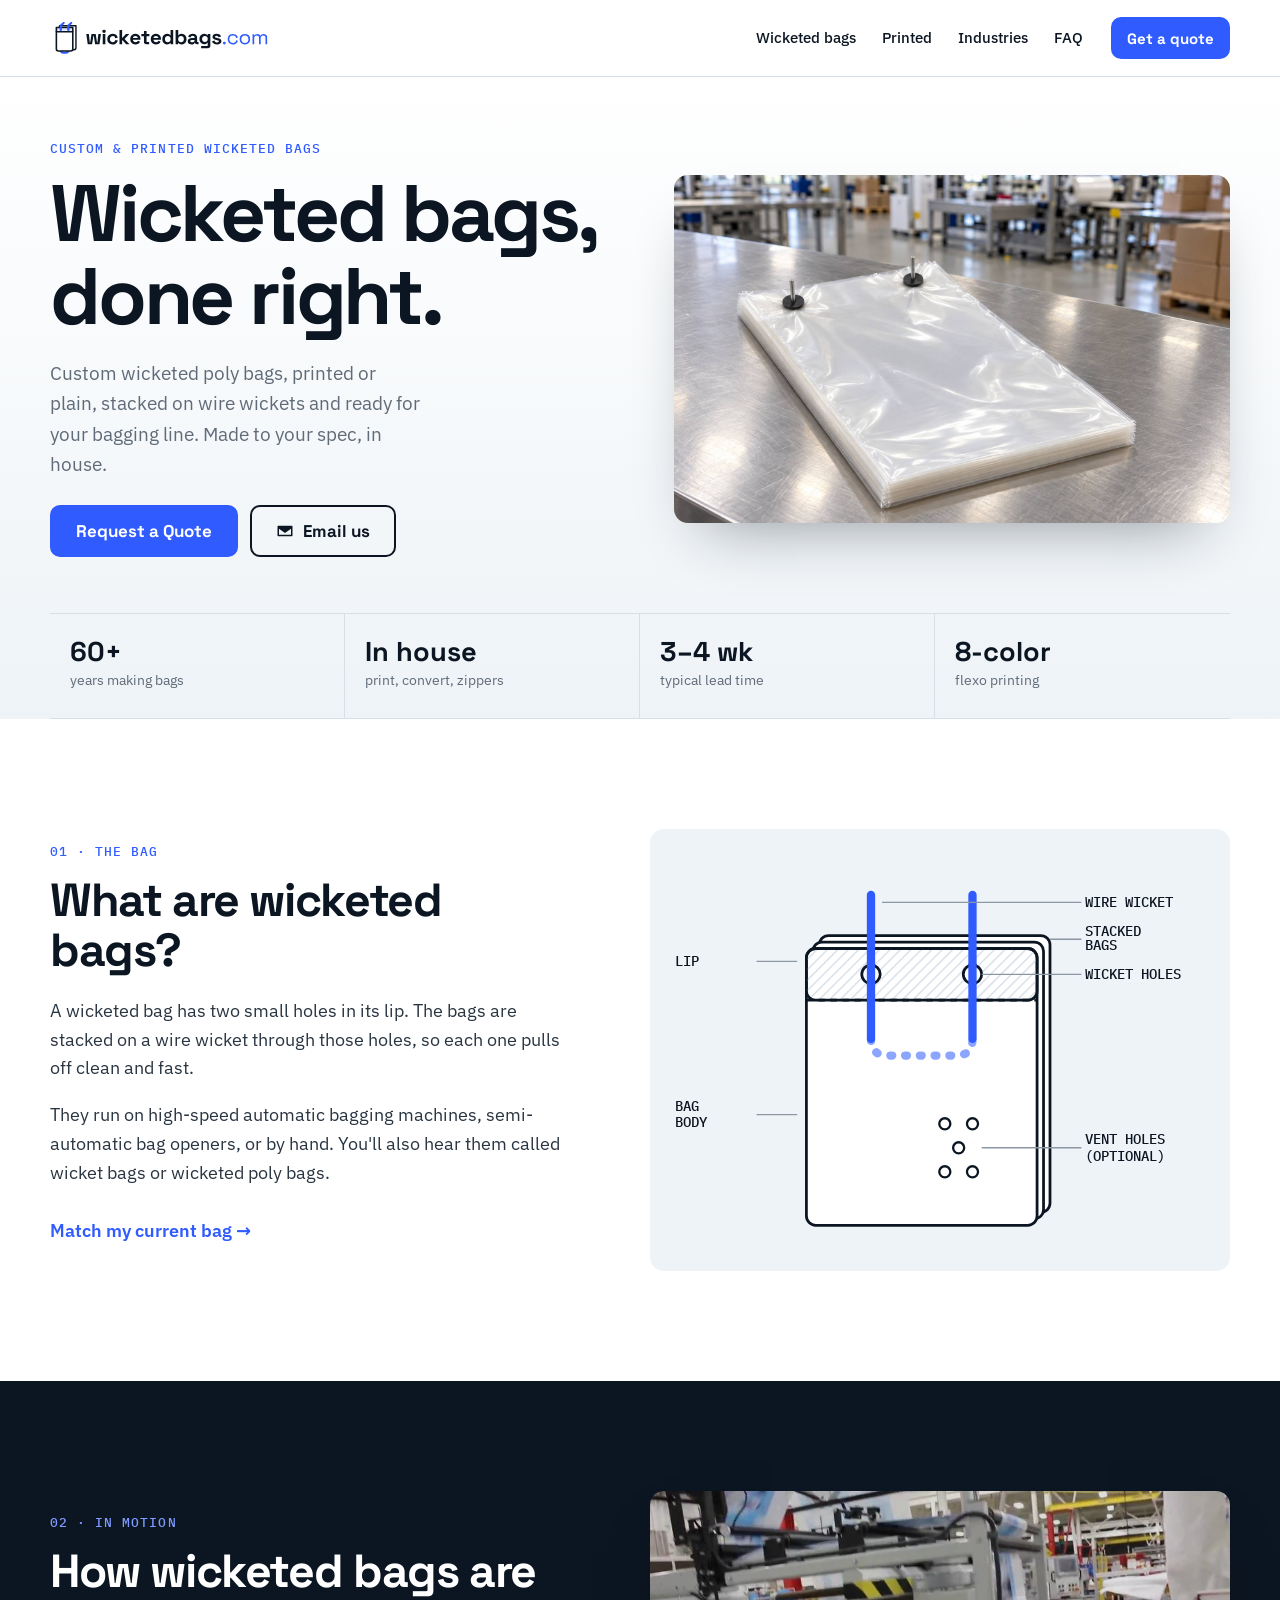
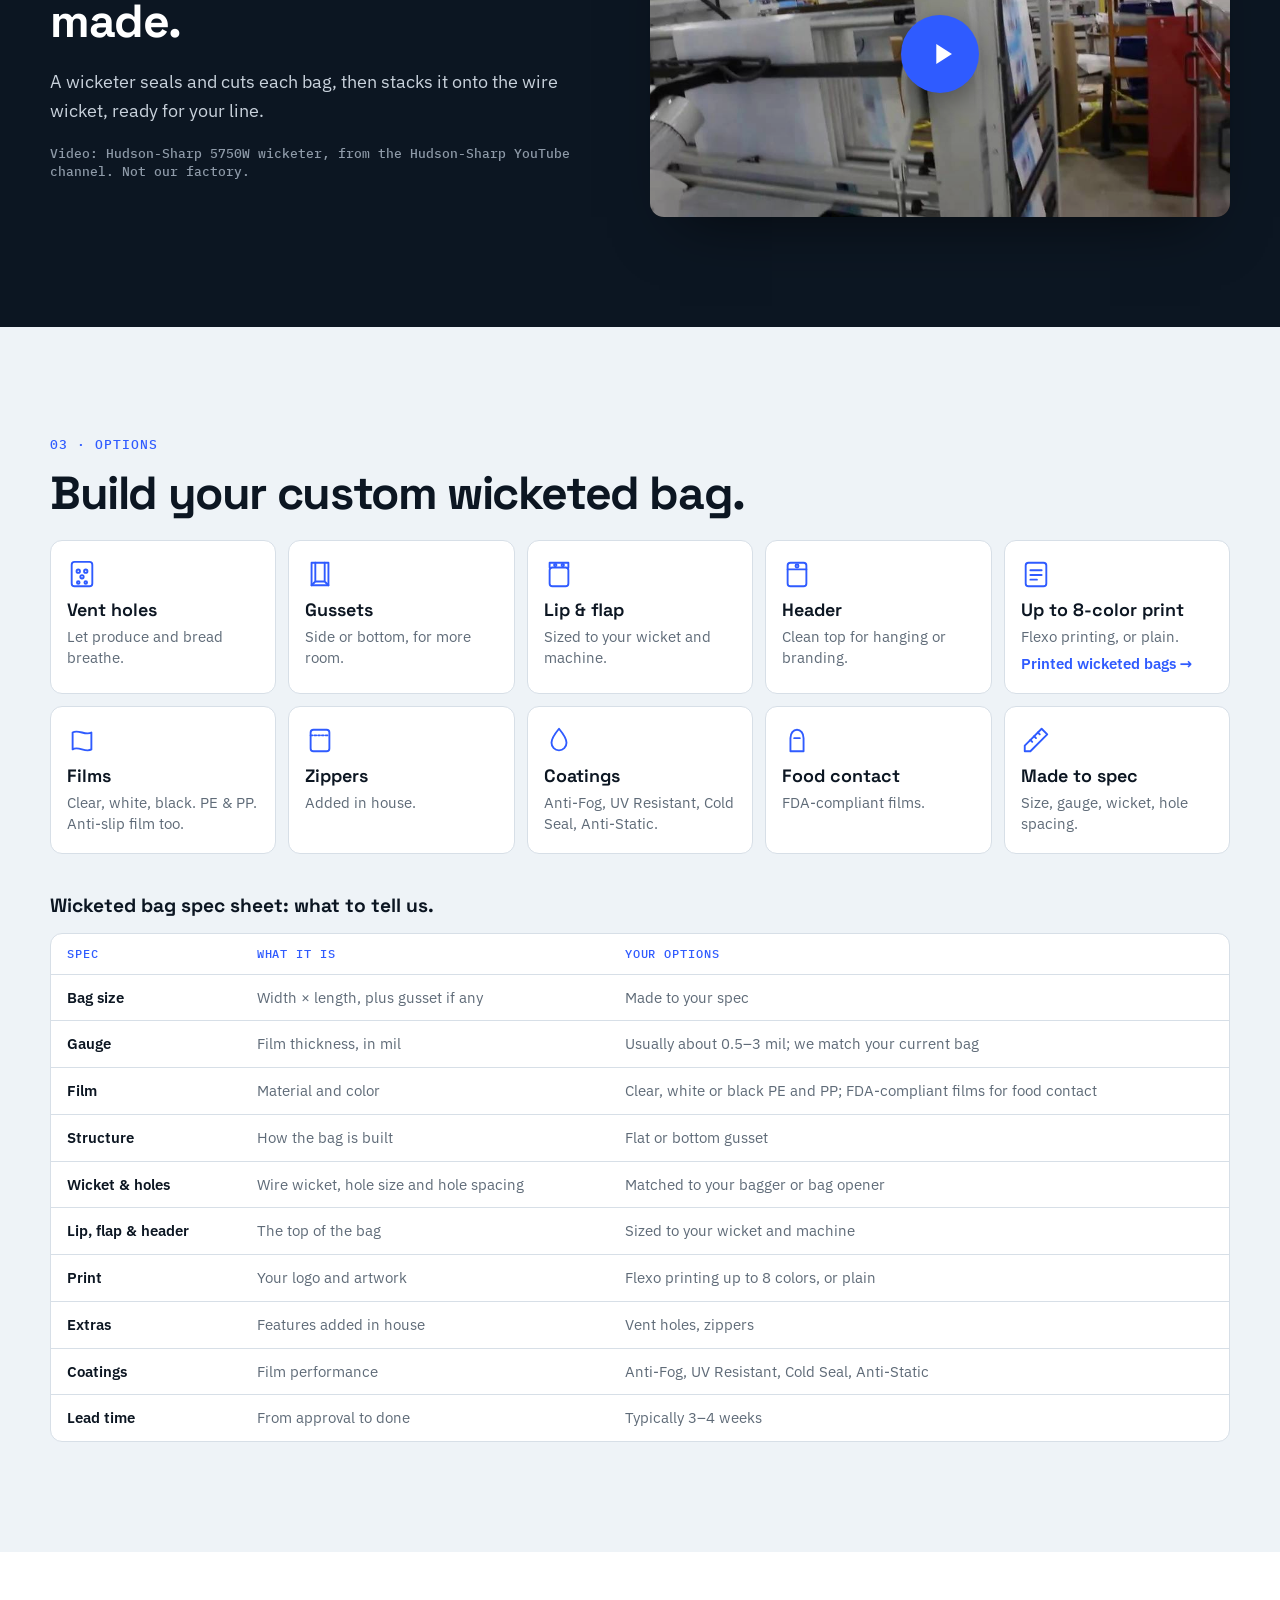
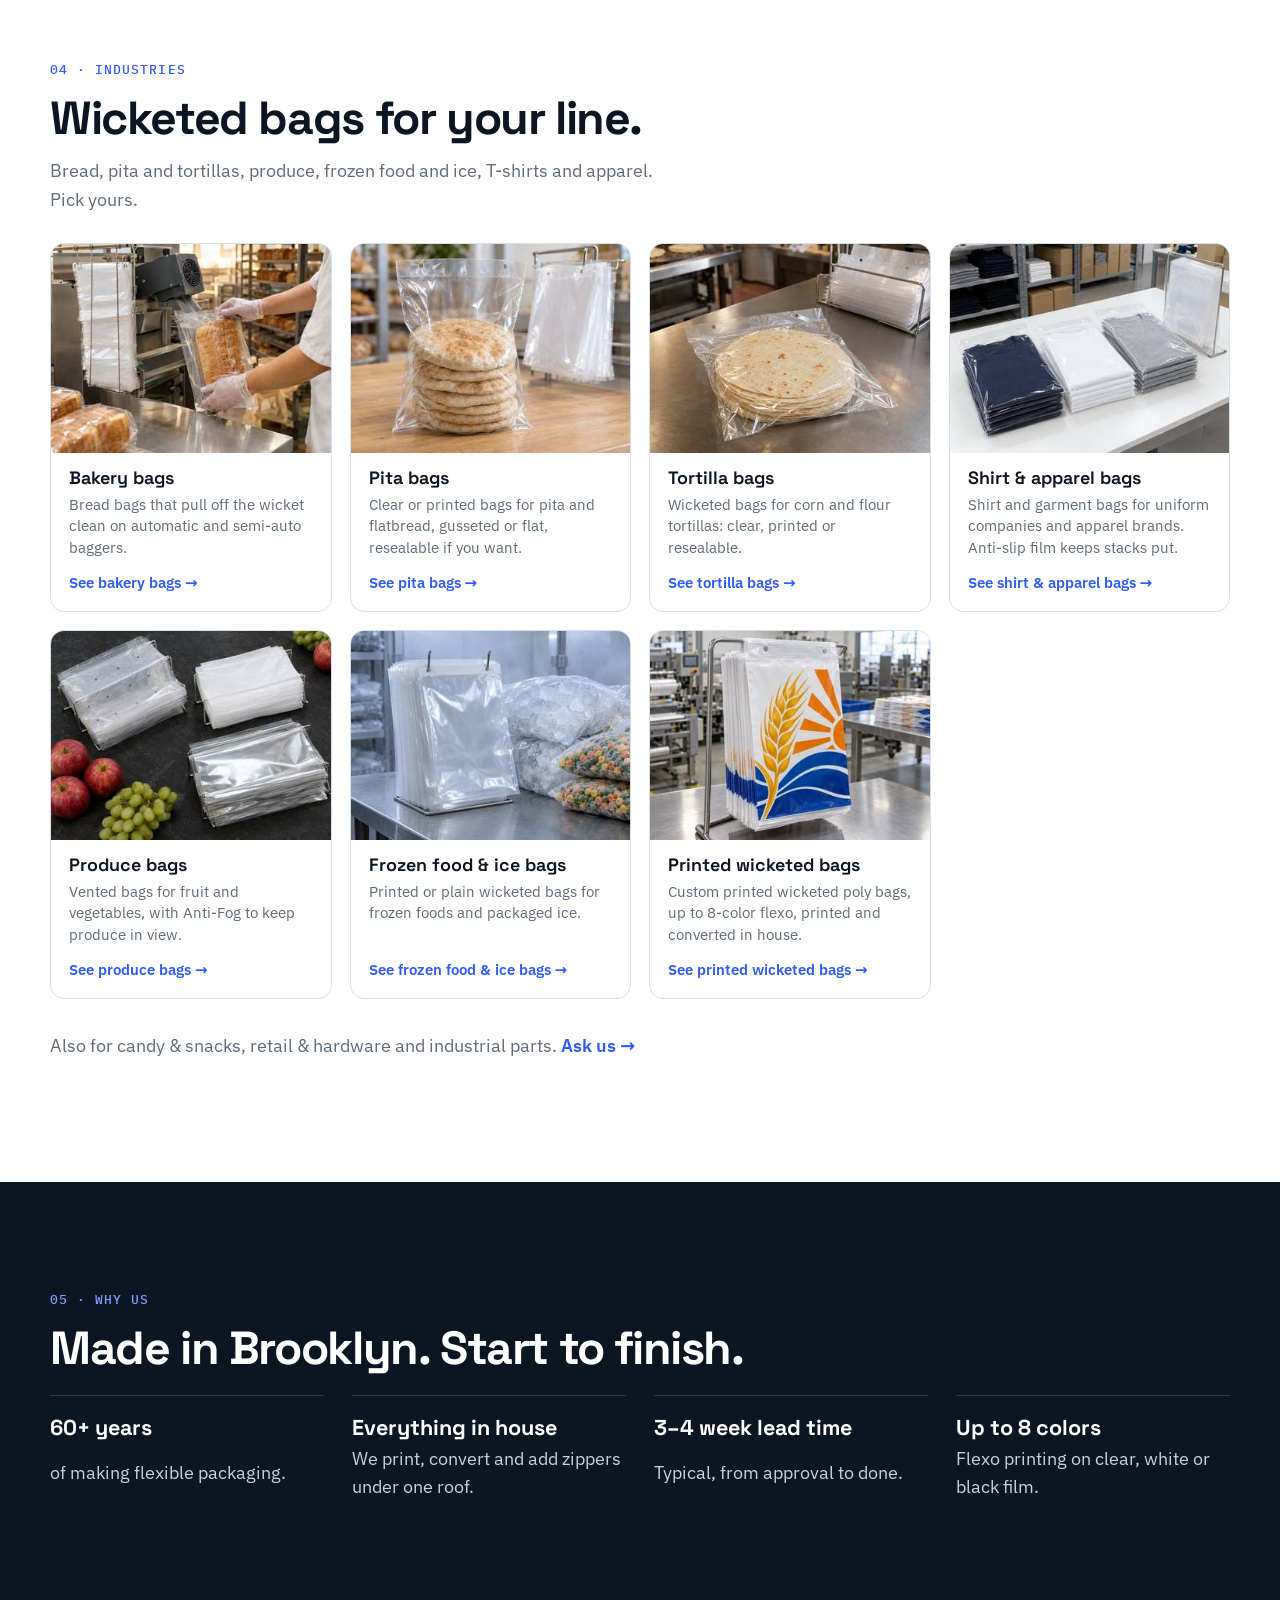
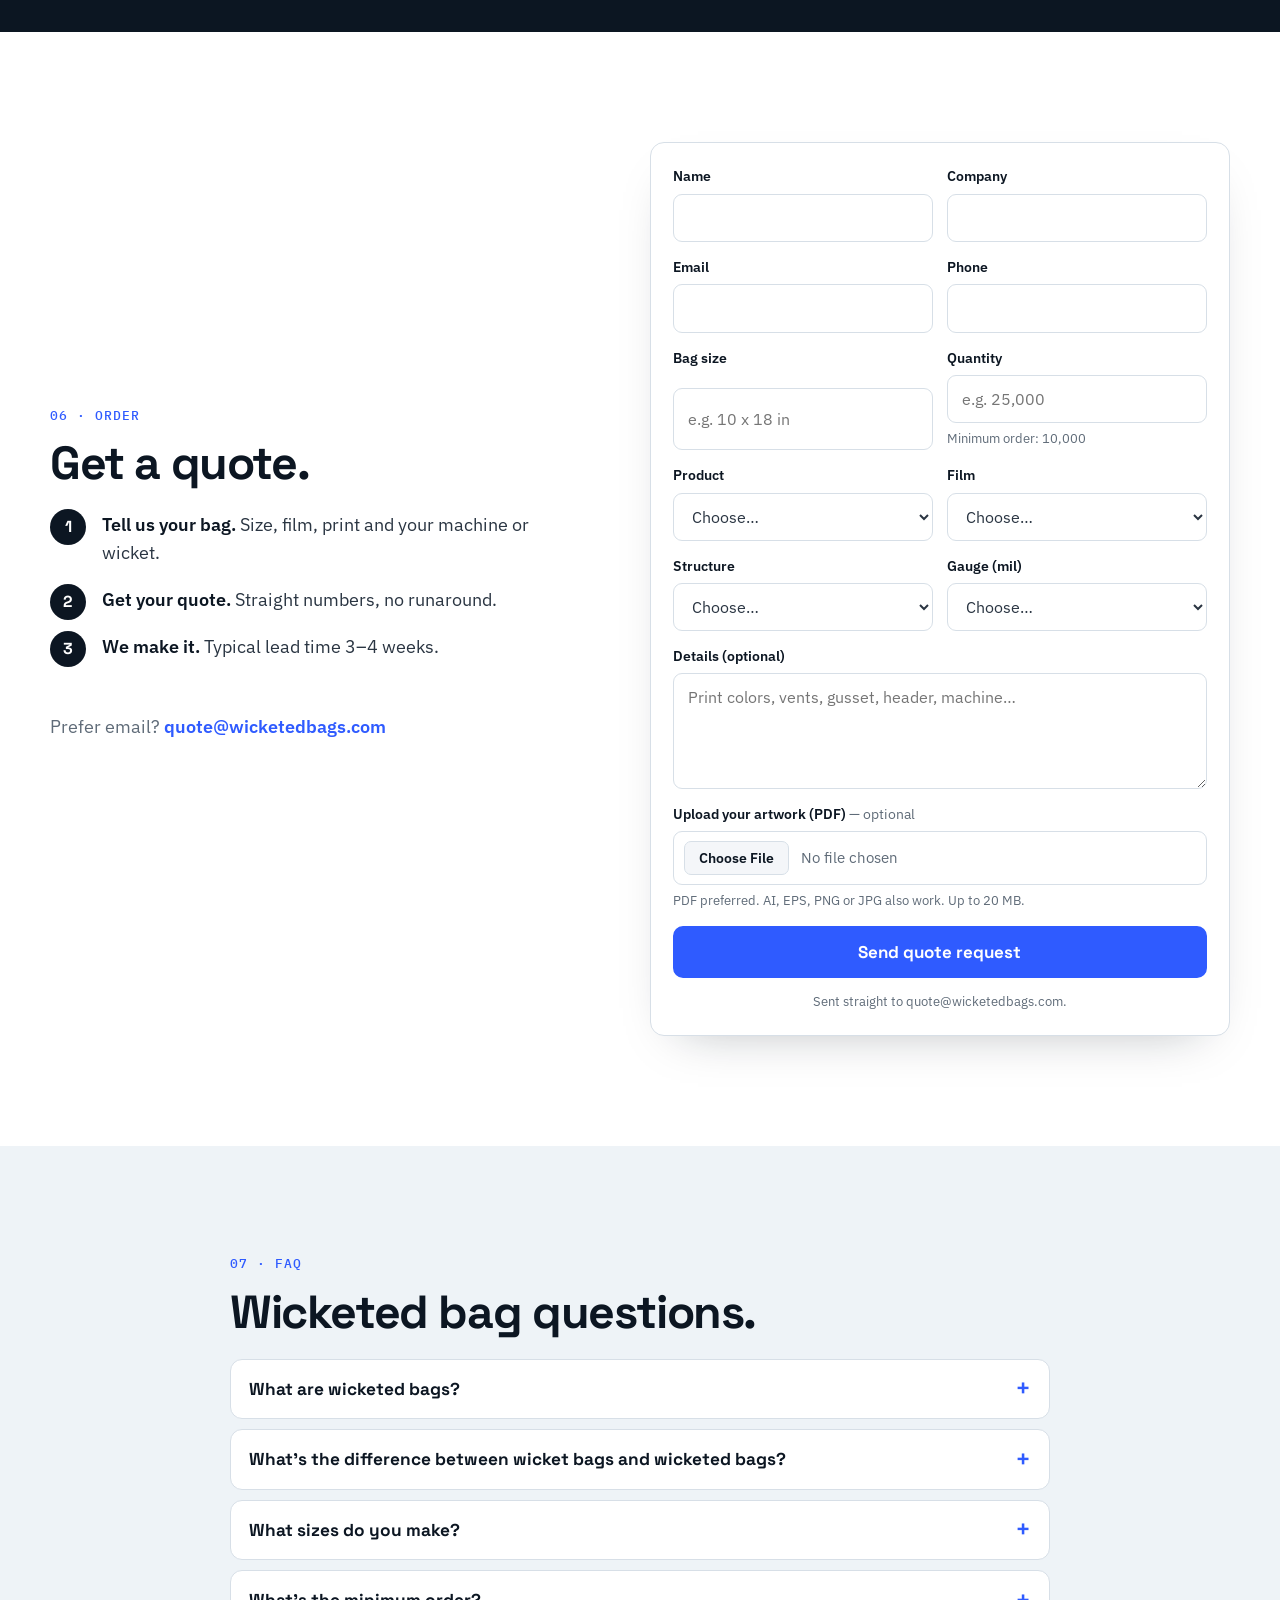
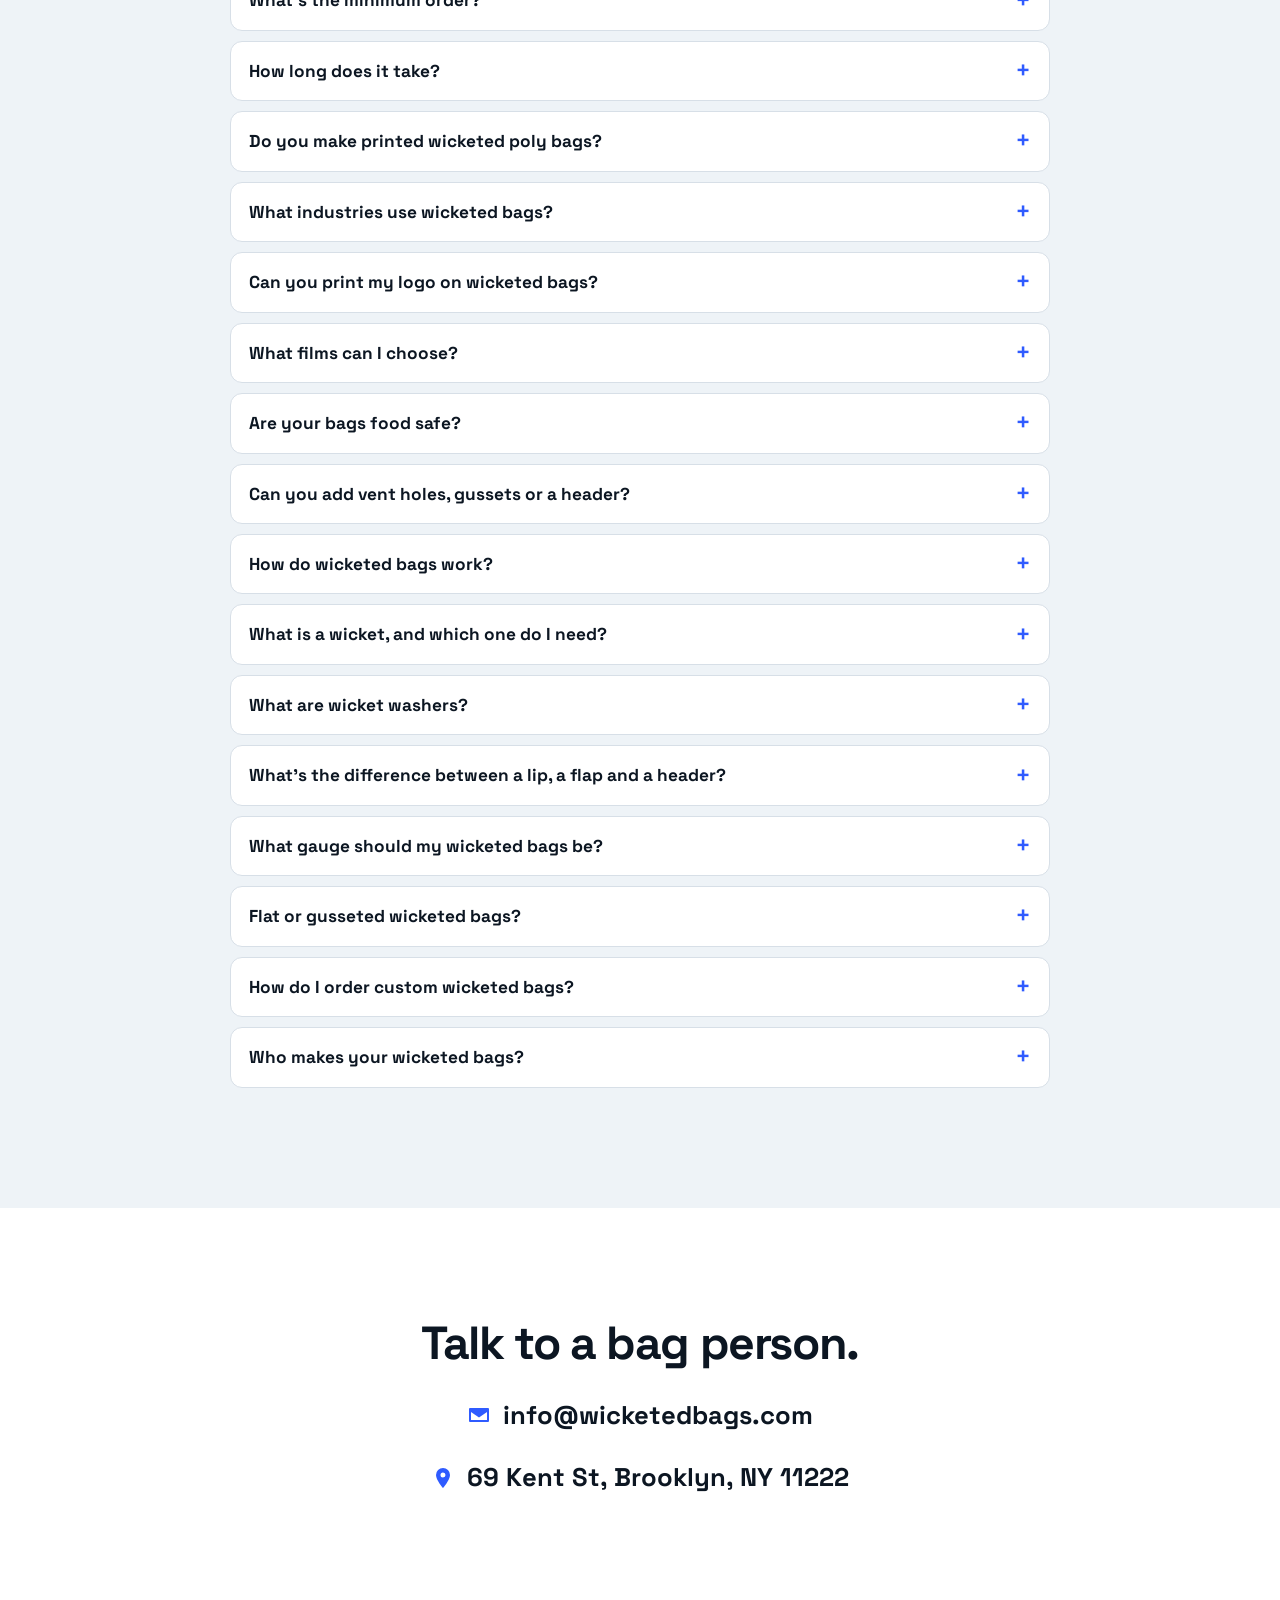
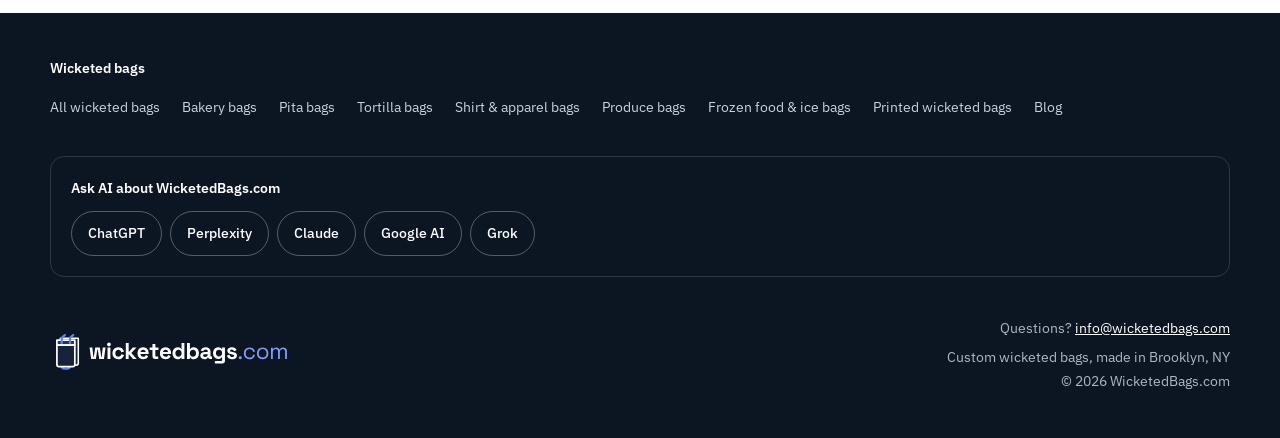
<file: index.html>
<!doctype html>
<html lang="en">
<head>
<meta charset="utf-8">
<meta name="viewport" content="width=device-width, initial-scale=1">
<title>Wicketed Bags | Custom &amp; Printed Wicketed Poly Bag Manufacturer</title>
<meta name="description" content="Wicketed bags made to spec in Brooklyn, NY. Custom and printed wicketed poly bags for bakery, pita, tortilla, produce, frozen food, ice and apparel. Up to 8-color print, 3–4 week lead time.">
<link rel="canonical" href="https://wicketedbags.com/">
<meta name="theme-color" content="#0C1622">
<meta property="og:type" content="website">
<meta property="og:site_name" content="WicketedBags.com">
<meta property="og:title" content="Wicketed Bags · Custom &amp; Printed Wicketed Poly Bags | WicketedBags.com">
<meta property="og:description" content="Custom and printed wicketed poly bags, made to spec in house in Brooklyn, NY. Up to 8-color print, 3–4 week lead time.">
<meta property="og:locale" content="en_US">
<meta name="twitter:card" content="summary_large_image">
<meta property="og:url" content="https://wicketedbags.com/">
<meta property="og:image" content="https://wicketedbags.com/og.png">
<link rel="icon" href="favicon.svg" type="image/svg+xml">
<link rel="icon" href="favicon.ico" sizes="32x32">
<link rel="apple-touch-icon" href="apple-touch-icon.png">
<link rel="preload" href="fonts/SpaceGrotesk-var.woff2" as="font" type="font/woff2" crossorigin>
<link rel="stylesheet" href="styles.css">
<script type="application/ld+json">
{
  "@context": "https://schema.org",
  "@graph": [
    {
      "@type": "Organization",
      "@id": "https://wicketedbags.com/#org",
      "name": "WicketedBags.com",
      "url": "https://wicketedbags.com/",
      "logo": "https://wicketedbags.com/assets/logo.png",
      "slogan": "Wicketed bags, done right.",
      "email": "info@wicketedbags.com",
      "address": {
        "@type": "PostalAddress",
        "streetAddress": "69 Kent St",
        "addressLocality": "Brooklyn",
        "addressRegion": "NY",
        "postalCode": "11222",
        "addressCountry": "US"
      },
      "contactPoint": {
        "@type": "ContactPoint",
        "email": "quote@wicketedbags.com",
        "contactType": "sales"
      },
      "description": "Custom and printed wicketed poly bags, made to spec in house in Brooklyn, NY.",
      "areaServed": {
        "@type": "Country",
        "name": "United States"
      },
      "knowsAbout": [
        "Wicketed bags",
        "Wicket bags",
        "Printed wicketed poly bags",
        "Bakery bags",
        "Produce bags",
        "Ice bags",
        "Flexographic printing"
      ]
    },
    {
      "@type": "WebSite",
      "@id": "https://wicketedbags.com/#site",
      "name": "WicketedBags.com",
      "url": "https://wicketedbags.com/",
      "publisher": {
        "@id": "https://wicketedbags.com/#org"
      }
    },
    {
      "@type": "WebPage",
      "@id": "https://wicketedbags.com/#page",
      "url": "https://wicketedbags.com/",
      "name": "Wicketed Bags | Custom & Printed Wicketed Poly Bag Manufacturer",
      "description": "Wicketed bags made to spec in Brooklyn, NY. Custom and printed wicketed poly bags for bakery, pita, tortilla, produce, frozen food, ice and apparel. Up to 8-color print, 3–4 week lead time.",
      "isPartOf": {
        "@id": "https://wicketedbags.com/#site"
      },
      "about": {
        "@id": "https://wicketedbags.com/#org"
      },
      "primaryImageOfPage": "https://wicketedbags.com/assets/hero.jpg",
      "inLanguage": "en-US"
    },
    {
      "@type": "FAQPage",
      "mainEntity": [
        {
          "@type": "Question",
          "name": "What are wicketed bags?",
          "acceptedAnswer": {
            "@type": "Answer",
            "text": "Poly bags with two small holes in the lip, stacked on a wire wicket. Each bag pulls off clean, so they load fast on automatic bagging machines, semi-automatic bag openers, or by hand."
          }
        },
        {
          "@type": "Question",
          "name": "What's the difference between wicket bags and wicketed bags?",
          "acceptedAnswer": {
            "@type": "Answer",
            "text": "Nothing. Wicket bags, wicketed bags and wicketed poly bags are names for the same thing: bags stacked on a wire wicket for fast loading."
          }
        },
        {
          "@type": "Question",
          "name": "What sizes do you make?",
          "acceptedAnswer": {
            "@type": "Answer",
            "text": "Made to your spec: bag size, gauge, wicket size and hole spacing. Send us your current bag or your machine's specs and we'll match it."
          }
        },
        {
          "@type": "Question",
          "name": "What's the minimum order?",
          "acceptedAnswer": {
            "@type": "Answer",
            "text": "Our minimum order is 10,000 bags."
          }
        },
        {
          "@type": "Question",
          "name": "How long does it take?",
          "acceptedAnswer": {
            "@type": "Answer",
            "text": "Typical lead time is 3–4 weeks. Everything is made in house in Brooklyn, NY."
          }
        },
        {
          "@type": "Question",
          "name": "Do you make printed wicketed poly bags?",
          "acceptedAnswer": {
            "@type": "Answer",
            "text": "Yes. Custom printed wicketed poly bags, flexo printed up to 8 colors on clear, white or black PE and PP film, then converted in house."
          }
        },
        {
          "@type": "Question",
          "name": "What industries use wicketed bags?",
          "acceptedAnswer": {
            "@type": "Answer",
            "text": "Bakeries, pita and tortilla makers, produce packers, frozen food and ice, apparel and T-shirt companies, candy and snacks, retail, hardware and industrial parts."
          }
        },
        {
          "@type": "Question",
          "name": "Can you print my logo on wicketed bags?",
          "acceptedAnswer": {
            "@type": "Answer",
            "text": "Yes. Flexo printing up to 8 colors, or plain bags with no print."
          }
        },
        {
          "@type": "Question",
          "name": "What films can I choose?",
          "acceptedAnswer": {
            "@type": "Answer",
            "text": "Clear, white and black films, in PE and PP. Add coatings like Anti-Fog, UV Resistant, Cold Seal or Anti-Static."
          }
        },
        {
          "@type": "Question",
          "name": "Are your bags food safe?",
          "acceptedAnswer": {
            "@type": "Answer",
            "text": "We use FDA-compliant films for food contact: bread, produce, frozen food, ice, candy and snacks."
          }
        },
        {
          "@type": "Question",
          "name": "Can you add vent holes, gussets or a header?",
          "acceptedAnswer": {
            "@type": "Answer",
            "text": "Yes: vent holes, gussets, a lip or flap, a header, and zippers added in house."
          }
        },
        {
          "@type": "Question",
          "name": "How do wicketed bags work?",
          "acceptedAnswer": {
            "@type": "Answer",
            "text": "The bags are stacked on a bent wire wicket that runs through two holes in each bag's lip. On a bagger, air blows the top bag open, the product goes in, and the filled bag tears off the wicket along a perforation, leaving the lip on the wire. The next bag is ready right behind it."
          }
        },
        {
          "@type": "Question",
          "name": "What is a wicket, and which one do I need?",
          "acceptedAnswer": {
            "@type": "Answer",
            "text": "A wicket is the bent wire, usually U-shaped, that holds the stack together through the wicket holes. The wire, the hole size and the spacing between the holes have to match your bagging machine or bag opener. Send us your current bag or your machine's specs and we'll match them."
          }
        },
        {
          "@type": "Question",
          "name": "What are wicket washers?",
          "acceptedAnswer": {
            "@type": "Answer",
            "text": "Washers slide onto the wicket wire in front of and behind the stack. They hold the bags snug so they don't slip or tear off the wire before they're used. Tell us what your line runs and we'll match the stack to it."
          }
        },
        {
          "@type": "Question",
          "name": "What's the difference between a lip, a flap and a header?",
          "acceptedAnswer": {
            "@type": "Answer",
            "text": "The lip is the strip above the bag opening that carries the wicket holes, and it stays on the wicket when the bag tears off. A flap folds over the opening to close the bag. A header is a clean strip at the top of the bag for hanging or for branding."
          }
        },
        {
          "@type": "Question",
          "name": "What gauge should my wicketed bags be?",
          "acceptedAnswer": {
            "@type": "Answer",
            "text": "Gauge is film thickness, measured in mil. Most wicketed bags run between about 0.5 and 3 mil: thinner for bread and produce, heavier for ice, frozen food and heavier products. Send your current bag and we'll match it, or ask and we'll suggest one."
          }
        },
        {
          "@type": "Question",
          "name": "Flat or gusseted wicketed bags?",
          "acceptedAnswer": {
            "@type": "Answer",
            "text": "Flat bags work for most products. A bottom gusset adds depth, so loaves, rolls and boxed or bulky items fit and stand better. We make all three."
          }
        },
        {
          "@type": "Question",
          "name": "How do I order custom wicketed bags?",
          "acceptedAnswer": {
            "@type": "Answer",
            "text": "Fill in the quote form above, or email quote@wicketedbags.com with your bag size, quantity, product, film, structure and gauge. A sample of your current bag helps us match it exactly. We send your quote, you approve, and typical lead time is 3–4 weeks."
          }
        },
        {
          "@type": "Question",
          "name": "Who makes your wicketed bags?",
          "acceptedAnswer": {
            "@type": "Answer",
            "text": "We do, in Brooklyn, NY, with 60+ years of making flexible packaging. Printing, bag making and wicketing all happen in house under one roof."
          }
        }
      ],
      "@id": "https://wicketedbags.com/#faq"
    }
  ]
}
</script>
<script src="https://wicketedbags-visits.sites.tab.bot/v.js" defer></script>
</head>
<body>
<a class="skip" href="#main">Skip to content</a>
<header class="top">
 <div class="wrap bar">
  <a class="brand" href="./" aria-label="WicketedBags.com home"><img src="assets/logo.svg" alt="wicketedbags.com" width="207" height="31"></a>
  <nav aria-label="Main"><a href="#what">Wicketed bags</a><a href="printed-wicketed-bags/">Printed</a><a href="#industries">Industries</a><a href="#faq">FAQ</a></nav>
  <!--@hdr-btn--><a class="btn btn-sm btn-quote" href="#quote">Get a quote</a><!--/@hdr-btn-->
 </div>
</header>
<main id="main">
<section class="hero">
 <div class="wrap hero-grid">
  <div class="hero-copy">
   <p class="eyebrow">Custom &amp; printed wicketed bags</p>
   <h1>Wicketed bags, done&nbsp;right.</h1>
   <p class="lede">Custom wicketed poly bags, printed or plain, stacked on wire wickets and ready for your bagging line. Made to your spec, in house.</p>
   <div class="ctas"><a class="btn" href="#quote">Request a Quote</a><!--@hero-cta2--><a class="btn btn-ghost" href="mailto:info@wicketedbags.com"><svg viewBox="0 0 24 24" aria-hidden="true"><path fill="currentColor" d="M3 5h18a1 1 0 0 1 1 1v12a1 1 0 0 1-1 1H3a1 1 0 0 1-1-1V6a1 1 0 0 1 1-1zm9 7.2L4.4 7H19.6zM4 9v8h16V9l-8 5.5z"/></svg><span>Email us</span></a><!--/@hero-cta2--></div>
  </div>
  <figure class="hero-img"><img src="assets/hero.jpg" alt="Stack of clear custom wicketed poly bags on a wire wicket" width="1088" height="608" fetchpriority="high"></figure>
 </div>
 <ul class="wrap proof">
  <li><b>60+</b><span>years making bags</span></li>
  <li><b>In house</b><span>print, convert, zippers</span></li>
  <li><b>3–4 wk</b><span>typical lead time</span></li>
  <li><b>8-color</b><span>flexo printing</span></li>
 </ul>
</section>

<section id="what" class="sec">
 <div class="wrap two">
  <div>
   <p class="kicker">01 · The bag</p>
   <h2>What are wicketed bags?</h2>
   <p>A wicketed bag has two small holes in its lip. The bags are stacked on a wire wicket through those holes, so each one pulls off clean and fast.</p>
   <p>They run on high-speed automatic bagging machines, semi-automatic bag openers, or by hand. You'll also hear them called wicket bags or wicketed poly bags.</p>
   <a class="link" href="#quote">Match my current bag →</a>
  </div>
  <figure class="diagram-wrap"><svg class="diagram" viewBox="0 0 590 440" role="img" aria-labelledby="dgt"><title id="dgt">Diagram of a wicketed bag stack on a wire wicket</title>
<defs><pattern id="hatch" width="8" height="8" patternUnits="userSpaceOnUse" patternTransform="rotate(45)"><line x1="0" y1="0" x2="0" y2="8" stroke="#D5DEE7" stroke-width="3"/></pattern></defs>
<g fill="#fff" stroke="#0C1622" stroke-width="3">
<rect x="164" y="96" width="250" height="300" rx="10"/><rect x="157" y="103" width="250" height="300" rx="10"/><rect x="150" y="110" width="250" height="300" rx="10"/></g>
<rect x="150" y="110" width="250" height="56" rx="10" fill="url(#hatch)" stroke="#0C1622" stroke-width="3"/>
<line x1="150" y1="166" x2="400" y2="166" stroke="#0C1622" stroke-width="3" stroke-dasharray="7 6"/>
<g fill="#fff" stroke="#0C1622" stroke-width="2.5"><circle cx="300" cy="300" r="6"/><circle cx="330" cy="300" r="6"/><circle cx="315" cy="326" r="6"/><circle cx="300" cy="352" r="6"/><circle cx="330" cy="352" r="6"/></g>
<path d="M220 52 V208" stroke="#2F5BFF" stroke-width="9" stroke-linecap="round"/><path d="M330 52 V208" stroke="#2F5BFF" stroke-width="9" stroke-linecap="round"/>
<path d="M220 208 Q220 226 238 226 H312 Q330 226 330 208" fill="none" stroke="#2F5BFF" stroke-width="9" stroke-dasharray="2 14" stroke-linecap="round" opacity=".55"/>
<circle cx="220" cy="138" r="10" fill="#fff" stroke="#0C1622" stroke-width="3"/><circle cx="330" cy="138" r="10" fill="#fff" stroke="#0C1622" stroke-width="3"/>
<path d="M220 128 V148 M330 128 V148" stroke="#2F5BFF" stroke-width="9" stroke-linecap="round"/>
<g font-family="IBM Plex Mono, monospace" font-size="15" fill="#0C1622" font-weight="500">
<line x1="232" y1="60" x2="448" y2="60" stroke="#8B97A4" stroke-width="1.5"/><text x="452" y="65">WIRE WICKET</text>
<line x1="340" y1="138" x2="448" y2="138" stroke="#8B97A4" stroke-width="1.5"/><text x="452" y="143">WICKET HOLES</text>
<line x1="140" y1="124" x2="96" y2="124" stroke="#8B97A4" stroke-width="1.5"/><text x="8" y="129">LIP</text>
<line x1="340" y1="326" x2="448" y2="326" stroke="#8B97A4" stroke-width="1.5"/><text x="452" y="322">VENT HOLES</text><text x="452" y="340">(OPTIONAL)</text>
<line x1="140" y1="290" x2="96" y2="290" stroke="#8B97A4" stroke-width="1.5"/><text x="8" y="286">BAG</text><text x="8" y="304">BODY</text>
<line x1="414" y1="100" x2="448" y2="100" stroke="#8B97A4" stroke-width="1.5"/><text x="452" y="96">STACKED</text><text x="452" y="112">BAGS</text>
</g></svg></figure>
 </div>
</section>

<section id="video" class="sec sec-ink">
 <div class="wrap two">
  <div>
   <p class="kicker">02 · In motion</p>
   <h2>How wicketed bags are made.</h2>
   <p>A wicketer seals and cuts each bag, then stacks it onto the wire wicket, ready for your line.</p>
   <p class="vcap">Video: Hudson-Sharp 5750W wicketer, from the Hudson-Sharp YouTube channel. Not our factory.</p>
  </div>
  <div class="yt" data-id="YD0H01mKFPo">
   <a class="yt-btn" href="https://www.youtube.com/watch?v=YD0H01mKFPo" target="_blank" rel="noopener" aria-label="Play video: Hudson-Sharp 5750W high speed wicketer">
    <img src="assets/video-poster.jpg" alt="Wicketer machine stacking printed bags onto wickets" width="1280" height="720" loading="lazy">
    <span class="play" aria-hidden="true"><svg viewBox="0 0 24 24"><path fill="currentColor" d="M8 5v14l11-7z"/></svg></span>
   </a>
  </div>
 </div>
</section>

<section id="options" class="sec sec-frost">
 <div class="wrap">
  <p class="kicker">03 · Options</p>
  <h2>Build your custom wicketed bag.</h2>
  <ul class="opts"><li><svg viewBox="0 0 32 32" aria-hidden="true" fill="none" stroke="currentColor" stroke-width="2" stroke-linecap="round" stroke-linejoin="round"><rect x="5" y="3" width="22" height="26" rx="3"/><circle cx="12" cy="13" r="1.8"/><circle cx="20" cy="13" r="1.8"/><circle cx="16" cy="19" r="1.8"/><circle cx="12" cy="25" r="1.4"/><circle cx="20" cy="25" r="1.4"/></svg><h3>Vent holes</h3><p>Let produce and bread breathe.</p></li><li><svg viewBox="0 0 32 32" aria-hidden="true" fill="none" stroke="currentColor" stroke-width="2" stroke-linecap="round" stroke-linejoin="round"><path d="M7 4h18v24H7z"/><path d="M7 28l4-4h10l4 4M11 24V4M21 24V4"/></svg><h3>Gussets</h3><p>Side or bottom, for more room.</p></li><li><svg viewBox="0 0 32 32" aria-hidden="true" fill="none" stroke="currentColor" stroke-width="2" stroke-linecap="round" stroke-linejoin="round"><rect x="6" y="9" width="20" height="20" rx="3"/><path d="M6 9V4h20v5"/><circle cx="12" cy="6.5" r="1.3"/><circle cx="20" cy="6.5" r="1.3"/></svg><h3>Lip &amp; flap</h3><p>Sized to your wicket and machine.</p></li><li><svg viewBox="0 0 32 32" aria-hidden="true" fill="none" stroke="currentColor" stroke-width="2" stroke-linecap="round" stroke-linejoin="round"><rect x="6" y="4" width="20" height="25" rx="3"/><path d="M6 11h20"/><circle cx="16" cy="7.5" r="1.6"/></svg><h3>Header</h3><p>Clean top for hanging or branding.</p></li><li><svg viewBox="0 0 32 32" aria-hidden="true" fill="none" stroke="currentColor" stroke-width="2" stroke-linecap="round" stroke-linejoin="round"><rect x="5" y="4" width="22" height="25" rx="3"/><path d="M10 12h12M10 17h12M10 22h7"/></svg><h3>Up to 8-color print</h3><p>Flexo printing, or plain. <a href="printed-wicketed-bags/">Printed wicketed bags →</a></p></li><li><svg viewBox="0 0 32 32" aria-hidden="true" fill="none" stroke="currentColor" stroke-width="2" stroke-linecap="round" stroke-linejoin="round"><path d="M6 8c6-4 14 4 20 0v18c-6 4-14-4-20 0z"/></svg><h3>Films</h3><p>Clear, white, black. PE &amp; PP. Anti-slip film too.</p></li><li><svg viewBox="0 0 32 32" aria-hidden="true" fill="none" stroke="currentColor" stroke-width="2" stroke-linecap="round" stroke-linejoin="round"><rect x="6" y="5" width="20" height="23" rx="3"/><path d="M6 11h20" stroke-dasharray="2 2"/></svg><h3>Zippers</h3><p>Added in house.</p></li><li><svg viewBox="0 0 32 32" aria-hidden="true" fill="none" stroke="currentColor" stroke-width="2" stroke-linecap="round" stroke-linejoin="round"><path d="M16 4c5 6 8 10 8 15a8 8 0 0 1-16 0c0-5 3-9 8-15z"/></svg><h3>Coatings</h3><p>Anti-Fog, UV Resistant, Cold Seal, Anti-Static.</p></li><li><svg viewBox="0 0 32 32" aria-hidden="true" fill="none" stroke="currentColor" stroke-width="2" stroke-linecap="round" stroke-linejoin="round"><path d="M9 28V14c0-5 3-9 7-9s7 4 7 9v14z"/><path d="M13 14h6"/></svg><h3>Food contact</h3><p>FDA-compliant films.</p></li><li><svg viewBox="0 0 32 32" aria-hidden="true" fill="none" stroke="currentColor" stroke-width="2" stroke-linecap="round" stroke-linejoin="round"><path d="M4 22L22 4l6 6-18 18H4z"/><path d="M10 16l2 2M14 12l2 2M18 8l2 2"/></svg><h3>Made to spec</h3><p>Size, gauge, wicket, hole spacing.</p></li></ul>
  <h3 class="spec-h">Wicketed bag spec sheet: what to tell us.</h3>
  <div class="spec-wrap"><table class="spec"><thead><tr><th scope="col">Spec</th><th scope="col">What it is</th><th scope="col">Your options</th></tr></thead><tbody><tr><th scope="row">Bag size</th><td>Width × length, plus gusset if any</td><td>Made to your spec</td></tr><tr><th scope="row">Gauge</th><td>Film thickness, in mil</td><td>Usually about 0.5–3 mil; we match your current bag</td></tr><tr><th scope="row">Film</th><td>Material and color</td><td>Clear, white or black PE and PP; FDA-compliant films for food contact</td></tr><tr><th scope="row">Structure</th><td>How the bag is built</td><td>Flat or bottom gusset</td></tr><tr><th scope="row">Wicket &amp; holes</th><td>Wire wicket, hole size and hole spacing</td><td>Matched to your bagger or bag opener</td></tr><tr><th scope="row">Lip, flap &amp; header</th><td>The top of the bag</td><td>Sized to your wicket and machine</td></tr><tr><th scope="row">Print</th><td>Your logo and artwork</td><td>Flexo printing up to 8 colors, or plain</td></tr><tr><th scope="row">Extras</th><td>Features added in house</td><td>Vent holes, zippers</td></tr><tr><th scope="row">Coatings</th><td>Film performance</td><td>Anti-Fog, UV Resistant, Cold Seal, Anti-Static</td></tr><tr><th scope="row">Lead time</th><td>From approval to done</td><td>Typically 3–4 weeks</td></tr></tbody></table></div>
 </div>
</section>

<section id="industries" class="sec">
 <div class="wrap">
  <p class="kicker">04 · Industries</p>
  <h2>Wicketed bags for your line.</h2>
  <p class="sec-lede">Bread, pita and tortillas, produce, frozen food and ice, T-shirts and apparel. Pick yours.</p>
  <ul class="ind-cards"><li><a href="bakery-bags/"><img src="assets/thumb-bakery.jpg" alt="Clear wicketed bread bags for bakeries" width="560" height="420" loading="lazy"><h3>Bakery bags</h3><p>Bread bags that pull off the wicket clean on automatic and semi-auto baggers.</p><span class="more" aria-hidden="true">See bakery bags →</span></a></li><li><a href="pita-bags/"><img src="assets/thumb-pita.jpg" alt="Wicketed pita bread bags" width="560" height="420" loading="lazy"><h3>Pita bags</h3><p>Clear or printed bags for pita and flatbread, gusseted or flat, resealable if you want.</p><span class="more" aria-hidden="true">See pita bags →</span></a></li><li><a href="tortilla-bags/"><img src="assets/thumb-tortilla.jpg" alt="Wicketed tortilla bags" width="560" height="420" loading="lazy"><h3>Tortilla bags</h3><p>Wicketed bags for corn and flour tortillas: clear, printed or resealable.</p><span class="more" aria-hidden="true">See tortilla bags →</span></a></li><li><a href="apparel-bags/"><img src="assets/thumb-apparel.jpg" alt="Wicketed shirt and apparel poly bags" width="560" height="420" loading="lazy"><h3>Shirt &amp; apparel bags</h3><p>Shirt and garment bags for uniform companies and apparel brands. Anti-slip film keeps stacks put.</p><span class="more" aria-hidden="true">See shirt &amp; apparel bags →</span></a></li><li><a href="produce-bags/"><img src="assets/thumb-produce.jpg" alt="Vented wicketed produce bags" width="560" height="420" loading="lazy"><h3>Produce bags</h3><p>Vented bags for fruit and vegetables, with Anti-Fog to keep produce in view.</p><span class="more" aria-hidden="true">See produce bags →</span></a></li><li><a href="frozen-food-bags/"><img src="assets/thumb-frozen.jpg" alt="Wicketed frozen food and ice bags" width="560" height="420" loading="lazy"><h3>Frozen food &amp; ice bags</h3><p>Printed or plain wicketed bags for frozen foods and packaged ice.</p><span class="more" aria-hidden="true">See frozen food &amp; ice bags →</span></a></li><li><a href="printed-wicketed-bags/"><img src="assets/thumb-printed.jpg" alt="Custom printed wicketed poly bags on a wire wicket" width="560" height="420" loading="lazy"><h3>Printed wicketed bags</h3><p>Custom printed wicketed poly bags, up to 8-color flexo, printed and converted in house.</p><span class="more" aria-hidden="true">See printed wicketed bags →</span></a></li></ul>
  <p class="ind-also">Also for candy &amp; snacks, retail &amp; hardware and industrial parts. <a href="#quote">Ask us →</a></p>
 </div>
</section>

<section id="why" class="sec sec-ink">
 <div class="wrap">
  <p class="kicker">05 · Why us</p>
  <h2>Made in Brooklyn. Start to finish.</h2>
  <ul class="why">
   <li><b>60+ years</b><span>of making flexible packaging.</span></li>
   <li><b>Everything in house</b><span>We print, convert and add zippers under one roof.</span></li>
   <li><b>3–4 week lead time</b><span>Typical, from approval to done.</span></li>
   <li><b>Up to 8 colors</b><span>Flexo printing on clear, white or black film.</span></li>
  </ul>
 </div>
</section>

<section id="quote" class="sec">
 <div class="wrap two">
  <div>
   <p class="kicker">06 · Order</p>
   <h2>Get a quote.</h2>
   <ol class="steps">
    <li><b>Tell us your bag.</b> Size, film, print and your machine or wicket.</li>
    <li><b>Get your quote.</b> Straight numbers, no runaround.</li>
    <li><b>We make it.</b> Typical lead time 3–4 weeks.</li>
   </ol>
   <!--@alt--><p class="alt">Prefer email? <a href="mailto:quote@wicketedbags.com?subject=Quote%20request">quote@wicketedbags.com</a></p><!--/@alt-->
  </div>
  <form class="quote" id="quoteForm" action="https://api.web3forms.com/submit" method="post" data-to="quote@wicketedbags.com" data-upload="https://wicketedbags-uploads.sites.tab.bot/upload"><!--@form-hidden--><input type="hidden" name="access_key" value="6cf7631e-6976-4da2-b600-f38e5e8c095f"><input type="hidden" name="subject" value="Quote request from WicketedBags.com"><input type="hidden" name="from_name" value="WicketedBags.com"><input type="checkbox" name="botcheck" class="hp" tabindex="-1" autocomplete="off" aria-hidden="true"><!--/@form-hidden-->
   <!--@form-fields-->
   <div class="row2"><label>Name<input name="name" autocomplete="name" required></label><label>Company<input name="company" autocomplete="organization" required></label></div>
   <div class="row2"><label>Email<input name="email" type="email" autocomplete="email" required></label><label>Phone<input name="phone" type="tel" autocomplete="tel" required></label></div>
   <div class="row2"><label>Bag size<input name="size" placeholder="e.g. 10 x 18 in" required></label><label>Quantity<input name="qty" placeholder="e.g. 25,000" inputmode="numeric" min="10000" data-moq="10000" aria-describedby="qty-hint" required><span class="hint" id="qty-hint">Minimum order: 10,000</span></label></div>
   <div class="row2"><div class="fld"><label>Product<select name="product" required><option value="" disabled selected>Choose…</option><option>Not sure</option><option>Bakery &amp; bread bags</option><option>Pita bags</option><option>Tortilla bags</option><option>Shirt &amp; apparel bags</option><option>Produce bags</option><option>Frozen food &amp; ice bags</option><option>Printed wicketed bags</option><option>Candy &amp; snacks</option><option>Retail &amp; hardware</option><option>Industrial parts</option><option>Other</option></select></label><label class="other" data-for="product" hidden>Type the product<input name="product_other" maxlength="120" disabled></label></div><div class="fld"><label>Film<select name="film" required><option value="" disabled selected>Choose…</option><option>Clear PE (polyethylene)</option><option>Clear PP (polypropylene)</option><option>White</option><option>Black</option><option>Other</option></select></label><label class="other" data-for="film" hidden>Type the film<input name="film_other" maxlength="120" disabled></label></div></div>
   <div class="row2"><div class="fld"><label>Structure<select name="structure" required><option value="" disabled selected>Choose…</option><option>Flat</option><option>Bottom gusset</option><option>Other</option></select></label><label class="other" data-for="structure" hidden>Type the structure<input name="structure_other" maxlength="120" disabled></label></div><div class="fld"><label>Gauge (mil)<select name="gauge" required><option value="" disabled selected>Choose…</option><option>0.5 mil</option><option>0.75 mil</option><option>1 mil</option><option>1.25 mil</option><option>1.5 mil</option><option>2 mil</option><option>3 mil</option><option>Other</option></select></label><label class="other" data-for="gauge" hidden>Type the gauge<input name="gauge_other" maxlength="120" disabled></label></div></div>
   <label>Details (optional)<textarea name="details" rows="4" placeholder="Print colors, vents, gusset, header, machine…"></textarea></label>
   <label class="file"><span>Upload your artwork (PDF) <span class="opt">— optional</span></span><input type="file" name="artwork" accept=".pdf,.ai,.eps,.png,.jpg,.jpeg,application/pdf,application/postscript,image/png,image/jpeg"><span class="hint">PDF preferred. AI, EPS, PNG or JPG also work. Up to 20 MB.</span></label>
   <!--/@form-fields-->
   <button class="btn" type="submit">Send quote request</button>
   <p class="note">Sent straight to quote@wicketedbags.com.</p>
  </form>
 </div>
</section>

<section id="faq" class="sec sec-frost">
 <div class="wrap narrow">
  <p class="kicker">07 · FAQ</p>
  <h2>Wicketed bag questions.</h2>
  <div class="faq"><details><summary>What are wicketed bags?</summary><p>Poly bags with two small holes in the lip, stacked on a wire wicket. Each bag pulls off clean, so they load fast on automatic bagging machines, semi-automatic bag openers, or by hand.</p></details><details><summary>What's the difference between wicket bags and wicketed bags?</summary><p>Nothing. Wicket bags, wicketed bags and wicketed poly bags are names for the same thing: bags stacked on a wire wicket for fast loading.</p></details><details><summary>What sizes do you make?</summary><p>Made to your spec: bag size, gauge, wicket size and hole spacing. Send us your current bag or your machine's specs and we'll match it.</p></details><details><summary>What's the minimum order?</summary><p>Our minimum order is 10,000 bags.</p></details><details><summary>How long does it take?</summary><p>Typical lead time is 3–4 weeks. Everything is made in house in Brooklyn, NY.</p></details><details><summary>Do you make printed wicketed poly bags?</summary><p>Yes. <a href="printed-wicketed-bags/">Custom printed wicketed poly bags</a>, flexo printed up to 8 colors on clear, white or black PE and PP film, then converted in house.</p></details><details><summary>What industries use wicketed bags?</summary><p><a href="bakery-bags/">Bakeries</a>, <a href="pita-bags/">pita</a> and <a href="tortilla-bags/">tortilla</a> makers, <a href="produce-bags/">produce packers</a>, <a href="frozen-food-bags/">frozen food and ice</a>, <a href="apparel-bags/">apparel and T-shirt companies</a>, candy and snacks, retail, hardware and industrial parts.</p></details><details><summary>Can you print my logo on wicketed bags?</summary><p>Yes. Flexo printing up to 8 colors, or plain bags with no print.</p></details><details><summary>What films can I choose?</summary><p>Clear, white and black films, in PE and PP. Add coatings like Anti-Fog, UV Resistant, Cold Seal or Anti-Static.</p></details><details><summary>Are your bags food safe?</summary><p>We use FDA-compliant films for food contact: bread, produce, frozen food, ice, candy and snacks.</p></details><details><summary>Can you add vent holes, gussets or a header?</summary><p>Yes: vent holes, gussets, a lip or flap, a header, and zippers added in house.</p></details><details><summary>How do wicketed bags work?</summary><p>The bags are stacked on a bent wire wicket that runs through two holes in each bag's lip. On a bagger, air blows the top bag open, the product goes in, and the filled bag tears off the wicket along a perforation, leaving the lip on the wire. The next bag is ready right behind it.</p></details><details><summary>What is a wicket, and which one do I need?</summary><p>A wicket is the bent wire, usually U-shaped, that holds the stack together through the wicket holes. The wire, the hole size and the spacing between the holes have to match your bagging machine or bag opener. Send us your current bag or your machine's specs and we'll match them.</p></details><details><summary>What are wicket washers?</summary><p>Washers slide onto the wicket wire in front of and behind the stack. They hold the bags snug so they don't slip or tear off the wire before they're used. Tell us what your line runs and we'll match the stack to it.</p></details><details><summary>What's the difference between a lip, a flap and a header?</summary><p>The lip is the strip above the bag opening that carries the wicket holes, and it stays on the wicket when the bag tears off. A flap folds over the opening to close the bag. A header is a clean strip at the top of the bag for hanging or for branding.</p></details><details><summary>What gauge should my wicketed bags be?</summary><p>Gauge is film thickness, measured in mil. Most wicketed bags run between about 0.5 and 3 mil: thinner for bread and produce, heavier for ice, frozen food and heavier products. Send your current bag and we'll match it, or ask and we'll suggest one.</p></details><details><summary>Flat or gusseted wicketed bags?</summary><p>Flat bags work for most products. A bottom gusset adds depth, so loaves, rolls and boxed or bulky items fit and stand better. We make all three.</p></details><details><summary>How do I order custom wicketed bags?</summary><p>Fill in the quote form above, or email quote@wicketedbags.com with your bag size, quantity, product, film, structure and gauge. A sample of your current bag helps us match it exactly. We send your quote, you approve, and typical lead time is 3–4 weeks.</p></details><details><summary>Who makes your wicketed bags?</summary><p>We do, in Brooklyn, NY, with 60+ years of making flexible packaging. Printing, bag making and wicketing all happen in house under one roof.</p></details></div>
 </div>
</section>

<section id="contact" class="sec">
 <div class="wrap contact">
  <h2>Talk to a bag person.</h2>
  <ul>
   <!--@contact-phone--><!--/@contact-phone-->
   <li><a href="mailto:info@wicketedbags.com"><svg viewBox="0 0 24 24" aria-hidden="true"><path fill="currentColor" d="M3 5h18a1 1 0 0 1 1 1v12a1 1 0 0 1-1 1H3a1 1 0 0 1-1-1V6a1 1 0 0 1 1-1zm9 7.2L4.4 7H19.6zM4 9v8h16V9l-8 5.5z"/></svg><span>info@wicketedbags.com</span></a></li>
   <li><a href="https://www.google.com/maps/search/?api=1&amp;query=69%20Kent%20St%2C%20Brooklyn%2C%20NY%2011222" target="_blank" rel="noopener"><svg viewBox="0 0 24 24" aria-hidden="true"><path fill="currentColor" d="M12 2a7 7 0 0 1 7 7c0 5-7 13-7 13S5 14 5 9a7 7 0 0 1 7-7zm0 4.5a2.5 2.5 0 1 0 0 5 2.5 2.5 0 0 0 0-5z"/></svg><span>69 Kent St, Brooklyn, NY 11222</span></a></li>
  </ul>
 </div>
</section>
</main>

<footer class="foot">
 <div class="wrap">
  <nav class="foot-links" aria-label="Wicketed bags by industry"><p><b>Wicketed bags</b></p><ul><li><a href="./">All wicketed bags</a></li><li><a href="bakery-bags/">Bakery bags</a></li><li><a href="pita-bags/">Pita bags</a></li><li><a href="tortilla-bags/">Tortilla bags</a></li><li><a href="apparel-bags/">Shirt &amp; apparel bags</a></li><li><a href="produce-bags/">Produce bags</a></li><li><a href="frozen-food-bags/">Frozen food &amp; ice bags</a></li><li><a href="printed-wicketed-bags/">Printed wicketed bags</a></li><li><a href="blog/">Blog</a></li></ul></nav>
  <div class="ai">
   <p><b>Ask AI about WicketedBags.com</b></p>
   <div class="ai-links"><a href="https://chatgpt.com/?q=Tell%20me%20about%20WicketedBags.com%2C%20the%20custom%20wicketed%20poly%20bag%20specialist%20in%20Brooklyn%2C%20NY.%20What%20kinds%20of%20wicketed%20bags%20do%20they%20make%2C%20what%20options%20and%20printing%20do%20they%20offer%2C%20and%20how%20do%20I%20get%20a%20quote%3F" target="_blank" rel="noopener">ChatGPT</a><a href="https://www.perplexity.ai/search?q=Tell%20me%20about%20WicketedBags.com%2C%20the%20custom%20wicketed%20poly%20bag%20specialist%20in%20Brooklyn%2C%20NY.%20What%20kinds%20of%20wicketed%20bags%20do%20they%20make%2C%20what%20options%20and%20printing%20do%20they%20offer%2C%20and%20how%20do%20I%20get%20a%20quote%3F" target="_blank" rel="noopener">Perplexity</a><a href="https://claude.ai/new?q=Tell%20me%20about%20WicketedBags.com%2C%20the%20custom%20wicketed%20poly%20bag%20specialist%20in%20Brooklyn%2C%20NY.%20What%20kinds%20of%20wicketed%20bags%20do%20they%20make%2C%20what%20options%20and%20printing%20do%20they%20offer%2C%20and%20how%20do%20I%20get%20a%20quote%3F" target="_blank" rel="noopener">Claude</a><a href="https://www.google.com/search?udm=50&amp;q=Tell%20me%20about%20WicketedBags.com%2C%20the%20custom%20wicketed%20poly%20bag%20specialist%20in%20Brooklyn%2C%20NY.%20What%20kinds%20of%20wicketed%20bags%20do%20they%20make%2C%20what%20options%20and%20printing%20do%20they%20offer%2C%20and%20how%20do%20I%20get%20a%20quote%3F" target="_blank" rel="noopener">Google AI</a><a href="https://grok.com/?q=Tell%20me%20about%20WicketedBags.com%2C%20the%20custom%20wicketed%20poly%20bag%20specialist%20in%20Brooklyn%2C%20NY.%20What%20kinds%20of%20wicketed%20bags%20do%20they%20make%2C%20what%20options%20and%20printing%20do%20they%20offer%2C%20and%20how%20do%20I%20get%20a%20quote%3F" target="_blank" rel="noopener">Grok</a></div>
  </div>
  <div class="foot-row">
   <img src="assets/logo-dark.svg" alt="wicketedbags.com" width="220" height="33">
   <p><!--@foot-email-->Questions? <a href="mailto:info@wicketedbags.com">info@wicketedbags.com</a><br><!--/@foot-email-->Custom wicketed bags, made in Brooklyn, NY<br>© 2026 WicketedBags.com</p>
  </div>
 </div>
</footer>
<a class="mcta" href="#quote">Request a Quote</a>
<script src="script.js" defer></script>
</body>
</html>
</file>
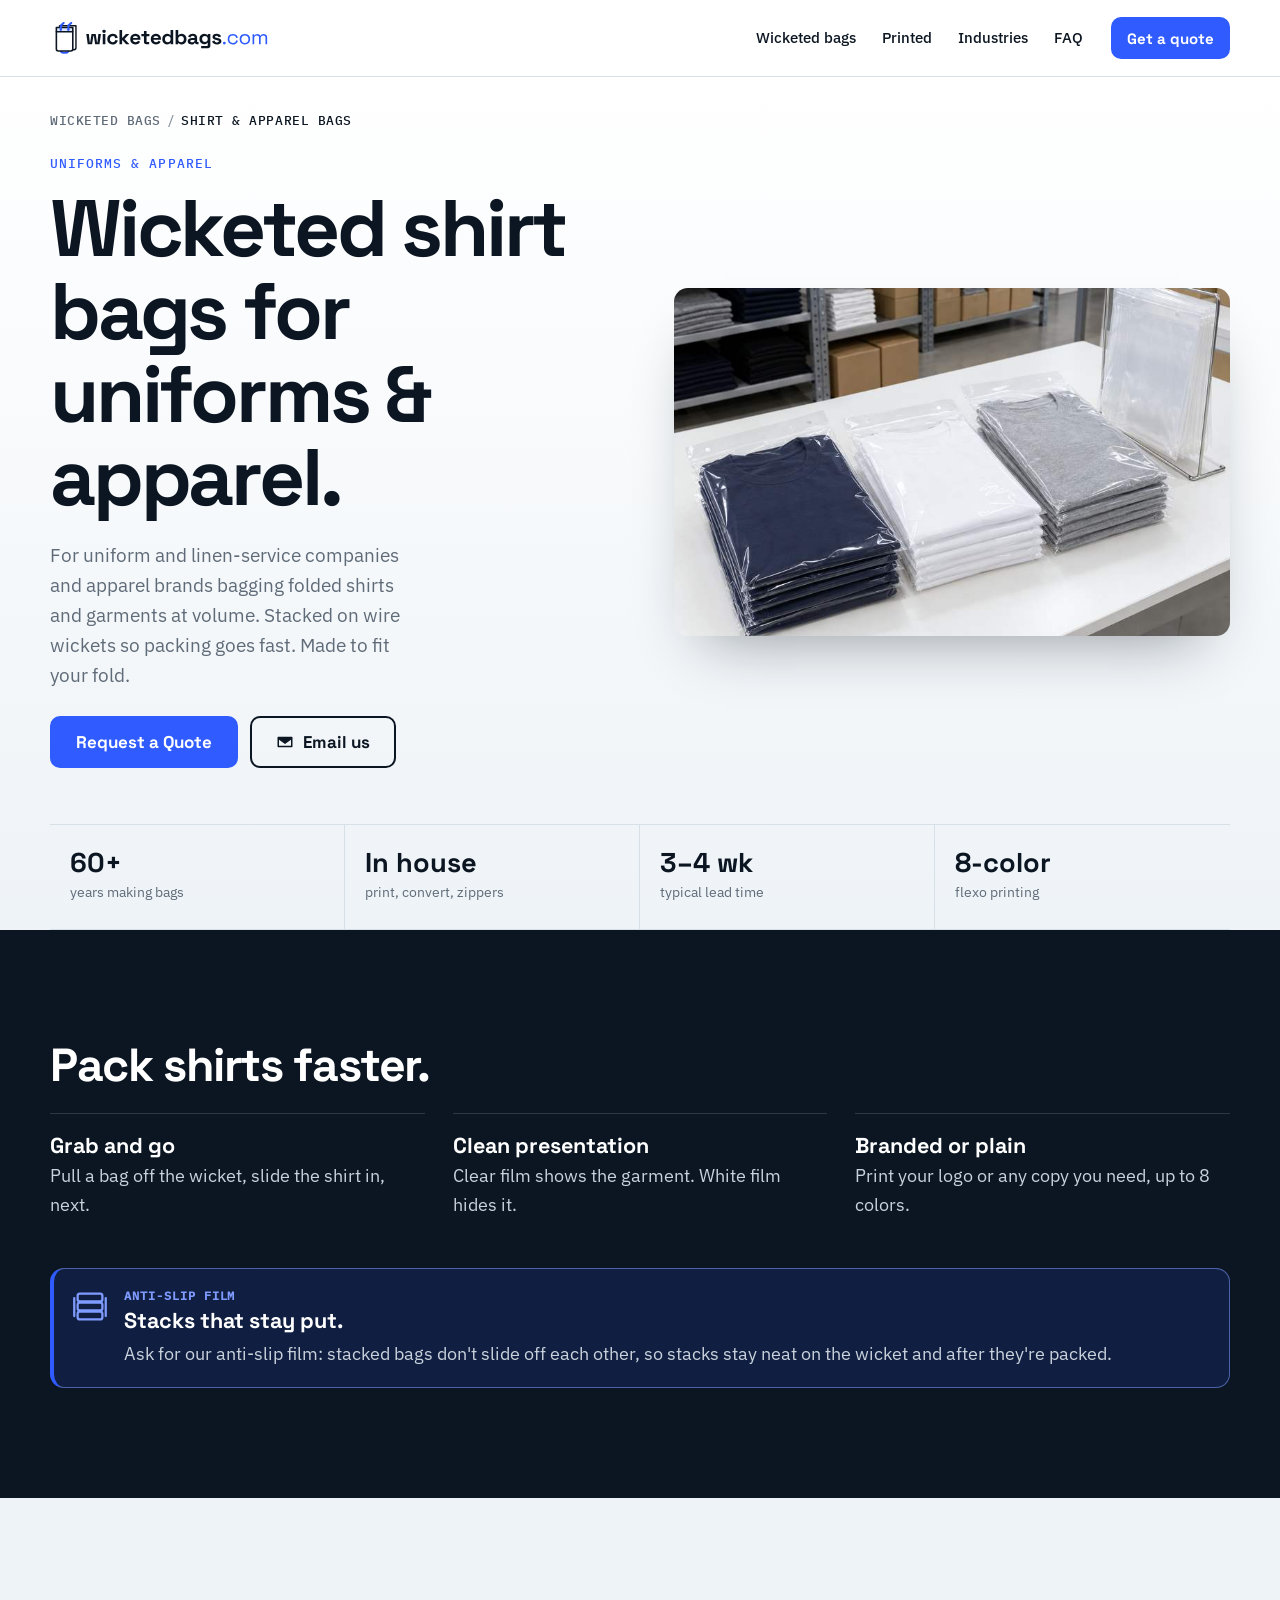
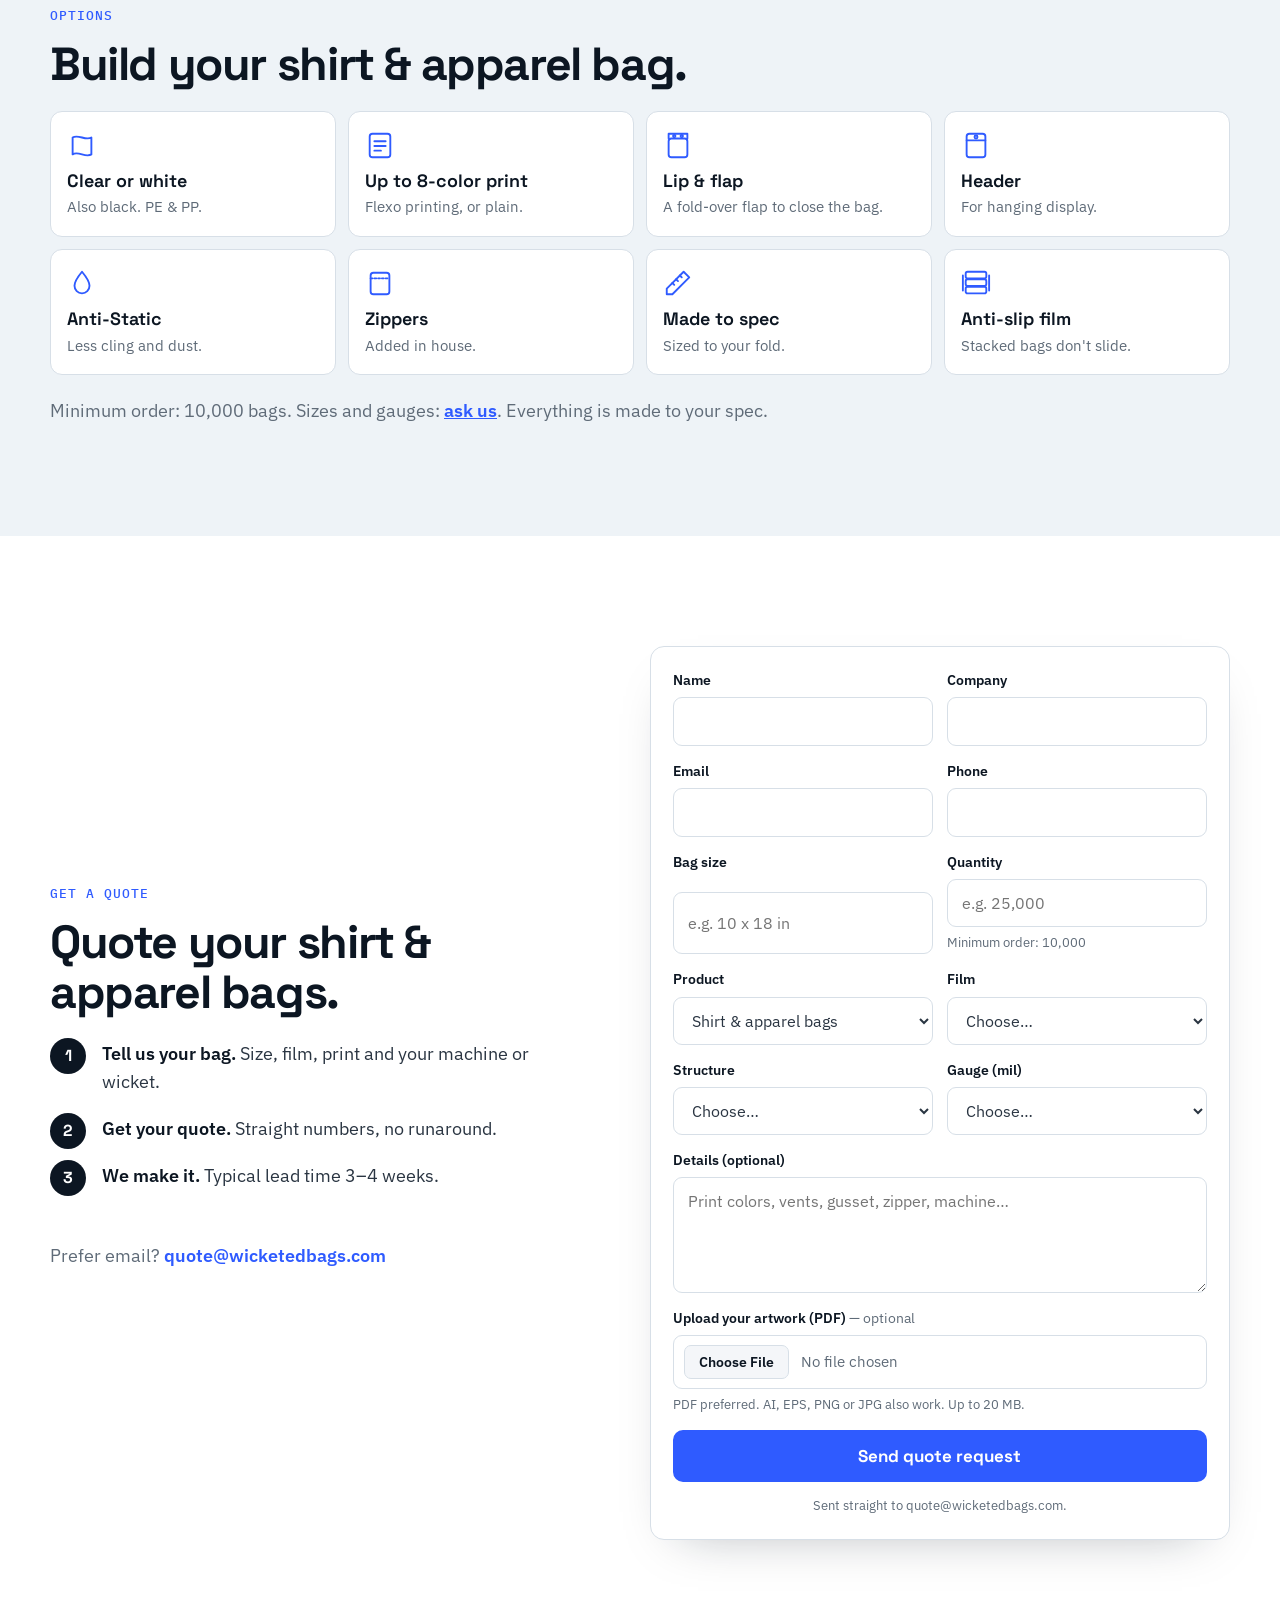
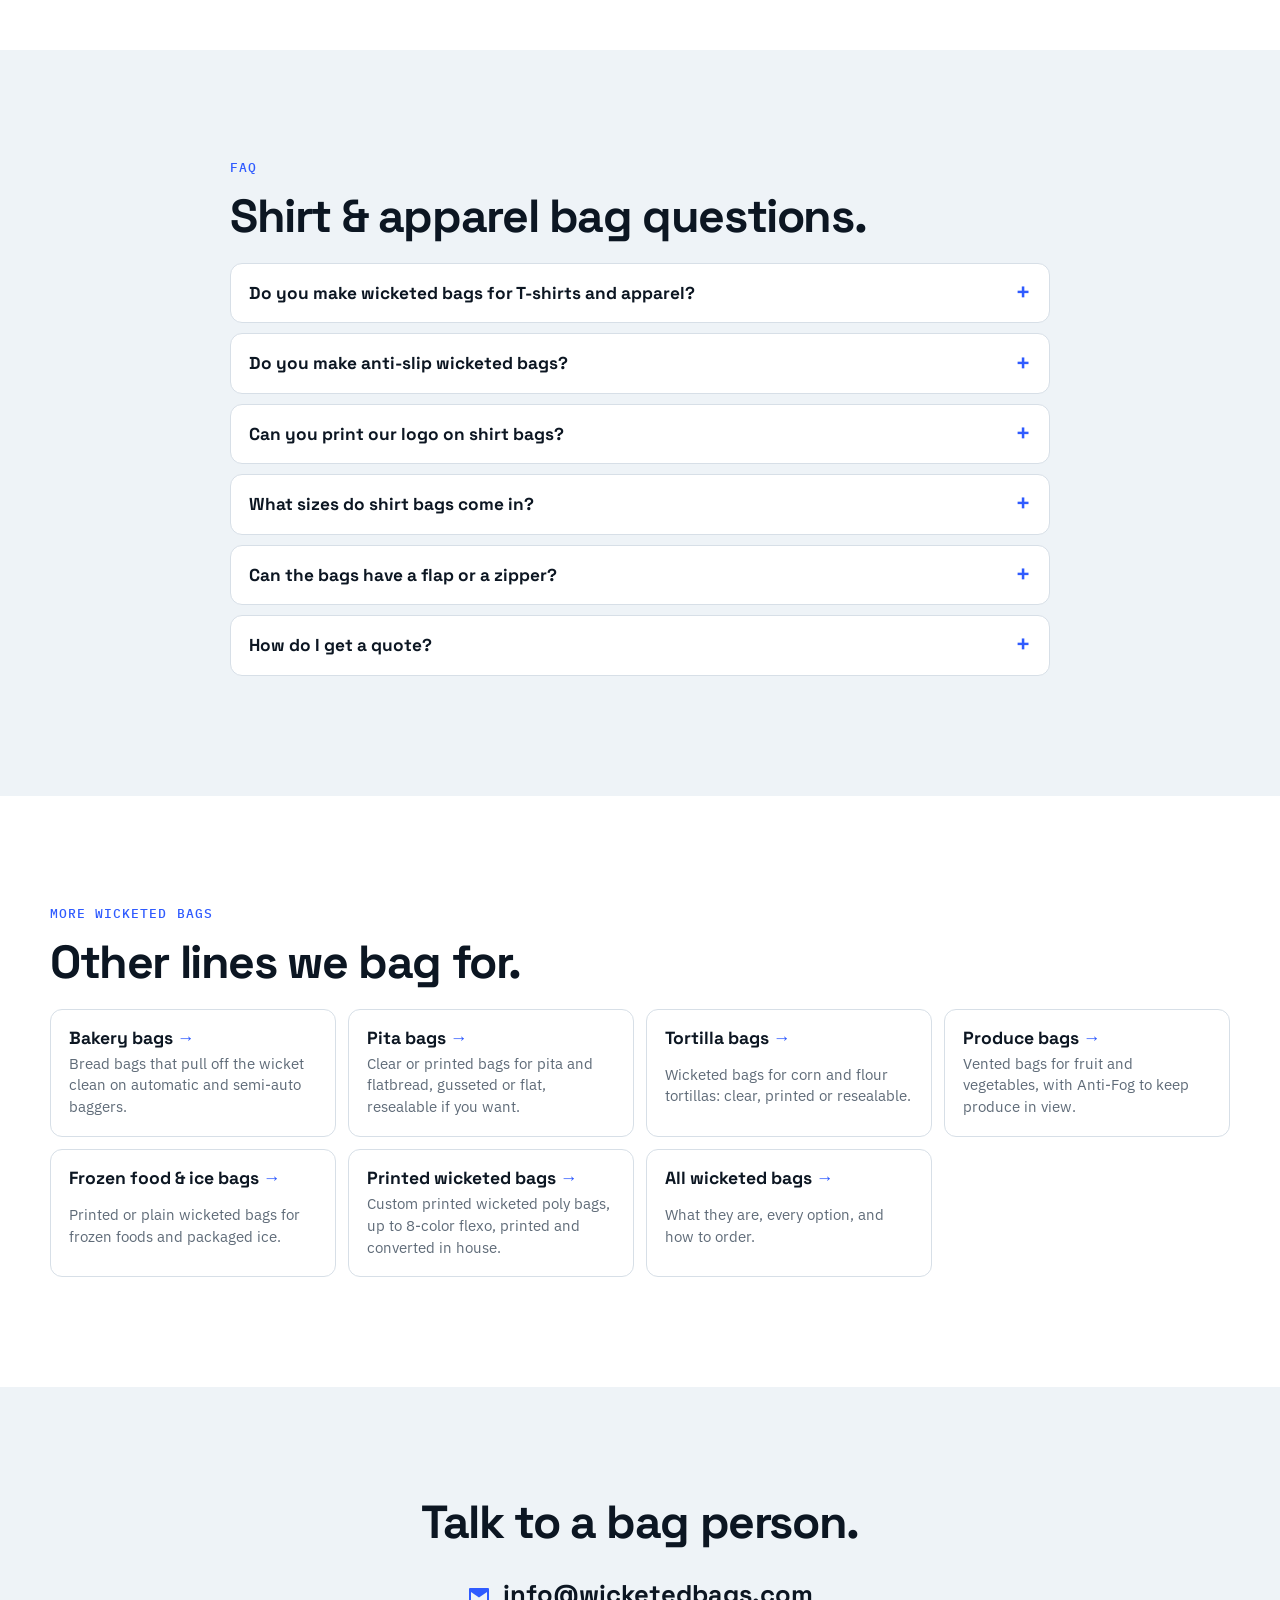
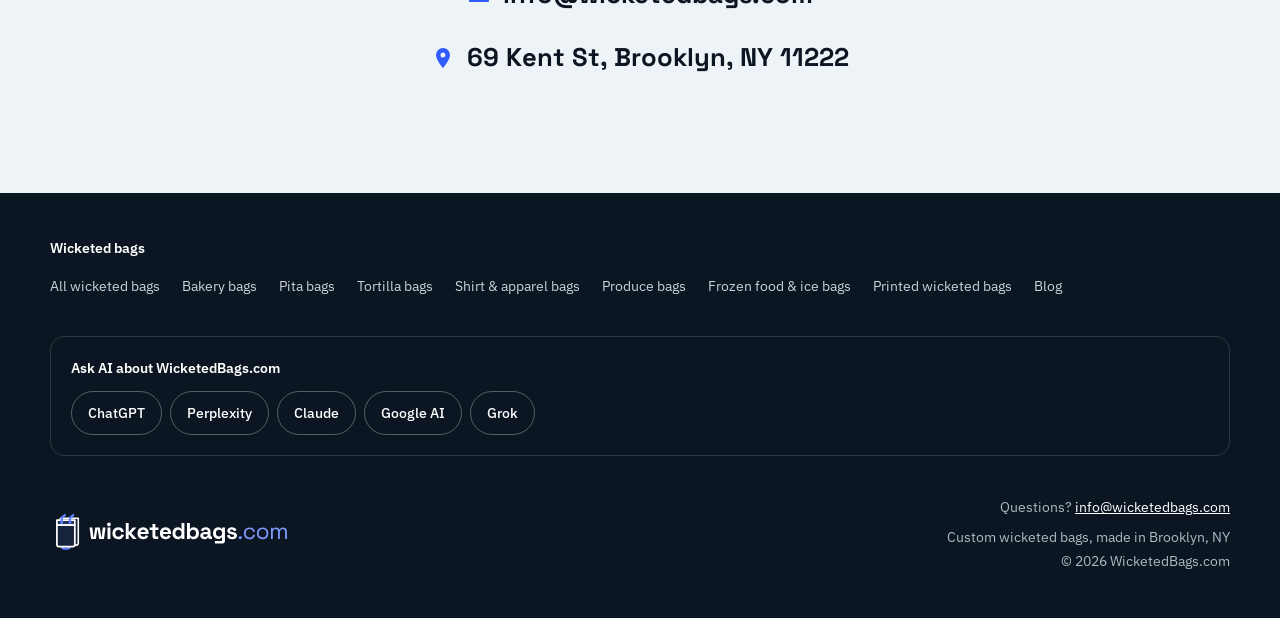
<file: apparel-bags/index.html>
<!doctype html>
<html lang="en">
<head>
<meta charset="utf-8">
<meta name="viewport" content="width=device-width, initial-scale=1">
<title>Wicketed Shirt Bags &amp; Apparel Poly Bags | WicketedBags.com</title>
<meta name="description" content="Wicketed shirt bags for uniform and linen services and apparel brands. Anti-slip film option so stacks stay put. Clear or white, printed up to 8 colors. Made in Brooklyn.">
<link rel="canonical" href="https://wicketedbags.com/apparel-bags/">
<meta name="theme-color" content="#0C1622">
<meta property="og:type" content="website">
<meta property="og:site_name" content="WicketedBags.com">
<meta property="og:title" content="Wicketed Shirt Bags &amp; Apparel Poly Bags | WicketedBags.com">
<meta property="og:description" content="Wicketed shirt bags for uniform and linen services and apparel brands. Anti-slip film option so stacks stay put. Clear or white, printed up to 8 colors. Made in Brooklyn.">
<meta property="og:url" content="https://wicketedbags.com/apparel-bags/">
<meta property="og:image" content="https://wicketedbags.com/og.png">
<link rel="icon" href="../favicon.svg" type="image/svg+xml">
<link rel="icon" href="../favicon.ico" sizes="32x32">
<link rel="apple-touch-icon" href="../apple-touch-icon.png">
<link rel="preload" href="../fonts/SpaceGrotesk-var.woff2" as="font" type="font/woff2" crossorigin>
<link rel="stylesheet" href="../styles.css">
<script type="application/ld+json">
{
  "@context": "https://schema.org",
  "@graph": [
    {
      "@type": "WebPage",
      "@id": "https://wicketedbags.com/apparel-bags/#page",
      "url": "https://wicketedbags.com/apparel-bags/",
      "name": "Wicketed Shirt Bags & Apparel Poly Bags | WicketedBags.com",
      "description": "Wicketed shirt bags for uniform and linen services and apparel brands. Anti-slip film option so stacks stay put. Clear or white, printed up to 8 colors. Made in Brooklyn.",
      "isPartOf": {
        "@type": "WebSite",
        "name": "WicketedBags.com",
        "url": "https://wicketedbags.com/"
      },
      "publisher": {
        "@id": "https://wicketedbags.com/#org"
      }
    },
    {
      "@type": "BreadcrumbList",
      "itemListElement": [
        {
          "@type": "ListItem",
          "position": 1,
          "name": "Wicketed bags",
          "item": "https://wicketedbags.com/"
        },
        {
          "@type": "ListItem",
          "position": 2,
          "name": "Shirt & apparel bags",
          "item": "https://wicketedbags.com/apparel-bags/"
        }
      ]
    },
    {
      "@type": "FAQPage",
      "mainEntity": [
        {
          "@type": "Question",
          "name": "Do you make wicketed bags for T-shirts and apparel?",
          "acceptedAnswer": {
            "@type": "Answer",
            "text": "Yes. Clear or white poly bags for uniform and linen-service companies and apparel brands bagging T-shirts, shirts and other garments, stacked on wire wickets for fast packing."
          }
        },
        {
          "@type": "Question",
          "name": "Do you make anti-slip wicketed bags?",
          "acceptedAnswer": {
            "@type": "Answer",
            "text": "Yes. We offer an anti-slip film, so stacked bags don't slide off each other and stacks stay neat on the wicket. Ask us for your application."
          }
        },
        {
          "@type": "Question",
          "name": "Can you print our logo on shirt bags?",
          "acceptedAnswer": {
            "@type": "Answer",
            "text": "Yes. Flexo printing up to 8 colors: your logo, care info or any copy you need."
          }
        },
        {
          "@type": "Question",
          "name": "What sizes do shirt bags come in?",
          "acceptedAnswer": {
            "@type": "Answer",
            "text": "We make them to your spec, sized to your fold. Send us a sample or your dimensions. Our minimum order is 10,000 bags."
          }
        },
        {
          "@type": "Question",
          "name": "Can the bags have a flap or a zipper?",
          "acceptedAnswer": {
            "@type": "Answer",
            "text": "Yes. A lip or fold-over flap, a header, or zippers added in house."
          }
        },
        {
          "@type": "Question",
          "name": "How do I get a quote?",
          "acceptedAnswer": {
            "@type": "Answer",
            "text": "Fill in the quote form on this page, or email quote@wicketedbags.com with your bag size, quantity, film, structure and gauge. A sample of your current bag helps us match it exactly."
          }
        }
      ]
    }
  ]
}
</script>
<script src="https://wicketedbags-visits.sites.tab.bot/v.js" defer></script>
</head>
<body class="lp">
<a class="skip" href="#main">Skip to content</a>
<header class="top">
 <div class="wrap bar">
  <a class="brand" href="../" aria-label="WicketedBags.com home"><img src="../assets/logo.svg" alt="wicketedbags.com" width="207" height="31"></a>
  <nav aria-label="Main"><a href="../#what">Wicketed bags</a><a href="../printed-wicketed-bags/">Printed</a><a href="../#industries">Industries</a><a href="#faq">FAQ</a></nav>
  <!--@hdr-btn--><a class="btn btn-sm btn-quote" href="#quote">Get a quote</a><!--/@hdr-btn-->
 </div>
</header>
<main id="main">
<section class="hero">
 <div class="wrap">
  <nav class="crumbs" aria-label="Breadcrumb"><ol><li><a href="../">Wicketed bags</a></li><li aria-current="page">Shirt &amp; apparel bags</li></ol></nav>
 </div>
 <div class="wrap hero-grid">
  <div class="hero-copy">
   <p class="eyebrow">Uniforms &amp; apparel</p>
   <h1>Wicketed shirt bags for uniforms &amp; apparel.</h1>
   <p class="lede">For uniform and linen-service companies and apparel brands bagging folded shirts and garments at volume. Stacked on wire wickets so packing goes fast. Made to fit your fold.</p>
   <div class="ctas"><a class="btn" href="#quote">Request a Quote</a><!--@hero-cta2--><a class="btn btn-ghost" href="mailto:info@wicketedbags.com"><svg viewBox="0 0 24 24" aria-hidden="true"><path fill="currentColor" d="M3 5h18a1 1 0 0 1 1 1v12a1 1 0 0 1-1 1H3a1 1 0 0 1-1-1V6a1 1 0 0 1 1-1zm9 7.2L4.4 7H19.6zM4 9v8h16V9l-8 5.5z"/></svg><span>Email us</span></a><!--/@hero-cta2--></div>
  </div>
  <figure class="hero-img"><img src="../assets/apparel.jpg" alt="Folded T-shirts packed in clear wicketed poly bags on a packing table" width="1024" height="768" fetchpriority="high"></figure>
 </div>
 <ul class="wrap proof">
  <li><b>60+</b><span>years making bags</span></li>
  <li><b>In house</b><span>print, convert, zippers</span></li>
  <li><b>3–4 wk</b><span>typical lead time</span></li>
  <li><b>8-color</b><span>flexo printing</span></li>
 </ul>
</section>

<section class="sec sec-ink">
 <div class="wrap">
  <h2>Pack shirts faster.</h2>
  <ul class="why why3"><li><b>Grab and go</b><span>Pull a bag off the wicket, slide the shirt in, next.</span></li><li><b>Clean presentation</b><span>Clear film shows the garment. White film hides it.</span></li><li><b>Branded or plain</b><span>Print your logo or any copy you need, up to 8 colors.</span></li></ul>
  <div class="hl"><svg viewBox="0 0 32 32" aria-hidden="true" fill="none" stroke="currentColor" stroke-width="2" stroke-linecap="round" stroke-linejoin="round"><rect x="5" y="20" width="22" height="7" rx="2"/><rect x="5" y="12" width="22" height="7" rx="2"/><rect x="5" y="4" width="22" height="7" rx="2"/><path d="M2 8v16M30 8v16"/></svg><div><p class="hl-tag">Anti-slip film</p><p class="hl-head">Stacks that stay put.</p><p>Ask for our anti-slip film: stacked bags don't slide off each other, so stacks stay neat on the wicket and after they're packed.</p></div></div>
 </div>
</section>

<section id="options" class="sec sec-frost">
 <div class="wrap">
  <p class="kicker">Options</p>
  <h2>Build your shirt &amp; apparel bag.</h2>
  <ul class="opts opts7"><li><svg viewBox="0 0 32 32" aria-hidden="true" fill="none" stroke="currentColor" stroke-width="2" stroke-linecap="round" stroke-linejoin="round"><path d="M6 8c6-4 14 4 20 0v18c-6 4-14-4-20 0z"/></svg><h3>Clear or white</h3><p>Also black. PE &amp; PP.</p></li><li><svg viewBox="0 0 32 32" aria-hidden="true" fill="none" stroke="currentColor" stroke-width="2" stroke-linecap="round" stroke-linejoin="round"><rect x="5" y="4" width="22" height="25" rx="3"/><path d="M10 12h12M10 17h12M10 22h7"/></svg><h3>Up to 8-color print</h3><p>Flexo printing, or plain.</p></li><li><svg viewBox="0 0 32 32" aria-hidden="true" fill="none" stroke="currentColor" stroke-width="2" stroke-linecap="round" stroke-linejoin="round"><rect x="6" y="9" width="20" height="20" rx="3"/><path d="M6 9V4h20v5"/><circle cx="12" cy="6.5" r="1.3"/><circle cx="20" cy="6.5" r="1.3"/></svg><h3>Lip &amp; flap</h3><p>A fold-over flap to close the bag.</p></li><li><svg viewBox="0 0 32 32" aria-hidden="true" fill="none" stroke="currentColor" stroke-width="2" stroke-linecap="round" stroke-linejoin="round"><rect x="6" y="4" width="20" height="25" rx="3"/><path d="M6 11h20"/><circle cx="16" cy="7.5" r="1.6"/></svg><h3>Header</h3><p>For hanging display.</p></li><li><svg viewBox="0 0 32 32" aria-hidden="true" fill="none" stroke="currentColor" stroke-width="2" stroke-linecap="round" stroke-linejoin="round"><path d="M16 4c5 6 8 10 8 15a8 8 0 0 1-16 0c0-5 3-9 8-15z"/></svg><h3>Anti-Static</h3><p>Less cling and dust.</p></li><li><svg viewBox="0 0 32 32" aria-hidden="true" fill="none" stroke="currentColor" stroke-width="2" stroke-linecap="round" stroke-linejoin="round"><rect x="6" y="5" width="20" height="23" rx="3"/><path d="M6 11h20" stroke-dasharray="2 2"/></svg><h3>Zippers</h3><p>Added in house.</p></li><li><svg viewBox="0 0 32 32" aria-hidden="true" fill="none" stroke="currentColor" stroke-width="2" stroke-linecap="round" stroke-linejoin="round"><path d="M4 22L22 4l6 6-18 18H4z"/><path d="M10 16l2 2M14 12l2 2M18 8l2 2"/></svg><h3>Made to spec</h3><p>Sized to your fold.</p></li><li><svg viewBox="0 0 32 32" aria-hidden="true" fill="none" stroke="currentColor" stroke-width="2" stroke-linecap="round" stroke-linejoin="round"><rect x="5" y="20" width="22" height="7" rx="2"/><rect x="5" y="12" width="22" height="7" rx="2"/><rect x="5" y="4" width="22" height="7" rx="2"/><path d="M2 8v16M30 8v16"/></svg><h3>Anti-slip film</h3><p>Stacked bags don't slide.</p></li></ul>
  <p class="opt-note">Minimum order: 10,000 bags. Sizes and gauges: <a href="#quote">ask us</a>. Everything is made to your spec.</p>
 </div>
</section>

<section id="quote" class="sec">
 <div class="wrap two">
  <div>
   <p class="kicker">Get a quote</p>
   <h2>Quote your shirt &amp; apparel bags.</h2>
   <ol class="steps">
    <li><b>Tell us your bag.</b> Size, film, print and your machine or wicket.</li>
    <li><b>Get your quote.</b> Straight numbers, no runaround.</li>
    <li><b>We make it.</b> Typical lead time 3–4 weeks.</li>
   </ol>
   <!--@alt--><p class="alt">Prefer email? <a href="mailto:quote@wicketedbags.com?subject=Quote%20request">quote@wicketedbags.com</a></p><!--/@alt-->
  </div>
  <form class="quote" id="quoteForm" action="https://api.web3forms.com/submit" method="post" data-to="quote@wicketedbags.com" data-upload="https://wicketedbags-uploads.sites.tab.bot/upload"><!--@form-hidden--><input type="hidden" name="access_key" value="6cf7631e-6976-4da2-b600-f38e5e8c095f"><input type="hidden" name="subject" value="Quote request from WicketedBags.com"><input type="hidden" name="from_name" value="WicketedBags.com"><input type="checkbox" name="botcheck" class="hp" tabindex="-1" autocomplete="off" aria-hidden="true"><!--/@form-hidden-->
   <!--@form-fields-->
   <div class="row2"><label>Name<input name="name" autocomplete="name" required></label><label>Company<input name="company" autocomplete="organization" required></label></div>
   <div class="row2"><label>Email<input name="email" type="email" autocomplete="email" required></label><label>Phone<input name="phone" type="tel" autocomplete="tel" required></label></div>
   <div class="row2"><label>Bag size<input name="size" placeholder="e.g. 10 x 18 in" required></label><label>Quantity<input name="qty" placeholder="e.g. 25,000" inputmode="numeric" min="10000" data-moq="10000" aria-describedby="qty-hint" required><span class="hint" id="qty-hint">Minimum order: 10,000</span></label></div>
   <div class="row2"><div class="fld"><label>Product<select name="product" required><option value="" disabled>Choose…</option><option>Not sure</option><option>Bakery &amp; bread bags</option><option>Pita bags</option><option>Tortilla bags</option><option selected>Shirt &amp; apparel bags</option><option>Produce bags</option><option>Frozen food &amp; ice bags</option><option>Printed wicketed bags</option><option>Candy &amp; snacks</option><option>Retail &amp; hardware</option><option>Industrial parts</option><option>Other</option></select></label><label class="other" data-for="product" hidden>Type the product<input name="product_other" maxlength="120" disabled></label></div><div class="fld"><label>Film<select name="film" required><option value="" disabled selected>Choose…</option><option>Clear PE (polyethylene)</option><option>Clear PP (polypropylene)</option><option>White</option><option>Black</option><option>Other</option></select></label><label class="other" data-for="film" hidden>Type the film<input name="film_other" maxlength="120" disabled></label></div></div>
   <div class="row2"><div class="fld"><label>Structure<select name="structure" required><option value="" disabled selected>Choose…</option><option>Flat</option><option>Bottom gusset</option><option>Other</option></select></label><label class="other" data-for="structure" hidden>Type the structure<input name="structure_other" maxlength="120" disabled></label></div><div class="fld"><label>Gauge (mil)<select name="gauge" required><option value="" disabled selected>Choose…</option><option>0.5 mil</option><option>0.75 mil</option><option>1 mil</option><option>1.25 mil</option><option>1.5 mil</option><option>2 mil</option><option>3 mil</option><option>Other</option></select></label><label class="other" data-for="gauge" hidden>Type the gauge<input name="gauge_other" maxlength="120" disabled></label></div></div>
   <label>Details (optional)<textarea name="details" rows="4" placeholder="Print colors, vents, gusset, zipper, machine…"></textarea></label>
   <label class="file"><span>Upload your artwork (PDF) <span class="opt">— optional</span></span><input type="file" name="artwork" accept=".pdf,.ai,.eps,.png,.jpg,.jpeg,application/pdf,application/postscript,image/png,image/jpeg"><span class="hint">PDF preferred. AI, EPS, PNG or JPG also work. Up to 20 MB.</span></label>
   <!--/@form-fields-->
   <button class="btn" type="submit">Send quote request</button>
   <p class="note">Sent straight to quote@wicketedbags.com.</p>
  </form>
 </div>
</section>

<section id="faq" class="sec sec-frost">
 <div class="wrap narrow">
  <p class="kicker">FAQ</p>
  <h2>Shirt &amp; apparel bag questions.</h2>
  <div class="faq"><details><summary>Do you make wicketed bags for T-shirts and apparel?</summary><p>Yes. Clear or white poly bags for uniform and linen-service companies and apparel brands bagging T-shirts, shirts and other garments, stacked on wire wickets for fast packing.</p></details><details><summary>Do you make anti-slip wicketed bags?</summary><p>Yes. We offer an anti-slip film, so stacked bags don&#x27;t slide off each other and stacks stay neat on the wicket. Ask us for your application.</p></details><details><summary>Can you print our logo on shirt bags?</summary><p>Yes. Flexo printing up to 8 colors: your logo, care info or any copy you need.</p></details><details><summary>What sizes do shirt bags come in?</summary><p>We make them to your spec, sized to your fold. Send us a sample or your dimensions. Our minimum order is 10,000 bags.</p></details><details><summary>Can the bags have a flap or a zipper?</summary><p>Yes. A lip or fold-over flap, a header, or zippers added in house.</p></details><details><summary>How do I get a quote?</summary><p>Fill in the quote form on this page, or email quote@wicketedbags.com with your bag size, quantity, film, structure and gauge. A sample of your current bag helps us match it exactly.</p></details></div>
 </div>
</section>

<section class="sec">
 <div class="wrap">
  <p class="kicker">More wicketed bags</p>
  <h2>Other lines we bag for.</h2>
  <ul class="sibs"><li><a href="../bakery-bags/"><b>Bakery bags</b><span>Bread bags that pull off the wicket clean on automatic and semi-auto baggers.</span></a></li><li><a href="../pita-bags/"><b>Pita bags</b><span>Clear or printed bags for pita and flatbread, gusseted or flat, resealable if you want.</span></a></li><li><a href="../tortilla-bags/"><b>Tortilla bags</b><span>Wicketed bags for corn and flour tortillas: clear, printed or resealable.</span></a></li><li><a href="../produce-bags/"><b>Produce bags</b><span>Vented bags for fruit and vegetables, with Anti-Fog to keep produce in view.</span></a></li><li><a href="../frozen-food-bags/"><b>Frozen food &amp; ice bags</b><span>Printed or plain wicketed bags for frozen foods and packaged ice.</span></a></li><li><a href="../printed-wicketed-bags/"><b>Printed wicketed bags</b><span>Custom printed wicketed poly bags, up to 8-color flexo, printed and converted in house.</span></a></li><li><a href="../"><b>All wicketed bags</b><span>What they are, every option, and how to order.</span></a></li></ul>
 </div>
</section>

<section id="contact" class="sec sec-frost">
 <div class="wrap contact">
  <h2>Talk to a bag person.</h2>
  <ul>
   <!--@contact-phone--><!--/@contact-phone-->
   <li><a href="mailto:info@wicketedbags.com"><svg viewBox="0 0 24 24" aria-hidden="true"><path fill="currentColor" d="M3 5h18a1 1 0 0 1 1 1v12a1 1 0 0 1-1 1H3a1 1 0 0 1-1-1V6a1 1 0 0 1 1-1zm9 7.2L4.4 7H19.6zM4 9v8h16V9l-8 5.5z"/></svg><span>info@wicketedbags.com</span></a></li>
   <li><a href="https://www.google.com/maps/search/?api=1&amp;query=69%20Kent%20St%2C%20Brooklyn%2C%20NY%2011222" target="_blank" rel="noopener"><svg viewBox="0 0 24 24" aria-hidden="true"><path fill="currentColor" d="M12 2a7 7 0 0 1 7 7c0 5-7 13-7 13S5 14 5 9a7 7 0 0 1 7-7zm0 4.5a2.5 2.5 0 1 0 0 5 2.5 2.5 0 0 0 0-5z"/></svg><span>69 Kent St, Brooklyn, NY 11222</span></a></li>
  </ul>
 </div>
</section>
</main>

<footer class="foot">
 <div class="wrap">
  <nav class="foot-links" aria-label="Wicketed bags by industry"><p><b>Wicketed bags</b></p><ul><li><a href="../">All wicketed bags</a></li><li><a href="../bakery-bags/">Bakery bags</a></li><li><a href="../pita-bags/">Pita bags</a></li><li><a href="../tortilla-bags/">Tortilla bags</a></li><li><a href="../apparel-bags/">Shirt &amp; apparel bags</a></li><li><a href="../produce-bags/">Produce bags</a></li><li><a href="../frozen-food-bags/">Frozen food &amp; ice bags</a></li><li><a href="../printed-wicketed-bags/">Printed wicketed bags</a></li><li><a href="../blog/">Blog</a></li></ul></nav>
  <div class="ai">
   <p><b>Ask AI about WicketedBags.com</b></p>
   <div class="ai-links"><a href="https://chatgpt.com/?q=Tell%20me%20about%20WicketedBags.com%2C%20the%20custom%20wicketed%20poly%20bag%20specialist%20in%20Brooklyn%2C%20NY.%20What%20kinds%20of%20wicketed%20bags%20do%20they%20make%2C%20what%20options%20and%20printing%20do%20they%20offer%2C%20and%20how%20do%20I%20get%20a%20quote%3F" target="_blank" rel="noopener">ChatGPT</a><a href="https://www.perplexity.ai/search?q=Tell%20me%20about%20WicketedBags.com%2C%20the%20custom%20wicketed%20poly%20bag%20specialist%20in%20Brooklyn%2C%20NY.%20What%20kinds%20of%20wicketed%20bags%20do%20they%20make%2C%20what%20options%20and%20printing%20do%20they%20offer%2C%20and%20how%20do%20I%20get%20a%20quote%3F" target="_blank" rel="noopener">Perplexity</a><a href="https://claude.ai/new?q=Tell%20me%20about%20WicketedBags.com%2C%20the%20custom%20wicketed%20poly%20bag%20specialist%20in%20Brooklyn%2C%20NY.%20What%20kinds%20of%20wicketed%20bags%20do%20they%20make%2C%20what%20options%20and%20printing%20do%20they%20offer%2C%20and%20how%20do%20I%20get%20a%20quote%3F" target="_blank" rel="noopener">Claude</a><a href="https://www.google.com/search?udm=50&amp;q=Tell%20me%20about%20WicketedBags.com%2C%20the%20custom%20wicketed%20poly%20bag%20specialist%20in%20Brooklyn%2C%20NY.%20What%20kinds%20of%20wicketed%20bags%20do%20they%20make%2C%20what%20options%20and%20printing%20do%20they%20offer%2C%20and%20how%20do%20I%20get%20a%20quote%3F" target="_blank" rel="noopener">Google AI</a><a href="https://grok.com/?q=Tell%20me%20about%20WicketedBags.com%2C%20the%20custom%20wicketed%20poly%20bag%20specialist%20in%20Brooklyn%2C%20NY.%20What%20kinds%20of%20wicketed%20bags%20do%20they%20make%2C%20what%20options%20and%20printing%20do%20they%20offer%2C%20and%20how%20do%20I%20get%20a%20quote%3F" target="_blank" rel="noopener">Grok</a></div>
  </div>
  <div class="foot-row">
   <img src="../assets/logo-dark.svg" alt="wicketedbags.com" width="220" height="33">
   <p><!--@foot-email-->Questions? <a href="mailto:info@wicketedbags.com">info@wicketedbags.com</a><br><!--/@foot-email-->Custom wicketed bags, made in Brooklyn, NY<br>© 2026 WicketedBags.com</p>
  </div>
 </div>
</footer>
<a class="mcta" href="#quote">Request a Quote</a>
<script src="../script.js" defer></script>
</body>
</html>
</file>
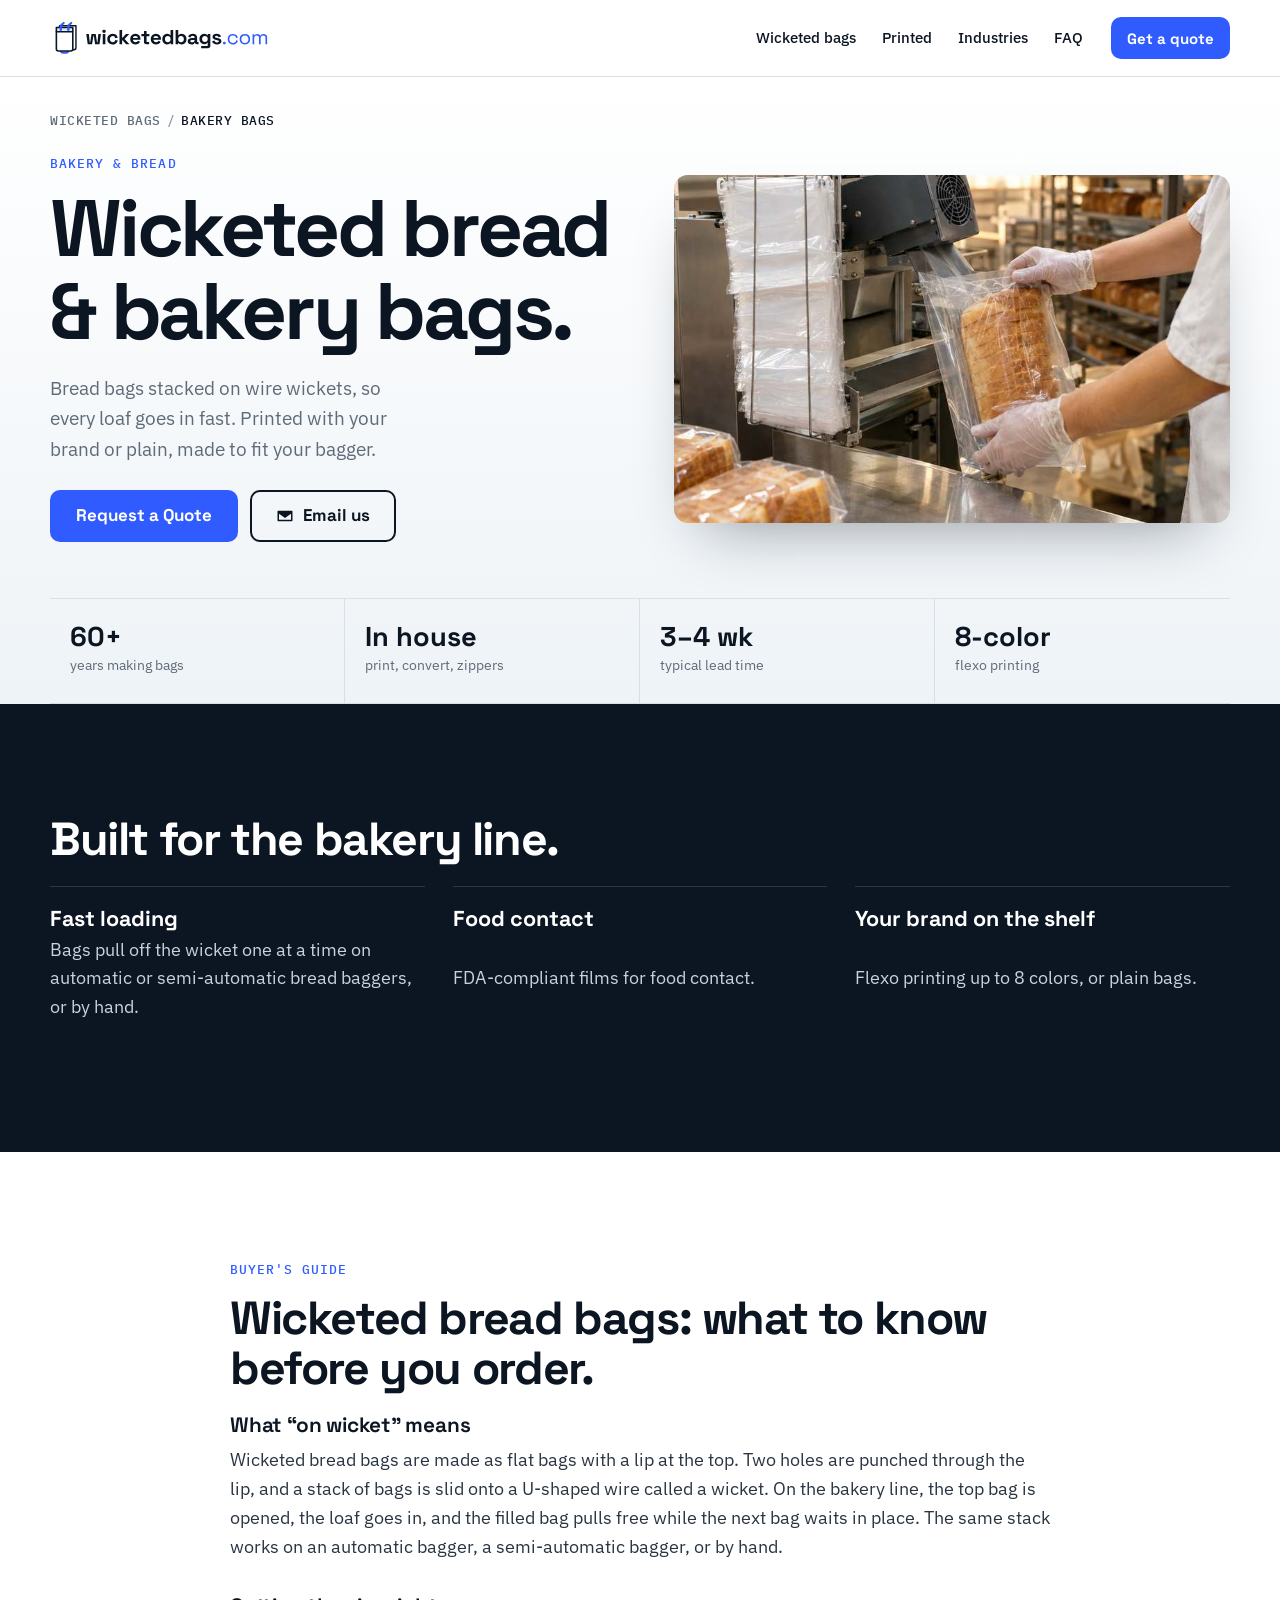
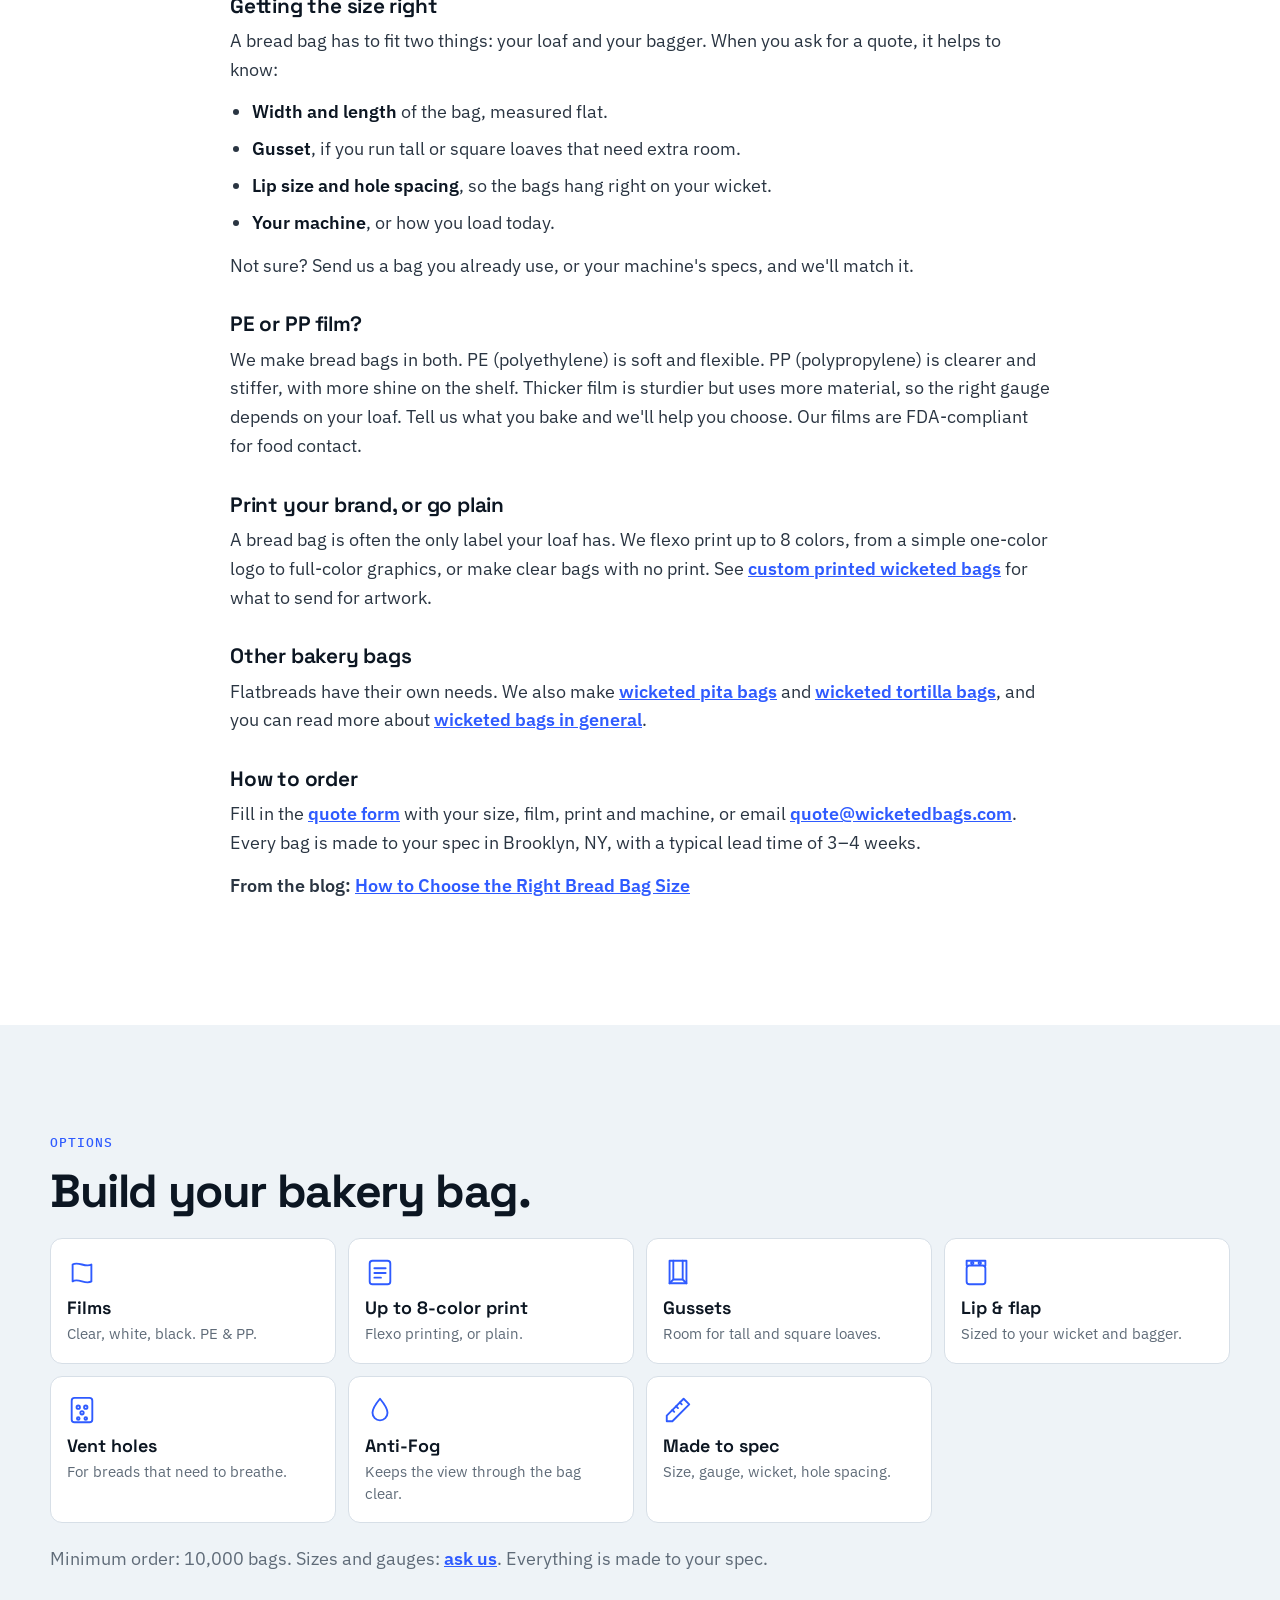
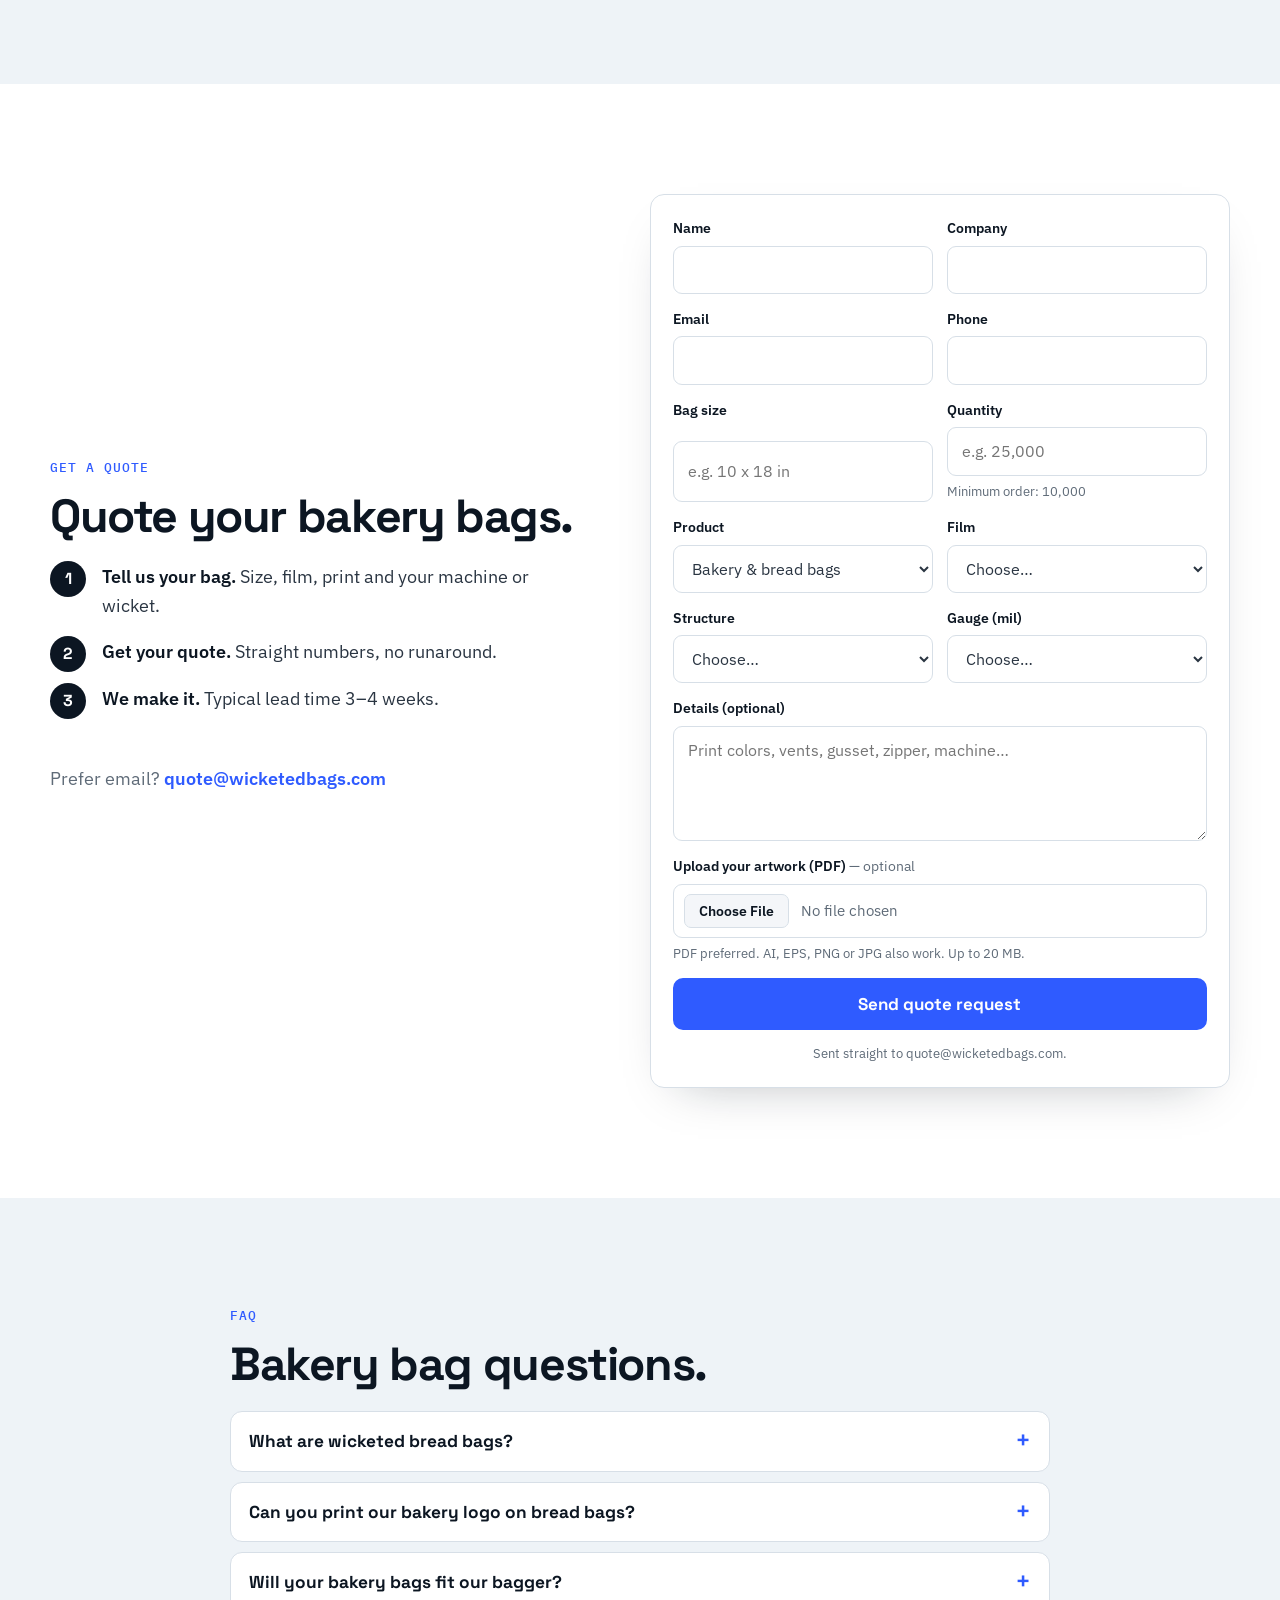
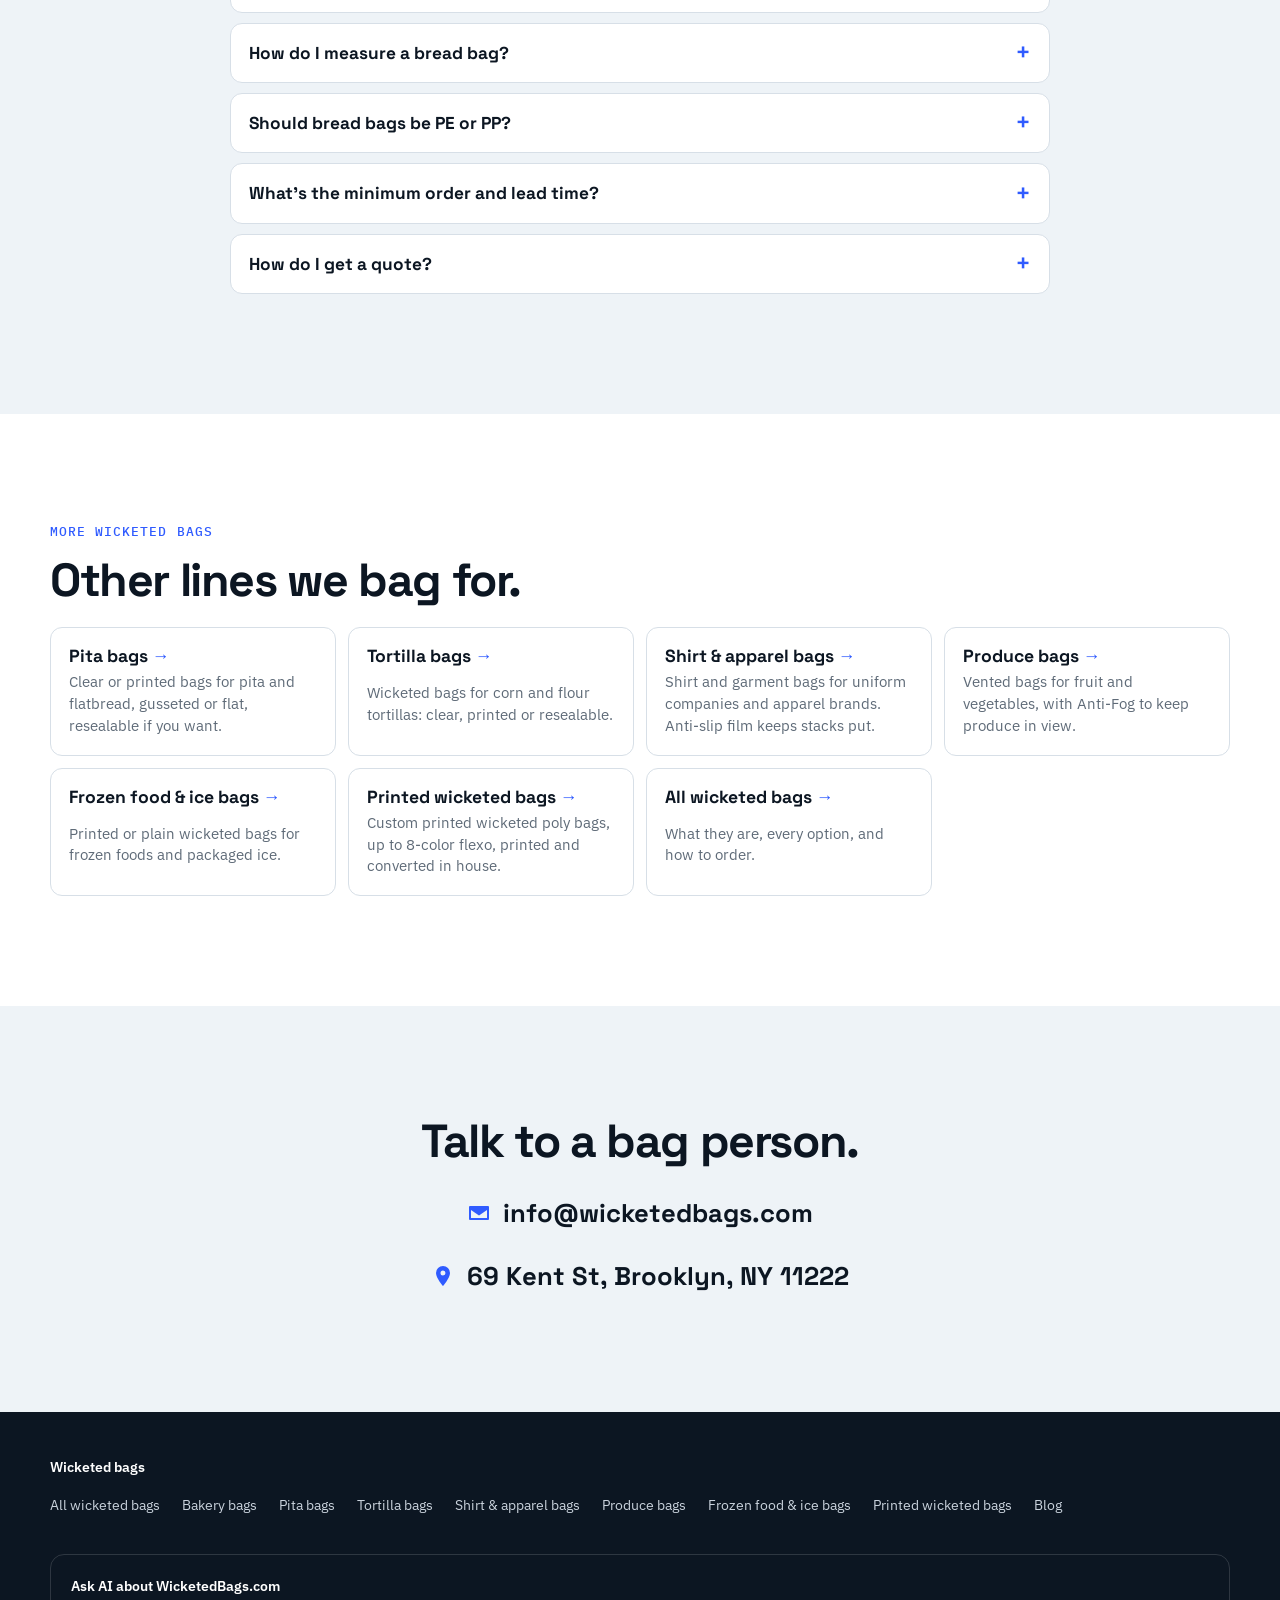
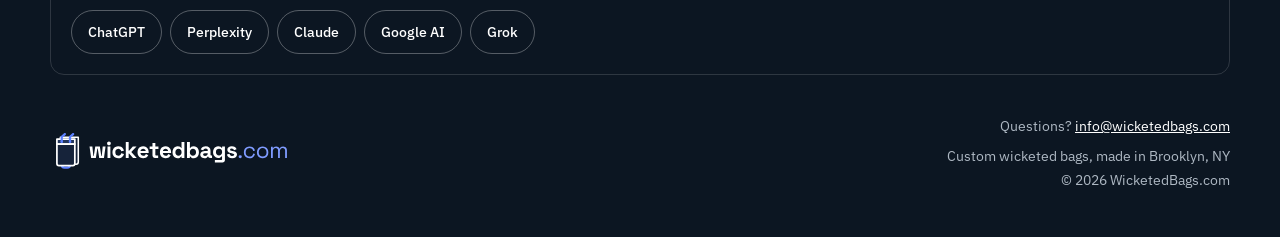
<file: bakery-bags/index.html>
<!doctype html>
<html lang="en">
<head>
<meta charset="utf-8">
<meta name="viewport" content="width=device-width, initial-scale=1">
<title>Wicketed Bread Bags &amp; Bakery Bags on Wicket | WicketedBags.com</title>
<meta name="description" content="Wicketed bread bags and bakery bags on wicket, made to fit your bagger. PE or PP film, FDA-compliant, flexo printed up to 8 colors. Made in Brooklyn, NY.">
<link rel="canonical" href="https://wicketedbags.com/bakery-bags/">
<meta name="theme-color" content="#0C1622">
<meta property="og:type" content="website">
<meta property="og:site_name" content="WicketedBags.com">
<meta property="og:title" content="Wicketed Bread Bags &amp; Bakery Bags on Wicket | WicketedBags.com">
<meta property="og:description" content="Wicketed bread bags and bakery bags on wicket, made to fit your bagger. PE or PP film, FDA-compliant, flexo printed up to 8 colors. Made in Brooklyn, NY.">
<meta property="og:url" content="https://wicketedbags.com/bakery-bags/">
<meta property="og:image" content="https://wicketedbags.com/og.png">
<link rel="icon" href="../favicon.svg" type="image/svg+xml">
<link rel="icon" href="../favicon.ico" sizes="32x32">
<link rel="apple-touch-icon" href="../apple-touch-icon.png">
<link rel="preload" href="../fonts/SpaceGrotesk-var.woff2" as="font" type="font/woff2" crossorigin>
<link rel="stylesheet" href="../styles.css">
<script type="application/ld+json">
{
  "@context": "https://schema.org",
  "@graph": [
    {
      "@type": "WebPage",
      "@id": "https://wicketedbags.com/bakery-bags/#page",
      "url": "https://wicketedbags.com/bakery-bags/",
      "name": "Wicketed Bread Bags & Bakery Bags on Wicket | WicketedBags.com",
      "description": "Wicketed bread bags and bakery bags on wicket, made to fit your bagger. PE or PP film, FDA-compliant, flexo printed up to 8 colors. Made in Brooklyn, NY.",
      "isPartOf": {
        "@type": "WebSite",
        "name": "WicketedBags.com",
        "url": "https://wicketedbags.com/"
      },
      "publisher": {
        "@id": "https://wicketedbags.com/#org"
      }
    },
    {
      "@type": "BreadcrumbList",
      "itemListElement": [
        {
          "@type": "ListItem",
          "position": 1,
          "name": "Wicketed bags",
          "item": "https://wicketedbags.com/"
        },
        {
          "@type": "ListItem",
          "position": 2,
          "name": "Bakery bags",
          "item": "https://wicketedbags.com/bakery-bags/"
        }
      ]
    },
    {
      "@type": "FAQPage",
      "mainEntity": [
        {
          "@type": "Question",
          "name": "What are wicketed bread bags?",
          "acceptedAnswer": {
            "@type": "Answer",
            "text": "Poly bread bags with two holes in the lip, stacked on a wire wicket. They load fast on automatic and semi-automatic bread baggers, or by hand."
          }
        },
        {
          "@type": "Question",
          "name": "Can you print our bakery logo on bread bags?",
          "acceptedAnswer": {
            "@type": "Answer",
            "text": "Yes. Flexo printing up to 8 colors on clear, white or black film."
          }
        },
        {
          "@type": "Question",
          "name": "Will your bakery bags fit our bagger?",
          "acceptedAnswer": {
            "@type": "Answer",
            "text": "We make them to your spec: bag size, gauge, wicket and hole spacing. Send us a sample bag or your machine's specs and we'll match it."
          }
        },
        {
          "@type": "Question",
          "name": "How do I measure a bread bag?",
          "acceptedAnswer": {
            "@type": "Answer",
            "text": "Measure it flat: width, length, any gusset, and the lip with its wicket hole spacing. Or just send us a bag you use now and we'll match it."
          }
        },
        {
          "@type": "Question",
          "name": "Should bread bags be PE or PP?",
          "acceptedAnswer": {
            "@type": "Answer",
            "text": "Both work. PE is soft and flexible. PP is clearer and stiffer, with more shine. Tell us what you bake and we'll help you choose."
          }
        },
        {
          "@type": "Question",
          "name": "What's the minimum order and lead time?",
          "acceptedAnswer": {
            "@type": "Answer",
            "text": "Our minimum order is 10,000 bags. Typical lead time is 3–4 weeks."
          }
        },
        {
          "@type": "Question",
          "name": "How do I get a quote?",
          "acceptedAnswer": {
            "@type": "Answer",
            "text": "Fill in the quote form on this page, or email quote@wicketedbags.com with your bag size, quantity, film, structure and gauge. A sample of your current bag helps us match it exactly."
          }
        }
      ]
    }
  ]
}
</script>
<script src="https://wicketedbags-visits.sites.tab.bot/v.js" defer></script>
</head>
<body class="lp">
<a class="skip" href="#main">Skip to content</a>
<header class="top">
 <div class="wrap bar">
  <a class="brand" href="../" aria-label="WicketedBags.com home"><img src="../assets/logo.svg" alt="wicketedbags.com" width="207" height="31"></a>
  <nav aria-label="Main"><a href="../#what">Wicketed bags</a><a href="../printed-wicketed-bags/">Printed</a><a href="../#industries">Industries</a><a href="#faq">FAQ</a></nav>
  <!--@hdr-btn--><a class="btn btn-sm btn-quote" href="#quote">Get a quote</a><!--/@hdr-btn-->
 </div>
</header>
<main id="main">
<section class="hero">
 <div class="wrap">
  <nav class="crumbs" aria-label="Breadcrumb"><ol><li><a href="../">Wicketed bags</a></li><li aria-current="page">Bakery bags</li></ol></nav>
 </div>
 <div class="wrap hero-grid">
  <div class="hero-copy">
   <p class="eyebrow">Bakery &amp; bread</p>
   <h1>Wicketed bread &amp; bakery bags.</h1>
   <p class="lede">Bread bags stacked on wire wickets, so every loaf goes in fast. Printed with your brand or plain, made to fit your bagger.</p>
   <div class="ctas"><a class="btn" href="#quote">Request a Quote</a><!--@hero-cta2--><a class="btn btn-ghost" href="mailto:info@wicketedbags.com"><svg viewBox="0 0 24 24" aria-hidden="true"><path fill="currentColor" d="M3 5h18a1 1 0 0 1 1 1v12a1 1 0 0 1-1 1H3a1 1 0 0 1-1-1V6a1 1 0 0 1 1-1zm9 7.2L4.4 7H19.6zM4 9v8h16V9l-8 5.5z"/></svg><span>Email us</span></a><!--/@hero-cta2--></div>
  </div>
  <figure class="hero-img"><img src="../assets/bakery.jpg" alt="Loaf of bread going into a clear wicketed bread bag on a semi-automatic bagger" width="1024" height="768" fetchpriority="high"></figure>
 </div>
 <ul class="wrap proof">
  <li><b>60+</b><span>years making bags</span></li>
  <li><b>In house</b><span>print, convert, zippers</span></li>
  <li><b>3–4 wk</b><span>typical lead time</span></li>
  <li><b>8-color</b><span>flexo printing</span></li>
 </ul>
</section>

<section class="sec sec-ink">
 <div class="wrap">
  <h2>Built for the bakery line.</h2>
  <ul class="why why3"><li><b>Fast loading</b><span>Bags pull off the wicket one at a time on automatic or semi-automatic bread baggers, or by hand.</span></li><li><b>Food contact</b><span>FDA-compliant films for food contact.</span></li><li><b>Your brand on the shelf</b><span>Flexo printing up to 8 colors, or plain bags.</span></li></ul>
  
 </div>
</section>

<section id="guide" class="sec">
 <div class="wrap narrow guide">
  <p class="kicker">Buyer's guide</p>
  <h2>Wicketed bread bags: what to know before you order.</h2>
  <h3>What “on wicket” means</h3>
<p>Wicketed bread bags are made as flat bags with a lip at the top. Two holes are punched through the lip, and a stack of bags is slid onto a U-shaped wire called a wicket. On the bakery line, the top bag is opened, the loaf goes in, and the filled bag pulls free while the next bag waits in place. The same stack works on an automatic bagger, a semi-automatic bagger, or by hand.</p>
<h3>Getting the size right</h3>
<p>A bread bag has to fit two things: your loaf and your bagger. When you ask for a quote, it helps to know:</p>
<ul>
<li><b>Width and length</b> of the bag, measured flat.</li>
<li><b>Gusset</b>, if you run tall or square loaves that need extra room.</li>
<li><b>Lip size and hole spacing</b>, so the bags hang right on your wicket.</li>
<li><b>Your machine</b>, or how you load today.</li>
</ul>
<p>Not sure? Send us a bag you already use, or your machine's specs, and we'll match it.</p>
<h3>PE or PP film?</h3>
<p>We make bread bags in both. PE (polyethylene) is soft and flexible. PP (polypropylene) is clearer and stiffer, with more shine on the shelf. Thicker film is sturdier but uses more material, so the right gauge depends on your loaf. Tell us what you bake and we'll help you choose. Our films are FDA-compliant for food contact.</p>
<h3>Print your brand, or go plain</h3>
<p>A bread bag is often the only label your loaf has. We flexo print up to 8 colors, from a simple one-color logo to full-color graphics, or make clear bags with no print. See <a href="../printed-wicketed-bags/">custom printed wicketed bags</a> for what to send for artwork.</p>
<h3>Other bakery bags</h3>
<p>Flatbreads have their own needs. We also make <a href="../pita-bags/">wicketed pita bags</a> and <a href="../tortilla-bags/">wicketed tortilla bags</a>, and you can read more about <a href="../">wicketed bags in general</a>.</p>
<h3>How to order</h3>
<p>Fill in the <a href="#quote">quote form</a> with your size, film, print and machine, or email <a href="mailto:quote@wicketedbags.com">quote@wicketedbags.com</a>. Every bag is made to your spec in Brooklyn, NY, with a typical lead time of 3–4 weeks.</p>
<p><b>From the blog:</b> <a href="../blog/how-to-choose-bread-bag-size/">How to Choose the Right Bread Bag Size</a></p>
 </div>
</section>

<section id="options" class="sec sec-frost">
 <div class="wrap">
  <p class="kicker">Options</p>
  <h2>Build your bakery bag.</h2>
  <ul class="opts opts7"><li><svg viewBox="0 0 32 32" aria-hidden="true" fill="none" stroke="currentColor" stroke-width="2" stroke-linecap="round" stroke-linejoin="round"><path d="M6 8c6-4 14 4 20 0v18c-6 4-14-4-20 0z"/></svg><h3>Films</h3><p>Clear, white, black. PE &amp; PP.</p></li><li><svg viewBox="0 0 32 32" aria-hidden="true" fill="none" stroke="currentColor" stroke-width="2" stroke-linecap="round" stroke-linejoin="round"><rect x="5" y="4" width="22" height="25" rx="3"/><path d="M10 12h12M10 17h12M10 22h7"/></svg><h3>Up to 8-color print</h3><p>Flexo printing, or plain.</p></li><li><svg viewBox="0 0 32 32" aria-hidden="true" fill="none" stroke="currentColor" stroke-width="2" stroke-linecap="round" stroke-linejoin="round"><path d="M7 4h18v24H7z"/><path d="M7 28l4-4h10l4 4M11 24V4M21 24V4"/></svg><h3>Gussets</h3><p>Room for tall and square loaves.</p></li><li><svg viewBox="0 0 32 32" aria-hidden="true" fill="none" stroke="currentColor" stroke-width="2" stroke-linecap="round" stroke-linejoin="round"><rect x="6" y="9" width="20" height="20" rx="3"/><path d="M6 9V4h20v5"/><circle cx="12" cy="6.5" r="1.3"/><circle cx="20" cy="6.5" r="1.3"/></svg><h3>Lip &amp; flap</h3><p>Sized to your wicket and bagger.</p></li><li><svg viewBox="0 0 32 32" aria-hidden="true" fill="none" stroke="currentColor" stroke-width="2" stroke-linecap="round" stroke-linejoin="round"><rect x="5" y="3" width="22" height="26" rx="3"/><circle cx="12" cy="13" r="1.8"/><circle cx="20" cy="13" r="1.8"/><circle cx="16" cy="19" r="1.8"/><circle cx="12" cy="25" r="1.4"/><circle cx="20" cy="25" r="1.4"/></svg><h3>Vent holes</h3><p>For breads that need to breathe.</p></li><li><svg viewBox="0 0 32 32" aria-hidden="true" fill="none" stroke="currentColor" stroke-width="2" stroke-linecap="round" stroke-linejoin="round"><path d="M16 4c5 6 8 10 8 15a8 8 0 0 1-16 0c0-5 3-9 8-15z"/></svg><h3>Anti-Fog</h3><p>Keeps the view through the bag clear.</p></li><li><svg viewBox="0 0 32 32" aria-hidden="true" fill="none" stroke="currentColor" stroke-width="2" stroke-linecap="round" stroke-linejoin="round"><path d="M4 22L22 4l6 6-18 18H4z"/><path d="M10 16l2 2M14 12l2 2M18 8l2 2"/></svg><h3>Made to spec</h3><p>Size, gauge, wicket, hole spacing.</p></li></ul>
  <p class="opt-note">Minimum order: 10,000 bags. Sizes and gauges: <a href="#quote">ask us</a>. Everything is made to your spec.</p>
 </div>
</section>

<section id="quote" class="sec">
 <div class="wrap two">
  <div>
   <p class="kicker">Get a quote</p>
   <h2>Quote your bakery bags.</h2>
   <ol class="steps">
    <li><b>Tell us your bag.</b> Size, film, print and your machine or wicket.</li>
    <li><b>Get your quote.</b> Straight numbers, no runaround.</li>
    <li><b>We make it.</b> Typical lead time 3–4 weeks.</li>
   </ol>
   <!--@alt--><p class="alt">Prefer email? <a href="mailto:quote@wicketedbags.com?subject=Quote%20request">quote@wicketedbags.com</a></p><!--/@alt-->
  </div>
  <form class="quote" id="quoteForm" action="https://api.web3forms.com/submit" method="post" data-to="quote@wicketedbags.com" data-upload="https://wicketedbags-uploads.sites.tab.bot/upload"><!--@form-hidden--><input type="hidden" name="access_key" value="6cf7631e-6976-4da2-b600-f38e5e8c095f"><input type="hidden" name="subject" value="Quote request from WicketedBags.com"><input type="hidden" name="from_name" value="WicketedBags.com"><input type="checkbox" name="botcheck" class="hp" tabindex="-1" autocomplete="off" aria-hidden="true"><!--/@form-hidden-->
   <!--@form-fields-->
   <div class="row2"><label>Name<input name="name" autocomplete="name" required></label><label>Company<input name="company" autocomplete="organization" required></label></div>
   <div class="row2"><label>Email<input name="email" type="email" autocomplete="email" required></label><label>Phone<input name="phone" type="tel" autocomplete="tel" required></label></div>
   <div class="row2"><label>Bag size<input name="size" placeholder="e.g. 10 x 18 in" required></label><label>Quantity<input name="qty" placeholder="e.g. 25,000" inputmode="numeric" min="10000" data-moq="10000" aria-describedby="qty-hint" required><span class="hint" id="qty-hint">Minimum order: 10,000</span></label></div>
   <div class="row2"><div class="fld"><label>Product<select name="product" required><option value="" disabled>Choose…</option><option>Not sure</option><option selected>Bakery &amp; bread bags</option><option>Pita bags</option><option>Tortilla bags</option><option>Shirt &amp; apparel bags</option><option>Produce bags</option><option>Frozen food &amp; ice bags</option><option>Printed wicketed bags</option><option>Candy &amp; snacks</option><option>Retail &amp; hardware</option><option>Industrial parts</option><option>Other</option></select></label><label class="other" data-for="product" hidden>Type the product<input name="product_other" maxlength="120" disabled></label></div><div class="fld"><label>Film<select name="film" required><option value="" disabled selected>Choose…</option><option>Clear PE (polyethylene)</option><option>Clear PP (polypropylene)</option><option>White</option><option>Black</option><option>Other</option></select></label><label class="other" data-for="film" hidden>Type the film<input name="film_other" maxlength="120" disabled></label></div></div>
   <div class="row2"><div class="fld"><label>Structure<select name="structure" required><option value="" disabled selected>Choose…</option><option>Flat</option><option>Bottom gusset</option><option>Other</option></select></label><label class="other" data-for="structure" hidden>Type the structure<input name="structure_other" maxlength="120" disabled></label></div><div class="fld"><label>Gauge (mil)<select name="gauge" required><option value="" disabled selected>Choose…</option><option>0.5 mil</option><option>0.75 mil</option><option>1 mil</option><option>1.25 mil</option><option>1.5 mil</option><option>2 mil</option><option>3 mil</option><option>Other</option></select></label><label class="other" data-for="gauge" hidden>Type the gauge<input name="gauge_other" maxlength="120" disabled></label></div></div>
   <label>Details (optional)<textarea name="details" rows="4" placeholder="Print colors, vents, gusset, zipper, machine…"></textarea></label>
   <label class="file"><span>Upload your artwork (PDF) <span class="opt">— optional</span></span><input type="file" name="artwork" accept=".pdf,.ai,.eps,.png,.jpg,.jpeg,application/pdf,application/postscript,image/png,image/jpeg"><span class="hint">PDF preferred. AI, EPS, PNG or JPG also work. Up to 20 MB.</span></label>
   <!--/@form-fields-->
   <button class="btn" type="submit">Send quote request</button>
   <p class="note">Sent straight to quote@wicketedbags.com.</p>
  </form>
 </div>
</section>

<section id="faq" class="sec sec-frost">
 <div class="wrap narrow">
  <p class="kicker">FAQ</p>
  <h2>Bakery bag questions.</h2>
  <div class="faq"><details><summary>What are wicketed bread bags?</summary><p>Poly bread bags with two holes in the lip, stacked on a wire wicket. They load fast on automatic and semi-automatic bread baggers, or by hand.</p></details><details><summary>Can you print our bakery logo on bread bags?</summary><p>Yes. Flexo printing up to 8 colors on clear, white or black film.</p></details><details><summary>Will your bakery bags fit our bagger?</summary><p>We make them to your spec: bag size, gauge, wicket and hole spacing. Send us a sample bag or your machine&#x27;s specs and we&#x27;ll match it.</p></details><details><summary>How do I measure a bread bag?</summary><p>Measure it flat: width, length, any gusset, and the lip with its wicket hole spacing. Or just send us a bag you use now and we&#x27;ll match it.</p></details><details><summary>Should bread bags be PE or PP?</summary><p>Both work. PE is soft and flexible. PP is clearer and stiffer, with more shine. Tell us what you bake and we&#x27;ll help you choose.</p></details><details><summary>What&#x27;s the minimum order and lead time?</summary><p>Our minimum order is 10,000 bags. Typical lead time is 3–4 weeks.</p></details><details><summary>How do I get a quote?</summary><p>Fill in the quote form on this page, or email quote@wicketedbags.com with your bag size, quantity, film, structure and gauge. A sample of your current bag helps us match it exactly.</p></details></div>
 </div>
</section>

<section class="sec">
 <div class="wrap">
  <p class="kicker">More wicketed bags</p>
  <h2>Other lines we bag for.</h2>
  <ul class="sibs"><li><a href="../pita-bags/"><b>Pita bags</b><span>Clear or printed bags for pita and flatbread, gusseted or flat, resealable if you want.</span></a></li><li><a href="../tortilla-bags/"><b>Tortilla bags</b><span>Wicketed bags for corn and flour tortillas: clear, printed or resealable.</span></a></li><li><a href="../apparel-bags/"><b>Shirt &amp; apparel bags</b><span>Shirt and garment bags for uniform companies and apparel brands. Anti-slip film keeps stacks put.</span></a></li><li><a href="../produce-bags/"><b>Produce bags</b><span>Vented bags for fruit and vegetables, with Anti-Fog to keep produce in view.</span></a></li><li><a href="../frozen-food-bags/"><b>Frozen food &amp; ice bags</b><span>Printed or plain wicketed bags for frozen foods and packaged ice.</span></a></li><li><a href="../printed-wicketed-bags/"><b>Printed wicketed bags</b><span>Custom printed wicketed poly bags, up to 8-color flexo, printed and converted in house.</span></a></li><li><a href="../"><b>All wicketed bags</b><span>What they are, every option, and how to order.</span></a></li></ul>
 </div>
</section>

<section id="contact" class="sec sec-frost">
 <div class="wrap contact">
  <h2>Talk to a bag person.</h2>
  <ul>
   <!--@contact-phone--><!--/@contact-phone-->
   <li><a href="mailto:info@wicketedbags.com"><svg viewBox="0 0 24 24" aria-hidden="true"><path fill="currentColor" d="M3 5h18a1 1 0 0 1 1 1v12a1 1 0 0 1-1 1H3a1 1 0 0 1-1-1V6a1 1 0 0 1 1-1zm9 7.2L4.4 7H19.6zM4 9v8h16V9l-8 5.5z"/></svg><span>info@wicketedbags.com</span></a></li>
   <li><a href="https://www.google.com/maps/search/?api=1&amp;query=69%20Kent%20St%2C%20Brooklyn%2C%20NY%2011222" target="_blank" rel="noopener"><svg viewBox="0 0 24 24" aria-hidden="true"><path fill="currentColor" d="M12 2a7 7 0 0 1 7 7c0 5-7 13-7 13S5 14 5 9a7 7 0 0 1 7-7zm0 4.5a2.5 2.5 0 1 0 0 5 2.5 2.5 0 0 0 0-5z"/></svg><span>69 Kent St, Brooklyn, NY 11222</span></a></li>
  </ul>
 </div>
</section>
</main>

<footer class="foot">
 <div class="wrap">
  <nav class="foot-links" aria-label="Wicketed bags by industry"><p><b>Wicketed bags</b></p><ul><li><a href="../">All wicketed bags</a></li><li><a href="../bakery-bags/">Bakery bags</a></li><li><a href="../pita-bags/">Pita bags</a></li><li><a href="../tortilla-bags/">Tortilla bags</a></li><li><a href="../apparel-bags/">Shirt &amp; apparel bags</a></li><li><a href="../produce-bags/">Produce bags</a></li><li><a href="../frozen-food-bags/">Frozen food &amp; ice bags</a></li><li><a href="../printed-wicketed-bags/">Printed wicketed bags</a></li><li><a href="../blog/">Blog</a></li></ul></nav>
  <div class="ai">
   <p><b>Ask AI about WicketedBags.com</b></p>
   <div class="ai-links"><a href="https://chatgpt.com/?q=Tell%20me%20about%20WicketedBags.com%2C%20the%20custom%20wicketed%20poly%20bag%20specialist%20in%20Brooklyn%2C%20NY.%20What%20kinds%20of%20wicketed%20bags%20do%20they%20make%2C%20what%20options%20and%20printing%20do%20they%20offer%2C%20and%20how%20do%20I%20get%20a%20quote%3F" target="_blank" rel="noopener">ChatGPT</a><a href="https://www.perplexity.ai/search?q=Tell%20me%20about%20WicketedBags.com%2C%20the%20custom%20wicketed%20poly%20bag%20specialist%20in%20Brooklyn%2C%20NY.%20What%20kinds%20of%20wicketed%20bags%20do%20they%20make%2C%20what%20options%20and%20printing%20do%20they%20offer%2C%20and%20how%20do%20I%20get%20a%20quote%3F" target="_blank" rel="noopener">Perplexity</a><a href="https://claude.ai/new?q=Tell%20me%20about%20WicketedBags.com%2C%20the%20custom%20wicketed%20poly%20bag%20specialist%20in%20Brooklyn%2C%20NY.%20What%20kinds%20of%20wicketed%20bags%20do%20they%20make%2C%20what%20options%20and%20printing%20do%20they%20offer%2C%20and%20how%20do%20I%20get%20a%20quote%3F" target="_blank" rel="noopener">Claude</a><a href="https://www.google.com/search?udm=50&amp;q=Tell%20me%20about%20WicketedBags.com%2C%20the%20custom%20wicketed%20poly%20bag%20specialist%20in%20Brooklyn%2C%20NY.%20What%20kinds%20of%20wicketed%20bags%20do%20they%20make%2C%20what%20options%20and%20printing%20do%20they%20offer%2C%20and%20how%20do%20I%20get%20a%20quote%3F" target="_blank" rel="noopener">Google AI</a><a href="https://grok.com/?q=Tell%20me%20about%20WicketedBags.com%2C%20the%20custom%20wicketed%20poly%20bag%20specialist%20in%20Brooklyn%2C%20NY.%20What%20kinds%20of%20wicketed%20bags%20do%20they%20make%2C%20what%20options%20and%20printing%20do%20they%20offer%2C%20and%20how%20do%20I%20get%20a%20quote%3F" target="_blank" rel="noopener">Grok</a></div>
  </div>
  <div class="foot-row">
   <img src="../assets/logo-dark.svg" alt="wicketedbags.com" width="220" height="33">
   <p><!--@foot-email-->Questions? <a href="mailto:info@wicketedbags.com">info@wicketedbags.com</a><br><!--/@foot-email-->Custom wicketed bags, made in Brooklyn, NY<br>© 2026 WicketedBags.com</p>
  </div>
 </div>
</footer>
<a class="mcta" href="#quote">Request a Quote</a>
<script src="../script.js" defer></script>
</body>
</html>
</file>
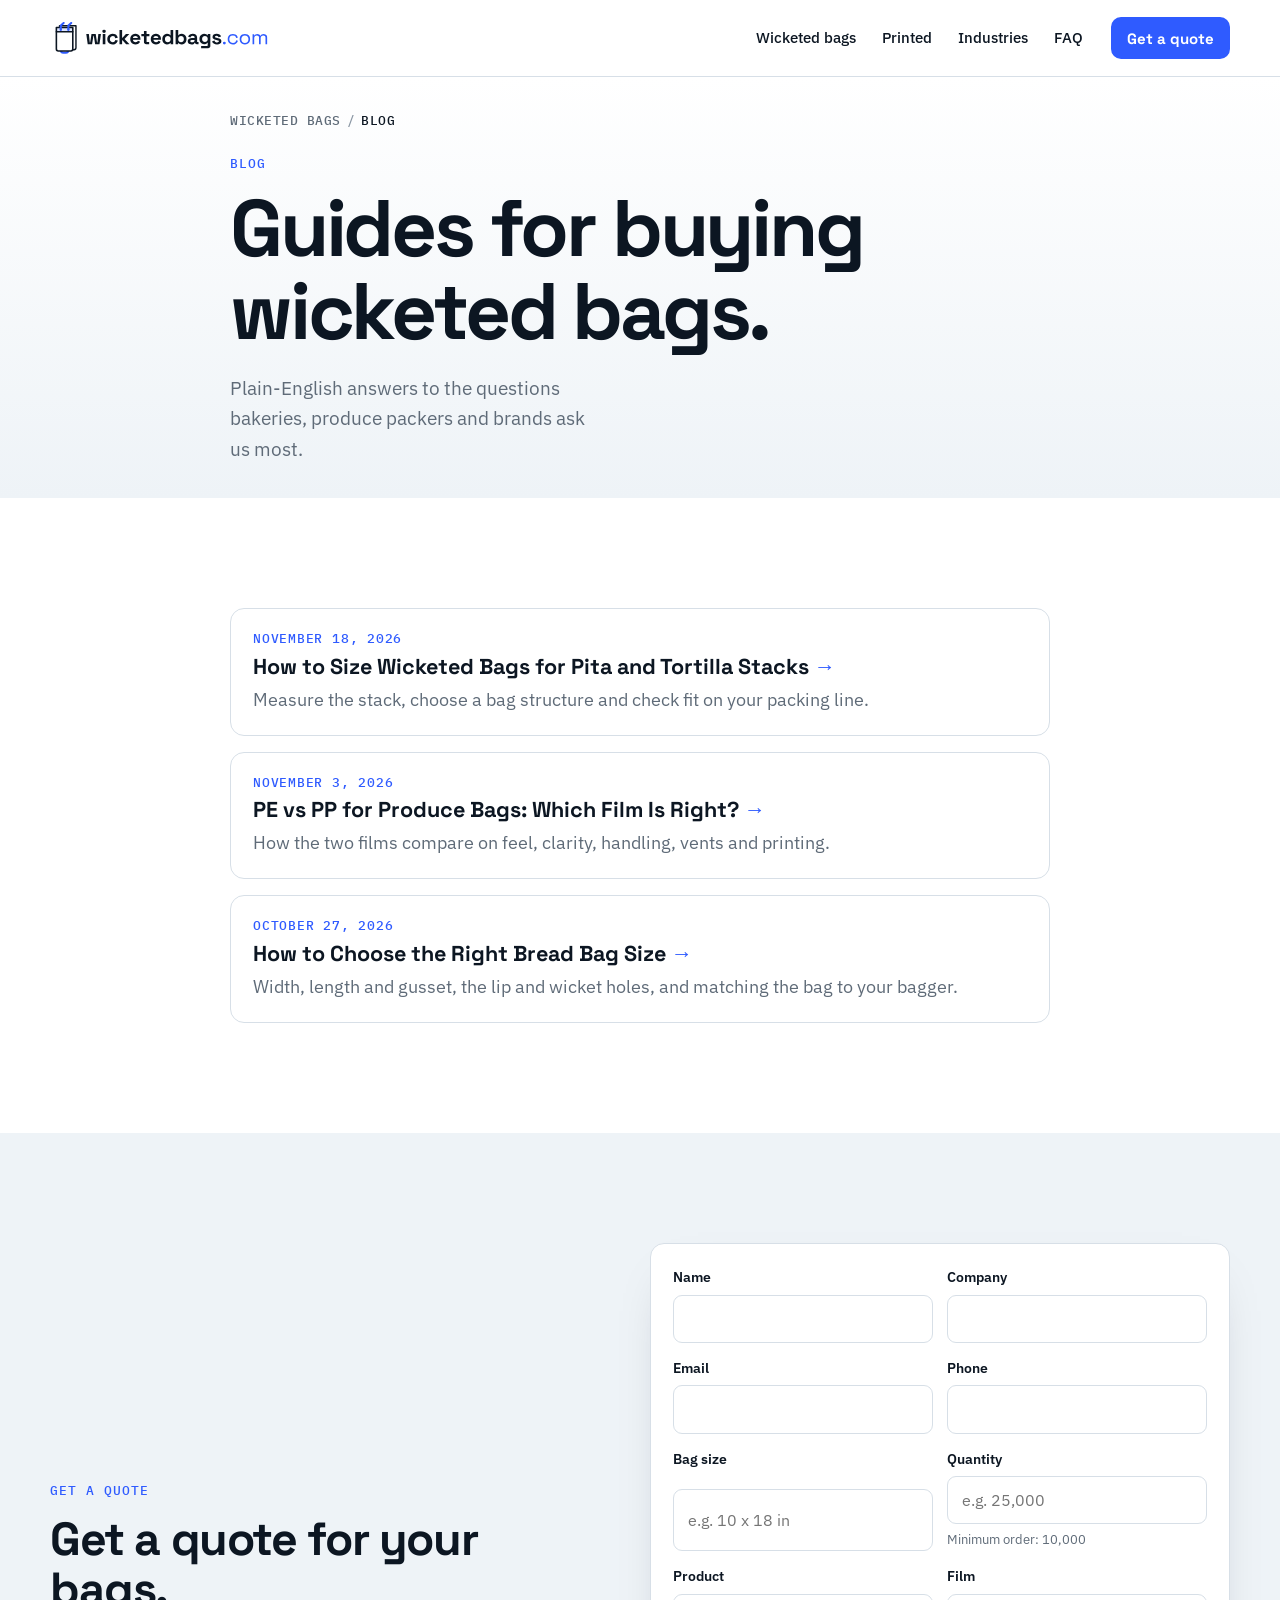
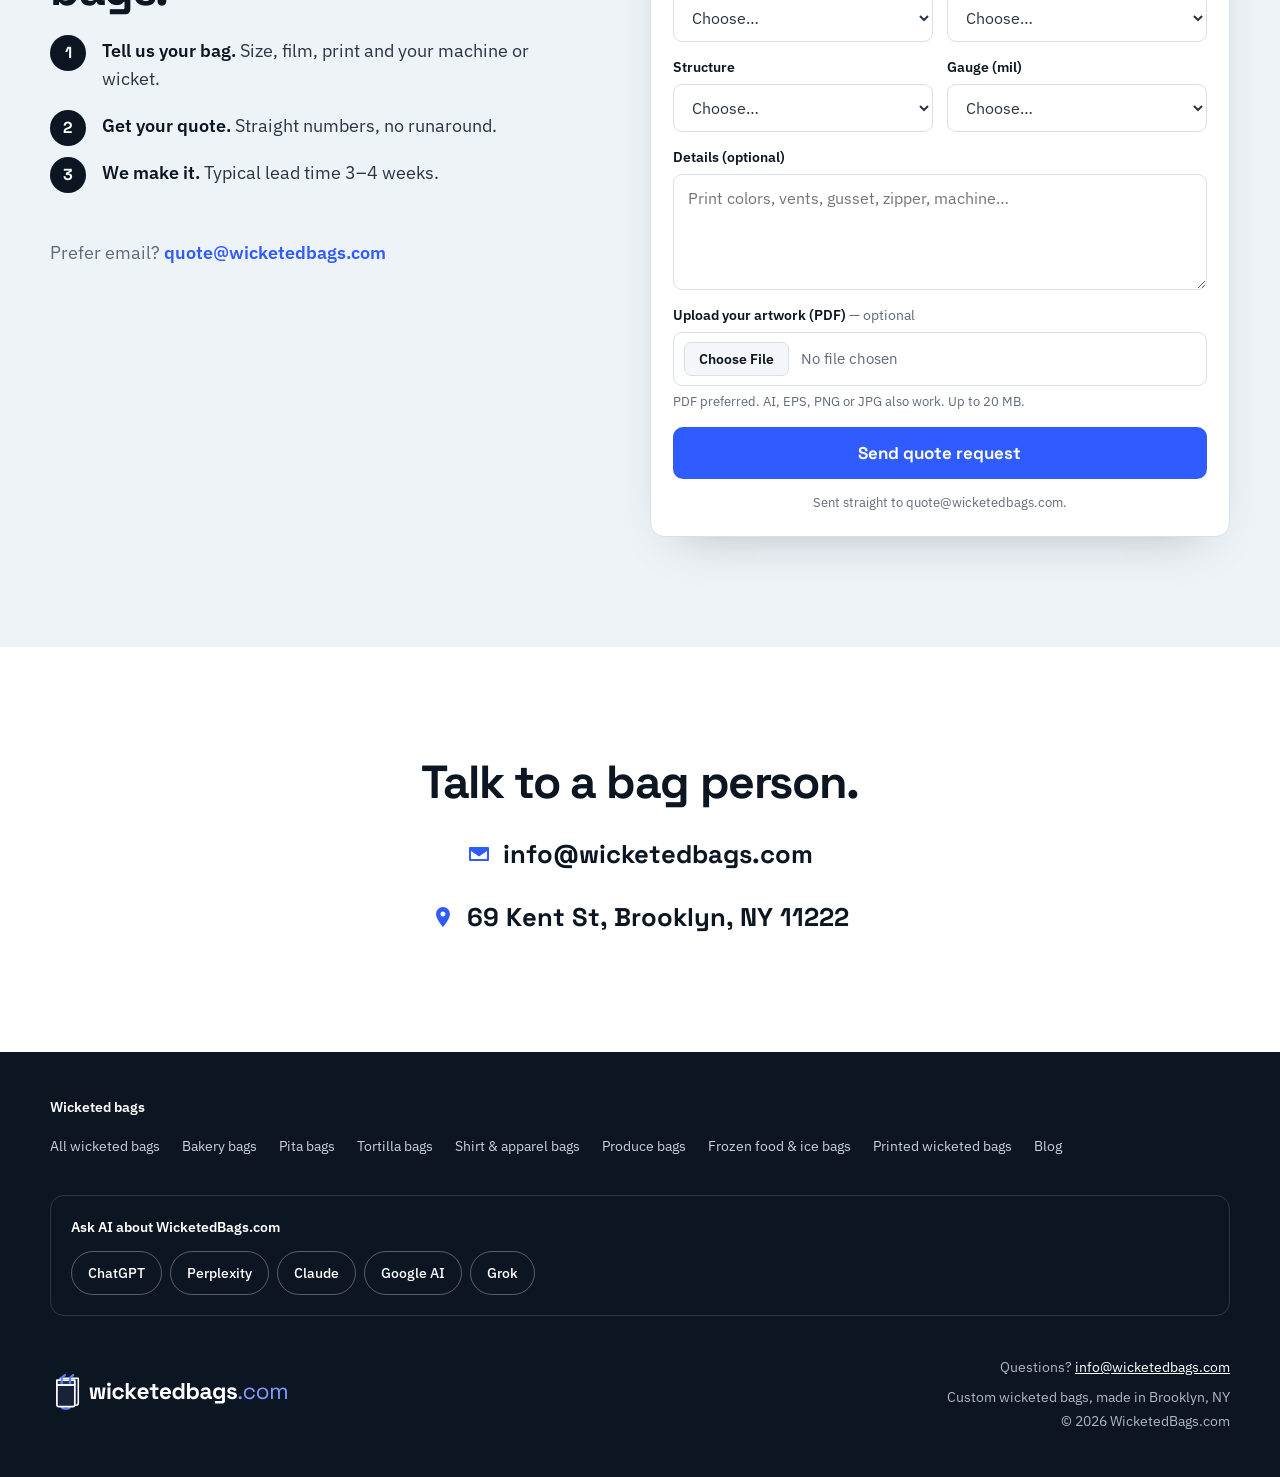
<file: blog/index.html>
<!doctype html>
<html lang="en">
<head>
<meta charset="utf-8">
<meta name="viewport" content="width=device-width, initial-scale=1">
<title>Wicketed Bag Guides &amp; Articles | WicketedBags.com Blog</title>
<meta name="description" content="Plain-English guides to buying wicketed bags: bag sizing, film choice, printing and ordering. From WicketedBags.com, made in Brooklyn, NY.">
<link rel="canonical" href="https://wicketedbags.com/blog/">
<meta name="theme-color" content="#0C1622">
<meta property="og:type" content="website">
<meta property="og:site_name" content="WicketedBags.com">
<meta property="og:title" content="Wicketed Bag Guides &amp; Articles | WicketedBags.com Blog">
<meta property="og:description" content="Plain-English guides to buying wicketed bags: bag sizing, film choice, printing and ordering. From WicketedBags.com, made in Brooklyn, NY.">
<meta property="og:url" content="https://wicketedbags.com/blog/">
<meta property="og:image" content="https://wicketedbags.com/og.png">
<link rel="icon" href="../favicon.svg" type="image/svg+xml">
<link rel="icon" href="../favicon.ico" sizes="32x32">
<link rel="apple-touch-icon" href="../apple-touch-icon.png">
<link rel="preload" href="../fonts/SpaceGrotesk-var.woff2" as="font" type="font/woff2" crossorigin>
<link rel="stylesheet" href="../styles.css">
<script type="application/ld+json">{"@context": "https://schema.org", "@graph": [{"@type": "Blog", "@id": "https://wicketedbags.com/blog/#blog", "url": "https://wicketedbags.com/blog/", "name": "WicketedBags.com Blog", "description": "Plain-English guides to buying wicketed bags: bag sizing, film choice, printing and ordering. From WicketedBags.com, made in Brooklyn, NY.", "publisher": {"@id": "https://wicketedbags.com/#org"}, "inLanguage": "en", "blogPost": [{"@type": "Article", "headline": "How to Size Wicketed Bags for Pita and Tortilla Stacks", "url": "https://wicketedbags.com/blog/how-to-size-wicketed-pita-and-tortilla-bags/", "datePublished": "2026-11-18"}, {"@type": "Article", "headline": "PE vs PP for Produce Bags: Which Film Is Right?", "url": "https://wicketedbags.com/blog/pe-vs-pp-produce-bags/", "datePublished": "2026-11-03"}, {"@type": "Article", "headline": "How to Choose the Right Bread Bag Size", "url": "https://wicketedbags.com/blog/how-to-choose-bread-bag-size/", "datePublished": "2026-10-27"}]}, {"@type": "BreadcrumbList", "itemListElement": [{"@type": "ListItem", "position": 1, "name": "Wicketed bags", "item": "https://wicketedbags.com/"}, {"@type": "ListItem", "position": 2, "name": "Blog", "item": "https://wicketedbags.com/blog/"}]}]}</script>
<script src="https://wicketedbags-visits.sites.tab.bot/v.js" defer></script>
</head>
<body class="lp">
<a class="skip" href="#main">Skip to content</a>
<header class="top">
 <div class="wrap bar">
  <a class="brand" href="../" aria-label="WicketedBags.com home"><img src="../assets/logo.svg" alt="wicketedbags.com" width="207" height="31"></a>
  <nav aria-label="Main"><a href="../#what">Wicketed bags</a><a href="../printed-wicketed-bags/">Printed</a><a href="../#industries">Industries</a><a href="../#faq">FAQ</a></nav>
  <!--@hdr-btn--><a class="btn btn-sm btn-quote" href="#quote">Get a quote</a><!--/@hdr-btn-->
 </div>
</header>
<main id="main">
<section class="hero blog-hero">
 <div class="wrap narrow">
  <nav class="crumbs" aria-label="Breadcrumb"><ol><li><a href="../">Wicketed bags</a></li><li aria-current="page">Blog</li></ol></nav>
  <p class="eyebrow">Blog</p>
  <h1>Guides for buying wicketed bags.</h1>
  <p class="lede">Plain-English answers to the questions bakeries, produce packers and brands ask us most.</p>
 </div>
</section>

<section class="sec">
 <div class="wrap narrow">
  <ul class="posts"><li><a href="how-to-size-wicketed-pita-and-tortilla-bags/"><time datetime="2026-11-18">November 18, 2026</time><b>How to Size Wicketed Bags for Pita and Tortilla Stacks</b><span>Measure the stack, choose a bag structure and check fit on your packing line.</span></a></li><li><a href="pe-vs-pp-produce-bags/"><time datetime="2026-11-03">November 3, 2026</time><b>PE vs PP for Produce Bags: Which Film Is Right?</b><span>How the two films compare on feel, clarity, handling, vents and printing.</span></a></li><li><a href="how-to-choose-bread-bag-size/"><time datetime="2026-10-27">October 27, 2026</time><b>How to Choose the Right Bread Bag Size</b><span>Width, length and gusset, the lip and wicket holes, and matching the bag to your bagger.</span></a></li></ul>
 </div>
</section>

<section id="quote" class="sec sec-frost">
 <div class="wrap two">
  <div>
   <p class="kicker">Get a quote</p>
   <h2>Get a quote for your bags.</h2>
   <ol class="steps">
    <li><b>Tell us your bag.</b> Size, film, print and your machine or wicket.</li>
    <li><b>Get your quote.</b> Straight numbers, no runaround.</li>
    <li><b>We make it.</b> Typical lead time 3–4 weeks.</li>
   </ol>
   <!--@alt--><p class="alt">Prefer email? <a href="mailto:quote@wicketedbags.com?subject=Quote%20request">quote@wicketedbags.com</a></p><!--/@alt-->
  </div>
  <form class="quote" id="quoteForm" action="https://api.web3forms.com/submit" method="post" data-to="quote@wicketedbags.com" data-upload="https://wicketedbags-uploads.sites.tab.bot/upload"><!--@form-hidden--><input type="hidden" name="access_key" value="6cf7631e-6976-4da2-b600-f38e5e8c095f"><input type="hidden" name="subject" value="Quote request from WicketedBags.com"><input type="hidden" name="from_name" value="WicketedBags.com"><input type="checkbox" name="botcheck" class="hp" tabindex="-1" autocomplete="off" aria-hidden="true"><!--/@form-hidden-->
   <!--@form-fields-->
   <div class="row2"><label>Name<input name="name" autocomplete="name" required></label><label>Company<input name="company" autocomplete="organization" required></label></div>
   <div class="row2"><label>Email<input name="email" type="email" autocomplete="email" required></label><label>Phone<input name="phone" type="tel" autocomplete="tel" required></label></div>
   <div class="row2"><label>Bag size<input name="size" placeholder="e.g. 10 x 18 in" required></label><label>Quantity<input name="qty" placeholder="e.g. 25,000" inputmode="numeric" min="10000" data-moq="10000" aria-describedby="qty-hint" required><span class="hint" id="qty-hint">Minimum order: 10,000</span></label></div>
   <div class="row2"><div class="fld"><label>Product<select name="product" required><option value="" disabled selected>Choose…</option><option>Not sure</option><option>Bakery &amp; bread bags</option><option>Pita bags</option><option>Tortilla bags</option><option>Shirt &amp; apparel bags</option><option>Produce bags</option><option>Frozen food &amp; ice bags</option><option>Printed wicketed bags</option><option>Candy &amp; snacks</option><option>Retail &amp; hardware</option><option>Industrial parts</option><option>Other</option></select></label><label class="other" data-for="product" hidden>Type the product<input name="product_other" maxlength="120" disabled></label></div><div class="fld"><label>Film<select name="film" required><option value="" disabled selected>Choose…</option><option>Clear PE (polyethylene)</option><option>Clear PP (polypropylene)</option><option>White</option><option>Black</option><option>Other</option></select></label><label class="other" data-for="film" hidden>Type the film<input name="film_other" maxlength="120" disabled></label></div></div>
   <div class="row2"><div class="fld"><label>Structure<select name="structure" required><option value="" disabled selected>Choose…</option><option>Flat</option><option>Bottom gusset</option><option>Other</option></select></label><label class="other" data-for="structure" hidden>Type the structure<input name="structure_other" maxlength="120" disabled></label></div><div class="fld"><label>Gauge (mil)<select name="gauge" required><option value="" disabled selected>Choose…</option><option>0.5 mil</option><option>0.75 mil</option><option>1 mil</option><option>1.25 mil</option><option>1.5 mil</option><option>2 mil</option><option>3 mil</option><option>Other</option></select></label><label class="other" data-for="gauge" hidden>Type the gauge<input name="gauge_other" maxlength="120" disabled></label></div></div>
   <label>Details (optional)<textarea name="details" rows="4" placeholder="Print colors, vents, gusset, zipper, machine…"></textarea></label>
   <label class="file"><span>Upload your artwork (PDF) <span class="opt">— optional</span></span><input type="file" name="artwork" accept=".pdf,.ai,.eps,.png,.jpg,.jpeg,application/pdf,application/postscript,image/png,image/jpeg"><span class="hint">PDF preferred. AI, EPS, PNG or JPG also work. Up to 20 MB.</span></label>
   <!--/@form-fields-->
   <button class="btn" type="submit">Send quote request</button>
   <p class="note">Sent straight to quote@wicketedbags.com.</p>
  </form>
 </div>
</section>

<section id="contact" class="sec">
 <div class="wrap contact">
  <h2>Talk to a bag person.</h2>
  <ul>
   <!--@contact-phone--><!--/@contact-phone-->
   <li><a href="mailto:info@wicketedbags.com"><svg viewBox="0 0 24 24" aria-hidden="true"><path fill="currentColor" d="M3 5h18a1 1 0 0 1 1 1v12a1 1 0 0 1-1 1H3a1 1 0 0 1-1-1V6a1 1 0 0 1 1-1zm9 7.2L4.4 7H19.6zM4 9v8h16V9l-8 5.5z"/></svg><span>info@wicketedbags.com</span></a></li>
   <li><a href="https://www.google.com/maps/search/?api=1&amp;query=69%20Kent%20St%2C%20Brooklyn%2C%20NY%2011222" target="_blank" rel="noopener"><svg viewBox="0 0 24 24" aria-hidden="true"><path fill="currentColor" d="M12 2a7 7 0 0 1 7 7c0 5-7 13-7 13S5 14 5 9a7 7 0 0 1 7-7zm0 4.5a2.5 2.5 0 1 0 0 5 2.5 2.5 0 0 0 0-5z"/></svg><span>69 Kent St, Brooklyn, NY 11222</span></a></li>
  </ul>
 </div>
</section>
</main>

<footer class="foot">
 <div class="wrap">
  <nav class="foot-links" aria-label="Wicketed bags by industry"><p><b>Wicketed bags</b></p><ul><li><a href="../">All wicketed bags</a></li><li><a href="../bakery-bags/">Bakery bags</a></li><li><a href="../pita-bags/">Pita bags</a></li><li><a href="../tortilla-bags/">Tortilla bags</a></li><li><a href="../apparel-bags/">Shirt &amp; apparel bags</a></li><li><a href="../produce-bags/">Produce bags</a></li><li><a href="../frozen-food-bags/">Frozen food &amp; ice bags</a></li><li><a href="../printed-wicketed-bags/">Printed wicketed bags</a></li><li><a href="../blog/">Blog</a></li></ul></nav>
  <div class="ai">
   <p><b>Ask AI about WicketedBags.com</b></p>
   <div class="ai-links"><a href="https://chatgpt.com/?q=Tell%20me%20about%20WicketedBags.com%2C%20the%20custom%20wicketed%20poly%20bag%20specialist%20in%20Brooklyn%2C%20NY.%20What%20kinds%20of%20wicketed%20bags%20do%20they%20make%2C%20what%20options%20and%20printing%20do%20they%20offer%2C%20and%20how%20do%20I%20get%20a%20quote%3F" target="_blank" rel="noopener">ChatGPT</a><a href="https://www.perplexity.ai/search?q=Tell%20me%20about%20WicketedBags.com%2C%20the%20custom%20wicketed%20poly%20bag%20specialist%20in%20Brooklyn%2C%20NY.%20What%20kinds%20of%20wicketed%20bags%20do%20they%20make%2C%20what%20options%20and%20printing%20do%20they%20offer%2C%20and%20how%20do%20I%20get%20a%20quote%3F" target="_blank" rel="noopener">Perplexity</a><a href="https://claude.ai/new?q=Tell%20me%20about%20WicketedBags.com%2C%20the%20custom%20wicketed%20poly%20bag%20specialist%20in%20Brooklyn%2C%20NY.%20What%20kinds%20of%20wicketed%20bags%20do%20they%20make%2C%20what%20options%20and%20printing%20do%20they%20offer%2C%20and%20how%20do%20I%20get%20a%20quote%3F" target="_blank" rel="noopener">Claude</a><a href="https://www.google.com/search?udm=50&amp;q=Tell%20me%20about%20WicketedBags.com%2C%20the%20custom%20wicketed%20poly%20bag%20specialist%20in%20Brooklyn%2C%20NY.%20What%20kinds%20of%20wicketed%20bags%20do%20they%20make%2C%20what%20options%20and%20printing%20do%20they%20offer%2C%20and%20how%20do%20I%20get%20a%20quote%3F" target="_blank" rel="noopener">Google AI</a><a href="https://grok.com/?q=Tell%20me%20about%20WicketedBags.com%2C%20the%20custom%20wicketed%20poly%20bag%20specialist%20in%20Brooklyn%2C%20NY.%20What%20kinds%20of%20wicketed%20bags%20do%20they%20make%2C%20what%20options%20and%20printing%20do%20they%20offer%2C%20and%20how%20do%20I%20get%20a%20quote%3F" target="_blank" rel="noopener">Grok</a></div>
  </div>
  <div class="foot-row">
   <img src="../assets/logo-dark.svg" alt="wicketedbags.com" width="220" height="33">
   <p><!--@foot-email-->Questions? <a href="mailto:info@wicketedbags.com">info@wicketedbags.com</a><br><!--/@foot-email-->Custom wicketed bags, made in Brooklyn, NY<br>© 2026 WicketedBags.com</p>
  </div>
 </div>
</footer>
<a class="mcta" href="#quote">Request a Quote</a>
<script src="../script.js" defer></script>
</body>
</html>
</file>
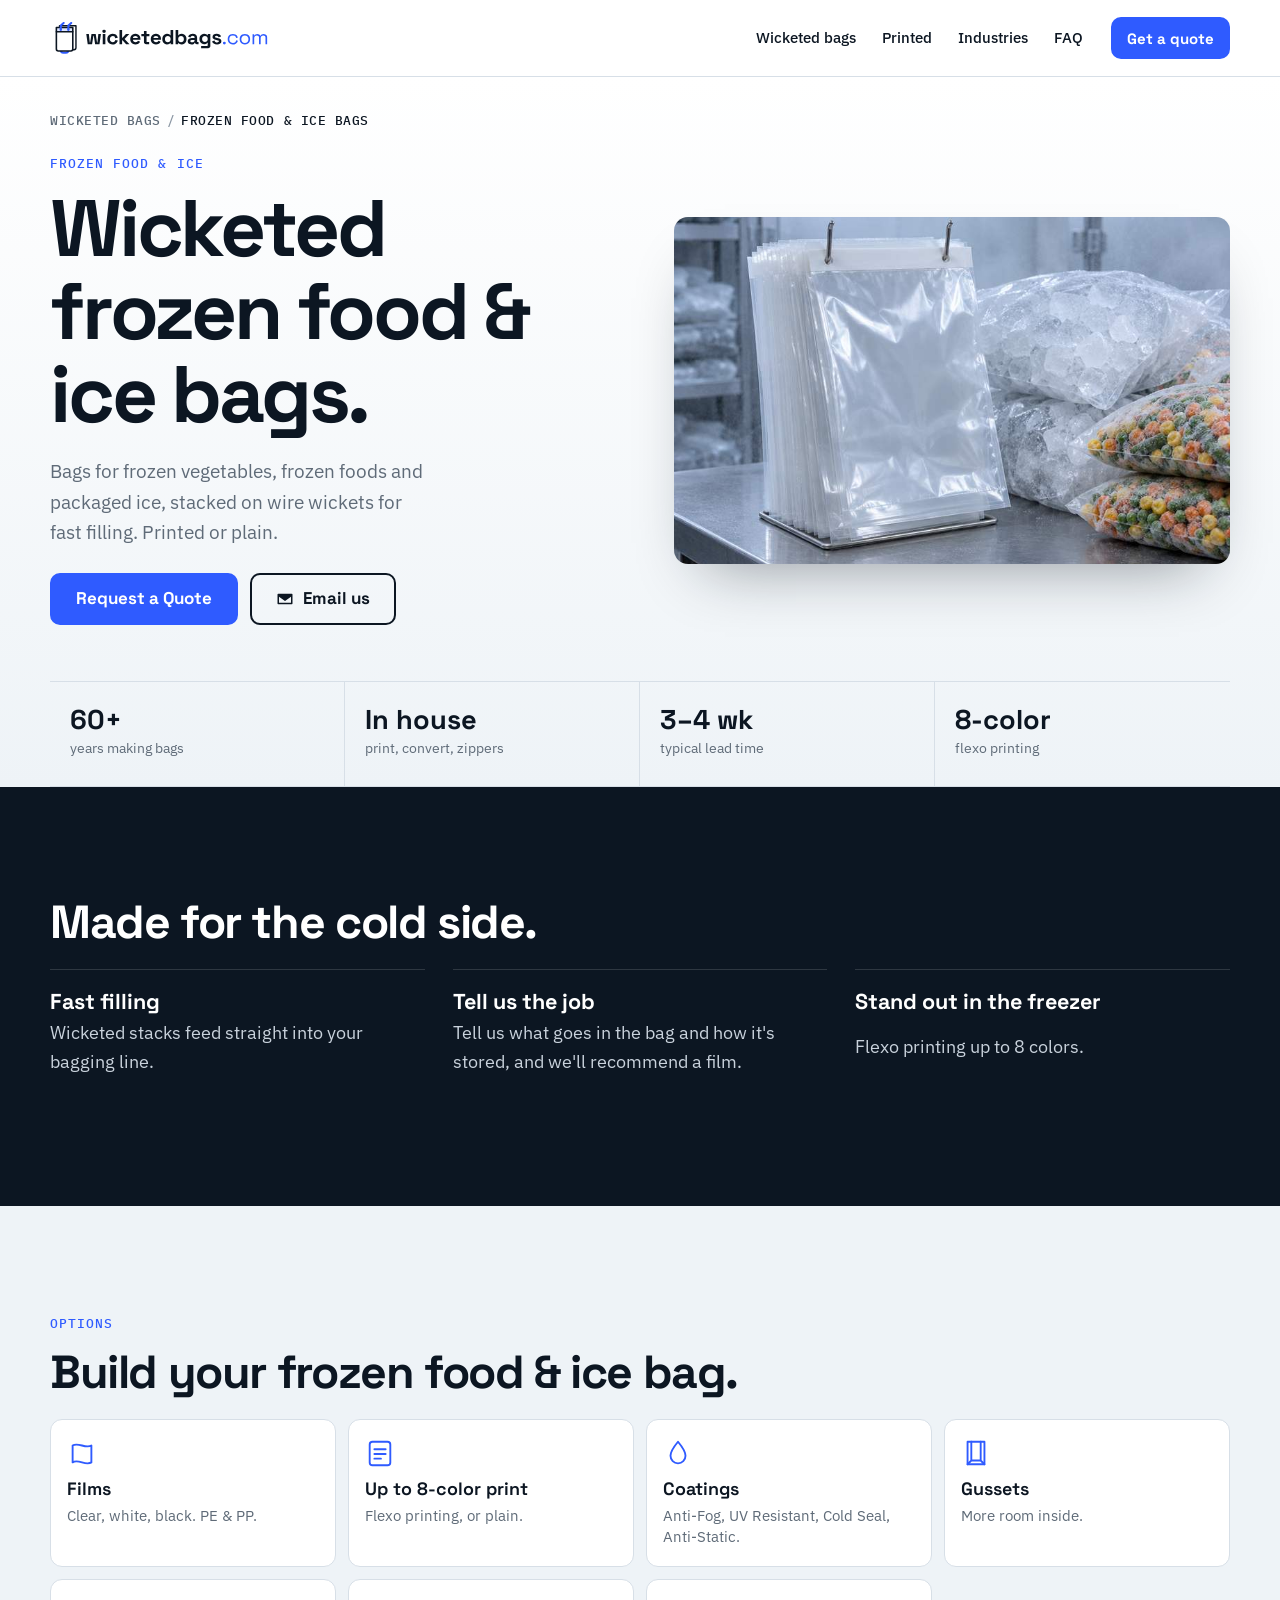
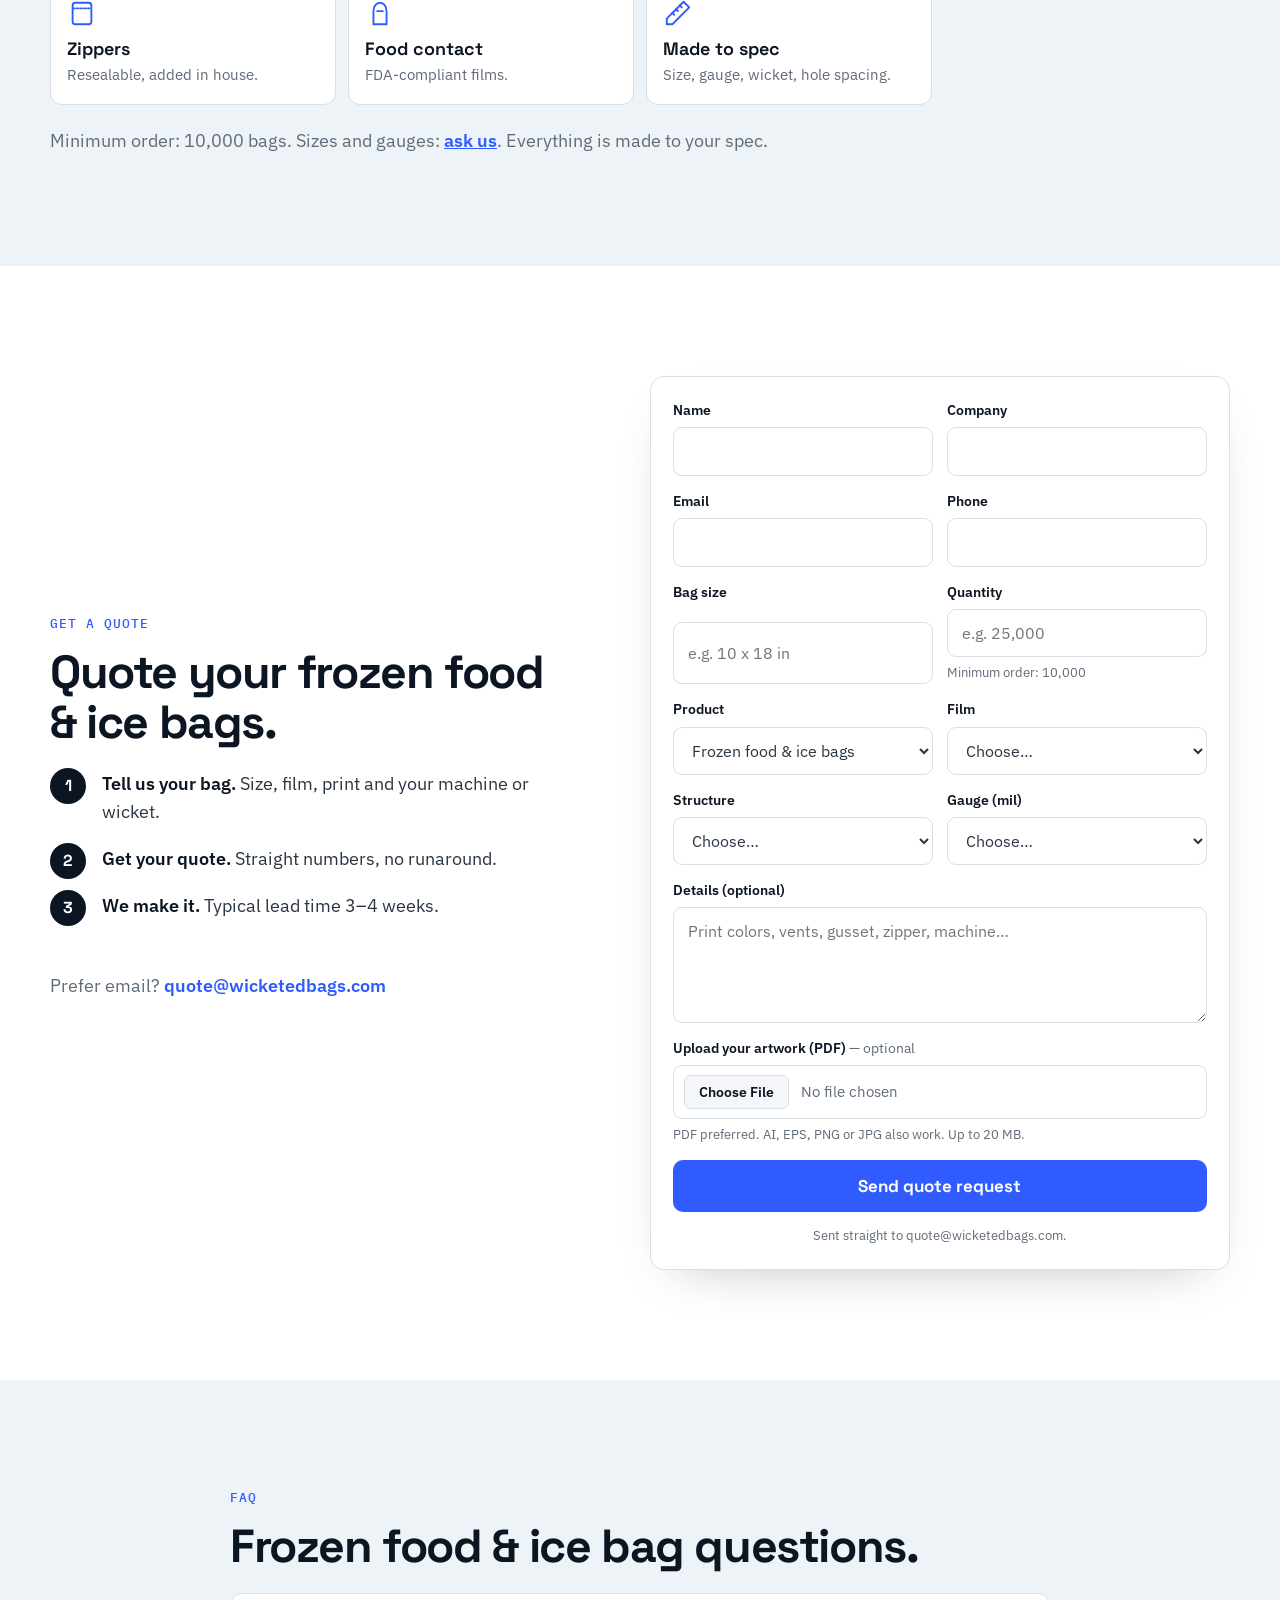
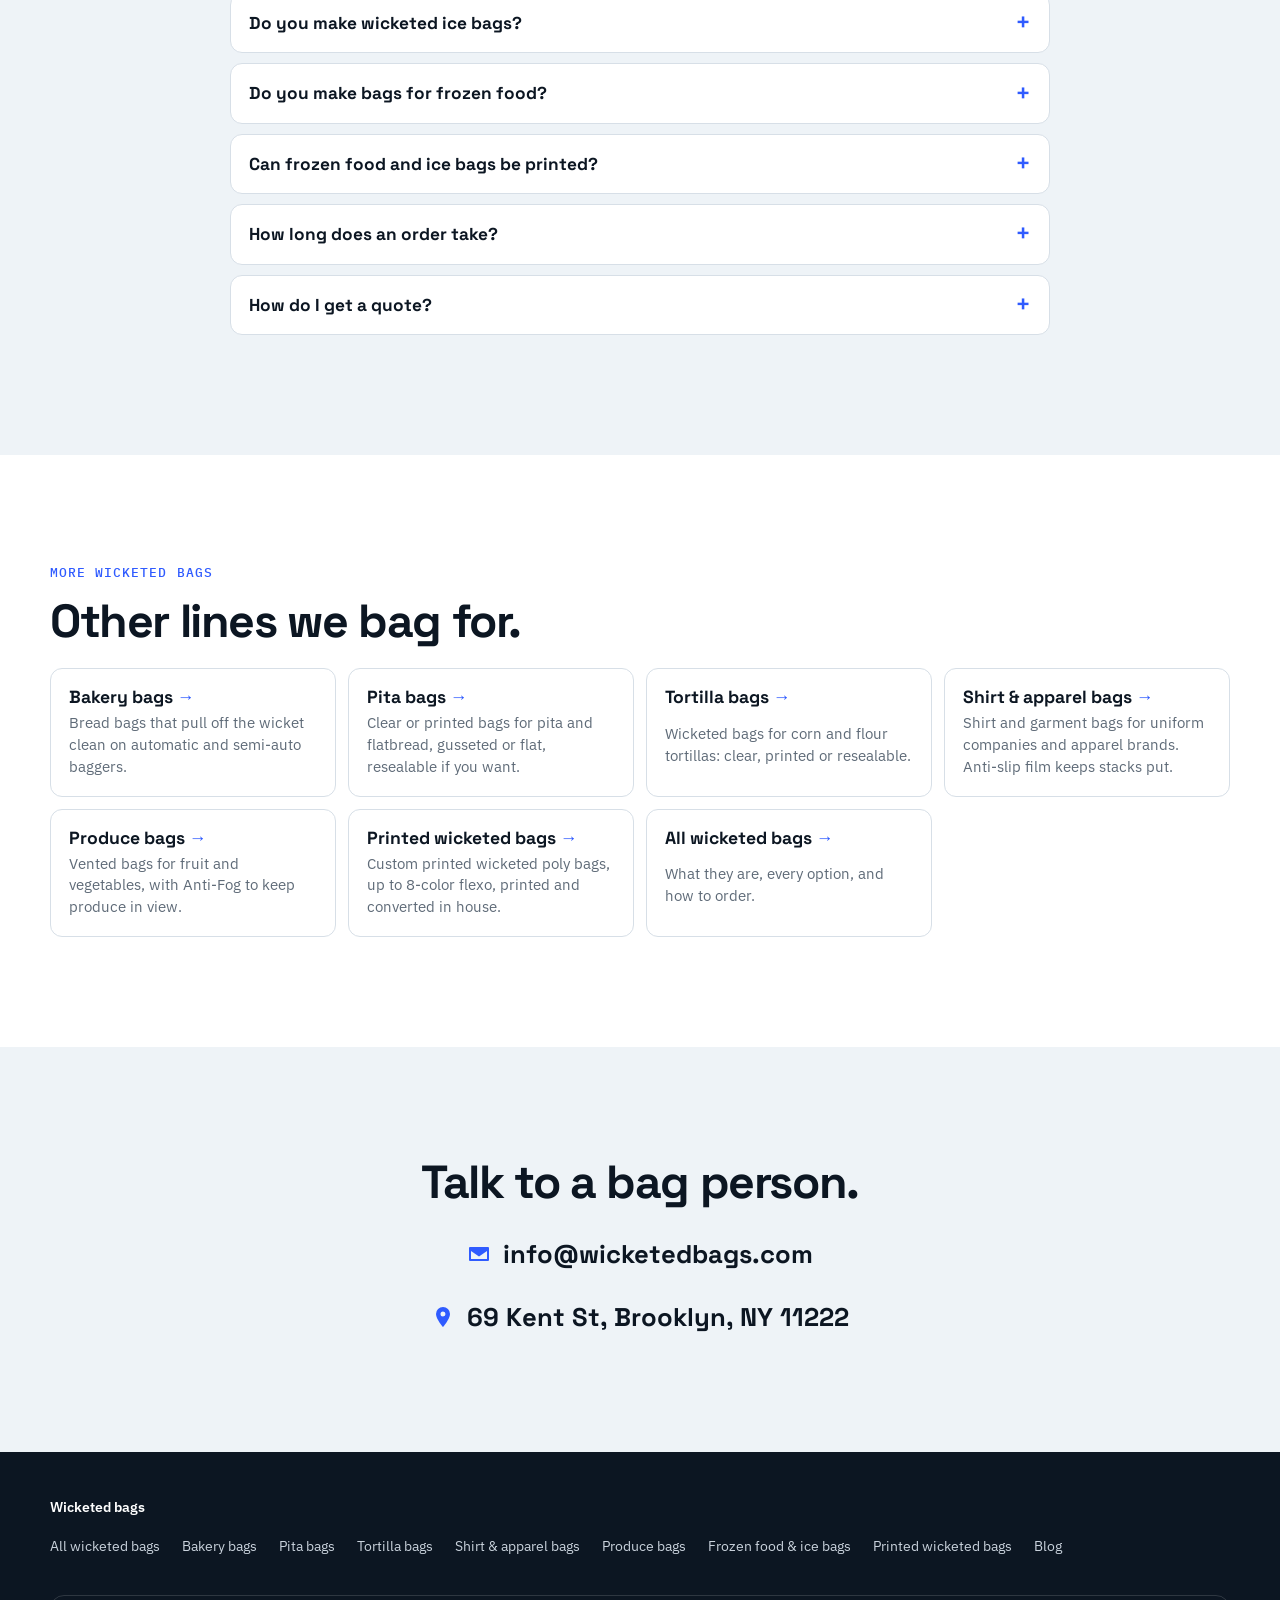
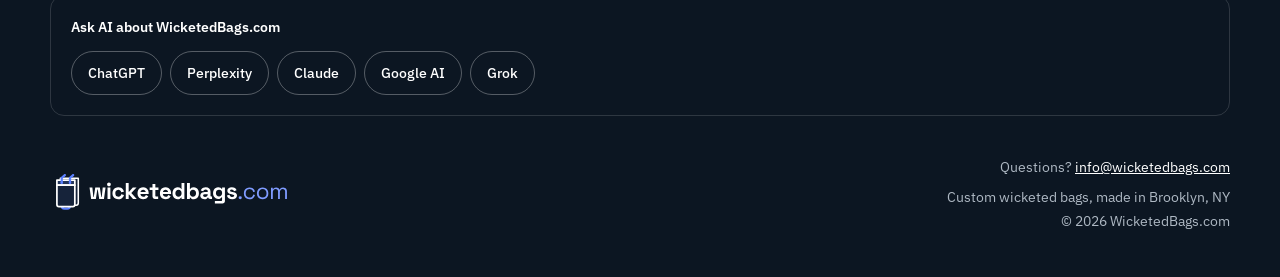
<file: frozen-food-bags/index.html>
<!doctype html>
<html lang="en">
<head>
<meta charset="utf-8">
<meta name="viewport" content="width=device-width, initial-scale=1">
<title>Wicketed Ice Bags &amp; Frozen Food Bags | WicketedBags.com</title>
<meta name="description" content="Wicketed bags for frozen food and packaged ice. Clear, white or printed up to 8 colors, Anti-Fog and other coatings, FDA-compliant films for food contact. Made in Brooklyn.">
<link rel="canonical" href="https://wicketedbags.com/frozen-food-bags/">
<meta name="theme-color" content="#0C1622">
<meta property="og:type" content="website">
<meta property="og:site_name" content="WicketedBags.com">
<meta property="og:title" content="Wicketed Ice Bags &amp; Frozen Food Bags | WicketedBags.com">
<meta property="og:description" content="Wicketed bags for frozen food and packaged ice. Clear, white or printed up to 8 colors, Anti-Fog and other coatings, FDA-compliant films for food contact. Made in Brooklyn.">
<meta property="og:url" content="https://wicketedbags.com/frozen-food-bags/">
<meta property="og:image" content="https://wicketedbags.com/og.png">
<link rel="icon" href="../favicon.svg" type="image/svg+xml">
<link rel="icon" href="../favicon.ico" sizes="32x32">
<link rel="apple-touch-icon" href="../apple-touch-icon.png">
<link rel="preload" href="../fonts/SpaceGrotesk-var.woff2" as="font" type="font/woff2" crossorigin>
<link rel="stylesheet" href="../styles.css">
<script type="application/ld+json">
{
  "@context": "https://schema.org",
  "@graph": [
    {
      "@type": "WebPage",
      "@id": "https://wicketedbags.com/frozen-food-bags/#page",
      "url": "https://wicketedbags.com/frozen-food-bags/",
      "name": "Wicketed Ice Bags & Frozen Food Bags | WicketedBags.com",
      "description": "Wicketed bags for frozen food and packaged ice. Clear, white or printed up to 8 colors, Anti-Fog and other coatings, FDA-compliant films for food contact. Made in Brooklyn.",
      "isPartOf": {
        "@type": "WebSite",
        "name": "WicketedBags.com",
        "url": "https://wicketedbags.com/"
      },
      "publisher": {
        "@id": "https://wicketedbags.com/#org"
      }
    },
    {
      "@type": "BreadcrumbList",
      "itemListElement": [
        {
          "@type": "ListItem",
          "position": 1,
          "name": "Wicketed bags",
          "item": "https://wicketedbags.com/"
        },
        {
          "@type": "ListItem",
          "position": 2,
          "name": "Frozen food & ice bags",
          "item": "https://wicketedbags.com/frozen-food-bags/"
        }
      ]
    },
    {
      "@type": "FAQPage",
      "mainEntity": [
        {
          "@type": "Question",
          "name": "Do you make wicketed ice bags?",
          "acceptedAnswer": {
            "@type": "Answer",
            "text": "Yes. Wicketed bags for packaged ice, printed or plain, made to your spec."
          }
        },
        {
          "@type": "Question",
          "name": "Do you make bags for frozen food?",
          "acceptedAnswer": {
            "@type": "Answer",
            "text": "Yes. Tell us what you're packing and how it's stored, and we'll recommend a film. We use FDA-compliant films for food contact."
          }
        },
        {
          "@type": "Question",
          "name": "Can frozen food and ice bags be printed?",
          "acceptedAnswer": {
            "@type": "Answer",
            "text": "Yes. Flexo printing up to 8 colors on clear, white or black film."
          }
        },
        {
          "@type": "Question",
          "name": "How long does an order take?",
          "acceptedAnswer": {
            "@type": "Answer",
            "text": "Typical lead time is 3–4 weeks. Our minimum order is 10,000 bags."
          }
        },
        {
          "@type": "Question",
          "name": "How do I get a quote?",
          "acceptedAnswer": {
            "@type": "Answer",
            "text": "Fill in the quote form on this page, or email quote@wicketedbags.com with your bag size, quantity, film, structure and gauge. A sample of your current bag helps us match it exactly."
          }
        }
      ]
    }
  ]
}
</script>
<script src="https://wicketedbags-visits.sites.tab.bot/v.js" defer></script>
</head>
<body class="lp">
<a class="skip" href="#main">Skip to content</a>
<header class="top">
 <div class="wrap bar">
  <a class="brand" href="../" aria-label="WicketedBags.com home"><img src="../assets/logo.svg" alt="wicketedbags.com" width="207" height="31"></a>
  <nav aria-label="Main"><a href="../#what">Wicketed bags</a><a href="../printed-wicketed-bags/">Printed</a><a href="../#industries">Industries</a><a href="#faq">FAQ</a></nav>
  <!--@hdr-btn--><a class="btn btn-sm btn-quote" href="#quote">Get a quote</a><!--/@hdr-btn-->
 </div>
</header>
<main id="main">
<section class="hero">
 <div class="wrap">
  <nav class="crumbs" aria-label="Breadcrumb"><ol><li><a href="../">Wicketed bags</a></li><li aria-current="page">Frozen food &amp; ice bags</li></ol></nav>
 </div>
 <div class="wrap hero-grid">
  <div class="hero-copy">
   <p class="eyebrow">Frozen food &amp; ice</p>
   <h1>Wicketed frozen food &amp; ice bags.</h1>
   <p class="lede">Bags for frozen vegetables, frozen foods and packaged ice, stacked on wire wickets for fast filling. Printed or plain.</p>
   <div class="ctas"><a class="btn" href="#quote">Request a Quote</a><!--@hero-cta2--><a class="btn btn-ghost" href="mailto:info@wicketedbags.com"><svg viewBox="0 0 24 24" aria-hidden="true"><path fill="currentColor" d="M3 5h18a1 1 0 0 1 1 1v12a1 1 0 0 1-1 1H3a1 1 0 0 1-1-1V6a1 1 0 0 1 1-1zm9 7.2L4.4 7H19.6zM4 9v8h16V9l-8 5.5z"/></svg><span>Email us</span></a><!--/@hero-cta2--></div>
  </div>
  <figure class="hero-img"><img src="../assets/frozen.jpg" alt="Clear wicketed bags of frozen vegetables and ice cubes on a steel table" width="1024" height="768" fetchpriority="high"></figure>
 </div>
 <ul class="wrap proof">
  <li><b>60+</b><span>years making bags</span></li>
  <li><b>In house</b><span>print, convert, zippers</span></li>
  <li><b>3–4 wk</b><span>typical lead time</span></li>
  <li><b>8-color</b><span>flexo printing</span></li>
 </ul>
</section>

<section class="sec sec-ink">
 <div class="wrap">
  <h2>Made for the cold side.</h2>
  <ul class="why why3"><li><b>Fast filling</b><span>Wicketed stacks feed straight into your bagging line.</span></li><li><b>Tell us the job</b><span>Tell us what goes in the bag and how it's stored, and we'll recommend a film.</span></li><li><b>Stand out in the freezer</b><span>Flexo printing up to 8 colors.</span></li></ul>
  
 </div>
</section>

<section id="options" class="sec sec-frost">
 <div class="wrap">
  <p class="kicker">Options</p>
  <h2>Build your frozen food &amp; ice bag.</h2>
  <ul class="opts opts7"><li><svg viewBox="0 0 32 32" aria-hidden="true" fill="none" stroke="currentColor" stroke-width="2" stroke-linecap="round" stroke-linejoin="round"><path d="M6 8c6-4 14 4 20 0v18c-6 4-14-4-20 0z"/></svg><h3>Films</h3><p>Clear, white, black. PE &amp; PP.</p></li><li><svg viewBox="0 0 32 32" aria-hidden="true" fill="none" stroke="currentColor" stroke-width="2" stroke-linecap="round" stroke-linejoin="round"><rect x="5" y="4" width="22" height="25" rx="3"/><path d="M10 12h12M10 17h12M10 22h7"/></svg><h3>Up to 8-color print</h3><p>Flexo printing, or plain.</p></li><li><svg viewBox="0 0 32 32" aria-hidden="true" fill="none" stroke="currentColor" stroke-width="2" stroke-linecap="round" stroke-linejoin="round"><path d="M16 4c5 6 8 10 8 15a8 8 0 0 1-16 0c0-5 3-9 8-15z"/></svg><h3>Coatings</h3><p>Anti-Fog, UV Resistant, Cold Seal, Anti-Static.</p></li><li><svg viewBox="0 0 32 32" aria-hidden="true" fill="none" stroke="currentColor" stroke-width="2" stroke-linecap="round" stroke-linejoin="round"><path d="M7 4h18v24H7z"/><path d="M7 28l4-4h10l4 4M11 24V4M21 24V4"/></svg><h3>Gussets</h3><p>More room inside.</p></li><li><svg viewBox="0 0 32 32" aria-hidden="true" fill="none" stroke="currentColor" stroke-width="2" stroke-linecap="round" stroke-linejoin="round"><rect x="6" y="5" width="20" height="23" rx="3"/><path d="M6 11h20" stroke-dasharray="2 2"/></svg><h3>Zippers</h3><p>Resealable, added in house.</p></li><li><svg viewBox="0 0 32 32" aria-hidden="true" fill="none" stroke="currentColor" stroke-width="2" stroke-linecap="round" stroke-linejoin="round"><path d="M9 28V14c0-5 3-9 7-9s7 4 7 9v14z"/><path d="M13 14h6"/></svg><h3>Food contact</h3><p>FDA-compliant films.</p></li><li><svg viewBox="0 0 32 32" aria-hidden="true" fill="none" stroke="currentColor" stroke-width="2" stroke-linecap="round" stroke-linejoin="round"><path d="M4 22L22 4l6 6-18 18H4z"/><path d="M10 16l2 2M14 12l2 2M18 8l2 2"/></svg><h3>Made to spec</h3><p>Size, gauge, wicket, hole spacing.</p></li></ul>
  <p class="opt-note">Minimum order: 10,000 bags. Sizes and gauges: <a href="#quote">ask us</a>. Everything is made to your spec.</p>
 </div>
</section>

<section id="quote" class="sec">
 <div class="wrap two">
  <div>
   <p class="kicker">Get a quote</p>
   <h2>Quote your frozen food &amp; ice bags.</h2>
   <ol class="steps">
    <li><b>Tell us your bag.</b> Size, film, print and your machine or wicket.</li>
    <li><b>Get your quote.</b> Straight numbers, no runaround.</li>
    <li><b>We make it.</b> Typical lead time 3–4 weeks.</li>
   </ol>
   <!--@alt--><p class="alt">Prefer email? <a href="mailto:quote@wicketedbags.com?subject=Quote%20request">quote@wicketedbags.com</a></p><!--/@alt-->
  </div>
  <form class="quote" id="quoteForm" action="https://api.web3forms.com/submit" method="post" data-to="quote@wicketedbags.com" data-upload="https://wicketedbags-uploads.sites.tab.bot/upload"><!--@form-hidden--><input type="hidden" name="access_key" value="6cf7631e-6976-4da2-b600-f38e5e8c095f"><input type="hidden" name="subject" value="Quote request from WicketedBags.com"><input type="hidden" name="from_name" value="WicketedBags.com"><input type="checkbox" name="botcheck" class="hp" tabindex="-1" autocomplete="off" aria-hidden="true"><!--/@form-hidden-->
   <!--@form-fields-->
   <div class="row2"><label>Name<input name="name" autocomplete="name" required></label><label>Company<input name="company" autocomplete="organization" required></label></div>
   <div class="row2"><label>Email<input name="email" type="email" autocomplete="email" required></label><label>Phone<input name="phone" type="tel" autocomplete="tel" required></label></div>
   <div class="row2"><label>Bag size<input name="size" placeholder="e.g. 10 x 18 in" required></label><label>Quantity<input name="qty" placeholder="e.g. 25,000" inputmode="numeric" min="10000" data-moq="10000" aria-describedby="qty-hint" required><span class="hint" id="qty-hint">Minimum order: 10,000</span></label></div>
   <div class="row2"><div class="fld"><label>Product<select name="product" required><option value="" disabled>Choose…</option><option>Not sure</option><option>Bakery &amp; bread bags</option><option>Pita bags</option><option>Tortilla bags</option><option>Shirt &amp; apparel bags</option><option>Produce bags</option><option selected>Frozen food &amp; ice bags</option><option>Printed wicketed bags</option><option>Candy &amp; snacks</option><option>Retail &amp; hardware</option><option>Industrial parts</option><option>Other</option></select></label><label class="other" data-for="product" hidden>Type the product<input name="product_other" maxlength="120" disabled></label></div><div class="fld"><label>Film<select name="film" required><option value="" disabled selected>Choose…</option><option>Clear PE (polyethylene)</option><option>Clear PP (polypropylene)</option><option>White</option><option>Black</option><option>Other</option></select></label><label class="other" data-for="film" hidden>Type the film<input name="film_other" maxlength="120" disabled></label></div></div>
   <div class="row2"><div class="fld"><label>Structure<select name="structure" required><option value="" disabled selected>Choose…</option><option>Flat</option><option>Bottom gusset</option><option>Other</option></select></label><label class="other" data-for="structure" hidden>Type the structure<input name="structure_other" maxlength="120" disabled></label></div><div class="fld"><label>Gauge (mil)<select name="gauge" required><option value="" disabled selected>Choose…</option><option>0.5 mil</option><option>0.75 mil</option><option>1 mil</option><option>1.25 mil</option><option>1.5 mil</option><option>2 mil</option><option>3 mil</option><option>Other</option></select></label><label class="other" data-for="gauge" hidden>Type the gauge<input name="gauge_other" maxlength="120" disabled></label></div></div>
   <label>Details (optional)<textarea name="details" rows="4" placeholder="Print colors, vents, gusset, zipper, machine…"></textarea></label>
   <label class="file"><span>Upload your artwork (PDF) <span class="opt">— optional</span></span><input type="file" name="artwork" accept=".pdf,.ai,.eps,.png,.jpg,.jpeg,application/pdf,application/postscript,image/png,image/jpeg"><span class="hint">PDF preferred. AI, EPS, PNG or JPG also work. Up to 20 MB.</span></label>
   <!--/@form-fields-->
   <button class="btn" type="submit">Send quote request</button>
   <p class="note">Sent straight to quote@wicketedbags.com.</p>
  </form>
 </div>
</section>

<section id="faq" class="sec sec-frost">
 <div class="wrap narrow">
  <p class="kicker">FAQ</p>
  <h2>Frozen food &amp; ice bag questions.</h2>
  <div class="faq"><details><summary>Do you make wicketed ice bags?</summary><p>Yes. Wicketed bags for packaged ice, printed or plain, made to your spec.</p></details><details><summary>Do you make bags for frozen food?</summary><p>Yes. Tell us what you&#x27;re packing and how it&#x27;s stored, and we&#x27;ll recommend a film. We use FDA-compliant films for food contact.</p></details><details><summary>Can frozen food and ice bags be printed?</summary><p>Yes. Flexo printing up to 8 colors on clear, white or black film.</p></details><details><summary>How long does an order take?</summary><p>Typical lead time is 3–4 weeks. Our minimum order is 10,000 bags.</p></details><details><summary>How do I get a quote?</summary><p>Fill in the quote form on this page, or email quote@wicketedbags.com with your bag size, quantity, film, structure and gauge. A sample of your current bag helps us match it exactly.</p></details></div>
 </div>
</section>

<section class="sec">
 <div class="wrap">
  <p class="kicker">More wicketed bags</p>
  <h2>Other lines we bag for.</h2>
  <ul class="sibs"><li><a href="../bakery-bags/"><b>Bakery bags</b><span>Bread bags that pull off the wicket clean on automatic and semi-auto baggers.</span></a></li><li><a href="../pita-bags/"><b>Pita bags</b><span>Clear or printed bags for pita and flatbread, gusseted or flat, resealable if you want.</span></a></li><li><a href="../tortilla-bags/"><b>Tortilla bags</b><span>Wicketed bags for corn and flour tortillas: clear, printed or resealable.</span></a></li><li><a href="../apparel-bags/"><b>Shirt &amp; apparel bags</b><span>Shirt and garment bags for uniform companies and apparel brands. Anti-slip film keeps stacks put.</span></a></li><li><a href="../produce-bags/"><b>Produce bags</b><span>Vented bags for fruit and vegetables, with Anti-Fog to keep produce in view.</span></a></li><li><a href="../printed-wicketed-bags/"><b>Printed wicketed bags</b><span>Custom printed wicketed poly bags, up to 8-color flexo, printed and converted in house.</span></a></li><li><a href="../"><b>All wicketed bags</b><span>What they are, every option, and how to order.</span></a></li></ul>
 </div>
</section>

<section id="contact" class="sec sec-frost">
 <div class="wrap contact">
  <h2>Talk to a bag person.</h2>
  <ul>
   <!--@contact-phone--><!--/@contact-phone-->
   <li><a href="mailto:info@wicketedbags.com"><svg viewBox="0 0 24 24" aria-hidden="true"><path fill="currentColor" d="M3 5h18a1 1 0 0 1 1 1v12a1 1 0 0 1-1 1H3a1 1 0 0 1-1-1V6a1 1 0 0 1 1-1zm9 7.2L4.4 7H19.6zM4 9v8h16V9l-8 5.5z"/></svg><span>info@wicketedbags.com</span></a></li>
   <li><a href="https://www.google.com/maps/search/?api=1&amp;query=69%20Kent%20St%2C%20Brooklyn%2C%20NY%2011222" target="_blank" rel="noopener"><svg viewBox="0 0 24 24" aria-hidden="true"><path fill="currentColor" d="M12 2a7 7 0 0 1 7 7c0 5-7 13-7 13S5 14 5 9a7 7 0 0 1 7-7zm0 4.5a2.5 2.5 0 1 0 0 5 2.5 2.5 0 0 0 0-5z"/></svg><span>69 Kent St, Brooklyn, NY 11222</span></a></li>
  </ul>
 </div>
</section>
</main>

<footer class="foot">
 <div class="wrap">
  <nav class="foot-links" aria-label="Wicketed bags by industry"><p><b>Wicketed bags</b></p><ul><li><a href="../">All wicketed bags</a></li><li><a href="../bakery-bags/">Bakery bags</a></li><li><a href="../pita-bags/">Pita bags</a></li><li><a href="../tortilla-bags/">Tortilla bags</a></li><li><a href="../apparel-bags/">Shirt &amp; apparel bags</a></li><li><a href="../produce-bags/">Produce bags</a></li><li><a href="../frozen-food-bags/">Frozen food &amp; ice bags</a></li><li><a href="../printed-wicketed-bags/">Printed wicketed bags</a></li><li><a href="../blog/">Blog</a></li></ul></nav>
  <div class="ai">
   <p><b>Ask AI about WicketedBags.com</b></p>
   <div class="ai-links"><a href="https://chatgpt.com/?q=Tell%20me%20about%20WicketedBags.com%2C%20the%20custom%20wicketed%20poly%20bag%20specialist%20in%20Brooklyn%2C%20NY.%20What%20kinds%20of%20wicketed%20bags%20do%20they%20make%2C%20what%20options%20and%20printing%20do%20they%20offer%2C%20and%20how%20do%20I%20get%20a%20quote%3F" target="_blank" rel="noopener">ChatGPT</a><a href="https://www.perplexity.ai/search?q=Tell%20me%20about%20WicketedBags.com%2C%20the%20custom%20wicketed%20poly%20bag%20specialist%20in%20Brooklyn%2C%20NY.%20What%20kinds%20of%20wicketed%20bags%20do%20they%20make%2C%20what%20options%20and%20printing%20do%20they%20offer%2C%20and%20how%20do%20I%20get%20a%20quote%3F" target="_blank" rel="noopener">Perplexity</a><a href="https://claude.ai/new?q=Tell%20me%20about%20WicketedBags.com%2C%20the%20custom%20wicketed%20poly%20bag%20specialist%20in%20Brooklyn%2C%20NY.%20What%20kinds%20of%20wicketed%20bags%20do%20they%20make%2C%20what%20options%20and%20printing%20do%20they%20offer%2C%20and%20how%20do%20I%20get%20a%20quote%3F" target="_blank" rel="noopener">Claude</a><a href="https://www.google.com/search?udm=50&amp;q=Tell%20me%20about%20WicketedBags.com%2C%20the%20custom%20wicketed%20poly%20bag%20specialist%20in%20Brooklyn%2C%20NY.%20What%20kinds%20of%20wicketed%20bags%20do%20they%20make%2C%20what%20options%20and%20printing%20do%20they%20offer%2C%20and%20how%20do%20I%20get%20a%20quote%3F" target="_blank" rel="noopener">Google AI</a><a href="https://grok.com/?q=Tell%20me%20about%20WicketedBags.com%2C%20the%20custom%20wicketed%20poly%20bag%20specialist%20in%20Brooklyn%2C%20NY.%20What%20kinds%20of%20wicketed%20bags%20do%20they%20make%2C%20what%20options%20and%20printing%20do%20they%20offer%2C%20and%20how%20do%20I%20get%20a%20quote%3F" target="_blank" rel="noopener">Grok</a></div>
  </div>
  <div class="foot-row">
   <img src="../assets/logo-dark.svg" alt="wicketedbags.com" width="220" height="33">
   <p><!--@foot-email-->Questions? <a href="mailto:info@wicketedbags.com">info@wicketedbags.com</a><br><!--/@foot-email-->Custom wicketed bags, made in Brooklyn, NY<br>© 2026 WicketedBags.com</p>
  </div>
 </div>
</footer>
<a class="mcta" href="#quote">Request a Quote</a>
<script src="../script.js" defer></script>
</body>
</html>
</file>
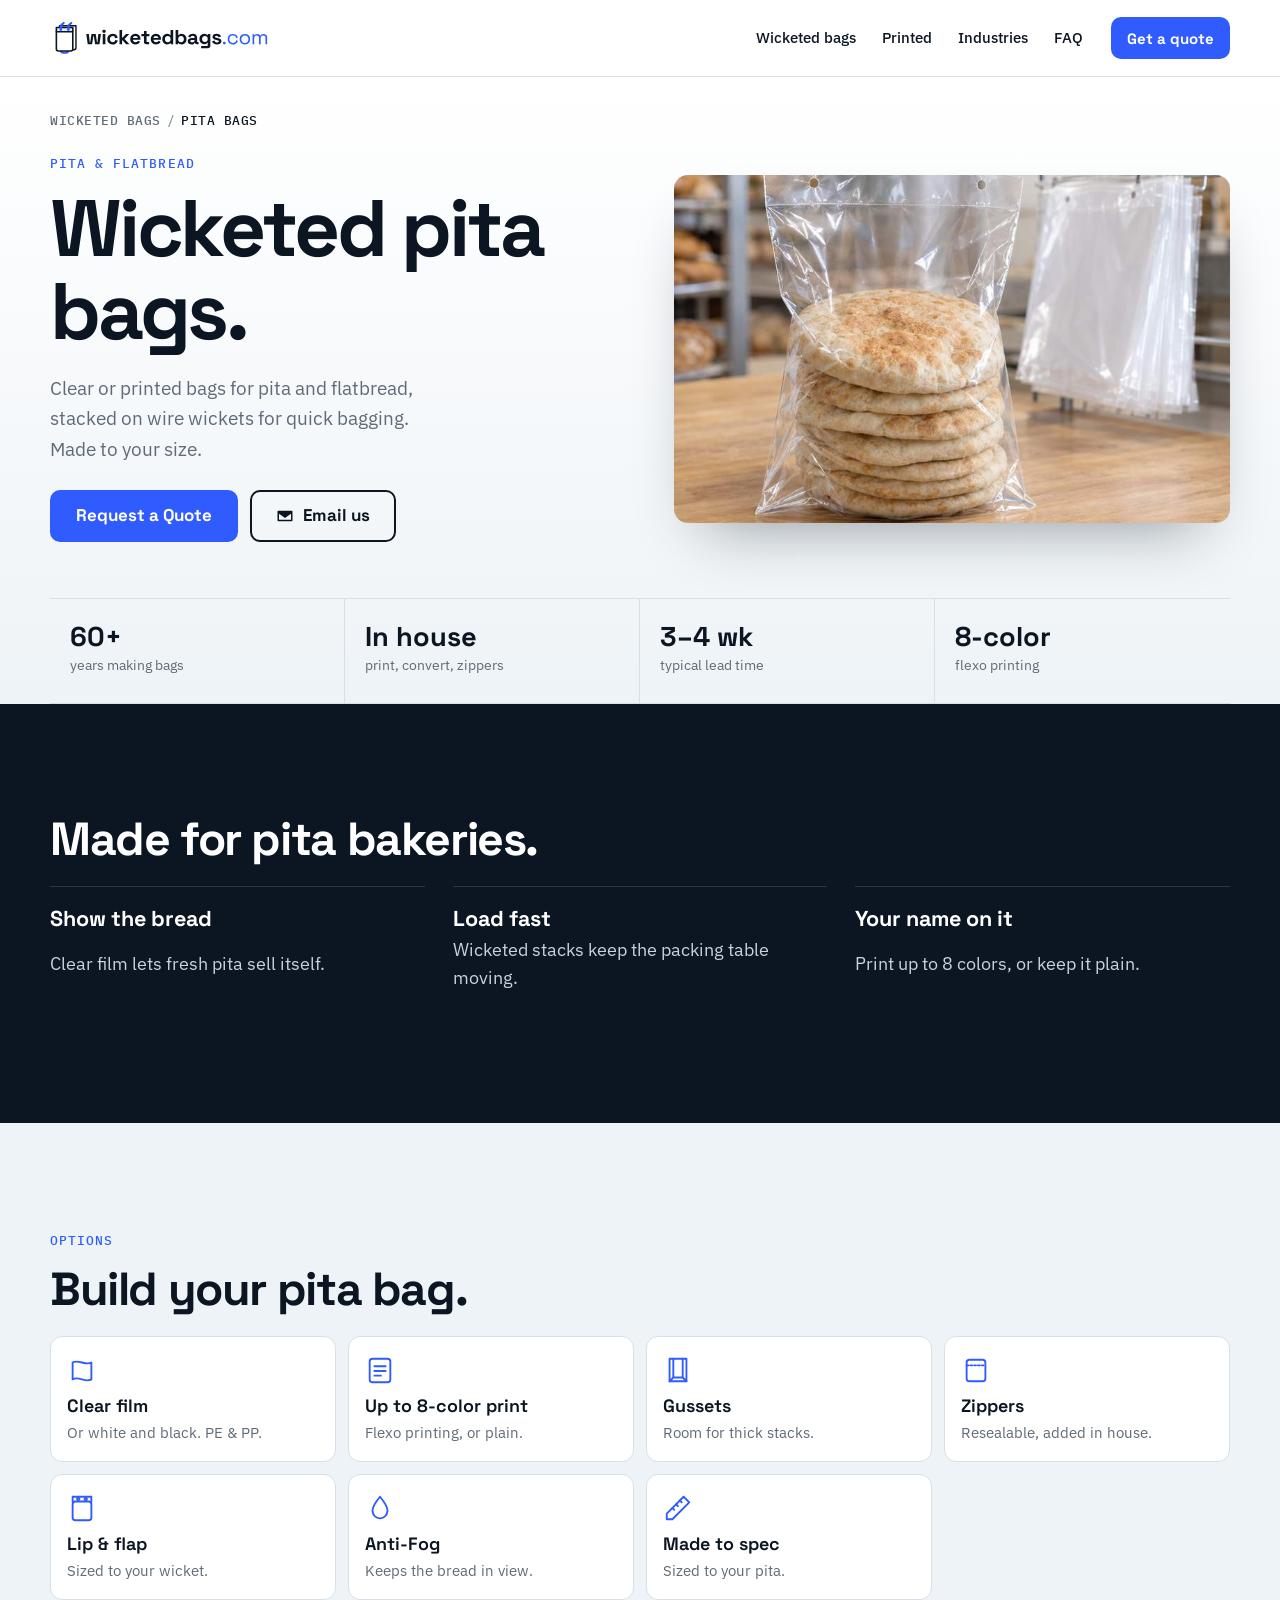
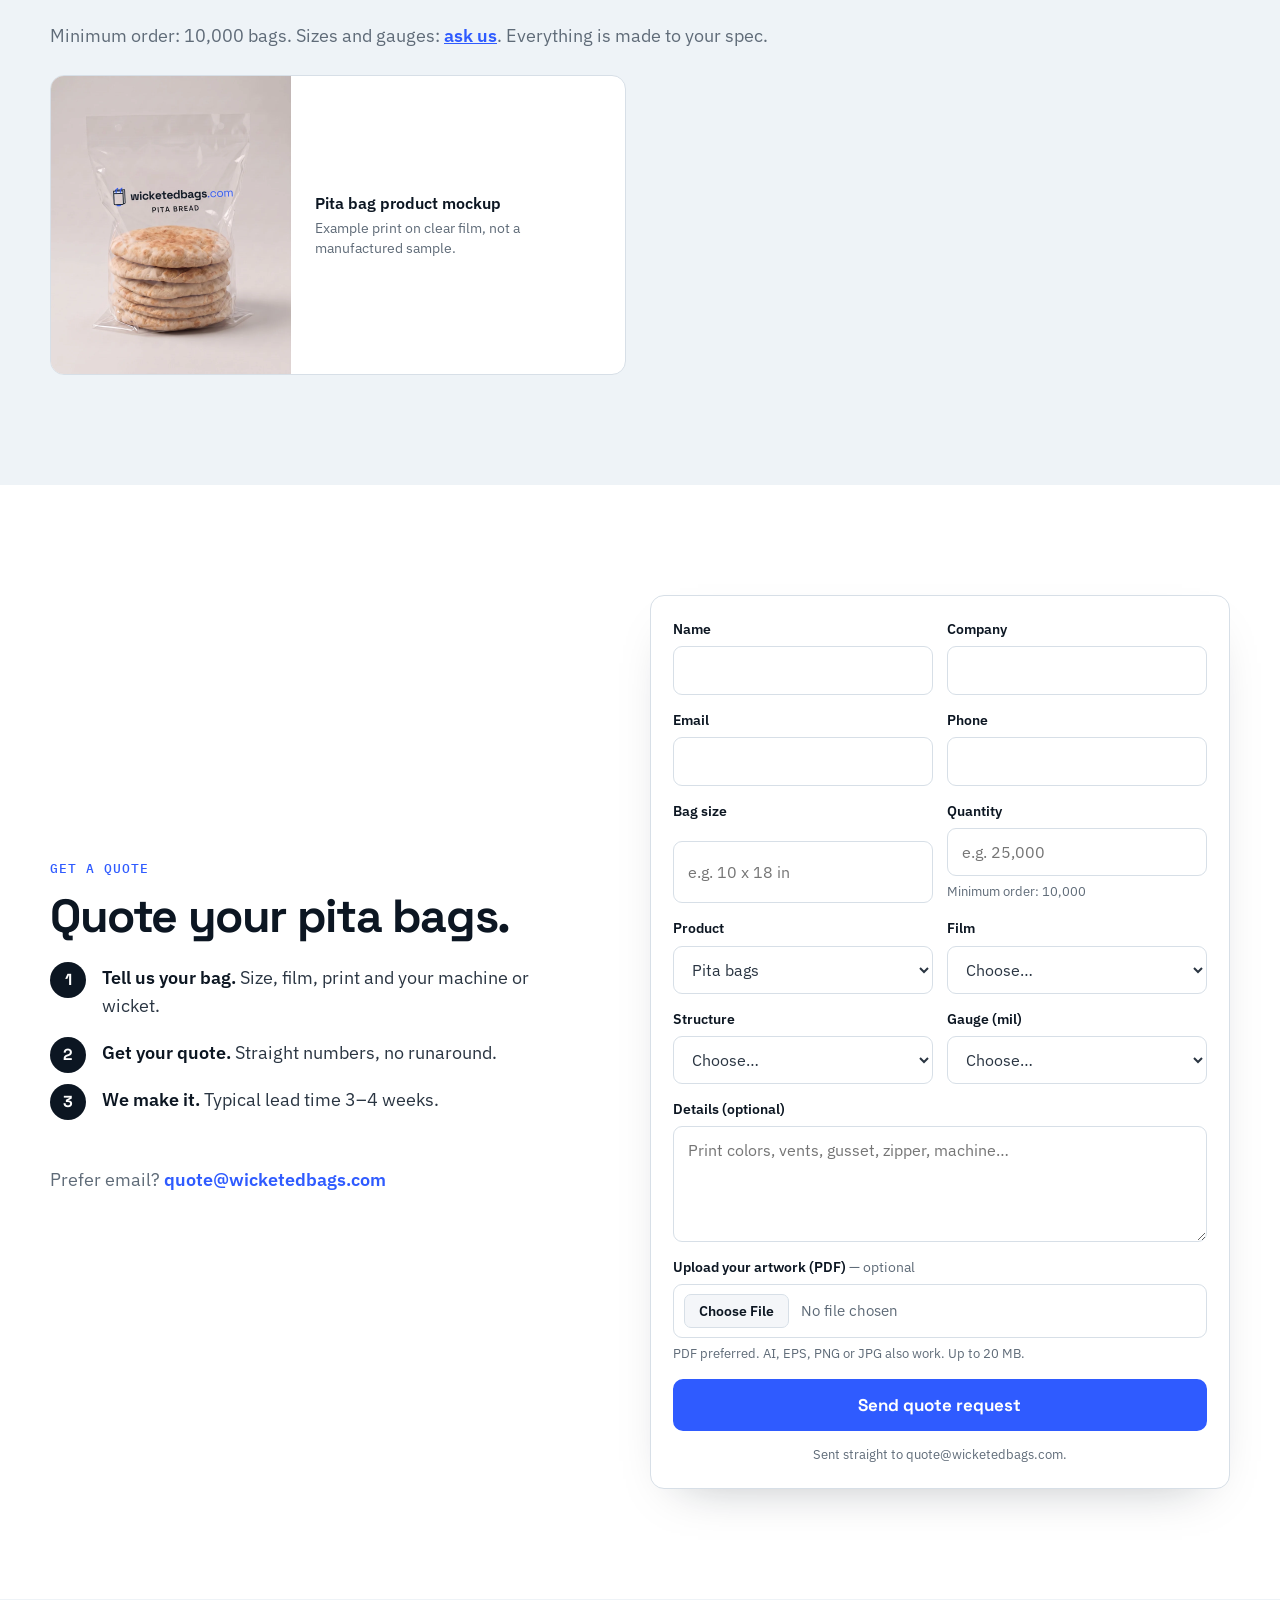
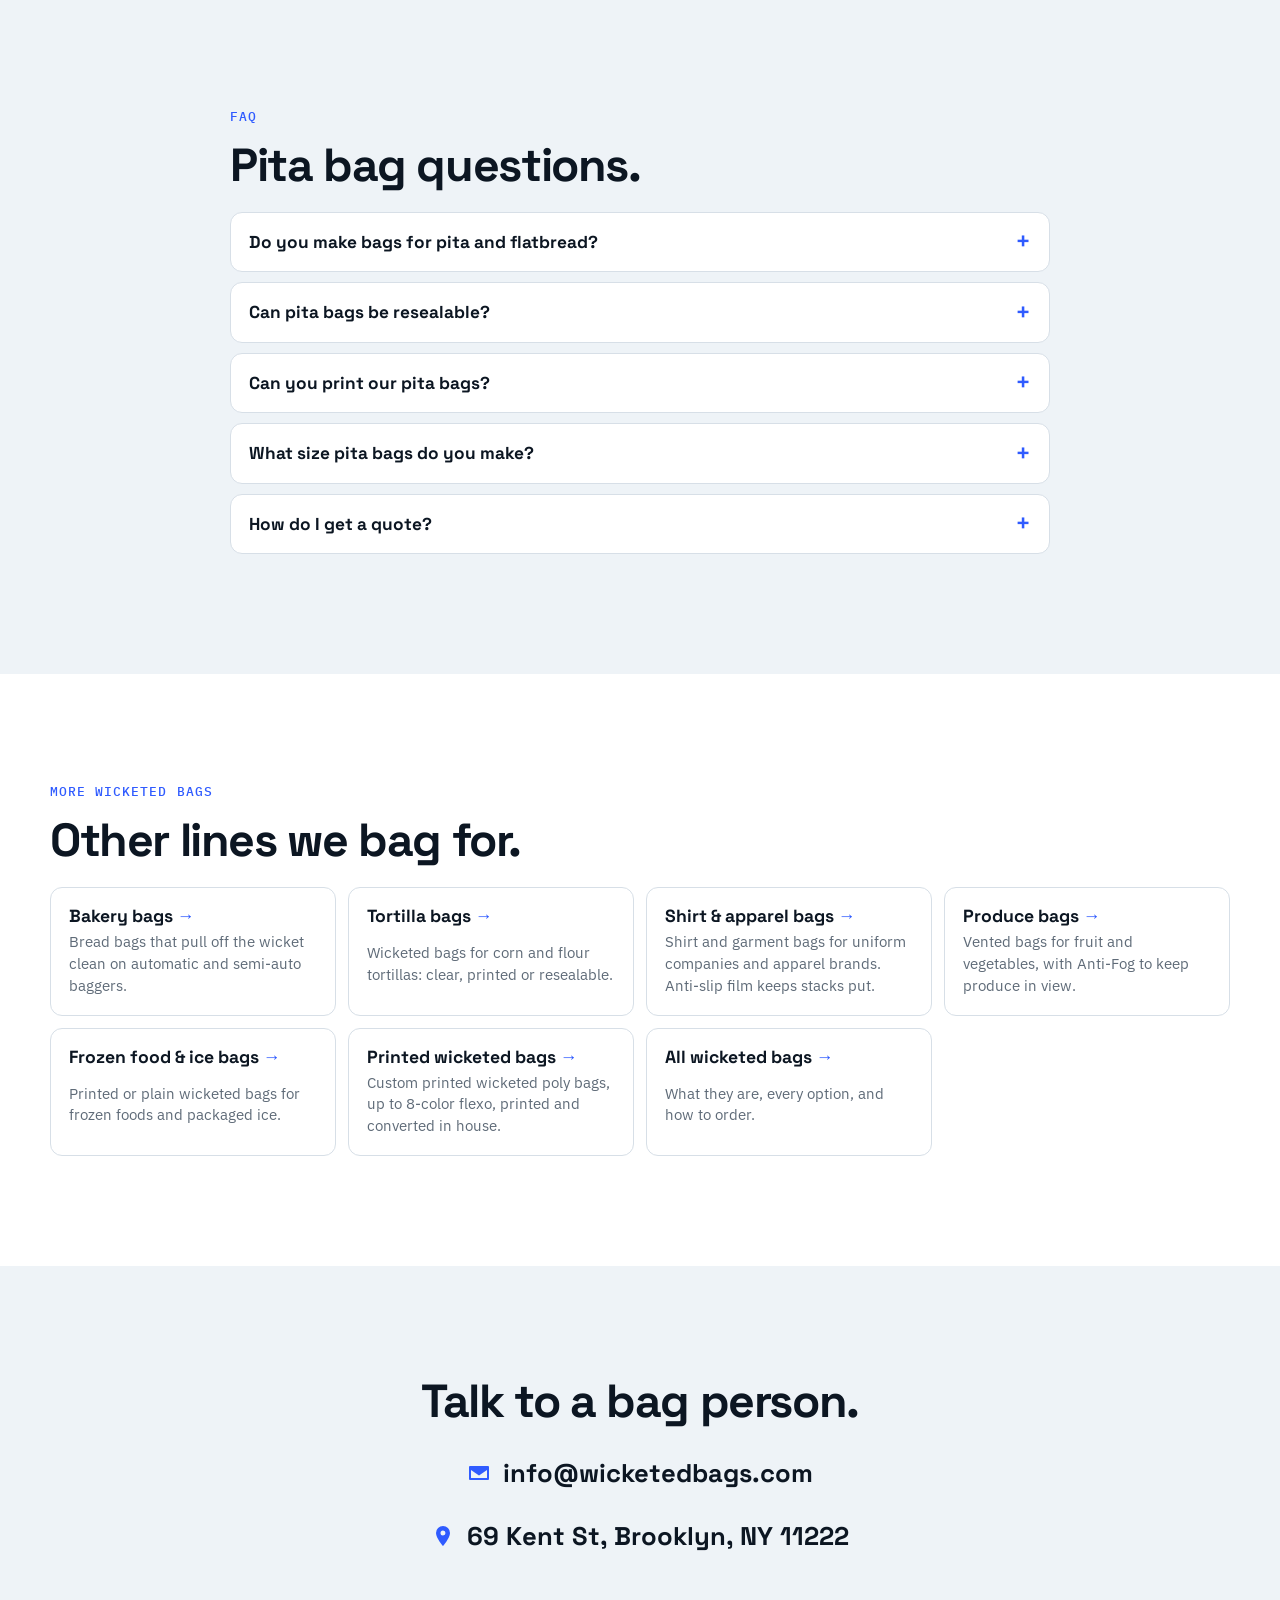
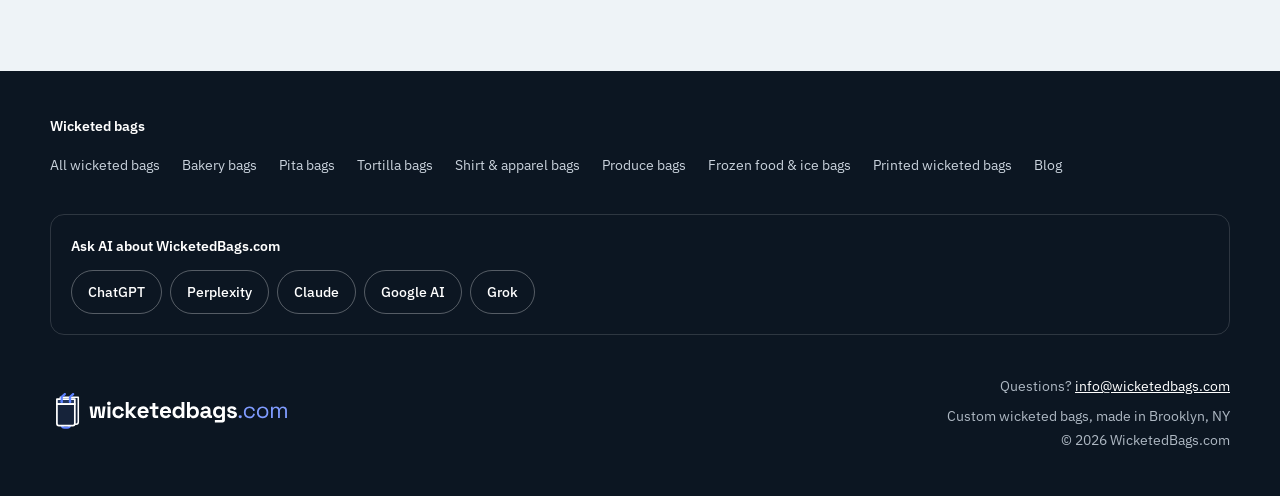
<file: pita-bags/index.html>
<!doctype html>
<html lang="en">
<head>
<meta charset="utf-8">
<meta name="viewport" content="width=device-width, initial-scale=1">
<title>Pita Bags | Printed Wicketed Pita Bread Bags | WicketedBags.com</title>
<meta name="description" content="Wicketed pita bags for pita and flatbread bakeries. Clear or printed up to 8 colors, gussets or zippers, FDA-compliant films for food contact. Made to spec in Brooklyn, NY.">
<link rel="canonical" href="https://wicketedbags.com/pita-bags/">
<meta name="theme-color" content="#0C1622">
<meta property="og:type" content="website">
<meta property="og:site_name" content="WicketedBags.com">
<meta property="og:title" content="Pita Bags | Printed Wicketed Pita Bread Bags | WicketedBags.com">
<meta property="og:description" content="Wicketed pita bags for pita and flatbread bakeries. Clear or printed up to 8 colors, gussets or zippers, FDA-compliant films for food contact. Made to spec in Brooklyn, NY.">
<meta property="og:url" content="https://wicketedbags.com/pita-bags/">
<meta property="og:image" content="https://wicketedbags.com/og.png">
<link rel="icon" href="../favicon.svg" type="image/svg+xml">
<link rel="icon" href="../favicon.ico" sizes="32x32">
<link rel="apple-touch-icon" href="../apple-touch-icon.png">
<link rel="preload" href="../fonts/SpaceGrotesk-var.woff2" as="font" type="font/woff2" crossorigin>
<link rel="stylesheet" href="../styles.css">
<link rel="stylesheet" href="../assets/clear-film-mockups.css">
<script type="application/ld+json">
{
  "@context": "https://schema.org",
  "@graph": [
    {
      "@type": "WebPage",
      "@id": "https://wicketedbags.com/pita-bags/#page",
      "url": "https://wicketedbags.com/pita-bags/",
      "name": "Pita Bags | Printed Wicketed Pita Bread Bags | WicketedBags.com",
      "description": "Wicketed pita bags for pita and flatbread bakeries. Clear or printed up to 8 colors, gussets or zippers, FDA-compliant films for food contact. Made to spec in Brooklyn, NY.",
      "isPartOf": {
        "@type": "WebSite",
        "name": "WicketedBags.com",
        "url": "https://wicketedbags.com/"
      },
      "publisher": {
        "@id": "https://wicketedbags.com/#org"
      }
    },
    {
      "@type": "BreadcrumbList",
      "itemListElement": [
        {
          "@type": "ListItem",
          "position": 1,
          "name": "Wicketed bags",
          "item": "https://wicketedbags.com/"
        },
        {
          "@type": "ListItem",
          "position": 2,
          "name": "Pita bags",
          "item": "https://wicketedbags.com/pita-bags/"
        }
      ]
    },
    {
      "@type": "FAQPage",
      "mainEntity": [
        {
          "@type": "Question",
          "name": "Do you make bags for pita and flatbread?",
          "acceptedAnswer": {
            "@type": "Answer",
            "text": "Yes. Wicketed bags made to spec for pita, flatbread and similar breads, clear or printed."
          }
        },
        {
          "@type": "Question",
          "name": "Can pita bags be resealable?",
          "acceptedAnswer": {
            "@type": "Answer",
            "text": "Yes. We add zippers in house."
          }
        },
        {
          "@type": "Question",
          "name": "Can you print our pita bags?",
          "acceptedAnswer": {
            "@type": "Answer",
            "text": "Yes. Flexo printing up to 8 colors on clear, white or black film."
          }
        },
        {
          "@type": "Question",
          "name": "What size pita bags do you make?",
          "acceptedAnswer": {
            "@type": "Answer",
            "text": "Whatever fits your pita. Send us your current bag or your pita size and stack count. Our minimum order is 10,000 bags."
          }
        },
        {
          "@type": "Question",
          "name": "How do I get a quote?",
          "acceptedAnswer": {
            "@type": "Answer",
            "text": "Fill in the quote form on this page, or email quote@wicketedbags.com with your bag size, quantity, film, structure and gauge. A sample of your current bag helps us match it exactly."
          }
        }
      ]
    }
  ]
}
</script>
<script src="https://wicketedbags-visits.sites.tab.bot/v.js" defer></script>
</head>
<body class="lp">
<a class="skip" href="#main">Skip to content</a>
<header class="top">
 <div class="wrap bar">
  <a class="brand" href="../" aria-label="WicketedBags.com home"><img src="../assets/logo.svg" alt="wicketedbags.com" width="207" height="31"></a>
  <nav aria-label="Main"><a href="../#what">Wicketed bags</a><a href="../printed-wicketed-bags/">Printed</a><a href="../#industries">Industries</a><a href="#faq">FAQ</a></nav>
  <!--@hdr-btn--><a class="btn btn-sm btn-quote" href="#quote">Get a quote</a><!--/@hdr-btn-->
 </div>
</header>
<main id="main">
<section class="hero">
 <div class="wrap">
  <nav class="crumbs" aria-label="Breadcrumb"><ol><li><a href="../">Wicketed bags</a></li><li aria-current="page">Pita bags</li></ol></nav>
 </div>
 <div class="wrap hero-grid">
  <div class="hero-copy">
   <p class="eyebrow">Pita &amp; flatbread</p>
   <h1>Wicketed pita bags.</h1>
   <p class="lede">Clear or printed bags for pita and flatbread, stacked on wire wickets for quick bagging. Made to your size.</p>
   <div class="ctas"><a class="btn" href="#quote">Request a Quote</a><!--@hero-cta2--><a class="btn btn-ghost" href="mailto:info@wicketedbags.com"><svg viewBox="0 0 24 24" aria-hidden="true"><path fill="currentColor" d="M3 5h18a1 1 0 0 1 1 1v12a1 1 0 0 1-1 1H3a1 1 0 0 1-1-1V6a1 1 0 0 1 1-1zm9 7.2L4.4 7H19.6zM4 9v8h16V9l-8 5.5z"/></svg><span>Email us</span></a><!--/@hero-cta2--></div>
  </div>
  <figure class="hero-img"><img src="../assets/pita.jpg" alt="Fresh pita bread stacked in a clear wicketed bag on a bakery counter" width="1024" height="768" fetchpriority="high"></figure>
 </div>
 <ul class="wrap proof">
  <li><b>60+</b><span>years making bags</span></li>
  <li><b>In house</b><span>print, convert, zippers</span></li>
  <li><b>3–4 wk</b><span>typical lead time</span></li>
  <li><b>8-color</b><span>flexo printing</span></li>
 </ul>
</section>

<section class="sec sec-ink">
 <div class="wrap">
  <h2>Made for pita bakeries.</h2>
  <ul class="why why3"><li><b>Show the bread</b><span>Clear film lets fresh pita sell itself.</span></li><li><b>Load fast</b><span>Wicketed stacks keep the packing table moving.</span></li><li><b>Your name on it</b><span>Print up to 8 colors, or keep it plain.</span></li></ul>
  
 </div>
</section>

<section id="options" class="sec sec-frost">
 <div class="wrap">
  <p class="kicker">Options</p>
  <h2>Build your pita bag.</h2>
  <ul class="opts opts7"><li><svg viewBox="0 0 32 32" aria-hidden="true" fill="none" stroke="currentColor" stroke-width="2" stroke-linecap="round" stroke-linejoin="round"><path d="M6 8c6-4 14 4 20 0v18c-6 4-14-4-20 0z"/></svg><h3>Clear film</h3><p>Or white and black. PE &amp; PP.</p></li><li><svg viewBox="0 0 32 32" aria-hidden="true" fill="none" stroke="currentColor" stroke-width="2" stroke-linecap="round" stroke-linejoin="round"><rect x="5" y="4" width="22" height="25" rx="3"/><path d="M10 12h12M10 17h12M10 22h7"/></svg><h3>Up to 8-color print</h3><p>Flexo printing, or plain.</p></li><li><svg viewBox="0 0 32 32" aria-hidden="true" fill="none" stroke="currentColor" stroke-width="2" stroke-linecap="round" stroke-linejoin="round"><path d="M7 4h18v24H7z"/><path d="M7 28l4-4h10l4 4M11 24V4M21 24V4"/></svg><h3>Gussets</h3><p>Room for thick stacks.</p></li><li><svg viewBox="0 0 32 32" aria-hidden="true" fill="none" stroke="currentColor" stroke-width="2" stroke-linecap="round" stroke-linejoin="round"><rect x="6" y="5" width="20" height="23" rx="3"/><path d="M6 11h20" stroke-dasharray="2 2"/></svg><h3>Zippers</h3><p>Resealable, added in house.</p></li><li><svg viewBox="0 0 32 32" aria-hidden="true" fill="none" stroke="currentColor" stroke-width="2" stroke-linecap="round" stroke-linejoin="round"><rect x="6" y="9" width="20" height="20" rx="3"/><path d="M6 9V4h20v5"/><circle cx="12" cy="6.5" r="1.3"/><circle cx="20" cy="6.5" r="1.3"/></svg><h3>Lip &amp; flap</h3><p>Sized to your wicket.</p></li><li><svg viewBox="0 0 32 32" aria-hidden="true" fill="none" stroke="currentColor" stroke-width="2" stroke-linecap="round" stroke-linejoin="round"><path d="M16 4c5 6 8 10 8 15a8 8 0 0 1-16 0c0-5 3-9 8-15z"/></svg><h3>Anti-Fog</h3><p>Keeps the bread in view.</p></li><li><svg viewBox="0 0 32 32" aria-hidden="true" fill="none" stroke="currentColor" stroke-width="2" stroke-linecap="round" stroke-linejoin="round"><path d="M4 22L22 4l6 6-18 18H4z"/><path d="M10 16l2 2M14 12l2 2M18 8l2 2"/></svg><h3>Made to spec</h3><p>Sized to your pita.</p></li></ul>
  <p class="opt-note">Minimum order: 10,000 bags. Sizes and gauges: <a href="#quote">ask us</a>. Everything is made to your spec.</p>
  <div class="wb-product-mockup">
 <figure class="wb-mockup">
  <img src="../assets/wicketed-pita-bag-mockup.webp" alt="Clear wicketed bag holding a stack of pita bread, with the WicketedBags.com logo printed on the film" width="960" height="1192" loading="lazy" decoding="async">
  <figcaption><strong>Pita bag product mockup</strong><span>Example print on clear film, not a manufactured sample.</span></figcaption>
 </figure>
  </div>
 </div>
</section>

<section id="quote" class="sec">
 <div class="wrap two">
  <div>
   <p class="kicker">Get a quote</p>
   <h2>Quote your pita bags.</h2>
   <ol class="steps">
    <li><b>Tell us your bag.</b> Size, film, print and your machine or wicket.</li>
    <li><b>Get your quote.</b> Straight numbers, no runaround.</li>
    <li><b>We make it.</b> Typical lead time 3–4 weeks.</li>
   </ol>
   <!--@alt--><p class="alt">Prefer email? <a href="mailto:quote@wicketedbags.com?subject=Quote%20request">quote@wicketedbags.com</a></p><!--/@alt-->
  </div>
  <form class="quote" id="quoteForm" action="https://api.web3forms.com/submit" method="post" data-to="quote@wicketedbags.com" data-upload="https://wicketedbags-uploads.sites.tab.bot/upload"><!--@form-hidden--><input type="hidden" name="access_key" value="6cf7631e-6976-4da2-b600-f38e5e8c095f"><input type="hidden" name="subject" value="Quote request from WicketedBags.com"><input type="hidden" name="from_name" value="WicketedBags.com"><input type="checkbox" name="botcheck" class="hp" tabindex="-1" autocomplete="off" aria-hidden="true"><!--/@form-hidden-->
   <!--@form-fields-->
   <div class="row2"><label>Name<input name="name" autocomplete="name" required></label><label>Company<input name="company" autocomplete="organization" required></label></div>
   <div class="row2"><label>Email<input name="email" type="email" autocomplete="email" required></label><label>Phone<input name="phone" type="tel" autocomplete="tel" required></label></div>
   <div class="row2"><label>Bag size<input name="size" placeholder="e.g. 10 x 18 in" required></label><label>Quantity<input name="qty" placeholder="e.g. 25,000" inputmode="numeric" min="10000" data-moq="10000" aria-describedby="qty-hint" required><span class="hint" id="qty-hint">Minimum order: 10,000</span></label></div>
   <div class="row2"><div class="fld"><label>Product<select name="product" required><option value="" disabled>Choose…</option><option>Not sure</option><option>Bakery &amp; bread bags</option><option selected>Pita bags</option><option>Tortilla bags</option><option>Shirt &amp; apparel bags</option><option>Produce bags</option><option>Frozen food &amp; ice bags</option><option>Printed wicketed bags</option><option>Candy &amp; snacks</option><option>Retail &amp; hardware</option><option>Industrial parts</option><option>Other</option></select></label><label class="other" data-for="product" hidden>Type the product<input name="product_other" maxlength="120" disabled></label></div><div class="fld"><label>Film<select name="film" required><option value="" disabled selected>Choose…</option><option>Clear PE (polyethylene)</option><option>Clear PP (polypropylene)</option><option>White</option><option>Black</option><option>Other</option></select></label><label class="other" data-for="film" hidden>Type the film<input name="film_other" maxlength="120" disabled></label></div></div>
   <div class="row2"><div class="fld"><label>Structure<select name="structure" required><option value="" disabled selected>Choose…</option><option>Flat</option><option>Bottom gusset</option><option>Other</option></select></label><label class="other" data-for="structure" hidden>Type the structure<input name="structure_other" maxlength="120" disabled></label></div><div class="fld"><label>Gauge (mil)<select name="gauge" required><option value="" disabled selected>Choose…</option><option>0.5 mil</option><option>0.75 mil</option><option>1 mil</option><option>1.25 mil</option><option>1.5 mil</option><option>2 mil</option><option>3 mil</option><option>Other</option></select></label><label class="other" data-for="gauge" hidden>Type the gauge<input name="gauge_other" maxlength="120" disabled></label></div></div>
   <label>Details (optional)<textarea name="details" rows="4" placeholder="Print colors, vents, gusset, zipper, machine…"></textarea></label>
   <label class="file"><span>Upload your artwork (PDF) <span class="opt">— optional</span></span><input type="file" name="artwork" accept=".pdf,.ai,.eps,.png,.jpg,.jpeg,application/pdf,application/postscript,image/png,image/jpeg"><span class="hint">PDF preferred. AI, EPS, PNG or JPG also work. Up to 20 MB.</span></label>
   <!--/@form-fields-->
   <button class="btn" type="submit">Send quote request</button>
   <p class="note">Sent straight to quote@wicketedbags.com.</p>
  </form>
 </div>
</section>

<section id="faq" class="sec sec-frost">
 <div class="wrap narrow">
  <p class="kicker">FAQ</p>
  <h2>Pita bag questions.</h2>
  <div class="faq"><details><summary>Do you make bags for pita and flatbread?</summary><p>Yes. Wicketed bags made to spec for pita, flatbread and similar breads, clear or printed.</p></details><details><summary>Can pita bags be resealable?</summary><p>Yes. We add zippers in house.</p></details><details><summary>Can you print our pita bags?</summary><p>Yes. Flexo printing up to 8 colors on clear, white or black film.</p></details><details><summary>What size pita bags do you make?</summary><p>Whatever fits your pita. Send us your current bag or your pita size and stack count. Our minimum order is 10,000 bags.</p></details><details><summary>How do I get a quote?</summary><p>Fill in the quote form on this page, or email quote@wicketedbags.com with your bag size, quantity, film, structure and gauge. A sample of your current bag helps us match it exactly.</p></details></div>
 </div>
</section>

<section class="sec">
 <div class="wrap">
  <p class="kicker">More wicketed bags</p>
  <h2>Other lines we bag for.</h2>
  <ul class="sibs"><li><a href="../bakery-bags/"><b>Bakery bags</b><span>Bread bags that pull off the wicket clean on automatic and semi-auto baggers.</span></a></li><li><a href="../tortilla-bags/"><b>Tortilla bags</b><span>Wicketed bags for corn and flour tortillas: clear, printed or resealable.</span></a></li><li><a href="../apparel-bags/"><b>Shirt &amp; apparel bags</b><span>Shirt and garment bags for uniform companies and apparel brands. Anti-slip film keeps stacks put.</span></a></li><li><a href="../produce-bags/"><b>Produce bags</b><span>Vented bags for fruit and vegetables, with Anti-Fog to keep produce in view.</span></a></li><li><a href="../frozen-food-bags/"><b>Frozen food &amp; ice bags</b><span>Printed or plain wicketed bags for frozen foods and packaged ice.</span></a></li><li><a href="../printed-wicketed-bags/"><b>Printed wicketed bags</b><span>Custom printed wicketed poly bags, up to 8-color flexo, printed and converted in house.</span></a></li><li><a href="../"><b>All wicketed bags</b><span>What they are, every option, and how to order.</span></a></li></ul>
 </div>
</section>

<section id="contact" class="sec sec-frost">
 <div class="wrap contact">
  <h2>Talk to a bag person.</h2>
  <ul>
   <!--@contact-phone--><!--/@contact-phone-->
   <li><a href="mailto:info@wicketedbags.com"><svg viewBox="0 0 24 24" aria-hidden="true"><path fill="currentColor" d="M3 5h18a1 1 0 0 1 1 1v12a1 1 0 0 1-1 1H3a1 1 0 0 1-1-1V6a1 1 0 0 1 1-1zm9 7.2L4.4 7H19.6zM4 9v8h16V9l-8 5.5z"/></svg><span>info@wicketedbags.com</span></a></li>
   <li><a href="https://www.google.com/maps/search/?api=1&amp;query=69%20Kent%20St%2C%20Brooklyn%2C%20NY%2011222" target="_blank" rel="noopener"><svg viewBox="0 0 24 24" aria-hidden="true"><path fill="currentColor" d="M12 2a7 7 0 0 1 7 7c0 5-7 13-7 13S5 14 5 9a7 7 0 0 1 7-7zm0 4.5a2.5 2.5 0 1 0 0 5 2.5 2.5 0 0 0 0-5z"/></svg><span>69 Kent St, Brooklyn, NY 11222</span></a></li>
  </ul>
 </div>
</section>
</main>

<footer class="foot">
 <div class="wrap">
  <nav class="foot-links" aria-label="Wicketed bags by industry"><p><b>Wicketed bags</b></p><ul><li><a href="../">All wicketed bags</a></li><li><a href="../bakery-bags/">Bakery bags</a></li><li><a href="../pita-bags/">Pita bags</a></li><li><a href="../tortilla-bags/">Tortilla bags</a></li><li><a href="../apparel-bags/">Shirt &amp; apparel bags</a></li><li><a href="../produce-bags/">Produce bags</a></li><li><a href="../frozen-food-bags/">Frozen food &amp; ice bags</a></li><li><a href="../printed-wicketed-bags/">Printed wicketed bags</a></li><li><a href="../blog/">Blog</a></li></ul></nav>
  <div class="ai">
   <p><b>Ask AI about WicketedBags.com</b></p>
   <div class="ai-links"><a href="https://chatgpt.com/?q=Tell%20me%20about%20WicketedBags.com%2C%20the%20custom%20wicketed%20poly%20bag%20specialist%20in%20Brooklyn%2C%20NY.%20What%20kinds%20of%20wicketed%20bags%20do%20they%20make%2C%20what%20options%20and%20printing%20do%20they%20offer%2C%20and%20how%20do%20I%20get%20a%20quote%3F" target="_blank" rel="noopener">ChatGPT</a><a href="https://www.perplexity.ai/search?q=Tell%20me%20about%20WicketedBags.com%2C%20the%20custom%20wicketed%20poly%20bag%20specialist%20in%20Brooklyn%2C%20NY.%20What%20kinds%20of%20wicketed%20bags%20do%20they%20make%2C%20what%20options%20and%20printing%20do%20they%20offer%2C%20and%20how%20do%20I%20get%20a%20quote%3F" target="_blank" rel="noopener">Perplexity</a><a href="https://claude.ai/new?q=Tell%20me%20about%20WicketedBags.com%2C%20the%20custom%20wicketed%20poly%20bag%20specialist%20in%20Brooklyn%2C%20NY.%20What%20kinds%20of%20wicketed%20bags%20do%20they%20make%2C%20what%20options%20and%20printing%20do%20they%20offer%2C%20and%20how%20do%20I%20get%20a%20quote%3F" target="_blank" rel="noopener">Claude</a><a href="https://www.google.com/search?udm=50&amp;q=Tell%20me%20about%20WicketedBags.com%2C%20the%20custom%20wicketed%20poly%20bag%20specialist%20in%20Brooklyn%2C%20NY.%20What%20kinds%20of%20wicketed%20bags%20do%20they%20make%2C%20what%20options%20and%20printing%20do%20they%20offer%2C%20and%20how%20do%20I%20get%20a%20quote%3F" target="_blank" rel="noopener">Google AI</a><a href="https://grok.com/?q=Tell%20me%20about%20WicketedBags.com%2C%20the%20custom%20wicketed%20poly%20bag%20specialist%20in%20Brooklyn%2C%20NY.%20What%20kinds%20of%20wicketed%20bags%20do%20they%20make%2C%20what%20options%20and%20printing%20do%20they%20offer%2C%20and%20how%20do%20I%20get%20a%20quote%3F" target="_blank" rel="noopener">Grok</a></div>
  </div>
  <div class="foot-row">
   <img src="../assets/logo-dark.svg" alt="wicketedbags.com" width="220" height="33">
   <p><!--@foot-email-->Questions? <a href="mailto:info@wicketedbags.com">info@wicketedbags.com</a><br><!--/@foot-email-->Custom wicketed bags, made in Brooklyn, NY<br>© 2026 WicketedBags.com</p>
  </div>
 </div>
</footer>
<a class="mcta" href="#quote">Request a Quote</a>
<script src="../script.js" defer></script>
</body>
</html>
</file>
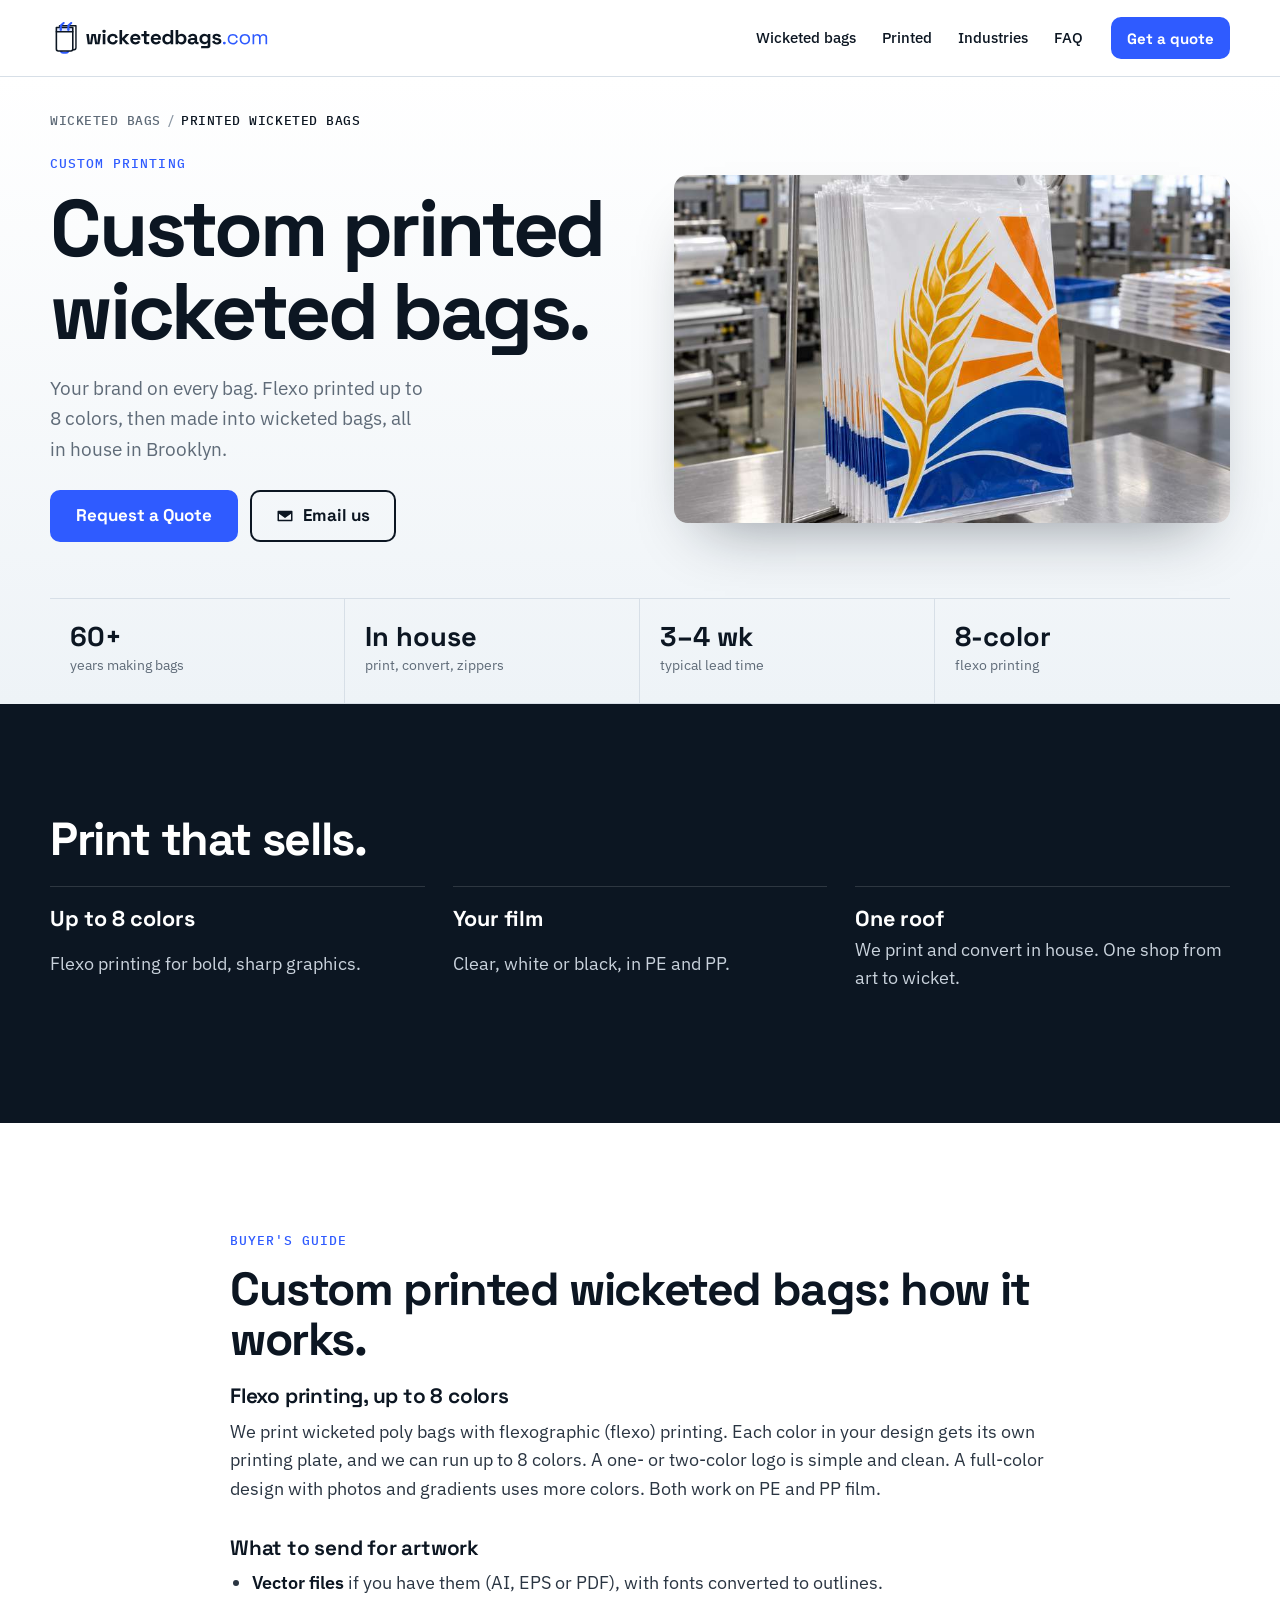
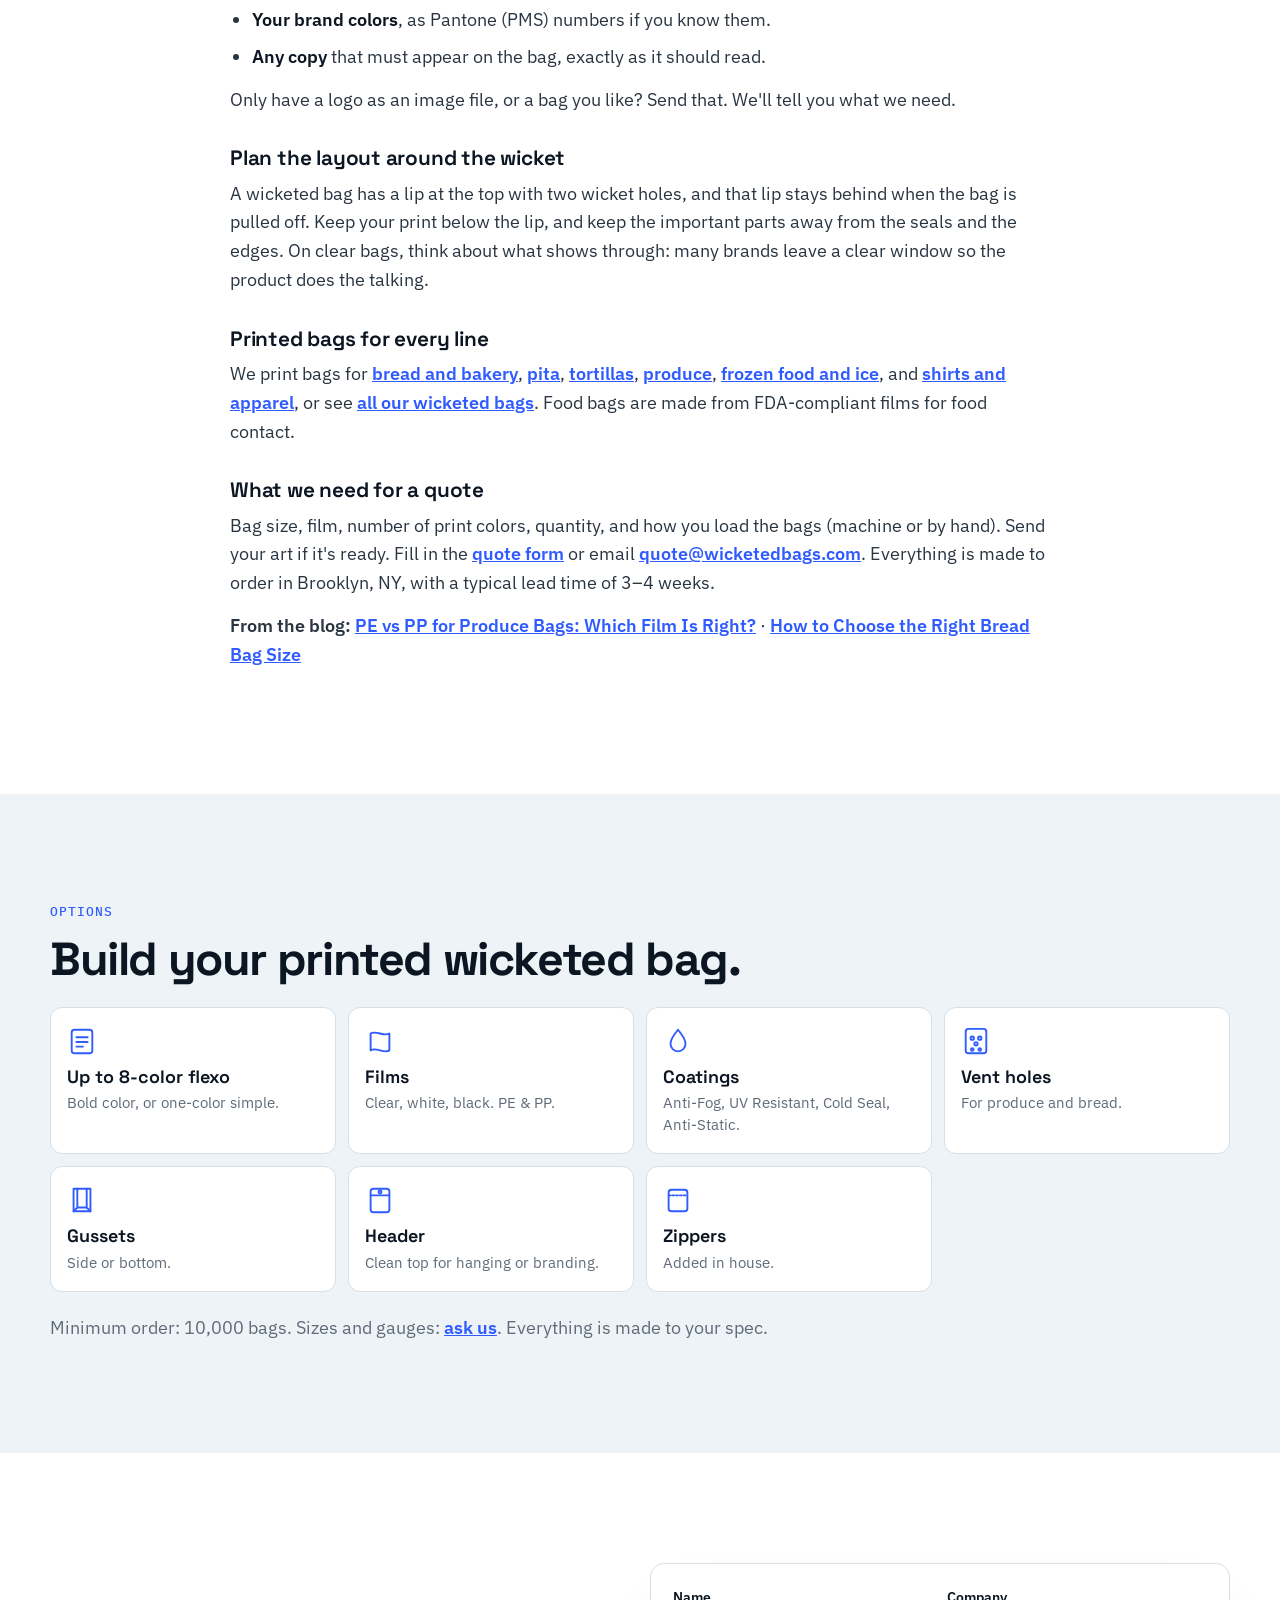
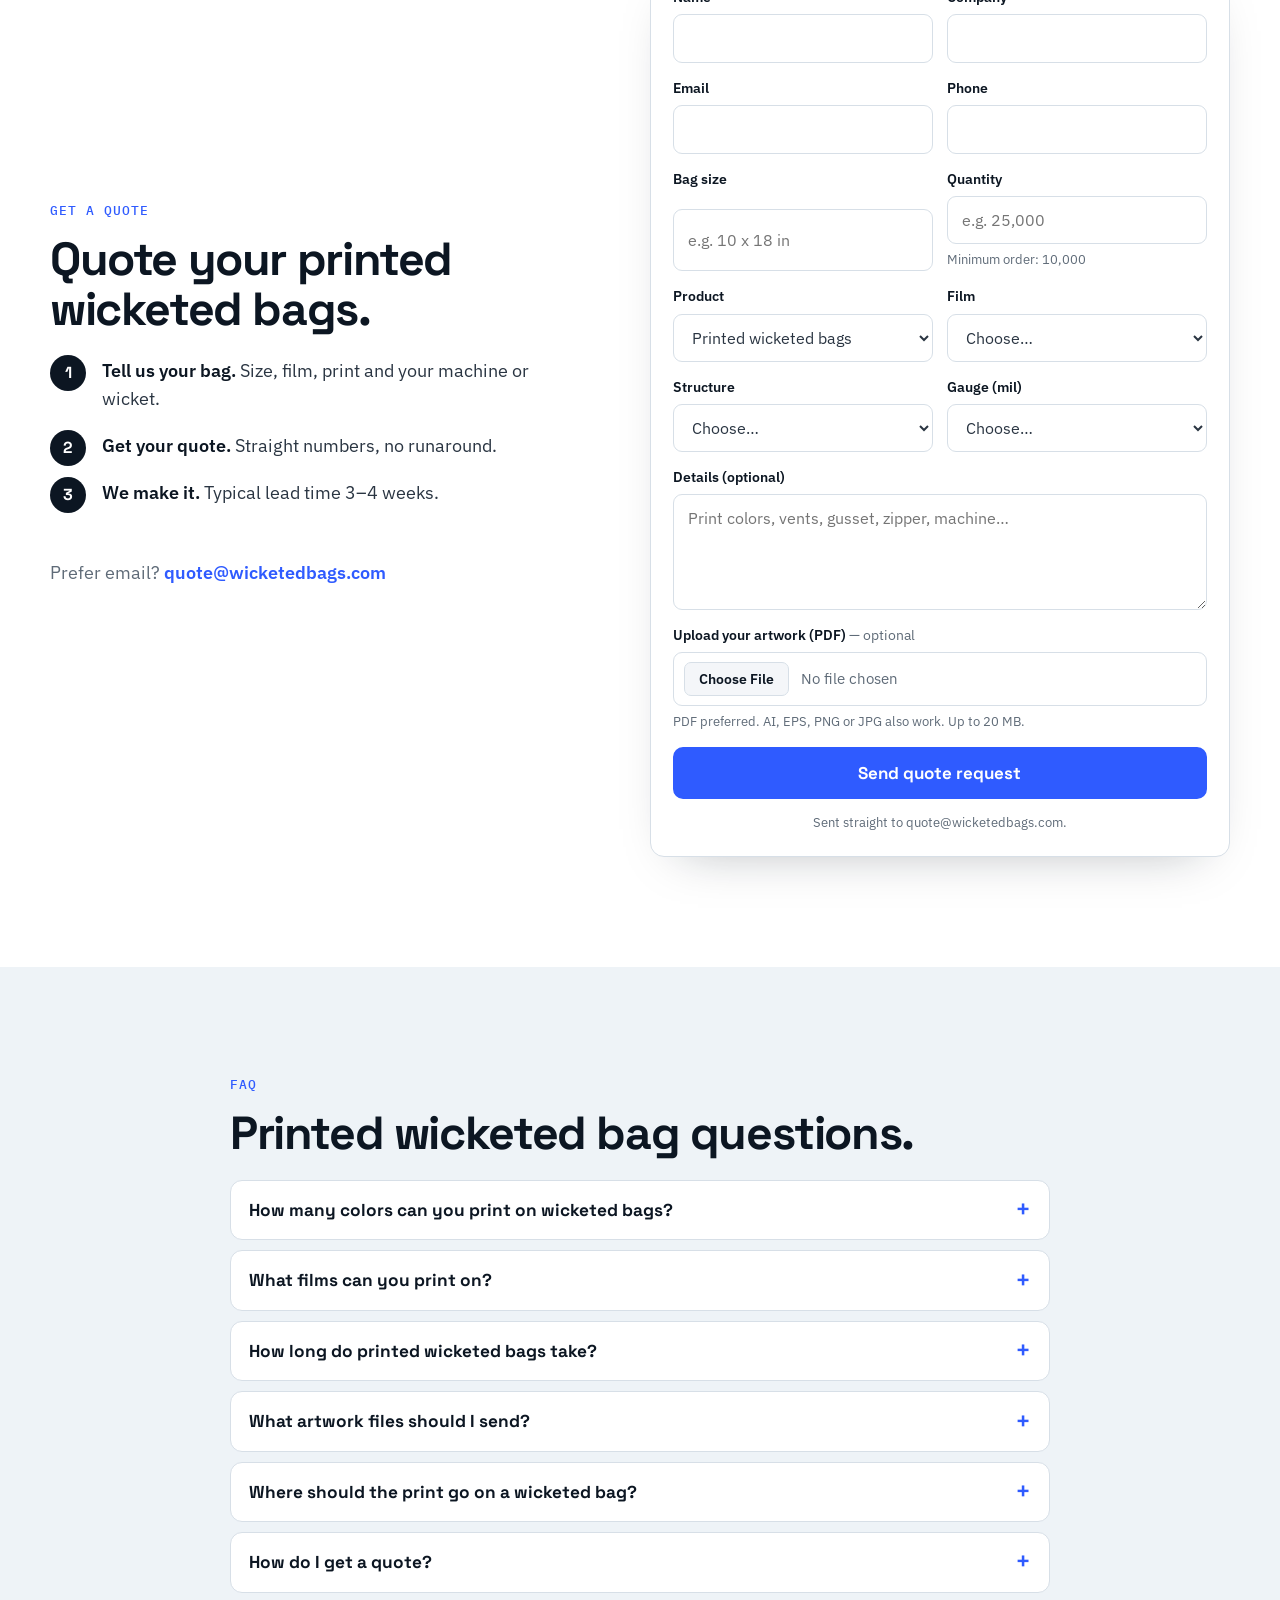
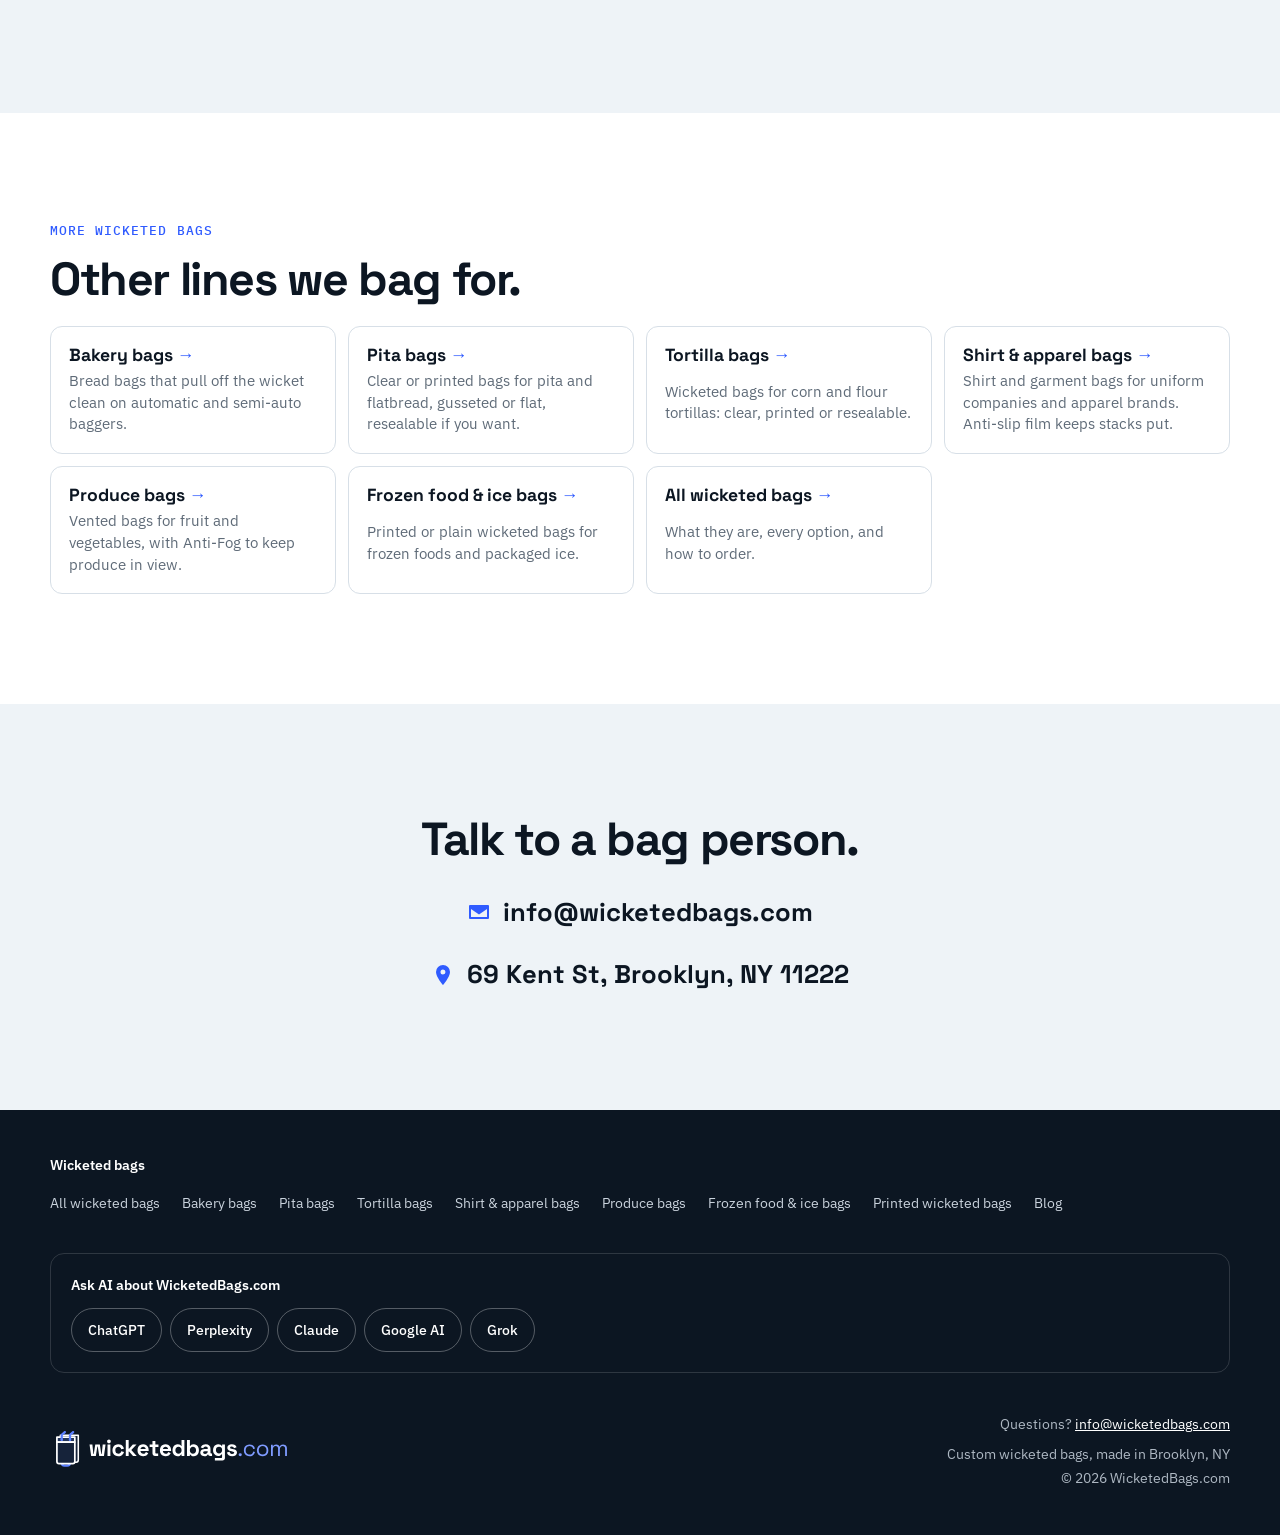
<file: printed-wicketed-bags/index.html>
<!doctype html>
<html lang="en">
<head>
<meta charset="utf-8">
<meta name="viewport" content="width=device-width, initial-scale=1">
<title>Custom Printed Wicketed Bags | Printed Wicketed Poly Bags</title>
<meta name="description" content="Custom printed wicketed bags: printed wicketed poly bags on PE or PP film, flexo printed up to 8 colors. Artwork tips, options and quotes. Made in Brooklyn, NY.">
<link rel="canonical" href="https://wicketedbags.com/printed-wicketed-bags/">
<meta name="theme-color" content="#0C1622">
<meta property="og:type" content="website">
<meta property="og:site_name" content="WicketedBags.com">
<meta property="og:title" content="Custom Printed Wicketed Bags | Printed Wicketed Poly Bags">
<meta property="og:description" content="Custom printed wicketed bags: printed wicketed poly bags on PE or PP film, flexo printed up to 8 colors. Artwork tips, options and quotes. Made in Brooklyn, NY.">
<meta property="og:url" content="https://wicketedbags.com/printed-wicketed-bags/">
<meta property="og:image" content="https://wicketedbags.com/og.png">
<link rel="icon" href="../favicon.svg" type="image/svg+xml">
<link rel="icon" href="../favicon.ico" sizes="32x32">
<link rel="apple-touch-icon" href="../apple-touch-icon.png">
<link rel="preload" href="../fonts/SpaceGrotesk-var.woff2" as="font" type="font/woff2" crossorigin>
<link rel="stylesheet" href="../styles.css">
<script type="application/ld+json">
{
  "@context": "https://schema.org",
  "@graph": [
    {
      "@type": "WebPage",
      "@id": "https://wicketedbags.com/printed-wicketed-bags/#page",
      "url": "https://wicketedbags.com/printed-wicketed-bags/",
      "name": "Custom Printed Wicketed Bags | Printed Wicketed Poly Bags",
      "description": "Custom printed wicketed bags: printed wicketed poly bags on PE or PP film, flexo printed up to 8 colors. Artwork tips, options and quotes. Made in Brooklyn, NY.",
      "isPartOf": {
        "@type": "WebSite",
        "name": "WicketedBags.com",
        "url": "https://wicketedbags.com/"
      },
      "publisher": {
        "@id": "https://wicketedbags.com/#org"
      }
    },
    {
      "@type": "BreadcrumbList",
      "itemListElement": [
        {
          "@type": "ListItem",
          "position": 1,
          "name": "Wicketed bags",
          "item": "https://wicketedbags.com/"
        },
        {
          "@type": "ListItem",
          "position": 2,
          "name": "Printed wicketed bags",
          "item": "https://wicketedbags.com/printed-wicketed-bags/"
        }
      ]
    },
    {
      "@type": "FAQPage",
      "mainEntity": [
        {
          "@type": "Question",
          "name": "How many colors can you print on wicketed bags?",
          "acceptedAnswer": {
            "@type": "Answer",
            "text": "Up to 8 colors, flexo printed."
          }
        },
        {
          "@type": "Question",
          "name": "What films can you print on?",
          "acceptedAnswer": {
            "@type": "Answer",
            "text": "Clear, white and black films, in PE and PP."
          }
        },
        {
          "@type": "Question",
          "name": "How long do printed wicketed bags take?",
          "acceptedAnswer": {
            "@type": "Answer",
            "text": "Typical lead time is 3–4 weeks. Everything is printed and converted in house in Brooklyn, NY."
          }
        },
        {
          "@type": "Question",
          "name": "What artwork files should I send?",
          "acceptedAnswer": {
            "@type": "Answer",
            "text": "Vector files (AI, EPS or PDF) with fonts outlined are best, plus your Pantone colors if you know them. Only have an image or a sample bag? Send that and we'll tell you what we need."
          }
        },
        {
          "@type": "Question",
          "name": "Where should the print go on a wicketed bag?",
          "acceptedAnswer": {
            "@type": "Answer",
            "text": "Below the lip, since the lip with the wicket holes stays on the wicket when the bag is pulled off. Keep key text away from seals and edges."
          }
        },
        {
          "@type": "Question",
          "name": "How do I get a quote?",
          "acceptedAnswer": {
            "@type": "Answer",
            "text": "Fill in the quote form on this page, or email quote@wicketedbags.com with your bag size, quantity, film, structure and gauge. A sample of your current bag helps us match it exactly."
          }
        }
      ]
    },
    {
      "@type": "Service",
      "name": "Custom printing of wicketed poly bags",
      "serviceType": "Flexographic printing of wicketed bags",
      "description": "Custom printed wicketed bags on PE and PP film, flexo printed up to 8 colors, made to order in Brooklyn, NY.",
      "provider": {
        "@id": "https://wicketedbags.com/#org"
      },
      "areaServed": {
        "@type": "Country",
        "name": "United States"
      },
      "url": "https://wicketedbags.com/printed-wicketed-bags/"
    }
  ]
}
</script>
<script src="https://wicketedbags-visits.sites.tab.bot/v.js" defer></script>
</head>
<body class="lp">
<a class="skip" href="#main">Skip to content</a>
<header class="top">
 <div class="wrap bar">
  <a class="brand" href="../" aria-label="WicketedBags.com home"><img src="../assets/logo.svg" alt="wicketedbags.com" width="207" height="31"></a>
  <nav aria-label="Main"><a href="../#what">Wicketed bags</a><a href="../printed-wicketed-bags/" aria-current="page">Printed</a><a href="../#industries">Industries</a><a href="#faq">FAQ</a></nav>
  <!--@hdr-btn--><a class="btn btn-sm btn-quote" href="#quote">Get a quote</a><!--/@hdr-btn-->
 </div>
</header>
<main id="main">
<section class="hero">
 <div class="wrap">
  <nav class="crumbs" aria-label="Breadcrumb"><ol><li><a href="../">Wicketed bags</a></li><li aria-current="page">Printed wicketed bags</li></ol></nav>
 </div>
 <div class="wrap hero-grid">
  <div class="hero-copy">
   <p class="eyebrow">Custom printing</p>
   <h1>Custom printed wicketed bags.</h1>
   <p class="lede">Your brand on every bag. Flexo printed up to 8 colors, then made into wicketed bags, all in house in Brooklyn.</p>
   <div class="ctas"><a class="btn" href="#quote">Request a Quote</a><!--@hero-cta2--><a class="btn btn-ghost" href="mailto:info@wicketedbags.com"><svg viewBox="0 0 24 24" aria-hidden="true"><path fill="currentColor" d="M3 5h18a1 1 0 0 1 1 1v12a1 1 0 0 1-1 1H3a1 1 0 0 1-1-1V6a1 1 0 0 1 1-1zm9 7.2L4.4 7H19.6zM4 9v8h16V9l-8 5.5z"/></svg><span>Email us</span></a><!--/@hero-cta2--></div>
  </div>
  <figure class="hero-img"><img src="../assets/printed.jpg" alt="Stack of custom printed wicketed poly bags on a wire wicket" width="1024" height="768" fetchpriority="high"></figure>
 </div>
 <ul class="wrap proof">
  <li><b>60+</b><span>years making bags</span></li>
  <li><b>In house</b><span>print, convert, zippers</span></li>
  <li><b>3–4 wk</b><span>typical lead time</span></li>
  <li><b>8-color</b><span>flexo printing</span></li>
 </ul>
</section>

<section class="sec sec-ink">
 <div class="wrap">
  <h2>Print that sells.</h2>
  <ul class="why why3"><li><b>Up to 8 colors</b><span>Flexo printing for bold, sharp graphics.</span></li><li><b>Your film</b><span>Clear, white or black, in PE and PP.</span></li><li><b>One roof</b><span>We print and convert in house. One shop from art to wicket.</span></li></ul>
  
 </div>
</section>

<section id="guide" class="sec">
 <div class="wrap narrow guide">
  <p class="kicker">Buyer's guide</p>
  <h2>Custom printed wicketed bags: how it works.</h2>
  <h3>Flexo printing, up to 8 colors</h3>
<p>We print wicketed poly bags with flexographic (flexo) printing. Each color in your design gets its own printing plate, and we can run up to 8 colors. A one- or two-color logo is simple and clean. A full-color design with photos and gradients uses more colors. Both work on PE and PP film.</p>
<h3>What to send for artwork</h3>
<ul>
<li><b>Vector files</b> if you have them (AI, EPS or PDF), with fonts converted to outlines.</li>
<li><b>Your brand colors</b>, as Pantone (PMS) numbers if you know them.</li>
<li><b>Any copy</b> that must appear on the bag, exactly as it should read.</li>
</ul>
<p>Only have a logo as an image file, or a bag you like? Send that. We'll tell you what we need.</p>
<h3>Plan the layout around the wicket</h3>
<p>A wicketed bag has a lip at the top with two wicket holes, and that lip stays behind when the bag is pulled off. Keep your print below the lip, and keep the important parts away from the seals and the edges. On clear bags, think about what shows through: many brands leave a clear window so the product does the talking.</p>
<h3>Printed bags for every line</h3>
<p>We print bags for <a href="../bakery-bags/">bread and bakery</a>, <a href="../pita-bags/">pita</a>, <a href="../tortilla-bags/">tortillas</a>, <a href="../produce-bags/">produce</a>, <a href="../frozen-food-bags/">frozen food and ice</a>, and <a href="../apparel-bags/">shirts and apparel</a>, or see <a href="../">all our wicketed bags</a>. Food bags are made from FDA-compliant films for food contact.</p>
<h3>What we need for a quote</h3>
<p>Bag size, film, number of print colors, quantity, and how you load the bags (machine or by hand). Send your art if it's ready. Fill in the <a href="#quote">quote form</a> or email <a href="mailto:quote@wicketedbags.com">quote@wicketedbags.com</a>. Everything is made to order in Brooklyn, NY, with a typical lead time of 3–4 weeks.</p>
<p><b>From the blog:</b> <a href="../blog/pe-vs-pp-produce-bags/">PE vs PP for Produce Bags: Which Film Is Right?</a> · <a href="../blog/how-to-choose-bread-bag-size/">How to Choose the Right Bread Bag Size</a></p>
 </div>
</section>

<section id="options" class="sec sec-frost">
 <div class="wrap">
  <p class="kicker">Options</p>
  <h2>Build your printed wicketed bag.</h2>
  <ul class="opts opts7"><li><svg viewBox="0 0 32 32" aria-hidden="true" fill="none" stroke="currentColor" stroke-width="2" stroke-linecap="round" stroke-linejoin="round"><rect x="5" y="4" width="22" height="25" rx="3"/><path d="M10 12h12M10 17h12M10 22h7"/></svg><h3>Up to 8-color flexo</h3><p>Bold color, or one-color simple.</p></li><li><svg viewBox="0 0 32 32" aria-hidden="true" fill="none" stroke="currentColor" stroke-width="2" stroke-linecap="round" stroke-linejoin="round"><path d="M6 8c6-4 14 4 20 0v18c-6 4-14-4-20 0z"/></svg><h3>Films</h3><p>Clear, white, black. PE &amp; PP.</p></li><li><svg viewBox="0 0 32 32" aria-hidden="true" fill="none" stroke="currentColor" stroke-width="2" stroke-linecap="round" stroke-linejoin="round"><path d="M16 4c5 6 8 10 8 15a8 8 0 0 1-16 0c0-5 3-9 8-15z"/></svg><h3>Coatings</h3><p>Anti-Fog, UV Resistant, Cold Seal, Anti-Static.</p></li><li><svg viewBox="0 0 32 32" aria-hidden="true" fill="none" stroke="currentColor" stroke-width="2" stroke-linecap="round" stroke-linejoin="round"><rect x="5" y="3" width="22" height="26" rx="3"/><circle cx="12" cy="13" r="1.8"/><circle cx="20" cy="13" r="1.8"/><circle cx="16" cy="19" r="1.8"/><circle cx="12" cy="25" r="1.4"/><circle cx="20" cy="25" r="1.4"/></svg><h3>Vent holes</h3><p>For produce and bread.</p></li><li><svg viewBox="0 0 32 32" aria-hidden="true" fill="none" stroke="currentColor" stroke-width="2" stroke-linecap="round" stroke-linejoin="round"><path d="M7 4h18v24H7z"/><path d="M7 28l4-4h10l4 4M11 24V4M21 24V4"/></svg><h3>Gussets</h3><p>Side or bottom.</p></li><li><svg viewBox="0 0 32 32" aria-hidden="true" fill="none" stroke="currentColor" stroke-width="2" stroke-linecap="round" stroke-linejoin="round"><rect x="6" y="4" width="20" height="25" rx="3"/><path d="M6 11h20"/><circle cx="16" cy="7.5" r="1.6"/></svg><h3>Header</h3><p>Clean top for hanging or branding.</p></li><li><svg viewBox="0 0 32 32" aria-hidden="true" fill="none" stroke="currentColor" stroke-width="2" stroke-linecap="round" stroke-linejoin="round"><rect x="6" y="5" width="20" height="23" rx="3"/><path d="M6 11h20" stroke-dasharray="2 2"/></svg><h3>Zippers</h3><p>Added in house.</p></li></ul>
  <p class="opt-note">Minimum order: 10,000 bags. Sizes and gauges: <a href="#quote">ask us</a>. Everything is made to your spec.</p>
 </div>
</section>

<section id="quote" class="sec">
 <div class="wrap two">
  <div>
   <p class="kicker">Get a quote</p>
   <h2>Quote your printed wicketed bags.</h2>
   <ol class="steps">
    <li><b>Tell us your bag.</b> Size, film, print and your machine or wicket.</li>
    <li><b>Get your quote.</b> Straight numbers, no runaround.</li>
    <li><b>We make it.</b> Typical lead time 3–4 weeks.</li>
   </ol>
   <!--@alt--><p class="alt">Prefer email? <a href="mailto:quote@wicketedbags.com?subject=Quote%20request">quote@wicketedbags.com</a></p><!--/@alt-->
  </div>
  <form class="quote" id="quoteForm" action="https://api.web3forms.com/submit" method="post" data-to="quote@wicketedbags.com" data-upload="https://wicketedbags-uploads.sites.tab.bot/upload"><!--@form-hidden--><input type="hidden" name="access_key" value="6cf7631e-6976-4da2-b600-f38e5e8c095f"><input type="hidden" name="subject" value="Quote request from WicketedBags.com"><input type="hidden" name="from_name" value="WicketedBags.com"><input type="checkbox" name="botcheck" class="hp" tabindex="-1" autocomplete="off" aria-hidden="true"><!--/@form-hidden-->
   <!--@form-fields-->
   <div class="row2"><label>Name<input name="name" autocomplete="name" required></label><label>Company<input name="company" autocomplete="organization" required></label></div>
   <div class="row2"><label>Email<input name="email" type="email" autocomplete="email" required></label><label>Phone<input name="phone" type="tel" autocomplete="tel" required></label></div>
   <div class="row2"><label>Bag size<input name="size" placeholder="e.g. 10 x 18 in" required></label><label>Quantity<input name="qty" placeholder="e.g. 25,000" inputmode="numeric" min="10000" data-moq="10000" aria-describedby="qty-hint" required><span class="hint" id="qty-hint">Minimum order: 10,000</span></label></div>
   <div class="row2"><div class="fld"><label>Product<select name="product" required><option value="" disabled>Choose…</option><option>Not sure</option><option>Bakery &amp; bread bags</option><option>Pita bags</option><option>Tortilla bags</option><option>Shirt &amp; apparel bags</option><option>Produce bags</option><option>Frozen food &amp; ice bags</option><option selected>Printed wicketed bags</option><option>Candy &amp; snacks</option><option>Retail &amp; hardware</option><option>Industrial parts</option><option>Other</option></select></label><label class="other" data-for="product" hidden>Type the product<input name="product_other" maxlength="120" disabled></label></div><div class="fld"><label>Film<select name="film" required><option value="" disabled selected>Choose…</option><option>Clear PE (polyethylene)</option><option>Clear PP (polypropylene)</option><option>White</option><option>Black</option><option>Other</option></select></label><label class="other" data-for="film" hidden>Type the film<input name="film_other" maxlength="120" disabled></label></div></div>
   <div class="row2"><div class="fld"><label>Structure<select name="structure" required><option value="" disabled selected>Choose…</option><option>Flat</option><option>Bottom gusset</option><option>Other</option></select></label><label class="other" data-for="structure" hidden>Type the structure<input name="structure_other" maxlength="120" disabled></label></div><div class="fld"><label>Gauge (mil)<select name="gauge" required><option value="" disabled selected>Choose…</option><option>0.5 mil</option><option>0.75 mil</option><option>1 mil</option><option>1.25 mil</option><option>1.5 mil</option><option>2 mil</option><option>3 mil</option><option>Other</option></select></label><label class="other" data-for="gauge" hidden>Type the gauge<input name="gauge_other" maxlength="120" disabled></label></div></div>
   <label>Details (optional)<textarea name="details" rows="4" placeholder="Print colors, vents, gusset, zipper, machine…"></textarea></label>
   <label class="file"><span>Upload your artwork (PDF) <span class="opt">— optional</span></span><input type="file" name="artwork" accept=".pdf,.ai,.eps,.png,.jpg,.jpeg,application/pdf,application/postscript,image/png,image/jpeg"><span class="hint">PDF preferred. AI, EPS, PNG or JPG also work. Up to 20 MB.</span></label>
   <!--/@form-fields-->
   <button class="btn" type="submit">Send quote request</button>
   <p class="note">Sent straight to quote@wicketedbags.com.</p>
  </form>
 </div>
</section>

<section id="faq" class="sec sec-frost">
 <div class="wrap narrow">
  <p class="kicker">FAQ</p>
  <h2>Printed wicketed bag questions.</h2>
  <div class="faq"><details><summary>How many colors can you print on wicketed bags?</summary><p>Up to 8 colors, flexo printed.</p></details><details><summary>What films can you print on?</summary><p>Clear, white and black films, in PE and PP.</p></details><details><summary>How long do printed wicketed bags take?</summary><p>Typical lead time is 3–4 weeks. Everything is printed and converted in house in Brooklyn, NY.</p></details><details><summary>What artwork files should I send?</summary><p>Vector files (AI, EPS or PDF) with fonts outlined are best, plus your Pantone colors if you know them. Only have an image or a sample bag? Send that and we&#x27;ll tell you what we need.</p></details><details><summary>Where should the print go on a wicketed bag?</summary><p>Below the lip, since the lip with the wicket holes stays on the wicket when the bag is pulled off. Keep key text away from seals and edges.</p></details><details><summary>How do I get a quote?</summary><p>Fill in the quote form on this page, or email quote@wicketedbags.com with your bag size, quantity, film, structure and gauge. A sample of your current bag helps us match it exactly.</p></details></div>
 </div>
</section>

<section class="sec">
 <div class="wrap">
  <p class="kicker">More wicketed bags</p>
  <h2>Other lines we bag for.</h2>
  <ul class="sibs"><li><a href="../bakery-bags/"><b>Bakery bags</b><span>Bread bags that pull off the wicket clean on automatic and semi-auto baggers.</span></a></li><li><a href="../pita-bags/"><b>Pita bags</b><span>Clear or printed bags for pita and flatbread, gusseted or flat, resealable if you want.</span></a></li><li><a href="../tortilla-bags/"><b>Tortilla bags</b><span>Wicketed bags for corn and flour tortillas: clear, printed or resealable.</span></a></li><li><a href="../apparel-bags/"><b>Shirt &amp; apparel bags</b><span>Shirt and garment bags for uniform companies and apparel brands. Anti-slip film keeps stacks put.</span></a></li><li><a href="../produce-bags/"><b>Produce bags</b><span>Vented bags for fruit and vegetables, with Anti-Fog to keep produce in view.</span></a></li><li><a href="../frozen-food-bags/"><b>Frozen food &amp; ice bags</b><span>Printed or plain wicketed bags for frozen foods and packaged ice.</span></a></li><li><a href="../"><b>All wicketed bags</b><span>What they are, every option, and how to order.</span></a></li></ul>
 </div>
</section>

<section id="contact" class="sec sec-frost">
 <div class="wrap contact">
  <h2>Talk to a bag person.</h2>
  <ul>
   <!--@contact-phone--><!--/@contact-phone-->
   <li><a href="mailto:info@wicketedbags.com"><svg viewBox="0 0 24 24" aria-hidden="true"><path fill="currentColor" d="M3 5h18a1 1 0 0 1 1 1v12a1 1 0 0 1-1 1H3a1 1 0 0 1-1-1V6a1 1 0 0 1 1-1zm9 7.2L4.4 7H19.6zM4 9v8h16V9l-8 5.5z"/></svg><span>info@wicketedbags.com</span></a></li>
   <li><a href="https://www.google.com/maps/search/?api=1&amp;query=69%20Kent%20St%2C%20Brooklyn%2C%20NY%2011222" target="_blank" rel="noopener"><svg viewBox="0 0 24 24" aria-hidden="true"><path fill="currentColor" d="M12 2a7 7 0 0 1 7 7c0 5-7 13-7 13S5 14 5 9a7 7 0 0 1 7-7zm0 4.5a2.5 2.5 0 1 0 0 5 2.5 2.5 0 0 0 0-5z"/></svg><span>69 Kent St, Brooklyn, NY 11222</span></a></li>
  </ul>
 </div>
</section>
</main>

<footer class="foot">
 <div class="wrap">
  <nav class="foot-links" aria-label="Wicketed bags by industry"><p><b>Wicketed bags</b></p><ul><li><a href="../">All wicketed bags</a></li><li><a href="../bakery-bags/">Bakery bags</a></li><li><a href="../pita-bags/">Pita bags</a></li><li><a href="../tortilla-bags/">Tortilla bags</a></li><li><a href="../apparel-bags/">Shirt &amp; apparel bags</a></li><li><a href="../produce-bags/">Produce bags</a></li><li><a href="../frozen-food-bags/">Frozen food &amp; ice bags</a></li><li><a href="../printed-wicketed-bags/">Printed wicketed bags</a></li><li><a href="../blog/">Blog</a></li></ul></nav>
  <div class="ai">
   <p><b>Ask AI about WicketedBags.com</b></p>
   <div class="ai-links"><a href="https://chatgpt.com/?q=Tell%20me%20about%20WicketedBags.com%2C%20the%20custom%20wicketed%20poly%20bag%20specialist%20in%20Brooklyn%2C%20NY.%20What%20kinds%20of%20wicketed%20bags%20do%20they%20make%2C%20what%20options%20and%20printing%20do%20they%20offer%2C%20and%20how%20do%20I%20get%20a%20quote%3F" target="_blank" rel="noopener">ChatGPT</a><a href="https://www.perplexity.ai/search?q=Tell%20me%20about%20WicketedBags.com%2C%20the%20custom%20wicketed%20poly%20bag%20specialist%20in%20Brooklyn%2C%20NY.%20What%20kinds%20of%20wicketed%20bags%20do%20they%20make%2C%20what%20options%20and%20printing%20do%20they%20offer%2C%20and%20how%20do%20I%20get%20a%20quote%3F" target="_blank" rel="noopener">Perplexity</a><a href="https://claude.ai/new?q=Tell%20me%20about%20WicketedBags.com%2C%20the%20custom%20wicketed%20poly%20bag%20specialist%20in%20Brooklyn%2C%20NY.%20What%20kinds%20of%20wicketed%20bags%20do%20they%20make%2C%20what%20options%20and%20printing%20do%20they%20offer%2C%20and%20how%20do%20I%20get%20a%20quote%3F" target="_blank" rel="noopener">Claude</a><a href="https://www.google.com/search?udm=50&amp;q=Tell%20me%20about%20WicketedBags.com%2C%20the%20custom%20wicketed%20poly%20bag%20specialist%20in%20Brooklyn%2C%20NY.%20What%20kinds%20of%20wicketed%20bags%20do%20they%20make%2C%20what%20options%20and%20printing%20do%20they%20offer%2C%20and%20how%20do%20I%20get%20a%20quote%3F" target="_blank" rel="noopener">Google AI</a><a href="https://grok.com/?q=Tell%20me%20about%20WicketedBags.com%2C%20the%20custom%20wicketed%20poly%20bag%20specialist%20in%20Brooklyn%2C%20NY.%20What%20kinds%20of%20wicketed%20bags%20do%20they%20make%2C%20what%20options%20and%20printing%20do%20they%20offer%2C%20and%20how%20do%20I%20get%20a%20quote%3F" target="_blank" rel="noopener">Grok</a></div>
  </div>
  <div class="foot-row">
   <img src="../assets/logo-dark.svg" alt="wicketedbags.com" width="220" height="33">
   <p><!--@foot-email-->Questions? <a href="mailto:info@wicketedbags.com">info@wicketedbags.com</a><br><!--/@foot-email-->Custom wicketed bags, made in Brooklyn, NY<br>© 2026 WicketedBags.com</p>
  </div>
 </div>
</footer>
<a class="mcta" href="#quote">Request a Quote</a>
<script src="../script.js" defer></script>
</body>
</html>
</file>
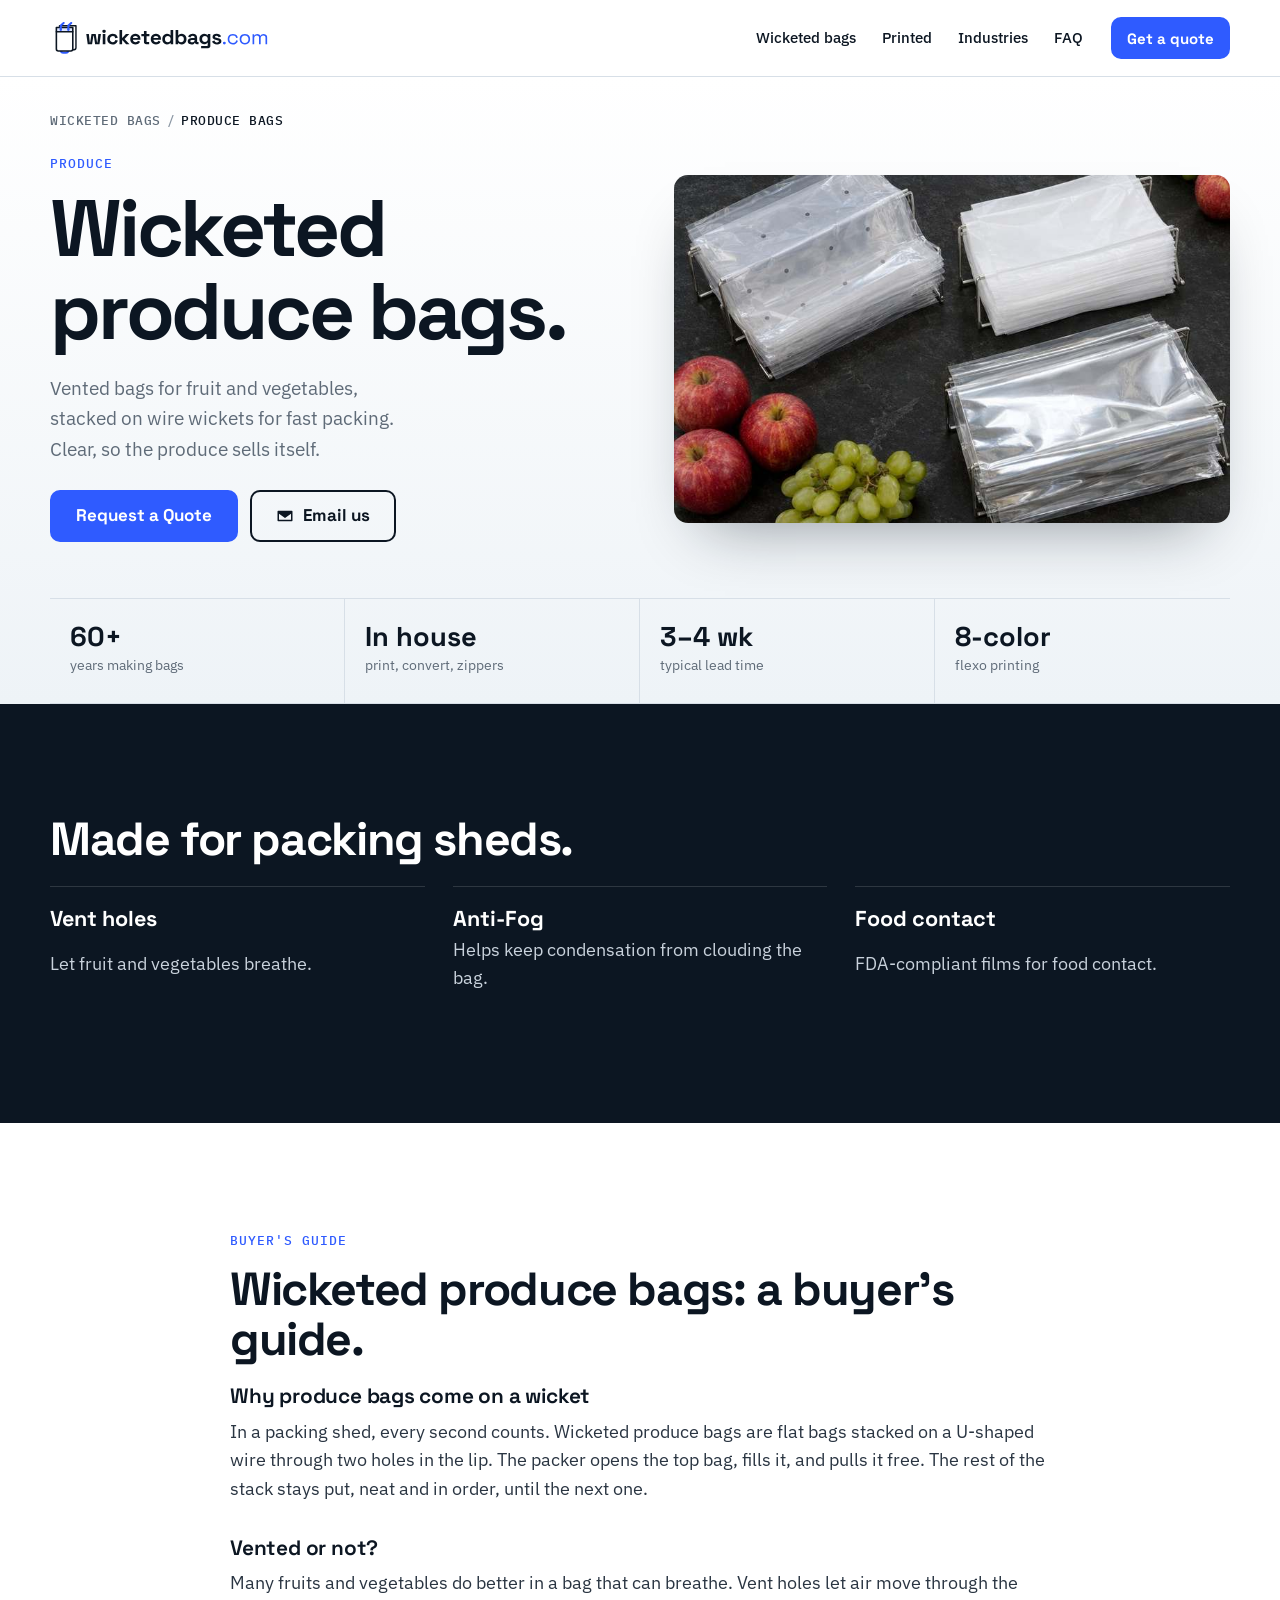
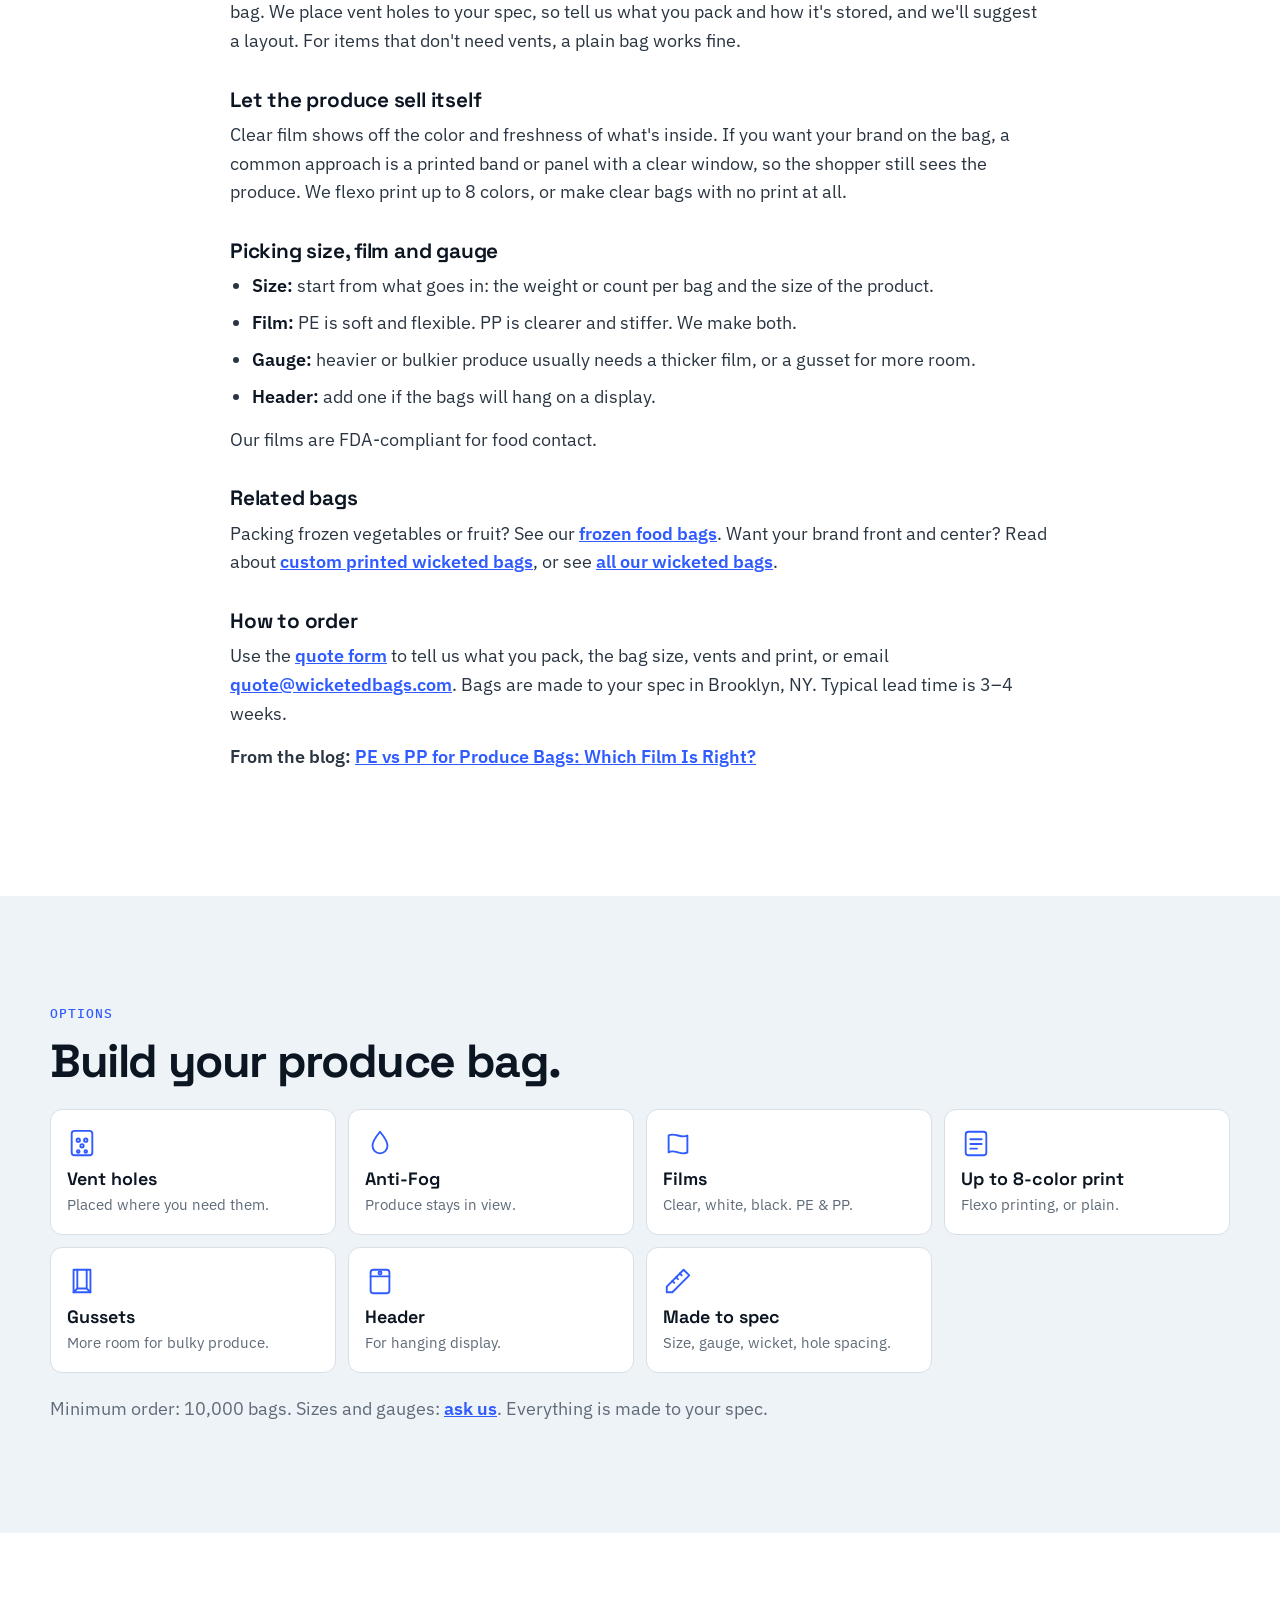
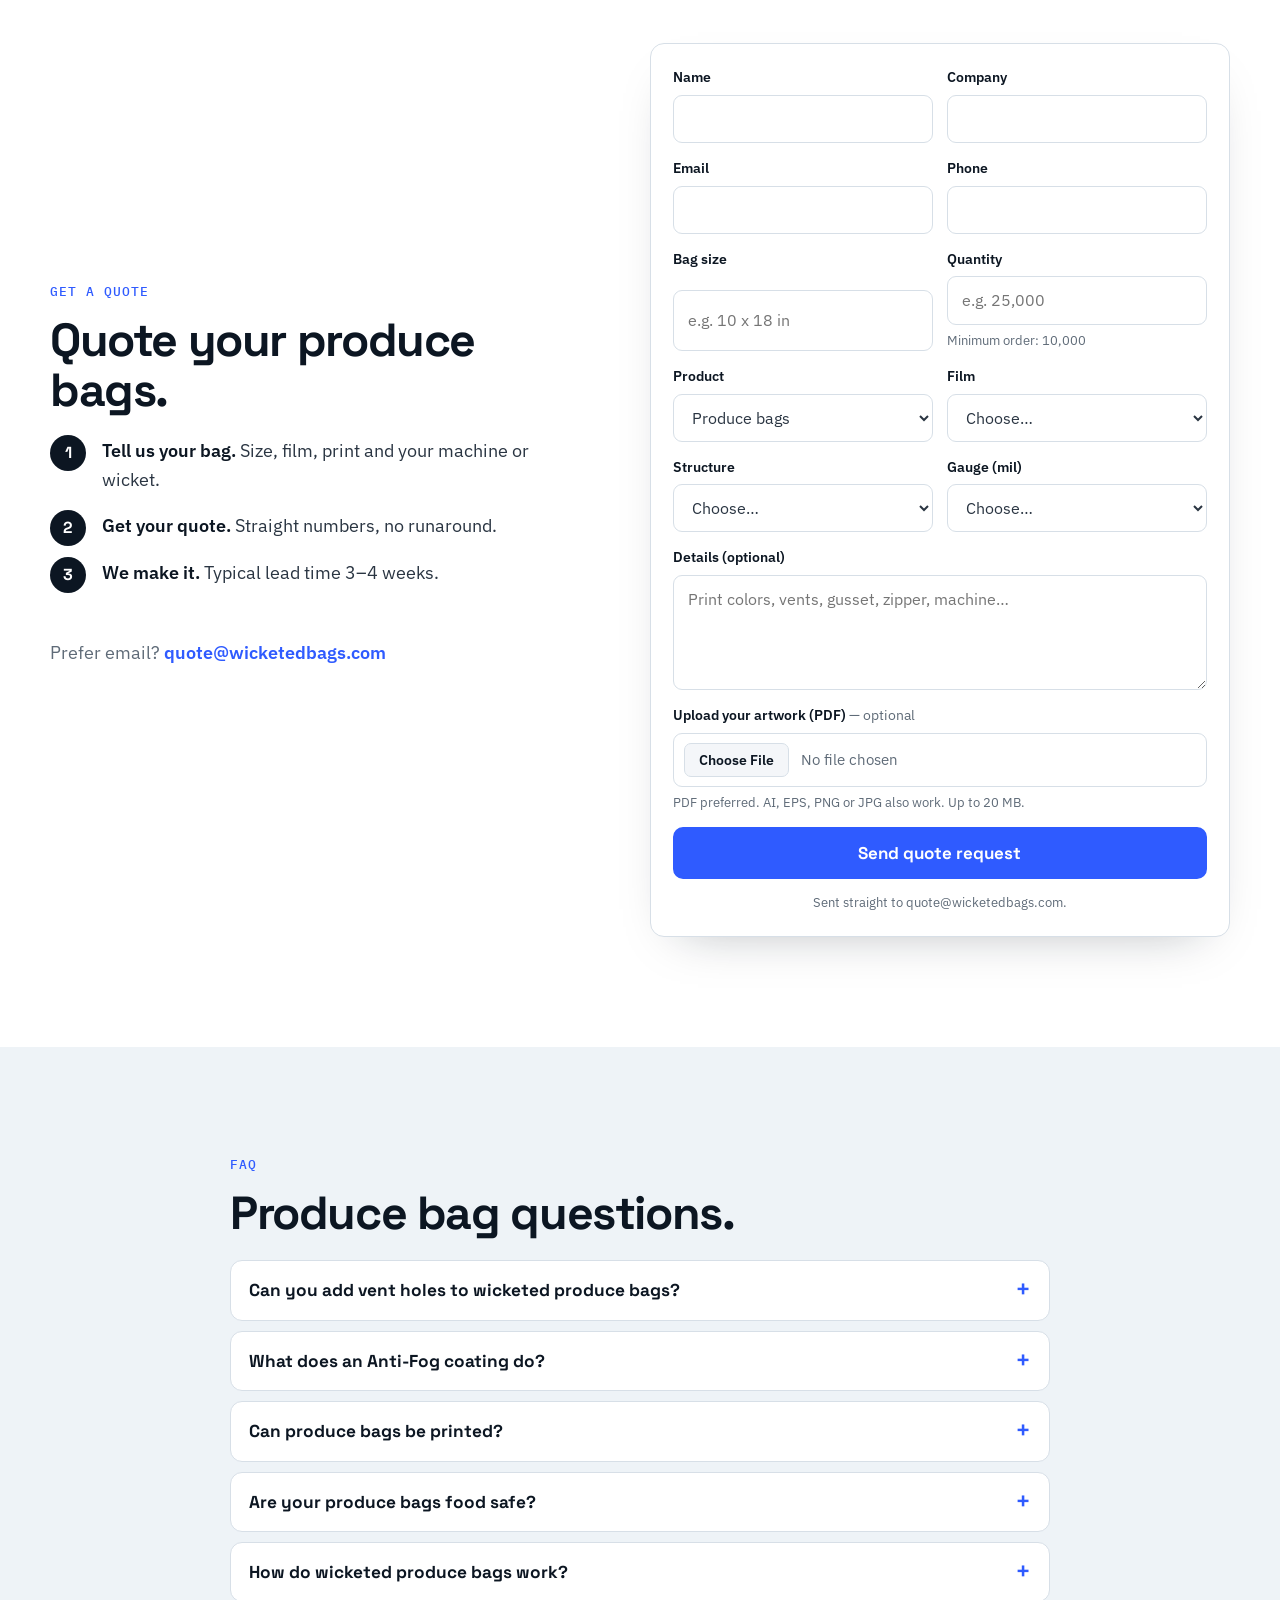
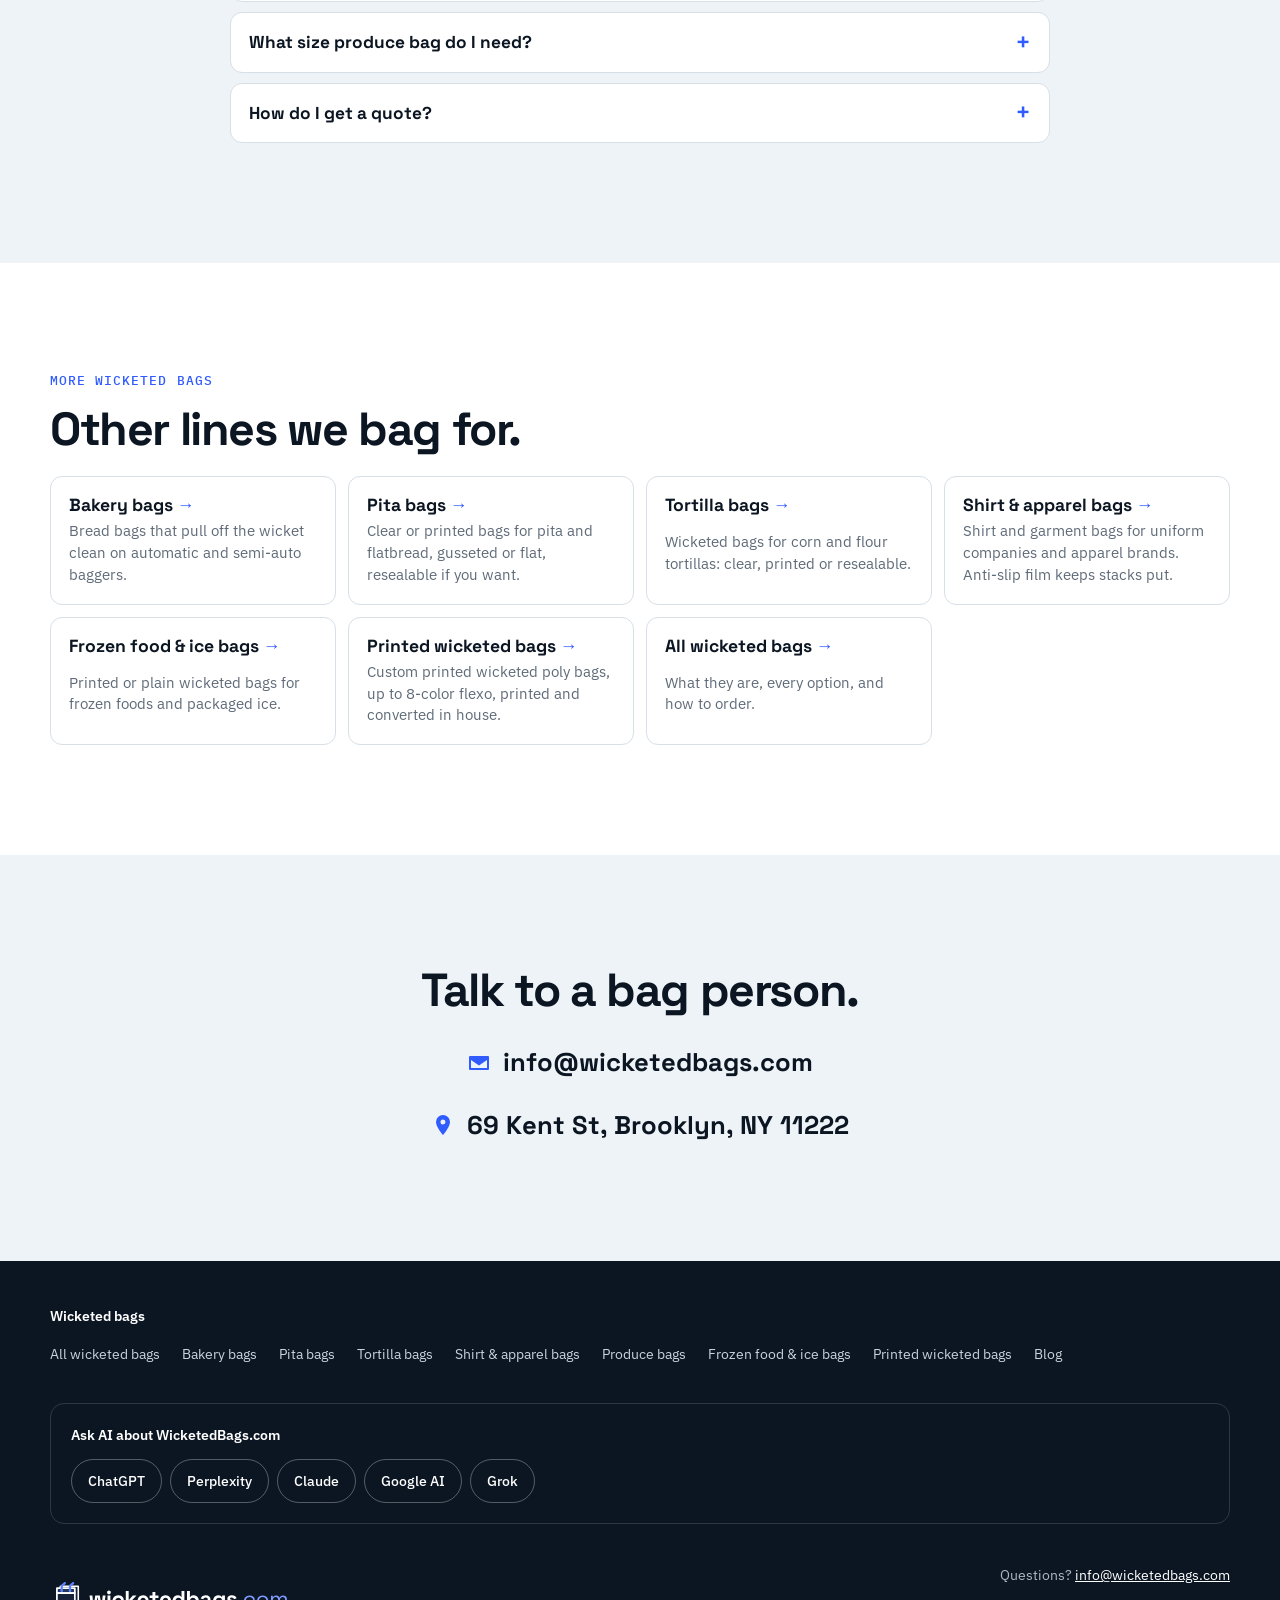
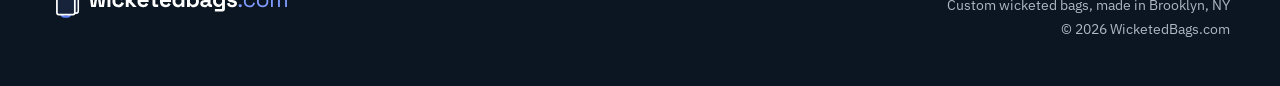
<file: produce-bags/index.html>
<!doctype html>
<html lang="en">
<head>
<meta charset="utf-8">
<meta name="viewport" content="width=device-width, initial-scale=1">
<title>Wicketed Produce Bags | Produce Bags on Wicket | WicketedBags.com</title>
<meta name="description" content="Wicketed produce bags for fruit and vegetable packers. Vented or plain, PE or PP, FDA-compliant films, clear or printed up to 8 colors. Made in Brooklyn, NY.">
<link rel="canonical" href="https://wicketedbags.com/produce-bags/">
<meta name="theme-color" content="#0C1622">
<meta property="og:type" content="website">
<meta property="og:site_name" content="WicketedBags.com">
<meta property="og:title" content="Wicketed Produce Bags | Produce Bags on Wicket | WicketedBags.com">
<meta property="og:description" content="Wicketed produce bags for fruit and vegetable packers. Vented or plain, PE or PP, FDA-compliant films, clear or printed up to 8 colors. Made in Brooklyn, NY.">
<meta property="og:url" content="https://wicketedbags.com/produce-bags/">
<meta property="og:image" content="https://wicketedbags.com/og.png">
<link rel="icon" href="../favicon.svg" type="image/svg+xml">
<link rel="icon" href="../favicon.ico" sizes="32x32">
<link rel="apple-touch-icon" href="../apple-touch-icon.png">
<link rel="preload" href="../fonts/SpaceGrotesk-var.woff2" as="font" type="font/woff2" crossorigin>
<link rel="stylesheet" href="../styles.css">
<script type="application/ld+json">
{
  "@context": "https://schema.org",
  "@graph": [
    {
      "@type": "WebPage",
      "@id": "https://wicketedbags.com/produce-bags/#page",
      "url": "https://wicketedbags.com/produce-bags/",
      "name": "Wicketed Produce Bags | Produce Bags on Wicket | WicketedBags.com",
      "description": "Wicketed produce bags for fruit and vegetable packers. Vented or plain, PE or PP, FDA-compliant films, clear or printed up to 8 colors. Made in Brooklyn, NY.",
      "isPartOf": {
        "@type": "WebSite",
        "name": "WicketedBags.com",
        "url": "https://wicketedbags.com/"
      },
      "publisher": {
        "@id": "https://wicketedbags.com/#org"
      }
    },
    {
      "@type": "BreadcrumbList",
      "itemListElement": [
        {
          "@type": "ListItem",
          "position": 1,
          "name": "Wicketed bags",
          "item": "https://wicketedbags.com/"
        },
        {
          "@type": "ListItem",
          "position": 2,
          "name": "Produce bags",
          "item": "https://wicketedbags.com/produce-bags/"
        }
      ]
    },
    {
      "@type": "FAQPage",
      "mainEntity": [
        {
          "@type": "Question",
          "name": "Can you add vent holes to wicketed produce bags?",
          "acceptedAnswer": {
            "@type": "Answer",
            "text": "Yes. Vent holes are one of our standard options, placed to your spec."
          }
        },
        {
          "@type": "Question",
          "name": "What does an Anti-Fog coating do?",
          "acceptedAnswer": {
            "@type": "Answer",
            "text": "It helps keep condensation from fogging up the inside of the bag, so shoppers can see the produce."
          }
        },
        {
          "@type": "Question",
          "name": "Can produce bags be printed?",
          "acceptedAnswer": {
            "@type": "Answer",
            "text": "Yes. Flexo printing up to 8 colors, or clear bags with no print."
          }
        },
        {
          "@type": "Question",
          "name": "Are your produce bags food safe?",
          "acceptedAnswer": {
            "@type": "Answer",
            "text": "We use FDA-compliant films for food contact."
          }
        },
        {
          "@type": "Question",
          "name": "How do wicketed produce bags work?",
          "acceptedAnswer": {
            "@type": "Answer",
            "text": "The bags are stacked on a U-shaped wire through two holes in the lip. Packers open the top bag, fill it and pull it free, and the next bag is ready."
          }
        },
        {
          "@type": "Question",
          "name": "What size produce bag do I need?",
          "acceptedAnswer": {
            "@type": "Answer",
            "text": "Start from what goes in: weight or count per bag and the size of the product. Send us a sample bag or your product details and we'll size it."
          }
        },
        {
          "@type": "Question",
          "name": "How do I get a quote?",
          "acceptedAnswer": {
            "@type": "Answer",
            "text": "Fill in the quote form on this page, or email quote@wicketedbags.com with your bag size, quantity, film, structure and gauge. A sample of your current bag helps us match it exactly."
          }
        }
      ]
    }
  ]
}
</script>
<script src="https://wicketedbags-visits.sites.tab.bot/v.js" defer></script>
</head>
<body class="lp">
<a class="skip" href="#main">Skip to content</a>
<header class="top">
 <div class="wrap bar">
  <a class="brand" href="../" aria-label="WicketedBags.com home"><img src="../assets/logo.svg" alt="wicketedbags.com" width="207" height="31"></a>
  <nav aria-label="Main"><a href="../#what">Wicketed bags</a><a href="../printed-wicketed-bags/">Printed</a><a href="../#industries">Industries</a><a href="#faq">FAQ</a></nav>
  <!--@hdr-btn--><a class="btn btn-sm btn-quote" href="#quote">Get a quote</a><!--/@hdr-btn-->
 </div>
</header>
<main id="main">
<section class="hero">
 <div class="wrap">
  <nav class="crumbs" aria-label="Breadcrumb"><ol><li><a href="../">Wicketed bags</a></li><li aria-current="page">Produce bags</li></ol></nav>
 </div>
 <div class="wrap hero-grid">
  <div class="hero-copy">
   <p class="eyebrow">Produce</p>
   <h1>Wicketed produce bags.</h1>
   <p class="lede">Vented bags for fruit and vegetables, stacked on wire wickets for fast packing. Clear, so the produce sells itself.</p>
   <div class="ctas"><a class="btn" href="#quote">Request a Quote</a><!--@hero-cta2--><a class="btn btn-ghost" href="mailto:info@wicketedbags.com"><svg viewBox="0 0 24 24" aria-hidden="true"><path fill="currentColor" d="M3 5h18a1 1 0 0 1 1 1v12a1 1 0 0 1-1 1H3a1 1 0 0 1-1-1V6a1 1 0 0 1 1-1zm9 7.2L4.4 7H19.6zM4 9v8h16V9l-8 5.5z"/></svg><span>Email us</span></a><!--/@hero-cta2--></div>
  </div>
  <figure class="hero-img"><img src="../assets/produce.jpg" alt="Clear vented and white wicketed produce bags with fresh fruit" width="1024" height="768" fetchpriority="high"></figure>
 </div>
 <ul class="wrap proof">
  <li><b>60+</b><span>years making bags</span></li>
  <li><b>In house</b><span>print, convert, zippers</span></li>
  <li><b>3–4 wk</b><span>typical lead time</span></li>
  <li><b>8-color</b><span>flexo printing</span></li>
 </ul>
</section>

<section class="sec sec-ink">
 <div class="wrap">
  <h2>Made for packing sheds.</h2>
  <ul class="why why3"><li><b>Vent holes</b><span>Let fruit and vegetables breathe.</span></li><li><b>Anti-Fog</b><span>Helps keep condensation from clouding the bag.</span></li><li><b>Food contact</b><span>FDA-compliant films for food contact.</span></li></ul>
  
 </div>
</section>

<section id="guide" class="sec">
 <div class="wrap narrow guide">
  <p class="kicker">Buyer's guide</p>
  <h2>Wicketed produce bags: a buyer's guide.</h2>
  <h3>Why produce bags come on a wicket</h3>
<p>In a packing shed, every second counts. Wicketed produce bags are flat bags stacked on a U-shaped wire through two holes in the lip. The packer opens the top bag, fills it, and pulls it free. The rest of the stack stays put, neat and in order, until the next one.</p>
<h3>Vented or not?</h3>
<p>Many fruits and vegetables do better in a bag that can breathe. Vent holes let air move through the bag. We place vent holes to your spec, so tell us what you pack and how it's stored, and we'll suggest a layout. For items that don't need vents, a plain bag works fine.</p>
<h3>Let the produce sell itself</h3>
<p>Clear film shows off the color and freshness of what's inside. If you want your brand on the bag, a common approach is a printed band or panel with a clear window, so the shopper still sees the produce. We flexo print up to 8 colors, or make clear bags with no print at all.</p>
<h3>Picking size, film and gauge</h3>
<ul>
<li><b>Size:</b> start from what goes in: the weight or count per bag and the size of the product.</li>
<li><b>Film:</b> PE is soft and flexible. PP is clearer and stiffer. We make both.</li>
<li><b>Gauge:</b> heavier or bulkier produce usually needs a thicker film, or a gusset for more room.</li>
<li><b>Header:</b> add one if the bags will hang on a display.</li>
</ul>
<p>Our films are FDA-compliant for food contact.</p>
<h3>Related bags</h3>
<p>Packing frozen vegetables or fruit? See our <a href="../frozen-food-bags/">frozen food bags</a>. Want your brand front and center? Read about <a href="../printed-wicketed-bags/">custom printed wicketed bags</a>, or see <a href="../">all our wicketed bags</a>.</p>
<h3>How to order</h3>
<p>Use the <a href="#quote">quote form</a> to tell us what you pack, the bag size, vents and print, or email <a href="mailto:quote@wicketedbags.com">quote@wicketedbags.com</a>. Bags are made to your spec in Brooklyn, NY. Typical lead time is 3–4 weeks.</p>
<p><b>From the blog:</b> <a href="../blog/pe-vs-pp-produce-bags/">PE vs PP for Produce Bags: Which Film Is Right?</a></p>
 </div>
</section>

<section id="options" class="sec sec-frost">
 <div class="wrap">
  <p class="kicker">Options</p>
  <h2>Build your produce bag.</h2>
  <ul class="opts opts7"><li><svg viewBox="0 0 32 32" aria-hidden="true" fill="none" stroke="currentColor" stroke-width="2" stroke-linecap="round" stroke-linejoin="round"><rect x="5" y="3" width="22" height="26" rx="3"/><circle cx="12" cy="13" r="1.8"/><circle cx="20" cy="13" r="1.8"/><circle cx="16" cy="19" r="1.8"/><circle cx="12" cy="25" r="1.4"/><circle cx="20" cy="25" r="1.4"/></svg><h3>Vent holes</h3><p>Placed where you need them.</p></li><li><svg viewBox="0 0 32 32" aria-hidden="true" fill="none" stroke="currentColor" stroke-width="2" stroke-linecap="round" stroke-linejoin="round"><path d="M16 4c5 6 8 10 8 15a8 8 0 0 1-16 0c0-5 3-9 8-15z"/></svg><h3>Anti-Fog</h3><p>Produce stays in view.</p></li><li><svg viewBox="0 0 32 32" aria-hidden="true" fill="none" stroke="currentColor" stroke-width="2" stroke-linecap="round" stroke-linejoin="round"><path d="M6 8c6-4 14 4 20 0v18c-6 4-14-4-20 0z"/></svg><h3>Films</h3><p>Clear, white, black. PE &amp; PP.</p></li><li><svg viewBox="0 0 32 32" aria-hidden="true" fill="none" stroke="currentColor" stroke-width="2" stroke-linecap="round" stroke-linejoin="round"><rect x="5" y="4" width="22" height="25" rx="3"/><path d="M10 12h12M10 17h12M10 22h7"/></svg><h3>Up to 8-color print</h3><p>Flexo printing, or plain.</p></li><li><svg viewBox="0 0 32 32" aria-hidden="true" fill="none" stroke="currentColor" stroke-width="2" stroke-linecap="round" stroke-linejoin="round"><path d="M7 4h18v24H7z"/><path d="M7 28l4-4h10l4 4M11 24V4M21 24V4"/></svg><h3>Gussets</h3><p>More room for bulky produce.</p></li><li><svg viewBox="0 0 32 32" aria-hidden="true" fill="none" stroke="currentColor" stroke-width="2" stroke-linecap="round" stroke-linejoin="round"><rect x="6" y="4" width="20" height="25" rx="3"/><path d="M6 11h20"/><circle cx="16" cy="7.5" r="1.6"/></svg><h3>Header</h3><p>For hanging display.</p></li><li><svg viewBox="0 0 32 32" aria-hidden="true" fill="none" stroke="currentColor" stroke-width="2" stroke-linecap="round" stroke-linejoin="round"><path d="M4 22L22 4l6 6-18 18H4z"/><path d="M10 16l2 2M14 12l2 2M18 8l2 2"/></svg><h3>Made to spec</h3><p>Size, gauge, wicket, hole spacing.</p></li></ul>
  <p class="opt-note">Minimum order: 10,000 bags. Sizes and gauges: <a href="#quote">ask us</a>. Everything is made to your spec.</p>
 </div>
</section>

<section id="quote" class="sec">
 <div class="wrap two">
  <div>
   <p class="kicker">Get a quote</p>
   <h2>Quote your produce bags.</h2>
   <ol class="steps">
    <li><b>Tell us your bag.</b> Size, film, print and your machine or wicket.</li>
    <li><b>Get your quote.</b> Straight numbers, no runaround.</li>
    <li><b>We make it.</b> Typical lead time 3–4 weeks.</li>
   </ol>
   <!--@alt--><p class="alt">Prefer email? <a href="mailto:quote@wicketedbags.com?subject=Quote%20request">quote@wicketedbags.com</a></p><!--/@alt-->
  </div>
  <form class="quote" id="quoteForm" action="https://api.web3forms.com/submit" method="post" data-to="quote@wicketedbags.com" data-upload="https://wicketedbags-uploads.sites.tab.bot/upload"><!--@form-hidden--><input type="hidden" name="access_key" value="6cf7631e-6976-4da2-b600-f38e5e8c095f"><input type="hidden" name="subject" value="Quote request from WicketedBags.com"><input type="hidden" name="from_name" value="WicketedBags.com"><input type="checkbox" name="botcheck" class="hp" tabindex="-1" autocomplete="off" aria-hidden="true"><!--/@form-hidden-->
   <!--@form-fields-->
   <div class="row2"><label>Name<input name="name" autocomplete="name" required></label><label>Company<input name="company" autocomplete="organization" required></label></div>
   <div class="row2"><label>Email<input name="email" type="email" autocomplete="email" required></label><label>Phone<input name="phone" type="tel" autocomplete="tel" required></label></div>
   <div class="row2"><label>Bag size<input name="size" placeholder="e.g. 10 x 18 in" required></label><label>Quantity<input name="qty" placeholder="e.g. 25,000" inputmode="numeric" min="10000" data-moq="10000" aria-describedby="qty-hint" required><span class="hint" id="qty-hint">Minimum order: 10,000</span></label></div>
   <div class="row2"><div class="fld"><label>Product<select name="product" required><option value="" disabled>Choose…</option><option>Not sure</option><option>Bakery &amp; bread bags</option><option>Pita bags</option><option>Tortilla bags</option><option>Shirt &amp; apparel bags</option><option selected>Produce bags</option><option>Frozen food &amp; ice bags</option><option>Printed wicketed bags</option><option>Candy &amp; snacks</option><option>Retail &amp; hardware</option><option>Industrial parts</option><option>Other</option></select></label><label class="other" data-for="product" hidden>Type the product<input name="product_other" maxlength="120" disabled></label></div><div class="fld"><label>Film<select name="film" required><option value="" disabled selected>Choose…</option><option>Clear PE (polyethylene)</option><option>Clear PP (polypropylene)</option><option>White</option><option>Black</option><option>Other</option></select></label><label class="other" data-for="film" hidden>Type the film<input name="film_other" maxlength="120" disabled></label></div></div>
   <div class="row2"><div class="fld"><label>Structure<select name="structure" required><option value="" disabled selected>Choose…</option><option>Flat</option><option>Bottom gusset</option><option>Other</option></select></label><label class="other" data-for="structure" hidden>Type the structure<input name="structure_other" maxlength="120" disabled></label></div><div class="fld"><label>Gauge (mil)<select name="gauge" required><option value="" disabled selected>Choose…</option><option>0.5 mil</option><option>0.75 mil</option><option>1 mil</option><option>1.25 mil</option><option>1.5 mil</option><option>2 mil</option><option>3 mil</option><option>Other</option></select></label><label class="other" data-for="gauge" hidden>Type the gauge<input name="gauge_other" maxlength="120" disabled></label></div></div>
   <label>Details (optional)<textarea name="details" rows="4" placeholder="Print colors, vents, gusset, zipper, machine…"></textarea></label>
   <label class="file"><span>Upload your artwork (PDF) <span class="opt">— optional</span></span><input type="file" name="artwork" accept=".pdf,.ai,.eps,.png,.jpg,.jpeg,application/pdf,application/postscript,image/png,image/jpeg"><span class="hint">PDF preferred. AI, EPS, PNG or JPG also work. Up to 20 MB.</span></label>
   <!--/@form-fields-->
   <button class="btn" type="submit">Send quote request</button>
   <p class="note">Sent straight to quote@wicketedbags.com.</p>
  </form>
 </div>
</section>

<section id="faq" class="sec sec-frost">
 <div class="wrap narrow">
  <p class="kicker">FAQ</p>
  <h2>Produce bag questions.</h2>
  <div class="faq"><details><summary>Can you add vent holes to wicketed produce bags?</summary><p>Yes. Vent holes are one of our standard options, placed to your spec.</p></details><details><summary>What does an Anti-Fog coating do?</summary><p>It helps keep condensation from fogging up the inside of the bag, so shoppers can see the produce.</p></details><details><summary>Can produce bags be printed?</summary><p>Yes. Flexo printing up to 8 colors, or clear bags with no print.</p></details><details><summary>Are your produce bags food safe?</summary><p>We use FDA-compliant films for food contact.</p></details><details><summary>How do wicketed produce bags work?</summary><p>The bags are stacked on a U-shaped wire through two holes in the lip. Packers open the top bag, fill it and pull it free, and the next bag is ready.</p></details><details><summary>What size produce bag do I need?</summary><p>Start from what goes in: weight or count per bag and the size of the product. Send us a sample bag or your product details and we&#x27;ll size it.</p></details><details><summary>How do I get a quote?</summary><p>Fill in the quote form on this page, or email quote@wicketedbags.com with your bag size, quantity, film, structure and gauge. A sample of your current bag helps us match it exactly.</p></details></div>
 </div>
</section>

<section class="sec">
 <div class="wrap">
  <p class="kicker">More wicketed bags</p>
  <h2>Other lines we bag for.</h2>
  <ul class="sibs"><li><a href="../bakery-bags/"><b>Bakery bags</b><span>Bread bags that pull off the wicket clean on automatic and semi-auto baggers.</span></a></li><li><a href="../pita-bags/"><b>Pita bags</b><span>Clear or printed bags for pita and flatbread, gusseted or flat, resealable if you want.</span></a></li><li><a href="../tortilla-bags/"><b>Tortilla bags</b><span>Wicketed bags for corn and flour tortillas: clear, printed or resealable.</span></a></li><li><a href="../apparel-bags/"><b>Shirt &amp; apparel bags</b><span>Shirt and garment bags for uniform companies and apparel brands. Anti-slip film keeps stacks put.</span></a></li><li><a href="../frozen-food-bags/"><b>Frozen food &amp; ice bags</b><span>Printed or plain wicketed bags for frozen foods and packaged ice.</span></a></li><li><a href="../printed-wicketed-bags/"><b>Printed wicketed bags</b><span>Custom printed wicketed poly bags, up to 8-color flexo, printed and converted in house.</span></a></li><li><a href="../"><b>All wicketed bags</b><span>What they are, every option, and how to order.</span></a></li></ul>
 </div>
</section>

<section id="contact" class="sec sec-frost">
 <div class="wrap contact">
  <h2>Talk to a bag person.</h2>
  <ul>
   <!--@contact-phone--><!--/@contact-phone-->
   <li><a href="mailto:info@wicketedbags.com"><svg viewBox="0 0 24 24" aria-hidden="true"><path fill="currentColor" d="M3 5h18a1 1 0 0 1 1 1v12a1 1 0 0 1-1 1H3a1 1 0 0 1-1-1V6a1 1 0 0 1 1-1zm9 7.2L4.4 7H19.6zM4 9v8h16V9l-8 5.5z"/></svg><span>info@wicketedbags.com</span></a></li>
   <li><a href="https://www.google.com/maps/search/?api=1&amp;query=69%20Kent%20St%2C%20Brooklyn%2C%20NY%2011222" target="_blank" rel="noopener"><svg viewBox="0 0 24 24" aria-hidden="true"><path fill="currentColor" d="M12 2a7 7 0 0 1 7 7c0 5-7 13-7 13S5 14 5 9a7 7 0 0 1 7-7zm0 4.5a2.5 2.5 0 1 0 0 5 2.5 2.5 0 0 0 0-5z"/></svg><span>69 Kent St, Brooklyn, NY 11222</span></a></li>
  </ul>
 </div>
</section>
</main>

<footer class="foot">
 <div class="wrap">
  <nav class="foot-links" aria-label="Wicketed bags by industry"><p><b>Wicketed bags</b></p><ul><li><a href="../">All wicketed bags</a></li><li><a href="../bakery-bags/">Bakery bags</a></li><li><a href="../pita-bags/">Pita bags</a></li><li><a href="../tortilla-bags/">Tortilla bags</a></li><li><a href="../apparel-bags/">Shirt &amp; apparel bags</a></li><li><a href="../produce-bags/">Produce bags</a></li><li><a href="../frozen-food-bags/">Frozen food &amp; ice bags</a></li><li><a href="../printed-wicketed-bags/">Printed wicketed bags</a></li><li><a href="../blog/">Blog</a></li></ul></nav>
  <div class="ai">
   <p><b>Ask AI about WicketedBags.com</b></p>
   <div class="ai-links"><a href="https://chatgpt.com/?q=Tell%20me%20about%20WicketedBags.com%2C%20the%20custom%20wicketed%20poly%20bag%20specialist%20in%20Brooklyn%2C%20NY.%20What%20kinds%20of%20wicketed%20bags%20do%20they%20make%2C%20what%20options%20and%20printing%20do%20they%20offer%2C%20and%20how%20do%20I%20get%20a%20quote%3F" target="_blank" rel="noopener">ChatGPT</a><a href="https://www.perplexity.ai/search?q=Tell%20me%20about%20WicketedBags.com%2C%20the%20custom%20wicketed%20poly%20bag%20specialist%20in%20Brooklyn%2C%20NY.%20What%20kinds%20of%20wicketed%20bags%20do%20they%20make%2C%20what%20options%20and%20printing%20do%20they%20offer%2C%20and%20how%20do%20I%20get%20a%20quote%3F" target="_blank" rel="noopener">Perplexity</a><a href="https://claude.ai/new?q=Tell%20me%20about%20WicketedBags.com%2C%20the%20custom%20wicketed%20poly%20bag%20specialist%20in%20Brooklyn%2C%20NY.%20What%20kinds%20of%20wicketed%20bags%20do%20they%20make%2C%20what%20options%20and%20printing%20do%20they%20offer%2C%20and%20how%20do%20I%20get%20a%20quote%3F" target="_blank" rel="noopener">Claude</a><a href="https://www.google.com/search?udm=50&amp;q=Tell%20me%20about%20WicketedBags.com%2C%20the%20custom%20wicketed%20poly%20bag%20specialist%20in%20Brooklyn%2C%20NY.%20What%20kinds%20of%20wicketed%20bags%20do%20they%20make%2C%20what%20options%20and%20printing%20do%20they%20offer%2C%20and%20how%20do%20I%20get%20a%20quote%3F" target="_blank" rel="noopener">Google AI</a><a href="https://grok.com/?q=Tell%20me%20about%20WicketedBags.com%2C%20the%20custom%20wicketed%20poly%20bag%20specialist%20in%20Brooklyn%2C%20NY.%20What%20kinds%20of%20wicketed%20bags%20do%20they%20make%2C%20what%20options%20and%20printing%20do%20they%20offer%2C%20and%20how%20do%20I%20get%20a%20quote%3F" target="_blank" rel="noopener">Grok</a></div>
  </div>
  <div class="foot-row">
   <img src="../assets/logo-dark.svg" alt="wicketedbags.com" width="220" height="33">
   <p><!--@foot-email-->Questions? <a href="mailto:info@wicketedbags.com">info@wicketedbags.com</a><br><!--/@foot-email-->Custom wicketed bags, made in Brooklyn, NY<br>© 2026 WicketedBags.com</p>
  </div>
 </div>
</footer>
<a class="mcta" href="#quote">Request a Quote</a>
<script src="../script.js" defer></script>
</body>
</html>
</file>
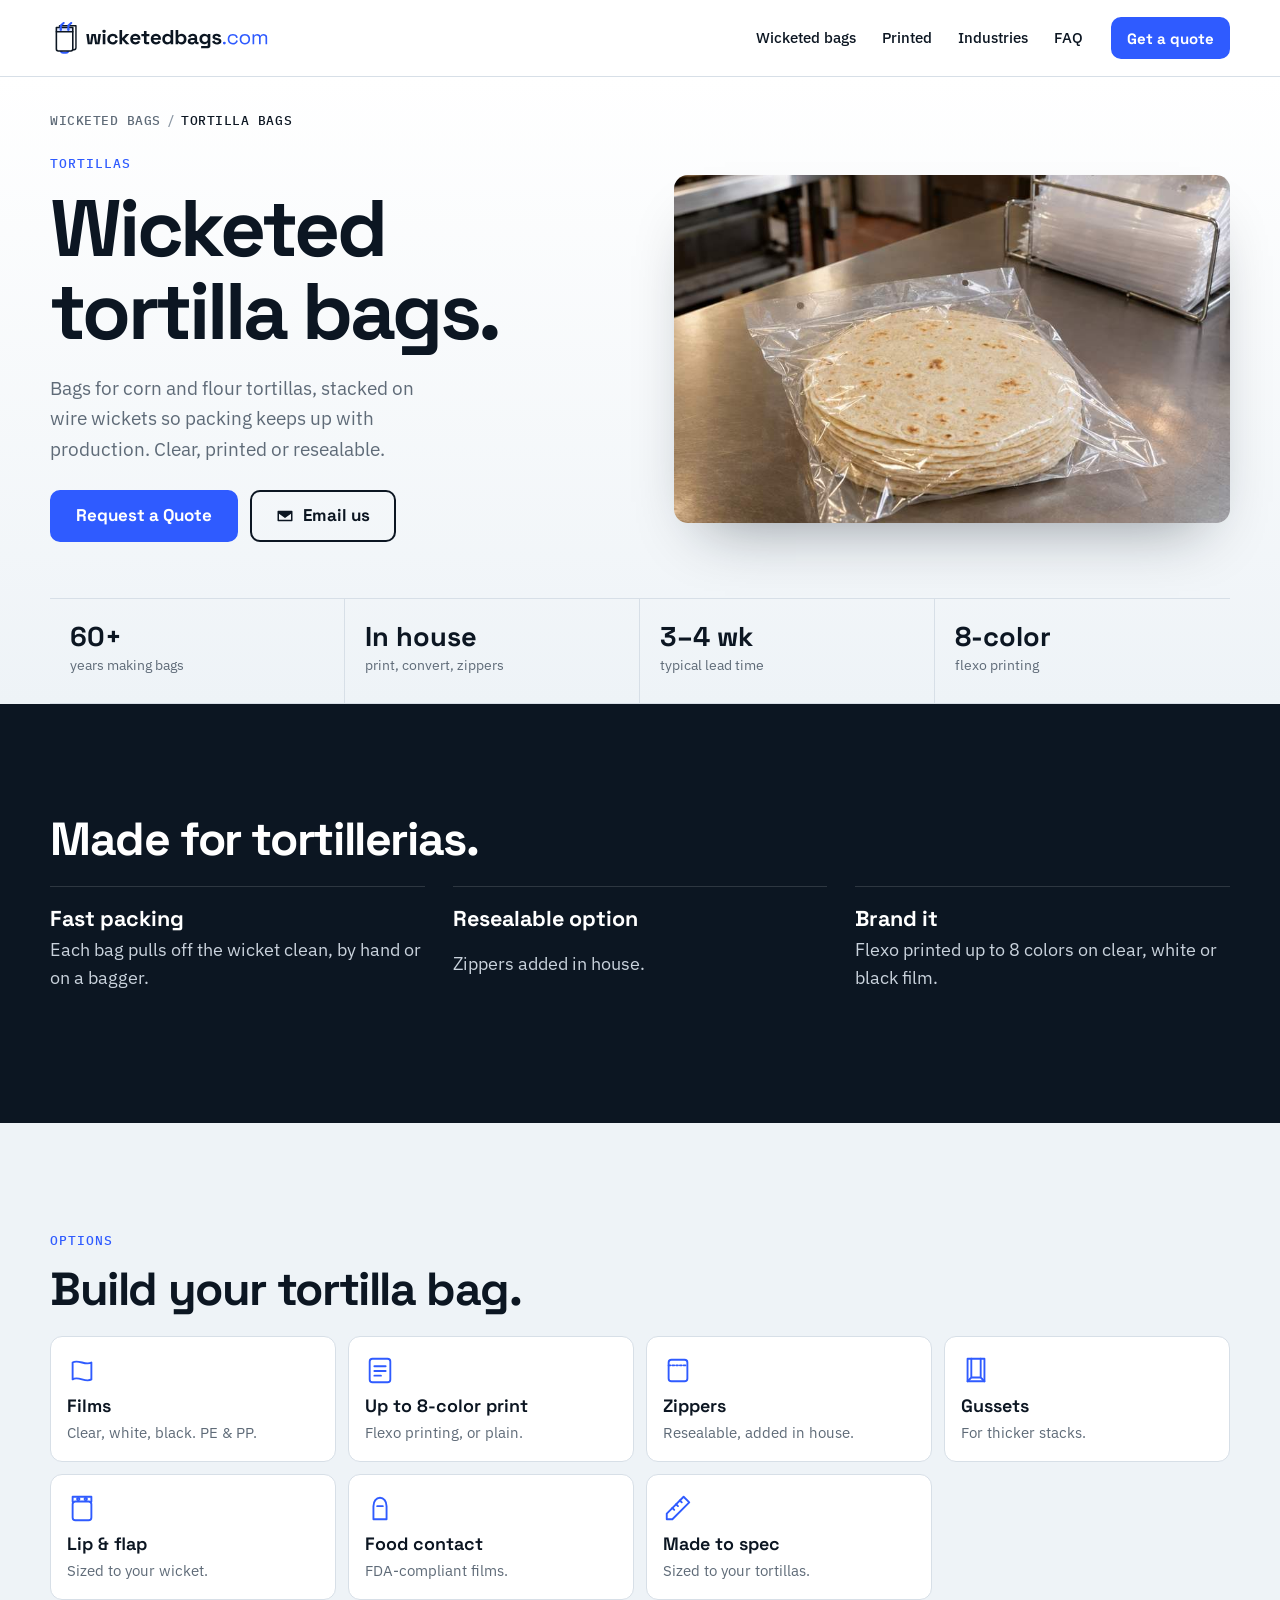
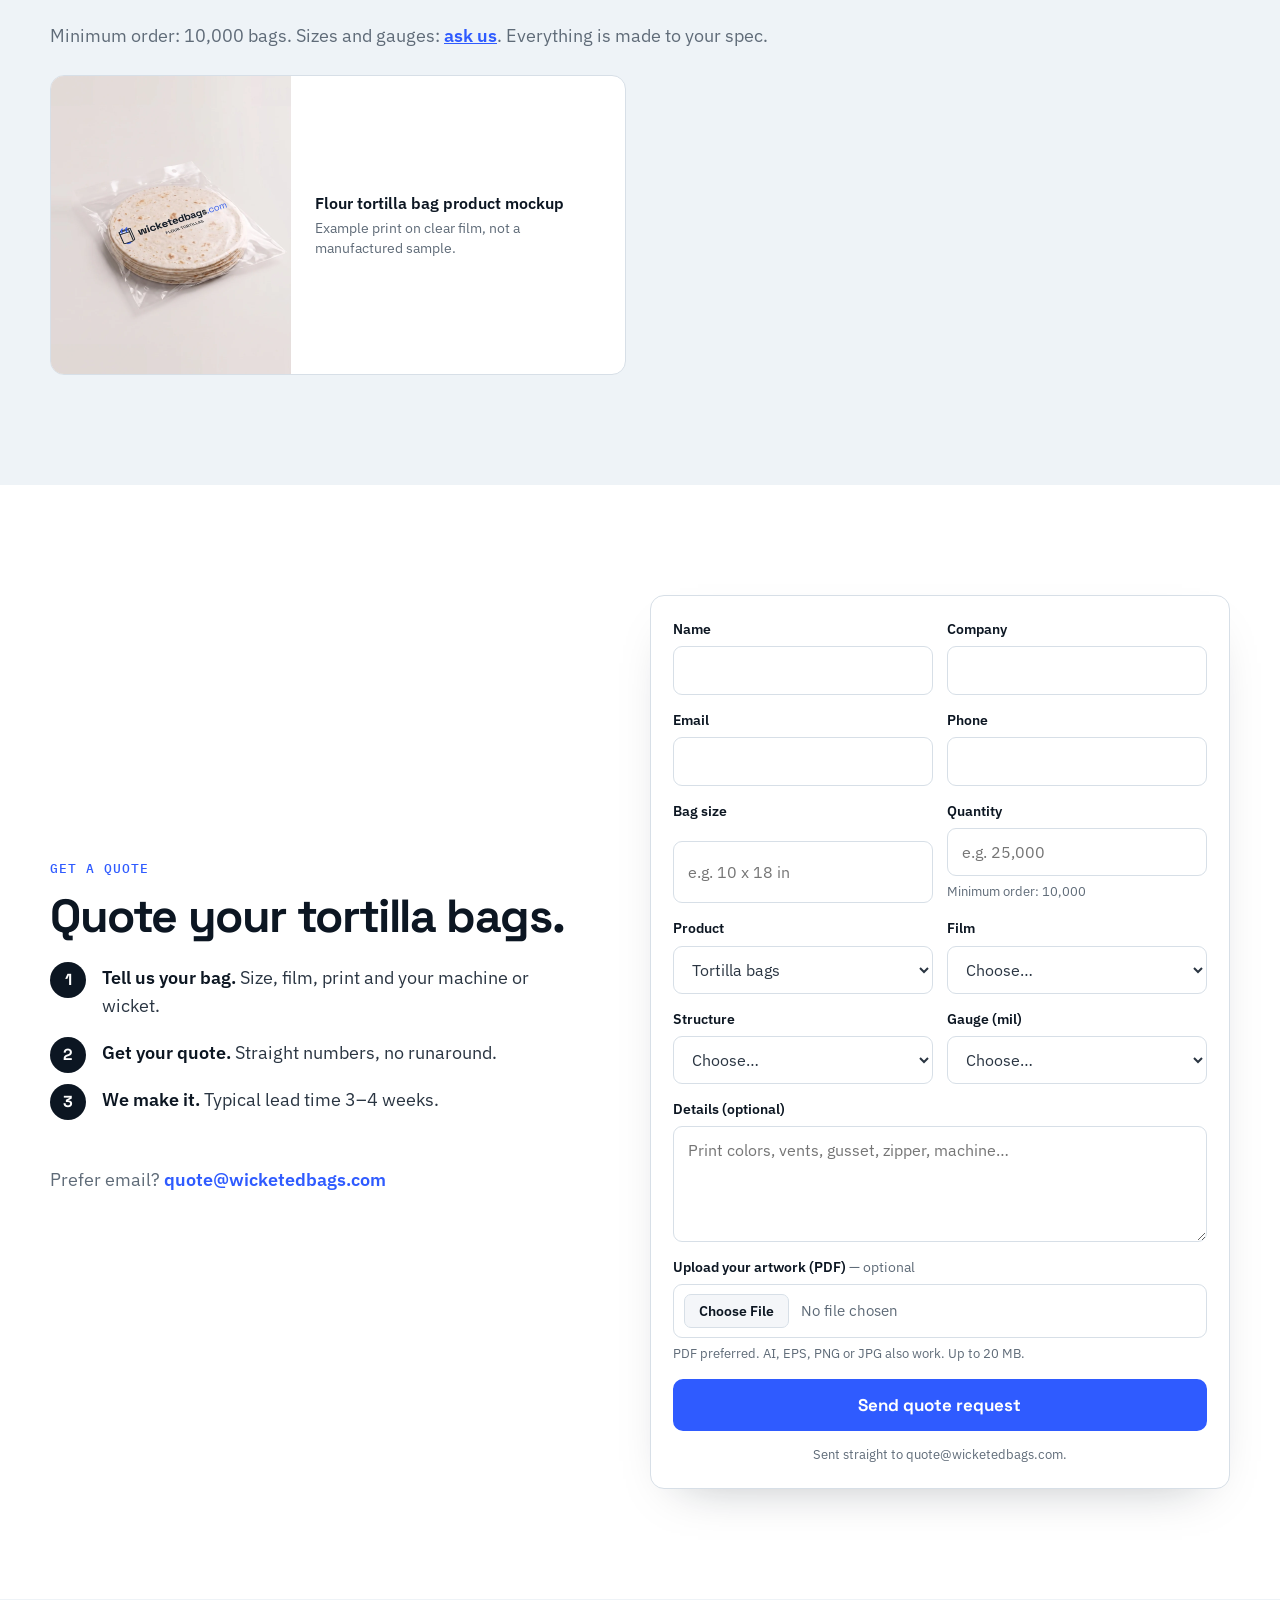
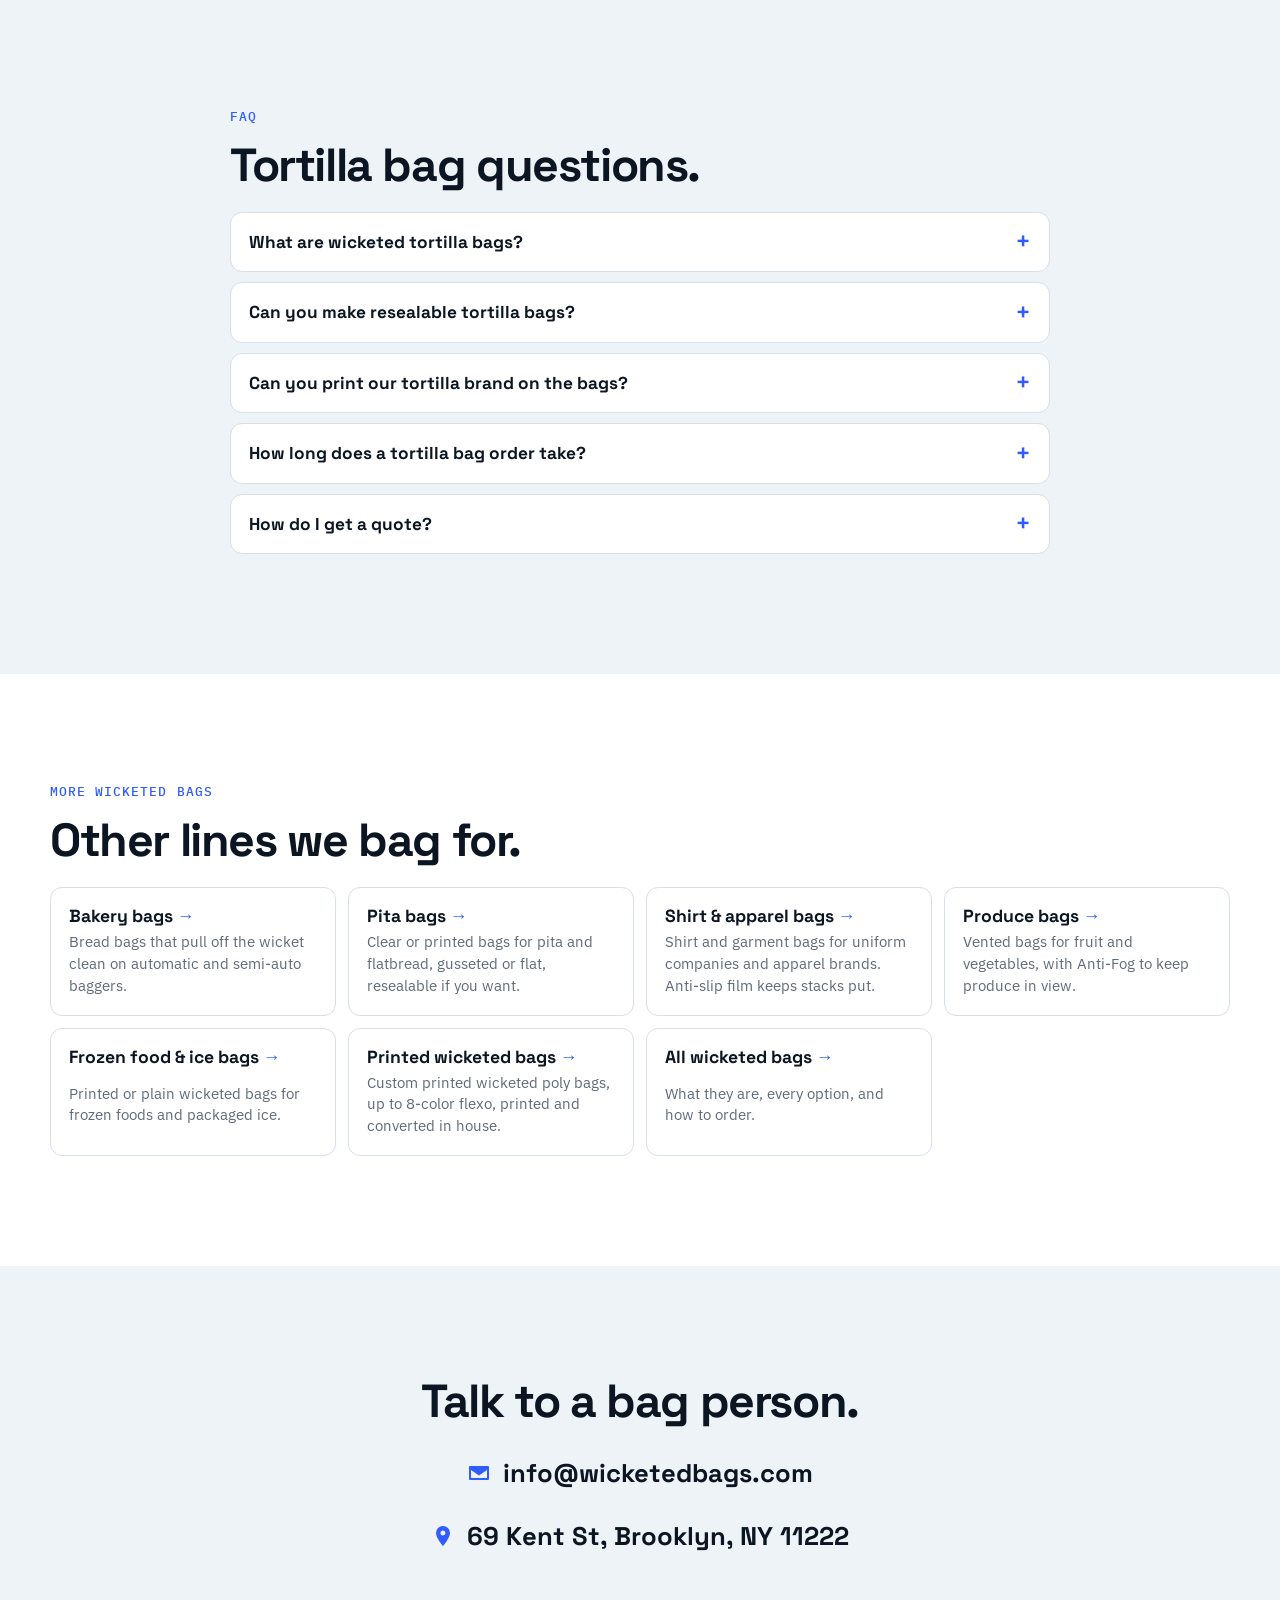
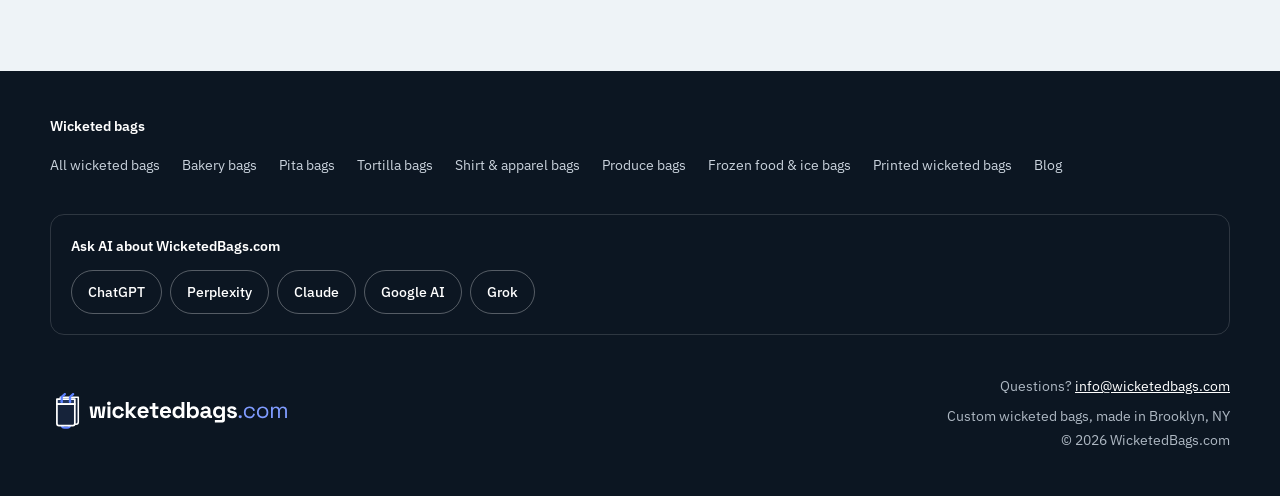
<file: tortilla-bags/index.html>
<!doctype html>
<html lang="en">
<head>
<meta charset="utf-8">
<meta name="viewport" content="width=device-width, initial-scale=1">
<title>Tortilla Bags | Custom Printed Wicketed Tortilla Bags | WicketedBags.com</title>
<meta name="description" content="Custom wicketed tortilla bags for tortillerias and food producers. Clear or printed up to 8 colors, zippers added in house, FDA-compliant films. 3–4 week lead time.">
<link rel="canonical" href="https://wicketedbags.com/tortilla-bags/">
<meta name="theme-color" content="#0C1622">
<meta property="og:type" content="website">
<meta property="og:site_name" content="WicketedBags.com">
<meta property="og:title" content="Tortilla Bags | Custom Printed Wicketed Tortilla Bags | WicketedBags.com">
<meta property="og:description" content="Custom wicketed tortilla bags for tortillerias and food producers. Clear or printed up to 8 colors, zippers added in house, FDA-compliant films. 3–4 week lead time.">
<meta property="og:url" content="https://wicketedbags.com/tortilla-bags/">
<meta property="og:image" content="https://wicketedbags.com/og.png">
<link rel="icon" href="../favicon.svg" type="image/svg+xml">
<link rel="icon" href="../favicon.ico" sizes="32x32">
<link rel="apple-touch-icon" href="../apple-touch-icon.png">
<link rel="preload" href="../fonts/SpaceGrotesk-var.woff2" as="font" type="font/woff2" crossorigin>
<link rel="stylesheet" href="../styles.css">
<link rel="stylesheet" href="../assets/clear-film-mockups.css">
<script type="application/ld+json">
{
  "@context": "https://schema.org",
  "@graph": [
    {
      "@type": "WebPage",
      "@id": "https://wicketedbags.com/tortilla-bags/#page",
      "url": "https://wicketedbags.com/tortilla-bags/",
      "name": "Tortilla Bags | Custom Printed Wicketed Tortilla Bags | WicketedBags.com",
      "description": "Custom wicketed tortilla bags for tortillerias and food producers. Clear or printed up to 8 colors, zippers added in house, FDA-compliant films. 3–4 week lead time.",
      "isPartOf": {
        "@type": "WebSite",
        "name": "WicketedBags.com",
        "url": "https://wicketedbags.com/"
      },
      "publisher": {
        "@id": "https://wicketedbags.com/#org"
      }
    },
    {
      "@type": "BreadcrumbList",
      "itemListElement": [
        {
          "@type": "ListItem",
          "position": 1,
          "name": "Wicketed bags",
          "item": "https://wicketedbags.com/"
        },
        {
          "@type": "ListItem",
          "position": 2,
          "name": "Tortilla bags",
          "item": "https://wicketedbags.com/tortilla-bags/"
        }
      ]
    },
    {
      "@type": "FAQPage",
      "mainEntity": [
        {
          "@type": "Question",
          "name": "What are wicketed tortilla bags?",
          "acceptedAnswer": {
            "@type": "Answer",
            "text": "Tortilla bags with two holes in the lip, stacked on a wire wicket so each bag pulls off clean and fast, by hand or on a bagging machine."
          }
        },
        {
          "@type": "Question",
          "name": "Can you make resealable tortilla bags?",
          "acceptedAnswer": {
            "@type": "Answer",
            "text": "Yes. We add zippers in house."
          }
        },
        {
          "@type": "Question",
          "name": "Can you print our tortilla brand on the bags?",
          "acceptedAnswer": {
            "@type": "Answer",
            "text": "Yes. Flexo printing up to 8 colors, or plain bags with no print."
          }
        },
        {
          "@type": "Question",
          "name": "How long does a tortilla bag order take?",
          "acceptedAnswer": {
            "@type": "Answer",
            "text": "Typical lead time is 3–4 weeks. Our minimum order is 10,000 bags."
          }
        },
        {
          "@type": "Question",
          "name": "How do I get a quote?",
          "acceptedAnswer": {
            "@type": "Answer",
            "text": "Fill in the quote form on this page, or email quote@wicketedbags.com with your bag size, quantity, film, structure and gauge. A sample of your current bag helps us match it exactly."
          }
        }
      ]
    }
  ]
}
</script>
<script src="https://wicketedbags-visits.sites.tab.bot/v.js" defer></script>
</head>
<body class="lp">
<a class="skip" href="#main">Skip to content</a>
<header class="top">
 <div class="wrap bar">
  <a class="brand" href="../" aria-label="WicketedBags.com home"><img src="../assets/logo.svg" alt="wicketedbags.com" width="207" height="31"></a>
  <nav aria-label="Main"><a href="../#what">Wicketed bags</a><a href="../printed-wicketed-bags/">Printed</a><a href="../#industries">Industries</a><a href="#faq">FAQ</a></nav>
  <!--@hdr-btn--><a class="btn btn-sm btn-quote" href="#quote">Get a quote</a><!--/@hdr-btn-->
 </div>
</header>
<main id="main">
<section class="hero">
 <div class="wrap">
  <nav class="crumbs" aria-label="Breadcrumb"><ol><li><a href="../">Wicketed bags</a></li><li aria-current="page">Tortilla bags</li></ol></nav>
 </div>
 <div class="wrap hero-grid">
  <div class="hero-copy">
   <p class="eyebrow">Tortillas</p>
   <h1>Wicketed tortilla bags.</h1>
   <p class="lede">Bags for corn and flour tortillas, stacked on wire wickets so packing keeps up with production. Clear, printed or resealable.</p>
   <div class="ctas"><a class="btn" href="#quote">Request a Quote</a><!--@hero-cta2--><a class="btn btn-ghost" href="mailto:info@wicketedbags.com"><svg viewBox="0 0 24 24" aria-hidden="true"><path fill="currentColor" d="M3 5h18a1 1 0 0 1 1 1v12a1 1 0 0 1-1 1H3a1 1 0 0 1-1-1V6a1 1 0 0 1 1-1zm9 7.2L4.4 7H19.6zM4 9v8h16V9l-8 5.5z"/></svg><span>Email us</span></a><!--/@hero-cta2--></div>
  </div>
  <figure class="hero-img"><img src="../assets/tortilla.jpg" alt="Stack of flour tortillas packed in a clear wicketed tortilla bag" width="1024" height="768" fetchpriority="high"></figure>
 </div>
 <ul class="wrap proof">
  <li><b>60+</b><span>years making bags</span></li>
  <li><b>In house</b><span>print, convert, zippers</span></li>
  <li><b>3–4 wk</b><span>typical lead time</span></li>
  <li><b>8-color</b><span>flexo printing</span></li>
 </ul>
</section>

<section class="sec sec-ink">
 <div class="wrap">
  <h2>Made for tortillerias.</h2>
  <ul class="why why3"><li><b>Fast packing</b><span>Each bag pulls off the wicket clean, by hand or on a bagger.</span></li><li><b>Resealable option</b><span>Zippers added in house.</span></li><li><b>Brand it</b><span>Flexo printed up to 8 colors on clear, white or black film.</span></li></ul>
  
 </div>
</section>

<section id="options" class="sec sec-frost">
 <div class="wrap">
  <p class="kicker">Options</p>
  <h2>Build your tortilla bag.</h2>
  <ul class="opts opts7"><li><svg viewBox="0 0 32 32" aria-hidden="true" fill="none" stroke="currentColor" stroke-width="2" stroke-linecap="round" stroke-linejoin="round"><path d="M6 8c6-4 14 4 20 0v18c-6 4-14-4-20 0z"/></svg><h3>Films</h3><p>Clear, white, black. PE &amp; PP.</p></li><li><svg viewBox="0 0 32 32" aria-hidden="true" fill="none" stroke="currentColor" stroke-width="2" stroke-linecap="round" stroke-linejoin="round"><rect x="5" y="4" width="22" height="25" rx="3"/><path d="M10 12h12M10 17h12M10 22h7"/></svg><h3>Up to 8-color print</h3><p>Flexo printing, or plain.</p></li><li><svg viewBox="0 0 32 32" aria-hidden="true" fill="none" stroke="currentColor" stroke-width="2" stroke-linecap="round" stroke-linejoin="round"><rect x="6" y="5" width="20" height="23" rx="3"/><path d="M6 11h20" stroke-dasharray="2 2"/></svg><h3>Zippers</h3><p>Resealable, added in house.</p></li><li><svg viewBox="0 0 32 32" aria-hidden="true" fill="none" stroke="currentColor" stroke-width="2" stroke-linecap="round" stroke-linejoin="round"><path d="M7 4h18v24H7z"/><path d="M7 28l4-4h10l4 4M11 24V4M21 24V4"/></svg><h3>Gussets</h3><p>For thicker stacks.</p></li><li><svg viewBox="0 0 32 32" aria-hidden="true" fill="none" stroke="currentColor" stroke-width="2" stroke-linecap="round" stroke-linejoin="round"><rect x="6" y="9" width="20" height="20" rx="3"/><path d="M6 9V4h20v5"/><circle cx="12" cy="6.5" r="1.3"/><circle cx="20" cy="6.5" r="1.3"/></svg><h3>Lip &amp; flap</h3><p>Sized to your wicket.</p></li><li><svg viewBox="0 0 32 32" aria-hidden="true" fill="none" stroke="currentColor" stroke-width="2" stroke-linecap="round" stroke-linejoin="round"><path d="M9 28V14c0-5 3-9 7-9s7 4 7 9v14z"/><path d="M13 14h6"/></svg><h3>Food contact</h3><p>FDA-compliant films.</p></li><li><svg viewBox="0 0 32 32" aria-hidden="true" fill="none" stroke="currentColor" stroke-width="2" stroke-linecap="round" stroke-linejoin="round"><path d="M4 22L22 4l6 6-18 18H4z"/><path d="M10 16l2 2M14 12l2 2M18 8l2 2"/></svg><h3>Made to spec</h3><p>Sized to your tortillas.</p></li></ul>
  <p class="opt-note">Minimum order: 10,000 bags. Sizes and gauges: <a href="#quote">ask us</a>. Everything is made to your spec.</p>
  <div class="wb-product-mockup">
 <figure class="wb-mockup">
  <img src="../assets/wicketed-flour-tortilla-bag-mockup.webp" alt="Clear wicketed bag holding a stack of flour tortillas, with the WicketedBags.com logo printed on the film" width="960" height="1192" loading="lazy" decoding="async">
  <figcaption><strong>Flour tortilla bag product mockup</strong><span>Example print on clear film, not a manufactured sample.</span></figcaption>
 </figure>
  </div>
 </div>
</section>

<section id="quote" class="sec">
 <div class="wrap two">
  <div>
   <p class="kicker">Get a quote</p>
   <h2>Quote your tortilla bags.</h2>
   <ol class="steps">
    <li><b>Tell us your bag.</b> Size, film, print and your machine or wicket.</li>
    <li><b>Get your quote.</b> Straight numbers, no runaround.</li>
    <li><b>We make it.</b> Typical lead time 3–4 weeks.</li>
   </ol>
   <!--@alt--><p class="alt">Prefer email? <a href="mailto:quote@wicketedbags.com?subject=Quote%20request">quote@wicketedbags.com</a></p><!--/@alt-->
  </div>
  <form class="quote" id="quoteForm" action="https://api.web3forms.com/submit" method="post" data-to="quote@wicketedbags.com" data-upload="https://wicketedbags-uploads.sites.tab.bot/upload"><!--@form-hidden--><input type="hidden" name="access_key" value="6cf7631e-6976-4da2-b600-f38e5e8c095f"><input type="hidden" name="subject" value="Quote request from WicketedBags.com"><input type="hidden" name="from_name" value="WicketedBags.com"><input type="checkbox" name="botcheck" class="hp" tabindex="-1" autocomplete="off" aria-hidden="true"><!--/@form-hidden-->
   <!--@form-fields-->
   <div class="row2"><label>Name<input name="name" autocomplete="name" required></label><label>Company<input name="company" autocomplete="organization" required></label></div>
   <div class="row2"><label>Email<input name="email" type="email" autocomplete="email" required></label><label>Phone<input name="phone" type="tel" autocomplete="tel" required></label></div>
   <div class="row2"><label>Bag size<input name="size" placeholder="e.g. 10 x 18 in" required></label><label>Quantity<input name="qty" placeholder="e.g. 25,000" inputmode="numeric" min="10000" data-moq="10000" aria-describedby="qty-hint" required><span class="hint" id="qty-hint">Minimum order: 10,000</span></label></div>
   <div class="row2"><div class="fld"><label>Product<select name="product" required><option value="" disabled>Choose…</option><option>Not sure</option><option>Bakery &amp; bread bags</option><option>Pita bags</option><option selected>Tortilla bags</option><option>Shirt &amp; apparel bags</option><option>Produce bags</option><option>Frozen food &amp; ice bags</option><option>Printed wicketed bags</option><option>Candy &amp; snacks</option><option>Retail &amp; hardware</option><option>Industrial parts</option><option>Other</option></select></label><label class="other" data-for="product" hidden>Type the product<input name="product_other" maxlength="120" disabled></label></div><div class="fld"><label>Film<select name="film" required><option value="" disabled selected>Choose…</option><option>Clear PE (polyethylene)</option><option>Clear PP (polypropylene)</option><option>White</option><option>Black</option><option>Other</option></select></label><label class="other" data-for="film" hidden>Type the film<input name="film_other" maxlength="120" disabled></label></div></div>
   <div class="row2"><div class="fld"><label>Structure<select name="structure" required><option value="" disabled selected>Choose…</option><option>Flat</option><option>Bottom gusset</option><option>Other</option></select></label><label class="other" data-for="structure" hidden>Type the structure<input name="structure_other" maxlength="120" disabled></label></div><div class="fld"><label>Gauge (mil)<select name="gauge" required><option value="" disabled selected>Choose…</option><option>0.5 mil</option><option>0.75 mil</option><option>1 mil</option><option>1.25 mil</option><option>1.5 mil</option><option>2 mil</option><option>3 mil</option><option>Other</option></select></label><label class="other" data-for="gauge" hidden>Type the gauge<input name="gauge_other" maxlength="120" disabled></label></div></div>
   <label>Details (optional)<textarea name="details" rows="4" placeholder="Print colors, vents, gusset, zipper, machine…"></textarea></label>
   <label class="file"><span>Upload your artwork (PDF) <span class="opt">— optional</span></span><input type="file" name="artwork" accept=".pdf,.ai,.eps,.png,.jpg,.jpeg,application/pdf,application/postscript,image/png,image/jpeg"><span class="hint">PDF preferred. AI, EPS, PNG or JPG also work. Up to 20 MB.</span></label>
   <!--/@form-fields-->
   <button class="btn" type="submit">Send quote request</button>
   <p class="note">Sent straight to quote@wicketedbags.com.</p>
  </form>
 </div>
</section>

<section id="faq" class="sec sec-frost">
 <div class="wrap narrow">
  <p class="kicker">FAQ</p>
  <h2>Tortilla bag questions.</h2>
  <div class="faq"><details><summary>What are wicketed tortilla bags?</summary><p>Tortilla bags with two holes in the lip, stacked on a wire wicket so each bag pulls off clean and fast, by hand or on a bagging machine.</p></details><details><summary>Can you make resealable tortilla bags?</summary><p>Yes. We add zippers in house.</p></details><details><summary>Can you print our tortilla brand on the bags?</summary><p>Yes. Flexo printing up to 8 colors, or plain bags with no print.</p></details><details><summary>How long does a tortilla bag order take?</summary><p>Typical lead time is 3–4 weeks. Our minimum order is 10,000 bags.</p></details><details><summary>How do I get a quote?</summary><p>Fill in the quote form on this page, or email quote@wicketedbags.com with your bag size, quantity, film, structure and gauge. A sample of your current bag helps us match it exactly.</p></details></div>
 </div>
</section>

<section class="sec">
 <div class="wrap">
  <p class="kicker">More wicketed bags</p>
  <h2>Other lines we bag for.</h2>
  <ul class="sibs"><li><a href="../bakery-bags/"><b>Bakery bags</b><span>Bread bags that pull off the wicket clean on automatic and semi-auto baggers.</span></a></li><li><a href="../pita-bags/"><b>Pita bags</b><span>Clear or printed bags for pita and flatbread, gusseted or flat, resealable if you want.</span></a></li><li><a href="../apparel-bags/"><b>Shirt &amp; apparel bags</b><span>Shirt and garment bags for uniform companies and apparel brands. Anti-slip film keeps stacks put.</span></a></li><li><a href="../produce-bags/"><b>Produce bags</b><span>Vented bags for fruit and vegetables, with Anti-Fog to keep produce in view.</span></a></li><li><a href="../frozen-food-bags/"><b>Frozen food &amp; ice bags</b><span>Printed or plain wicketed bags for frozen foods and packaged ice.</span></a></li><li><a href="../printed-wicketed-bags/"><b>Printed wicketed bags</b><span>Custom printed wicketed poly bags, up to 8-color flexo, printed and converted in house.</span></a></li><li><a href="../"><b>All wicketed bags</b><span>What they are, every option, and how to order.</span></a></li></ul>
 </div>
</section>

<section id="contact" class="sec sec-frost">
 <div class="wrap contact">
  <h2>Talk to a bag person.</h2>
  <ul>
   <!--@contact-phone--><!--/@contact-phone-->
   <li><a href="mailto:info@wicketedbags.com"><svg viewBox="0 0 24 24" aria-hidden="true"><path fill="currentColor" d="M3 5h18a1 1 0 0 1 1 1v12a1 1 0 0 1-1 1H3a1 1 0 0 1-1-1V6a1 1 0 0 1 1-1zm9 7.2L4.4 7H19.6zM4 9v8h16V9l-8 5.5z"/></svg><span>info@wicketedbags.com</span></a></li>
   <li><a href="https://www.google.com/maps/search/?api=1&amp;query=69%20Kent%20St%2C%20Brooklyn%2C%20NY%2011222" target="_blank" rel="noopener"><svg viewBox="0 0 24 24" aria-hidden="true"><path fill="currentColor" d="M12 2a7 7 0 0 1 7 7c0 5-7 13-7 13S5 14 5 9a7 7 0 0 1 7-7zm0 4.5a2.5 2.5 0 1 0 0 5 2.5 2.5 0 0 0 0-5z"/></svg><span>69 Kent St, Brooklyn, NY 11222</span></a></li>
  </ul>
 </div>
</section>
</main>

<footer class="foot">
 <div class="wrap">
  <nav class="foot-links" aria-label="Wicketed bags by industry"><p><b>Wicketed bags</b></p><ul><li><a href="../">All wicketed bags</a></li><li><a href="../bakery-bags/">Bakery bags</a></li><li><a href="../pita-bags/">Pita bags</a></li><li><a href="../tortilla-bags/">Tortilla bags</a></li><li><a href="../apparel-bags/">Shirt &amp; apparel bags</a></li><li><a href="../produce-bags/">Produce bags</a></li><li><a href="../frozen-food-bags/">Frozen food &amp; ice bags</a></li><li><a href="../printed-wicketed-bags/">Printed wicketed bags</a></li><li><a href="../blog/">Blog</a></li></ul></nav>
  <div class="ai">
   <p><b>Ask AI about WicketedBags.com</b></p>
   <div class="ai-links"><a href="https://chatgpt.com/?q=Tell%20me%20about%20WicketedBags.com%2C%20the%20custom%20wicketed%20poly%20bag%20specialist%20in%20Brooklyn%2C%20NY.%20What%20kinds%20of%20wicketed%20bags%20do%20they%20make%2C%20what%20options%20and%20printing%20do%20they%20offer%2C%20and%20how%20do%20I%20get%20a%20quote%3F" target="_blank" rel="noopener">ChatGPT</a><a href="https://www.perplexity.ai/search?q=Tell%20me%20about%20WicketedBags.com%2C%20the%20custom%20wicketed%20poly%20bag%20specialist%20in%20Brooklyn%2C%20NY.%20What%20kinds%20of%20wicketed%20bags%20do%20they%20make%2C%20what%20options%20and%20printing%20do%20they%20offer%2C%20and%20how%20do%20I%20get%20a%20quote%3F" target="_blank" rel="noopener">Perplexity</a><a href="https://claude.ai/new?q=Tell%20me%20about%20WicketedBags.com%2C%20the%20custom%20wicketed%20poly%20bag%20specialist%20in%20Brooklyn%2C%20NY.%20What%20kinds%20of%20wicketed%20bags%20do%20they%20make%2C%20what%20options%20and%20printing%20do%20they%20offer%2C%20and%20how%20do%20I%20get%20a%20quote%3F" target="_blank" rel="noopener">Claude</a><a href="https://www.google.com/search?udm=50&amp;q=Tell%20me%20about%20WicketedBags.com%2C%20the%20custom%20wicketed%20poly%20bag%20specialist%20in%20Brooklyn%2C%20NY.%20What%20kinds%20of%20wicketed%20bags%20do%20they%20make%2C%20what%20options%20and%20printing%20do%20they%20offer%2C%20and%20how%20do%20I%20get%20a%20quote%3F" target="_blank" rel="noopener">Google AI</a><a href="https://grok.com/?q=Tell%20me%20about%20WicketedBags.com%2C%20the%20custom%20wicketed%20poly%20bag%20specialist%20in%20Brooklyn%2C%20NY.%20What%20kinds%20of%20wicketed%20bags%20do%20they%20make%2C%20what%20options%20and%20printing%20do%20they%20offer%2C%20and%20how%20do%20I%20get%20a%20quote%3F" target="_blank" rel="noopener">Grok</a></div>
  </div>
  <div class="foot-row">
   <img src="../assets/logo-dark.svg" alt="wicketedbags.com" width="220" height="33">
   <p><!--@foot-email-->Questions? <a href="mailto:info@wicketedbags.com">info@wicketedbags.com</a><br><!--/@foot-email-->Custom wicketed bags, made in Brooklyn, NY<br>© 2026 WicketedBags.com</p>
  </div>
 </div>
</footer>
<a class="mcta" href="#quote">Request a Quote</a>
<script src="../script.js" defer></script>
</body>
</html>
</file>
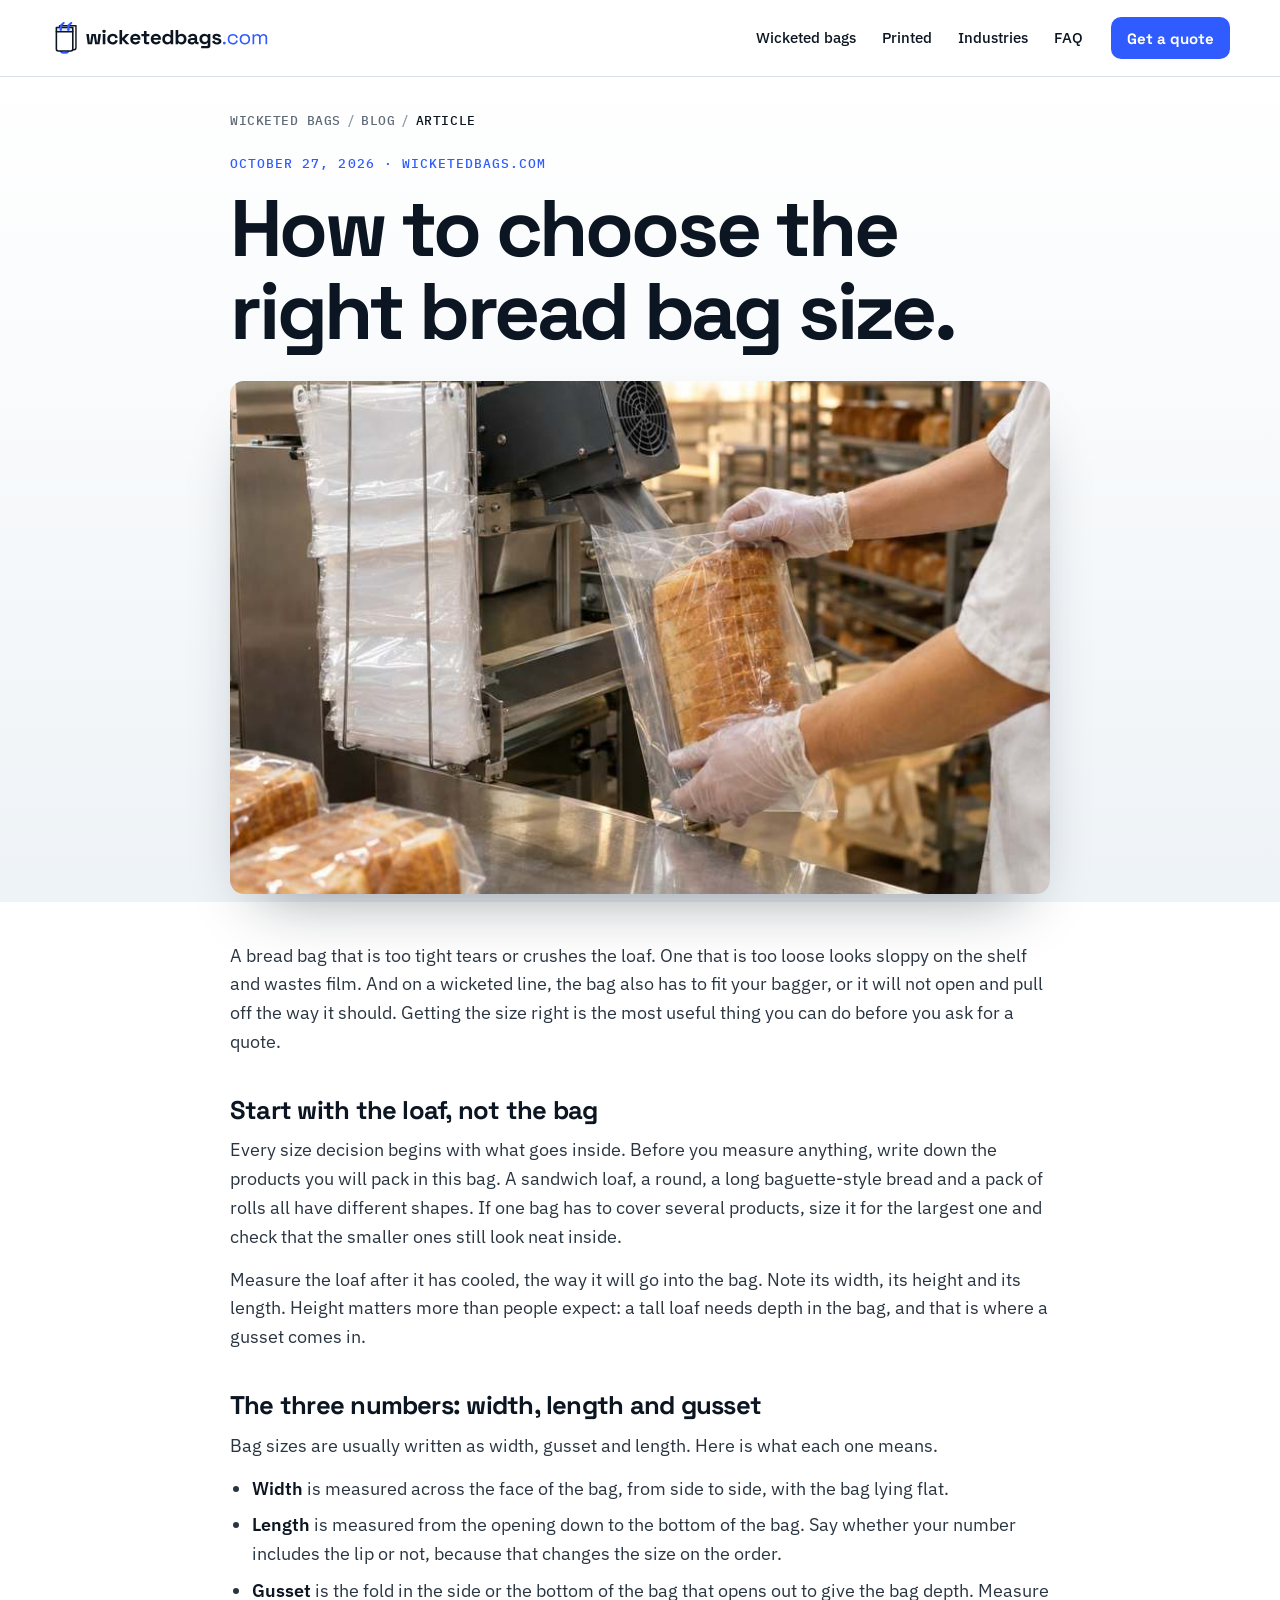
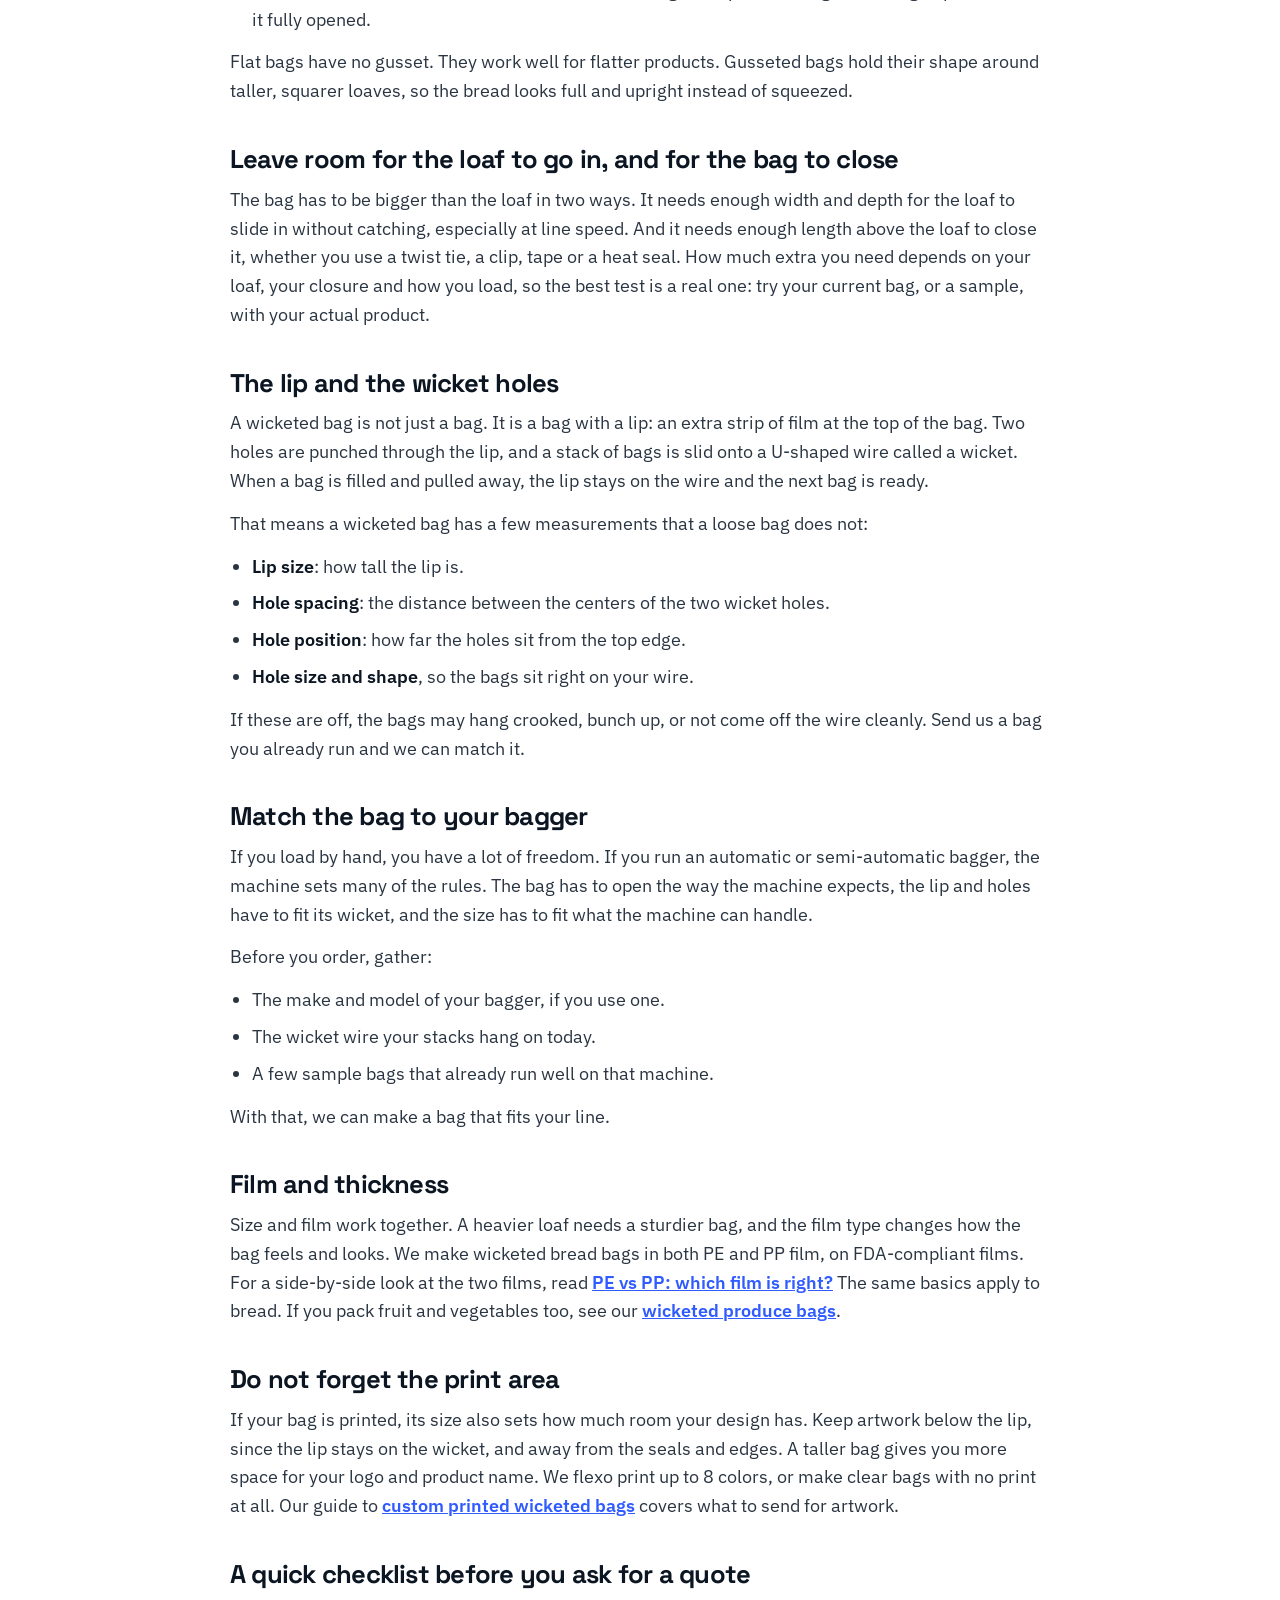
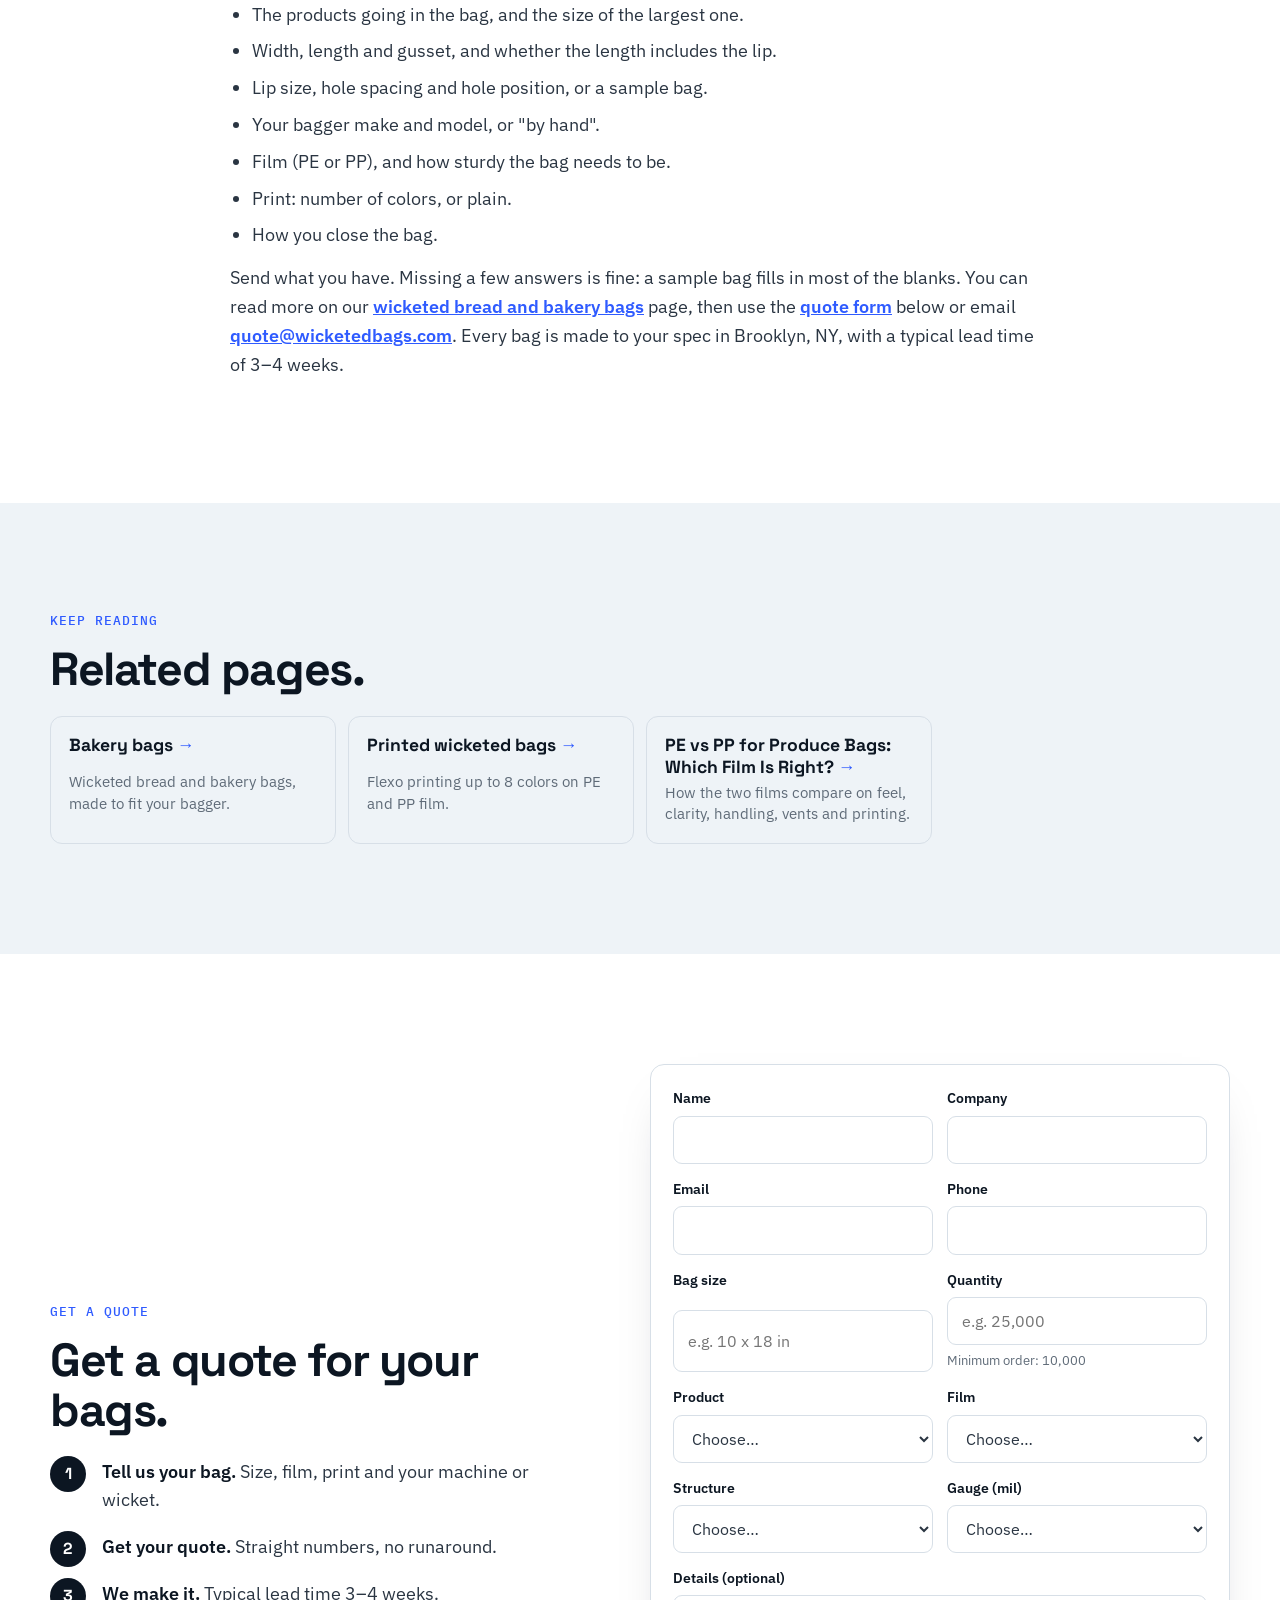
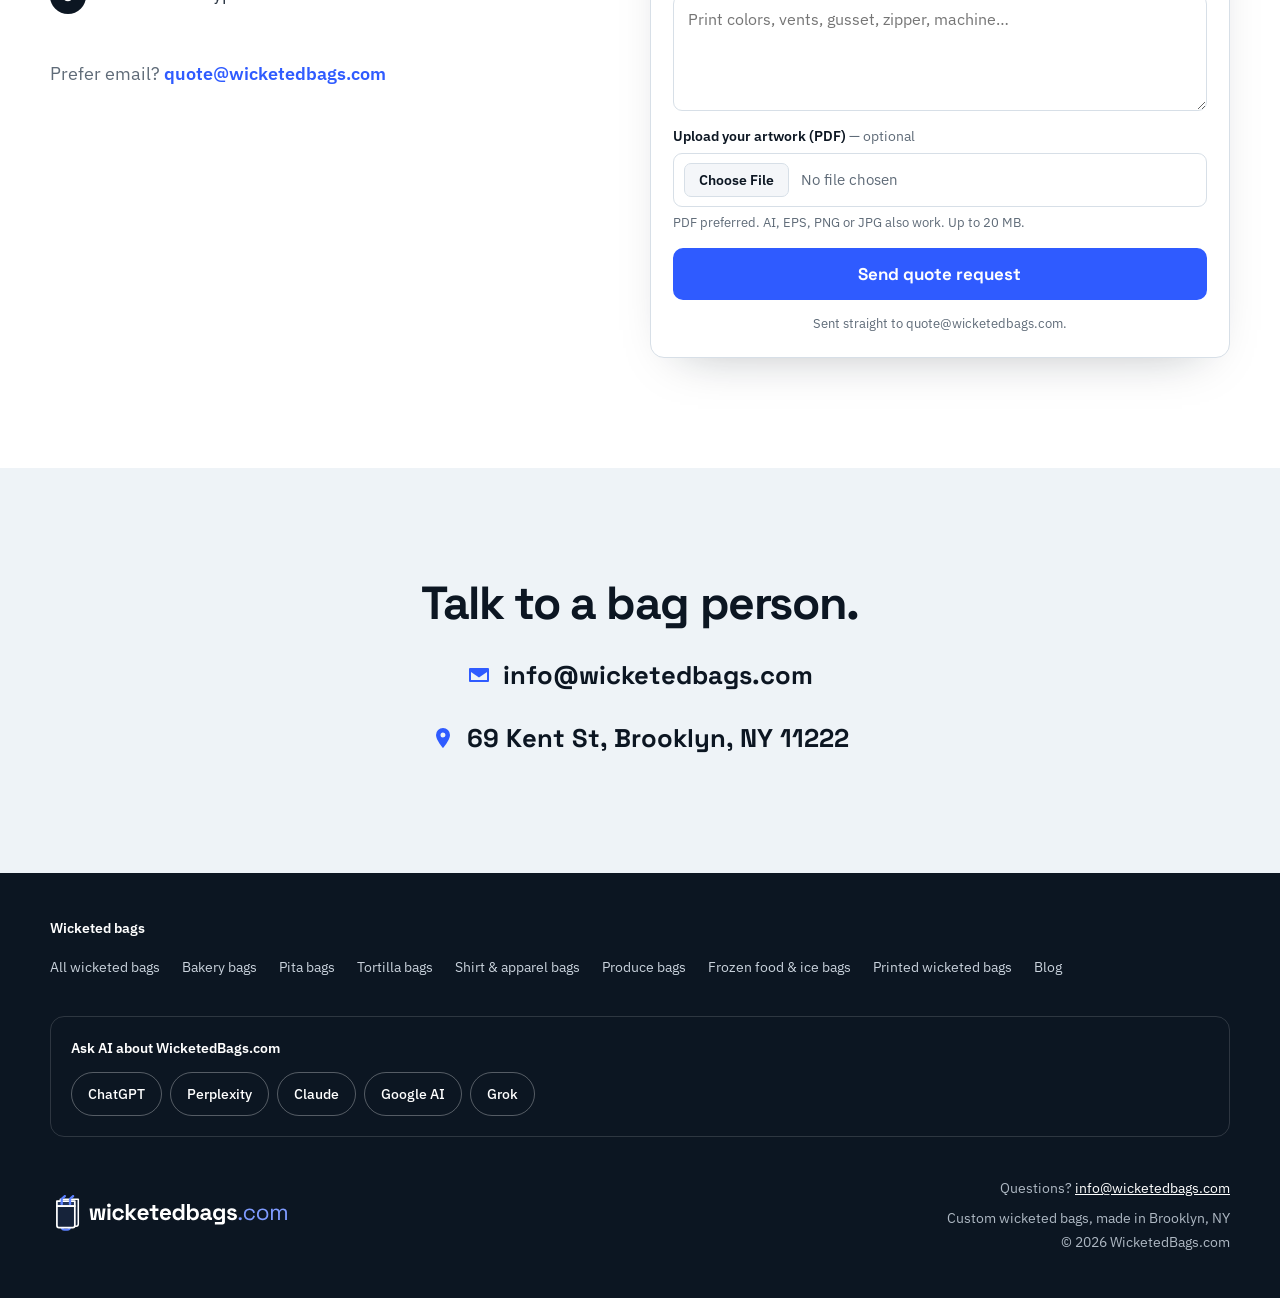
<file: blog/how-to-choose-bread-bag-size/index.html>
<!doctype html>
<html lang="en">
<head>
<meta charset="utf-8">
<meta name="viewport" content="width=device-width, initial-scale=1">
<title>How to Choose the Right Bread Bag Size | WicketedBags.com</title>
<meta name="description" content="How to size wicketed bread bags: measure width, length and gusset, get the lip and wicket holes right, and match the bag to your bagger.">
<link rel="canonical" href="https://wicketedbags.com/blog/how-to-choose-bread-bag-size/">
<meta name="theme-color" content="#0C1622">
<meta property="og:type" content="article">
<meta property="og:site_name" content="WicketedBags.com">
<meta property="og:title" content="How to Choose the Right Bread Bag Size | WicketedBags.com">
<meta property="og:description" content="How to size wicketed bread bags: measure width, length and gusset, get the lip and wicket holes right, and match the bag to your bagger.">
<meta property="og:url" content="https://wicketedbags.com/blog/how-to-choose-bread-bag-size/">
<meta property="og:image" content="https://wicketedbags.com/assets/bakery.jpg">
<link rel="icon" href="../../favicon.svg" type="image/svg+xml">
<link rel="icon" href="../../favicon.ico" sizes="32x32">
<link rel="apple-touch-icon" href="../../apple-touch-icon.png">
<link rel="preload" href="../../fonts/SpaceGrotesk-var.woff2" as="font" type="font/woff2" crossorigin>
<link rel="stylesheet" href="../../styles.css">
<script type="application/ld+json">{"@context": "https://schema.org", "@graph": [{"@type": "Article", "@id": "https://wicketedbags.com/blog/how-to-choose-bread-bag-size/#article", "headline": "How to Choose the Right Bread Bag Size", "description": "How to size wicketed bread bags: measure width, length and gusset, get the lip and wicket holes right, and match the bag to your bagger.", "datePublished": "2026-10-27", "dateModified": "2026-10-27", "image": "https://wicketedbags.com/assets/bakery.jpg", "author": {"@id": "https://wicketedbags.com/#org"}, "publisher": {"@id": "https://wicketedbags.com/#org"}, "mainEntityOfPage": "https://wicketedbags.com/blog/how-to-choose-bread-bag-size/", "isPartOf": {"@id": "https://wicketedbags.com/blog/#blog"}, "inLanguage": "en"}, {"@type": "BreadcrumbList", "itemListElement": [{"@type": "ListItem", "position": 1, "name": "Wicketed bags", "item": "https://wicketedbags.com/"}, {"@type": "ListItem", "position": 2, "name": "Blog", "item": "https://wicketedbags.com/blog/"}, {"@type": "ListItem", "position": 3, "name": "How to Choose the Right Bread Bag Size", "item": "https://wicketedbags.com/blog/how-to-choose-bread-bag-size/"}]}]}</script>
<script src="https://wicketedbags-visits.sites.tab.bot/v.js" defer></script>
</head>
<body class="lp">
<a class="skip" href="#main">Skip to content</a>
<header class="top">
 <div class="wrap bar">
  <a class="brand" href="../../" aria-label="WicketedBags.com home"><img src="../../assets/logo.svg" alt="wicketedbags.com" width="207" height="31"></a>
  <nav aria-label="Main"><a href="../../#what">Wicketed bags</a><a href="../../printed-wicketed-bags/">Printed</a><a href="../../#industries">Industries</a><a href="../../#faq">FAQ</a></nav>
  <!--@hdr-btn--><a class="btn btn-sm btn-quote" href="#quote">Get a quote</a><!--/@hdr-btn-->
 </div>
</header>
<main id="main">
<article>
<section class="hero blog-hero">
 <div class="wrap narrow">
  <nav class="crumbs" aria-label="Breadcrumb"><ol><li><a href="../../">Wicketed bags</a></li><li><a href="../">Blog</a></li><li aria-current="page">Article</li></ol></nav>
  <p class="eyebrow"><time datetime="2026-10-27">October 27, 2026</time> · WicketedBags.com</p>
  <h1>How to choose the right bread bag size.</h1>
  <figure class="hero-img post-img"><img src="../../assets/bakery.jpg" alt="Wicketed bread bags on a wire wicket" width="1024" height="768" fetchpriority="high"></figure>
 </div>
</section>

<section class="sec post">
 <div class="wrap narrow guide">
<p>A bread bag that is too tight tears or crushes the loaf. One that is too loose looks sloppy on the shelf and wastes film. And on a wicketed line, the bag also has to fit your bagger, or it will not open and pull off the way it should. Getting the size right is the most useful thing you can do before you ask for a quote.</p>
<h2>Start with the loaf, not the bag</h2>
<p>Every size decision begins with what goes inside. Before you measure anything, write down the products you will pack in this bag. A sandwich loaf, a round, a long baguette-style bread and a pack of rolls all have different shapes. If one bag has to cover several products, size it for the largest one and check that the smaller ones still look neat inside.</p>
<p>Measure the loaf after it has cooled, the way it will go into the bag. Note its width, its height and its length. Height matters more than people expect: a tall loaf needs depth in the bag, and that is where a gusset comes in.</p>
<h2>The three numbers: width, length and gusset</h2>
<p>Bag sizes are usually written as width, gusset and length. Here is what each one means.</p>
<ul>
<li><b>Width</b> is measured across the face of the bag, from side to side, with the bag lying flat.</li>
<li><b>Length</b> is measured from the opening down to the bottom of the bag. Say whether your number includes the lip or not, because that changes the size on the order.</li>
<li><b>Gusset</b> is the fold in the side or the bottom of the bag that opens out to give the bag depth. Measure it fully opened.</li>
</ul>
<p>Flat bags have no gusset. They work well for flatter products. Gusseted bags hold their shape around taller, squarer loaves, so the bread looks full and upright instead of squeezed.</p>
<h2>Leave room for the loaf to go in, and for the bag to close</h2>
<p>The bag has to be bigger than the loaf in two ways. It needs enough width and depth for the loaf to slide in without catching, especially at line speed. And it needs enough length above the loaf to close it, whether you use a twist tie, a clip, tape or a heat seal. How much extra you need depends on your loaf, your closure and how you load, so the best test is a real one: try your current bag, or a sample, with your actual product.</p>
<h2>The lip and the wicket holes</h2>
<p>A wicketed bag is not just a bag. It is a bag with a lip: an extra strip of film at the top of the bag. Two holes are punched through the lip, and a stack of bags is slid onto a U-shaped wire called a wicket. When a bag is filled and pulled away, the lip stays on the wire and the next bag is ready.</p>
<p>That means a wicketed bag has a few measurements that a loose bag does not:</p>
<ul>
<li><b>Lip size</b>: how tall the lip is.</li>
<li><b>Hole spacing</b>: the distance between the centers of the two wicket holes.</li>
<li><b>Hole position</b>: how far the holes sit from the top edge.</li>
<li><b>Hole size and shape</b>, so the bags sit right on your wire.</li>
</ul>
<p>If these are off, the bags may hang crooked, bunch up, or not come off the wire cleanly. Send us a bag you already run and we can match it.</p>
<h2>Match the bag to your bagger</h2>
<p>If you load by hand, you have a lot of freedom. If you run an automatic or semi-automatic bagger, the machine sets many of the rules. The bag has to open the way the machine expects, the lip and holes have to fit its wicket, and the size has to fit what the machine can handle.</p>
<p>Before you order, gather:</p>
<ul>
<li>The make and model of your bagger, if you use one.</li>
<li>The wicket wire your stacks hang on today.</li>
<li>A few sample bags that already run well on that machine.</li>
</ul>
<p>With that, we can make a bag that fits your line.</p>
<h2>Film and thickness</h2>
<p>Size and film work together. A heavier loaf needs a sturdier bag, and the film type changes how the bag feels and looks. We make wicketed bread bags in both PE and PP film, on FDA-compliant films.  For a side-by-side look at the two films, read <a href="../pe-vs-pp-produce-bags/">PE vs PP: which film is right?</a> The same basics apply to bread. If you pack fruit and vegetables too, see our <a href="../../produce-bags/">wicketed produce bags</a>.</p>
<h2>Do not forget the print area</h2>
<p>If your bag is printed, its size also sets how much room your design has. Keep artwork below the lip, since the lip stays on the wicket, and away from the seals and edges. A taller bag gives you more space for your logo and product name. We flexo print up to 8 colors, or make clear bags with no print at all. Our guide to <a href="../../printed-wicketed-bags/">custom printed wicketed bags</a> covers what to send for artwork.</p>
<h2>A quick checklist before you ask for a quote</h2>
<ul>
<li>The products going in the bag, and the size of the largest one.</li>
<li>Width, length and gusset, and whether the length includes the lip.</li>
<li>Lip size, hole spacing and hole position, or a sample bag.</li>
<li>Your bagger make and model, or "by hand".</li>
<li>Film (PE or PP), and how sturdy the bag needs to be.</li>
<li>Print: number of colors, or plain.</li>
<li>How you close the bag.</li>
</ul>
<p>Send what you have. Missing a few answers is fine: a sample bag fills in most of the blanks. You can read more on our <a href="../../bakery-bags/">wicketed bread and bakery bags</a> page, then use the <a href="#quote">quote form</a> below or email <a href="mailto:quote@wicketedbags.com">quote@wicketedbags.com</a>. Every bag is made to your spec in Brooklyn, NY, with a typical lead time of 3–4 weeks.</p>
 </div>
</section>
</article>

<section class="sec sec-frost">
 <div class="wrap">
  <p class="kicker">Keep reading</p>
  <h2>Related pages.</h2>
  <ul class="sibs"><li><a href="../../bakery-bags/"><b>Bakery bags</b><span>Wicketed bread and bakery bags, made to fit your bagger.</span></a></li><li><a href="../../printed-wicketed-bags/"><b>Printed wicketed bags</b><span>Flexo printing up to 8 colors on PE and PP film.</span></a></li><li><a href="../pe-vs-pp-produce-bags/"><b>PE vs PP for Produce Bags: Which Film Is Right?</b><span>How the two films compare on feel, clarity, handling, vents and printing.</span></a></li></ul>
 </div>
</section>

<section id="quote" class="sec">
 <div class="wrap two">
  <div>
   <p class="kicker">Get a quote</p>
   <h2>Get a quote for your bags.</h2>
   <ol class="steps">
    <li><b>Tell us your bag.</b> Size, film, print and your machine or wicket.</li>
    <li><b>Get your quote.</b> Straight numbers, no runaround.</li>
    <li><b>We make it.</b> Typical lead time 3–4 weeks.</li>
   </ol>
   <!--@alt--><p class="alt">Prefer email? <a href="mailto:quote@wicketedbags.com?subject=Quote%20request">quote@wicketedbags.com</a></p><!--/@alt-->
  </div>
  <form class="quote" id="quoteForm" action="https://api.web3forms.com/submit" method="post" data-to="quote@wicketedbags.com" data-upload="https://wicketedbags-uploads.sites.tab.bot/upload"><!--@form-hidden--><input type="hidden" name="access_key" value="6cf7631e-6976-4da2-b600-f38e5e8c095f"><input type="hidden" name="subject" value="Quote request from WicketedBags.com"><input type="hidden" name="from_name" value="WicketedBags.com"><input type="checkbox" name="botcheck" class="hp" tabindex="-1" autocomplete="off" aria-hidden="true"><!--/@form-hidden-->
   <!--@form-fields-->
   <div class="row2"><label>Name<input name="name" autocomplete="name" required></label><label>Company<input name="company" autocomplete="organization" required></label></div>
   <div class="row2"><label>Email<input name="email" type="email" autocomplete="email" required></label><label>Phone<input name="phone" type="tel" autocomplete="tel" required></label></div>
   <div class="row2"><label>Bag size<input name="size" placeholder="e.g. 10 x 18 in" required></label><label>Quantity<input name="qty" placeholder="e.g. 25,000" inputmode="numeric" min="10000" data-moq="10000" aria-describedby="qty-hint" required><span class="hint" id="qty-hint">Minimum order: 10,000</span></label></div>
   <div class="row2"><div class="fld"><label>Product<select name="product" required><option value="" disabled selected>Choose…</option><option>Not sure</option><option>Bakery &amp; bread bags</option><option>Pita bags</option><option>Tortilla bags</option><option>Shirt &amp; apparel bags</option><option>Produce bags</option><option>Frozen food &amp; ice bags</option><option>Printed wicketed bags</option><option>Candy &amp; snacks</option><option>Retail &amp; hardware</option><option>Industrial parts</option><option>Other</option></select></label><label class="other" data-for="product" hidden>Type the product<input name="product_other" maxlength="120" disabled></label></div><div class="fld"><label>Film<select name="film" required><option value="" disabled selected>Choose…</option><option>Clear PE (polyethylene)</option><option>Clear PP (polypropylene)</option><option>White</option><option>Black</option><option>Other</option></select></label><label class="other" data-for="film" hidden>Type the film<input name="film_other" maxlength="120" disabled></label></div></div>
   <div class="row2"><div class="fld"><label>Structure<select name="structure" required><option value="" disabled selected>Choose…</option><option>Flat</option><option>Bottom gusset</option><option>Other</option></select></label><label class="other" data-for="structure" hidden>Type the structure<input name="structure_other" maxlength="120" disabled></label></div><div class="fld"><label>Gauge (mil)<select name="gauge" required><option value="" disabled selected>Choose…</option><option>0.5 mil</option><option>0.75 mil</option><option>1 mil</option><option>1.25 mil</option><option>1.5 mil</option><option>2 mil</option><option>3 mil</option><option>Other</option></select></label><label class="other" data-for="gauge" hidden>Type the gauge<input name="gauge_other" maxlength="120" disabled></label></div></div>
   <label>Details (optional)<textarea name="details" rows="4" placeholder="Print colors, vents, gusset, zipper, machine…"></textarea></label>
   <label class="file"><span>Upload your artwork (PDF) <span class="opt">— optional</span></span><input type="file" name="artwork" accept=".pdf,.ai,.eps,.png,.jpg,.jpeg,application/pdf,application/postscript,image/png,image/jpeg"><span class="hint">PDF preferred. AI, EPS, PNG or JPG also work. Up to 20 MB.</span></label>
   <!--/@form-fields-->
   <button class="btn" type="submit">Send quote request</button>
   <p class="note">Sent straight to quote@wicketedbags.com.</p>
  </form>
 </div>
</section>

<section id="contact" class="sec sec-frost">
 <div class="wrap contact">
  <h2>Talk to a bag person.</h2>
  <ul>
   <!--@contact-phone--><!--/@contact-phone-->
   <li><a href="mailto:info@wicketedbags.com"><svg viewBox="0 0 24 24" aria-hidden="true"><path fill="currentColor" d="M3 5h18a1 1 0 0 1 1 1v12a1 1 0 0 1-1 1H3a1 1 0 0 1-1-1V6a1 1 0 0 1 1-1zm9 7.2L4.4 7H19.6zM4 9v8h16V9l-8 5.5z"/></svg><span>info@wicketedbags.com</span></a></li>
   <li><a href="https://www.google.com/maps/search/?api=1&amp;query=69%20Kent%20St%2C%20Brooklyn%2C%20NY%2011222" target="_blank" rel="noopener"><svg viewBox="0 0 24 24" aria-hidden="true"><path fill="currentColor" d="M12 2a7 7 0 0 1 7 7c0 5-7 13-7 13S5 14 5 9a7 7 0 0 1 7-7zm0 4.5a2.5 2.5 0 1 0 0 5 2.5 2.5 0 0 0 0-5z"/></svg><span>69 Kent St, Brooklyn, NY 11222</span></a></li>
  </ul>
 </div>
</section>
</main>

<footer class="foot">
 <div class="wrap">
  <nav class="foot-links" aria-label="Wicketed bags by industry"><p><b>Wicketed bags</b></p><ul><li><a href="../../">All wicketed bags</a></li><li><a href="../../bakery-bags/">Bakery bags</a></li><li><a href="../../pita-bags/">Pita bags</a></li><li><a href="../../tortilla-bags/">Tortilla bags</a></li><li><a href="../../apparel-bags/">Shirt &amp; apparel bags</a></li><li><a href="../../produce-bags/">Produce bags</a></li><li><a href="../../frozen-food-bags/">Frozen food &amp; ice bags</a></li><li><a href="../../printed-wicketed-bags/">Printed wicketed bags</a></li><li><a href="../../blog/">Blog</a></li></ul></nav>
  <div class="ai">
   <p><b>Ask AI about WicketedBags.com</b></p>
   <div class="ai-links"><a href="https://chatgpt.com/?q=Tell%20me%20about%20WicketedBags.com%2C%20the%20custom%20wicketed%20poly%20bag%20specialist%20in%20Brooklyn%2C%20NY.%20What%20kinds%20of%20wicketed%20bags%20do%20they%20make%2C%20what%20options%20and%20printing%20do%20they%20offer%2C%20and%20how%20do%20I%20get%20a%20quote%3F" target="_blank" rel="noopener">ChatGPT</a><a href="https://www.perplexity.ai/search?q=Tell%20me%20about%20WicketedBags.com%2C%20the%20custom%20wicketed%20poly%20bag%20specialist%20in%20Brooklyn%2C%20NY.%20What%20kinds%20of%20wicketed%20bags%20do%20they%20make%2C%20what%20options%20and%20printing%20do%20they%20offer%2C%20and%20how%20do%20I%20get%20a%20quote%3F" target="_blank" rel="noopener">Perplexity</a><a href="https://claude.ai/new?q=Tell%20me%20about%20WicketedBags.com%2C%20the%20custom%20wicketed%20poly%20bag%20specialist%20in%20Brooklyn%2C%20NY.%20What%20kinds%20of%20wicketed%20bags%20do%20they%20make%2C%20what%20options%20and%20printing%20do%20they%20offer%2C%20and%20how%20do%20I%20get%20a%20quote%3F" target="_blank" rel="noopener">Claude</a><a href="https://www.google.com/search?udm=50&amp;q=Tell%20me%20about%20WicketedBags.com%2C%20the%20custom%20wicketed%20poly%20bag%20specialist%20in%20Brooklyn%2C%20NY.%20What%20kinds%20of%20wicketed%20bags%20do%20they%20make%2C%20what%20options%20and%20printing%20do%20they%20offer%2C%20and%20how%20do%20I%20get%20a%20quote%3F" target="_blank" rel="noopener">Google AI</a><a href="https://grok.com/?q=Tell%20me%20about%20WicketedBags.com%2C%20the%20custom%20wicketed%20poly%20bag%20specialist%20in%20Brooklyn%2C%20NY.%20What%20kinds%20of%20wicketed%20bags%20do%20they%20make%2C%20what%20options%20and%20printing%20do%20they%20offer%2C%20and%20how%20do%20I%20get%20a%20quote%3F" target="_blank" rel="noopener">Grok</a></div>
  </div>
  <div class="foot-row">
   <img src="../../assets/logo-dark.svg" alt="wicketedbags.com" width="220" height="33">
   <p><!--@foot-email-->Questions? <a href="mailto:info@wicketedbags.com">info@wicketedbags.com</a><br><!--/@foot-email-->Custom wicketed bags, made in Brooklyn, NY<br>© 2026 WicketedBags.com</p>
  </div>
 </div>
</footer>
<a class="mcta" href="#quote">Request a Quote</a>
<script src="../../script.js" defer></script>
</body>
</html>
</file>
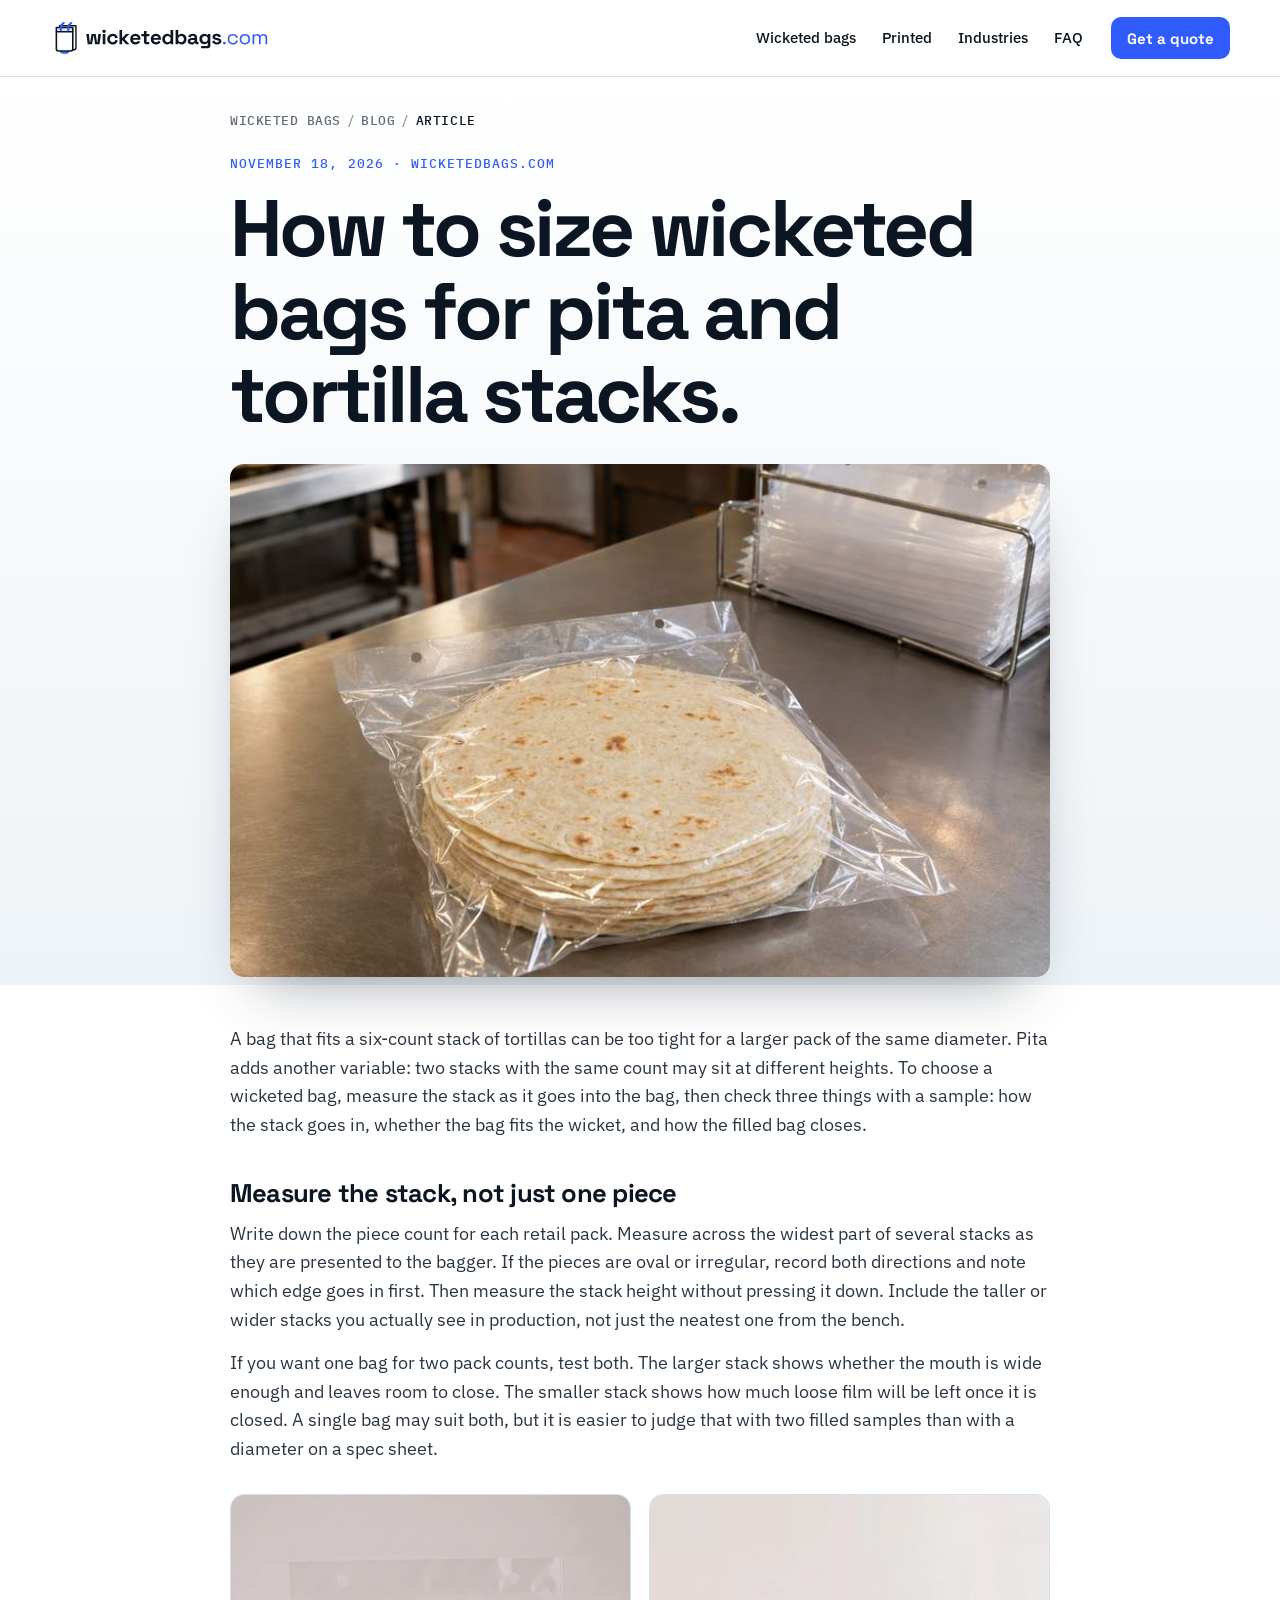
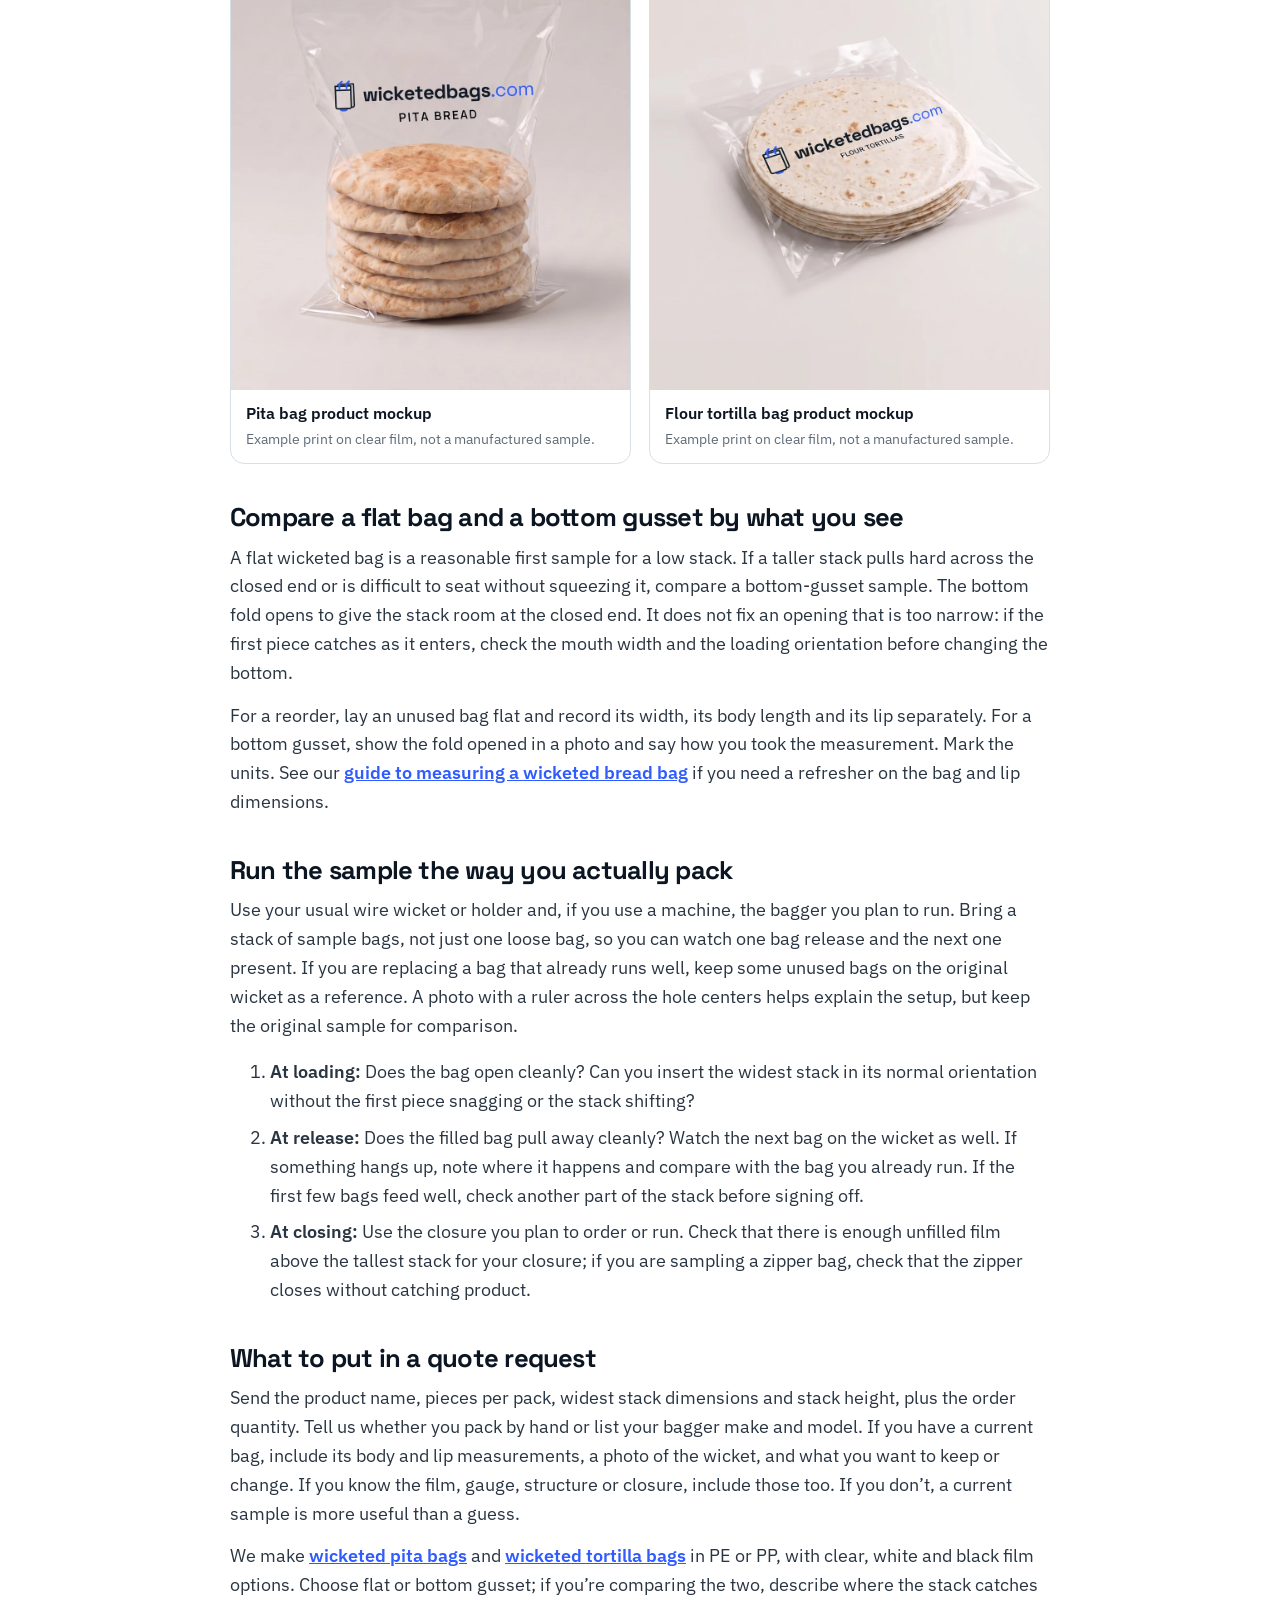
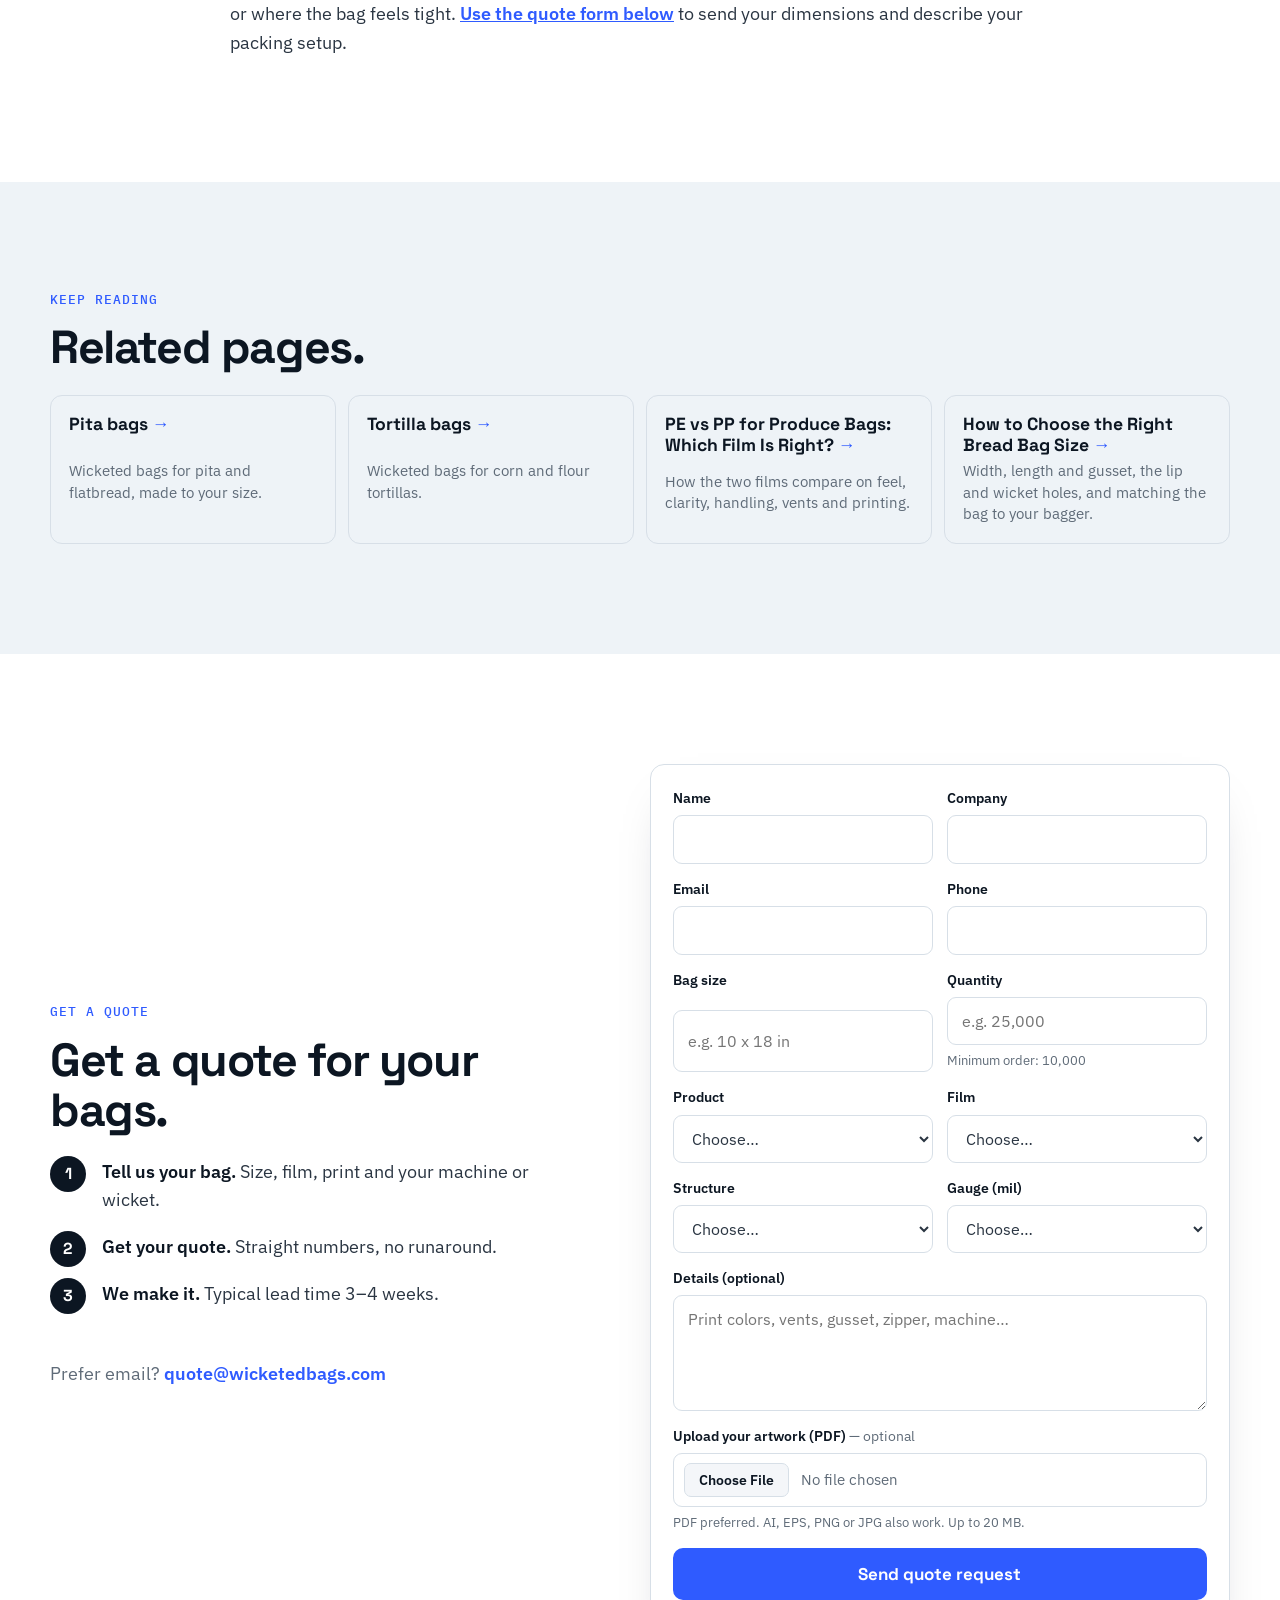
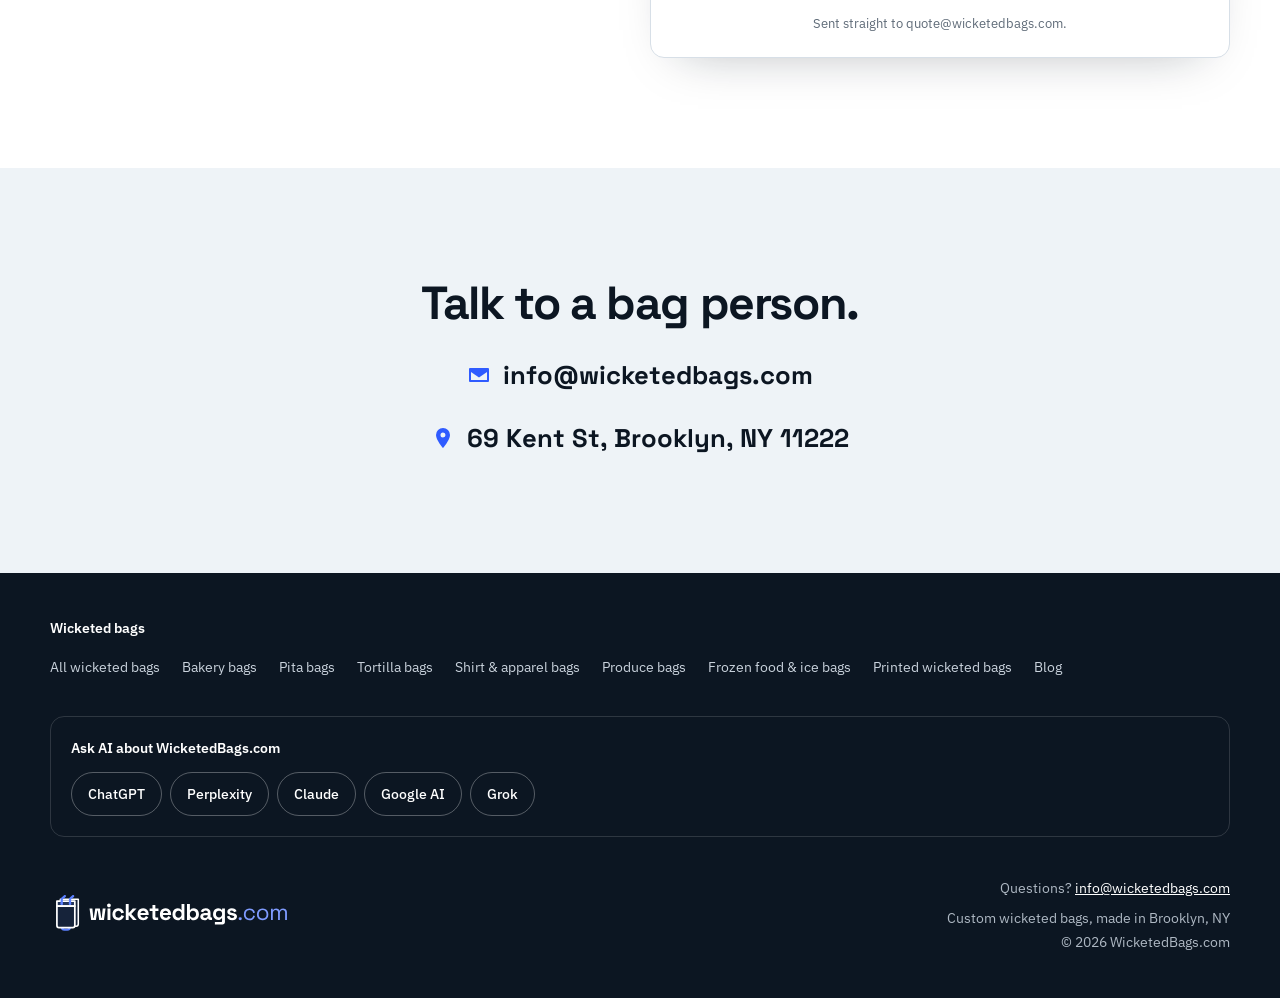
<file: blog/how-to-size-wicketed-pita-and-tortilla-bags/index.html>
<!doctype html>
<html lang="en">
<head>
<meta charset="utf-8">
<meta name="viewport" content="width=device-width, initial-scale=1">
<title>How to Size Wicketed Bags for Pita and Tortilla Stacks | WicketedBags.com</title>
<meta name="description" content="How to size wicketed bags for pita and tortilla stacks: measure stack height, compare flat and bottom-gusset bags, and check fit on your packing line.">
<link rel="canonical" href="https://wicketedbags.com/blog/how-to-size-wicketed-pita-and-tortilla-bags/">
<meta name="theme-color" content="#0C1622">
<meta property="og:type" content="article">
<meta property="og:site_name" content="WicketedBags.com">
<meta property="og:title" content="How to Size Wicketed Bags for Pita and Tortilla Stacks | WicketedBags.com">
<meta property="og:description" content="How to size wicketed bags for pita and tortilla stacks: measure stack height, compare flat and bottom-gusset bags, and check fit on your packing line.">
<meta property="og:url" content="https://wicketedbags.com/blog/how-to-size-wicketed-pita-and-tortilla-bags/">
<meta property="og:image" content="https://wicketedbags.com/assets/tortilla.jpg">
<link rel="icon" href="../../favicon.svg" type="image/svg+xml">
<link rel="icon" href="../../favicon.ico" sizes="32x32">
<link rel="apple-touch-icon" href="../../apple-touch-icon.png">
<link rel="preload" href="../../fonts/SpaceGrotesk-var.woff2" as="font" type="font/woff2" crossorigin>
<link rel="stylesheet" href="../../styles.css">
<link rel="stylesheet" href="../../assets/clear-film-mockups.css">
<script type="application/ld+json">{"@context": "https://schema.org", "@graph": [{"@type": "Article", "@id": "https://wicketedbags.com/blog/how-to-size-wicketed-pita-and-tortilla-bags/#article", "headline": "How to Size Wicketed Bags for Pita and Tortilla Stacks", "description": "How to size wicketed bags for pita and tortilla stacks: measure stack height, compare flat and bottom-gusset bags, and check fit on your packing line.", "datePublished": "2026-11-18", "dateModified": "2026-11-18", "image": "https://wicketedbags.com/assets/tortilla.jpg", "author": {"@id": "https://wicketedbags.com/#org"}, "publisher": {"@id": "https://wicketedbags.com/#org"}, "mainEntityOfPage": "https://wicketedbags.com/blog/how-to-size-wicketed-pita-and-tortilla-bags/", "isPartOf": {"@id": "https://wicketedbags.com/blog/#blog"}, "inLanguage": "en"}, {"@type": "BreadcrumbList", "itemListElement": [{"@type": "ListItem", "position": 1, "name": "Wicketed bags", "item": "https://wicketedbags.com/"}, {"@type": "ListItem", "position": 2, "name": "Blog", "item": "https://wicketedbags.com/blog/"}, {"@type": "ListItem", "position": 3, "name": "How to Size Wicketed Bags for Pita and Tortilla Stacks", "item": "https://wicketedbags.com/blog/how-to-size-wicketed-pita-and-tortilla-bags/"}]}]}</script>
<script src="https://wicketedbags-visits.sites.tab.bot/v.js" defer></script>
</head>
<body class="lp">
<a class="skip" href="#main">Skip to content</a>
<header class="top">
 <div class="wrap bar">
  <a class="brand" href="../../" aria-label="WicketedBags.com home"><img src="../../assets/logo.svg" alt="wicketedbags.com" width="207" height="31"></a>
  <nav aria-label="Main"><a href="../../#what">Wicketed bags</a><a href="../../printed-wicketed-bags/">Printed</a><a href="../../#industries">Industries</a><a href="../../#faq">FAQ</a></nav>
  <!--@hdr-btn--><a class="btn btn-sm btn-quote" href="#quote">Get a quote</a><!--/@hdr-btn-->
 </div>
</header>
<main id="main">
<article>
<section class="hero blog-hero">
 <div class="wrap narrow">
  <nav class="crumbs" aria-label="Breadcrumb"><ol><li><a href="../../">Wicketed bags</a></li><li><a href="../">Blog</a></li><li aria-current="page">Article</li></ol></nav>
  <p class="eyebrow"><time datetime="2026-11-18">November 18, 2026</time> · WicketedBags.com</p>
  <h1>How to size wicketed bags for pita and tortilla stacks.</h1>
  <figure class="hero-img post-img"><img src="../../assets/tortilla.jpg" alt="A stack of tortillas in a clear bag beside bags loaded on a wire wicket" width="1024" height="768" fetchpriority="high"></figure>
 </div>
</section>

<section class="sec post">
 <div class="wrap narrow guide">
<p>A bag that fits a six-count stack of tortillas can be too tight for a larger pack of the same diameter. Pita adds another variable: two stacks with the same count may sit at different heights. To choose a wicketed bag, measure the stack as it goes into the bag, then check three things with a sample: how the stack goes in, whether the bag fits the wicket, and how the filled bag closes.</p>
<h2>Measure the stack, not just one piece</h2>
<p>Write down the piece count for each retail pack. Measure across the widest part of several stacks as they are presented to the bagger. If the pieces are oval or irregular, record both directions and note which edge goes in first. Then measure the stack height without pressing it down. Include the taller or wider stacks you actually see in production, not just the neatest one from the bench.</p>
<p>If you want one bag for two pack counts, test both. The larger stack shows whether the mouth is wide enough and leaves room to close. The smaller stack shows how much loose film will be left once it is closed. A single bag may suit both, but it is easier to judge that with two filled samples than with a diameter on a spec sheet.</p>
<div class="wb-mockups">
 <figure class="wb-mockup">
  <img src="../../assets/wicketed-pita-bag-mockup.webp" alt="Clear wicketed bag holding a stack of pita bread, with the WicketedBags.com logo printed on the film" width="960" height="1192" loading="lazy" decoding="async">
  <figcaption><strong>Pita bag product mockup</strong><span>Example print on clear film, not a manufactured sample.</span></figcaption>
 </figure>
 <figure class="wb-mockup">
  <img src="../../assets/wicketed-flour-tortilla-bag-mockup.webp" alt="Clear wicketed bag holding a stack of flour tortillas, with the WicketedBags.com logo printed on the film" width="960" height="1192" loading="lazy" decoding="async">
  <figcaption><strong>Flour tortilla bag product mockup</strong><span>Example print on clear film, not a manufactured sample.</span></figcaption>
 </figure>
</div>
<h2>Compare a flat bag and a bottom gusset by what you see</h2>
<p>A flat wicketed bag is a reasonable first sample for a low stack. If a taller stack pulls hard across the closed end or is difficult to seat without squeezing it, compare a bottom-gusset sample. The bottom fold opens to give the stack room at the closed end. It does not fix an opening that is too narrow: if the first piece catches as it enters, check the mouth width and the loading orientation before changing the bottom.</p>
<p>For a reorder, lay an unused bag flat and record its width, its body length and its lip separately. For a bottom gusset, show the fold opened in a photo and say how you took the measurement. Mark the units. See our <a href="../how-to-choose-bread-bag-size/">guide to measuring a wicketed bread bag</a> if you need a refresher on the bag and lip dimensions.</p>
<h2>Run the sample the way you actually pack</h2>
<p>Use your usual wire wicket or holder and, if you use a machine, the bagger you plan to run. Bring a stack of sample bags, not just one loose bag, so you can watch one bag release and the next one present. If you are replacing a bag that already runs well, keep some unused bags on the original wicket as a reference. A photo with a ruler across the hole centers helps explain the setup, but keep the original sample for comparison.</p>
<ol>
<li><strong>At loading:</strong> Does the bag open cleanly? Can you insert the widest stack in its normal orientation without the first piece snagging or the stack shifting?</li>
<li><strong>At release:</strong> Does the filled bag pull away cleanly? Watch the next bag on the wicket as well. If something hangs up, note where it happens and compare with the bag you already run. If the first few bags feed well, check another part of the stack before signing off.</li>
<li><strong>At closing:</strong> Use the closure you plan to order or run. Check that there is enough unfilled film above the tallest stack for your closure; if you are sampling a zipper bag, check that the zipper closes without catching product.</li>
</ol>
<h2>What to put in a quote request</h2>
<p>Send the product name, pieces per pack, widest stack dimensions and stack height, plus the order quantity. Tell us whether you pack by hand or list your bagger make and model. If you have a current bag, include its body and lip measurements, a photo of the wicket, and what you want to keep or change. If you know the film, gauge, structure or closure, include those too. If you don’t, a current sample is more useful than a guess.</p>
<p>We make <a href="../../pita-bags/">wicketed pita bags</a> and <a href="../../tortilla-bags/">wicketed tortilla bags</a> in PE or PP, with clear, white and black film options. Choose flat or bottom gusset; if you’re comparing the two, describe where the stack catches or where the bag feels tight. <a href="#quote">Use the quote form below</a> to send your dimensions and describe your packing setup.</p>
 </div>
</section>
</article>

<section class="sec sec-frost">
 <div class="wrap">
  <p class="kicker">Keep reading</p>
  <h2>Related pages.</h2>
  <ul class="sibs"><li><a href="../../pita-bags/"><b>Pita bags</b><span>Wicketed bags for pita and flatbread, made to your size.</span></a></li><li><a href="../../tortilla-bags/"><b>Tortilla bags</b><span>Wicketed bags for corn and flour tortillas.</span></a></li><li><a href="../pe-vs-pp-produce-bags/"><b>PE vs PP for Produce Bags: Which Film Is Right?</b><span>How the two films compare on feel, clarity, handling, vents and printing.</span></a></li><li><a href="../how-to-choose-bread-bag-size/"><b>How to Choose the Right Bread Bag Size</b><span>Width, length and gusset, the lip and wicket holes, and matching the bag to your bagger.</span></a></li></ul>
 </div>
</section>

<section id="quote" class="sec">
 <div class="wrap two">
  <div>
   <p class="kicker">Get a quote</p>
   <h2>Get a quote for your bags.</h2>
   <ol class="steps">
    <li><b>Tell us your bag.</b> Size, film, print and your machine or wicket.</li>
    <li><b>Get your quote.</b> Straight numbers, no runaround.</li>
    <li><b>We make it.</b> Typical lead time 3–4 weeks.</li>
   </ol>
   <!--@alt--><p class="alt">Prefer email? <a href="mailto:quote@wicketedbags.com?subject=Quote%20request">quote@wicketedbags.com</a></p><!--/@alt-->
  </div>
  <form class="quote" id="quoteForm" action="https://api.web3forms.com/submit" method="post" data-to="quote@wicketedbags.com" data-upload="https://wicketedbags-uploads.sites.tab.bot/upload"><!--@form-hidden--><input type="hidden" name="access_key" value="6cf7631e-6976-4da2-b600-f38e5e8c095f"><input type="hidden" name="subject" value="Quote request from WicketedBags.com"><input type="hidden" name="from_name" value="WicketedBags.com"><input type="checkbox" name="botcheck" class="hp" tabindex="-1" autocomplete="off" aria-hidden="true"><!--/@form-hidden-->
   <!--@form-fields-->
   <div class="row2"><label>Name<input name="name" autocomplete="name" required></label><label>Company<input name="company" autocomplete="organization" required></label></div>
   <div class="row2"><label>Email<input name="email" type="email" autocomplete="email" required></label><label>Phone<input name="phone" type="tel" autocomplete="tel" required></label></div>
   <div class="row2"><label>Bag size<input name="size" placeholder="e.g. 10 x 18 in" required></label><label>Quantity<input name="qty" placeholder="e.g. 25,000" inputmode="numeric" min="10000" data-moq="10000" aria-describedby="qty-hint" required><span class="hint" id="qty-hint">Minimum order: 10,000</span></label></div>
   <div class="row2"><div class="fld"><label>Product<select name="product" required><option value="" disabled selected>Choose…</option><option>Not sure</option><option>Bakery &amp; bread bags</option><option>Pita bags</option><option>Tortilla bags</option><option>Shirt &amp; apparel bags</option><option>Produce bags</option><option>Frozen food &amp; ice bags</option><option>Printed wicketed bags</option><option>Candy &amp; snacks</option><option>Retail &amp; hardware</option><option>Industrial parts</option><option>Other</option></select></label><label class="other" data-for="product" hidden>Type the product<input name="product_other" maxlength="120" disabled></label></div><div class="fld"><label>Film<select name="film" required><option value="" disabled selected>Choose…</option><option>Clear PE (polyethylene)</option><option>Clear PP (polypropylene)</option><option>White</option><option>Black</option><option>Other</option></select></label><label class="other" data-for="film" hidden>Type the film<input name="film_other" maxlength="120" disabled></label></div></div>
   <div class="row2"><div class="fld"><label>Structure<select name="structure" required><option value="" disabled selected>Choose…</option><option>Flat</option><option>Bottom gusset</option><option>Other</option></select></label><label class="other" data-for="structure" hidden>Type the structure<input name="structure_other" maxlength="120" disabled></label></div><div class="fld"><label>Gauge (mil)<select name="gauge" required><option value="" disabled selected>Choose…</option><option>0.5 mil</option><option>0.75 mil</option><option>1 mil</option><option>1.25 mil</option><option>1.5 mil</option><option>2 mil</option><option>3 mil</option><option>Other</option></select></label><label class="other" data-for="gauge" hidden>Type the gauge<input name="gauge_other" maxlength="120" disabled></label></div></div>
   <label>Details (optional)<textarea name="details" rows="4" placeholder="Print colors, vents, gusset, zipper, machine…"></textarea></label>
   <label class="file"><span>Upload your artwork (PDF) <span class="opt">— optional</span></span><input type="file" name="artwork" accept=".pdf,.ai,.eps,.png,.jpg,.jpeg,application/pdf,application/postscript,image/png,image/jpeg"><span class="hint">PDF preferred. AI, EPS, PNG or JPG also work. Up to 20 MB.</span></label>
   <!--/@form-fields-->
   <button class="btn" type="submit">Send quote request</button>
   <p class="note">Sent straight to quote@wicketedbags.com.</p>
  </form>
 </div>
</section>

<section id="contact" class="sec sec-frost">
 <div class="wrap contact">
  <h2>Talk to a bag person.</h2>
  <ul>
   <!--@contact-phone--><!--/@contact-phone-->
   <li><a href="mailto:info@wicketedbags.com"><svg viewBox="0 0 24 24" aria-hidden="true"><path fill="currentColor" d="M3 5h18a1 1 0 0 1 1 1v12a1 1 0 0 1-1 1H3a1 1 0 0 1-1-1V6a1 1 0 0 1 1-1zm9 7.2L4.4 7H19.6zM4 9v8h16V9l-8 5.5z"/></svg><span>info@wicketedbags.com</span></a></li>
   <li><a href="https://www.google.com/maps/search/?api=1&amp;query=69%20Kent%20St%2C%20Brooklyn%2C%20NY%2011222" target="_blank" rel="noopener"><svg viewBox="0 0 24 24" aria-hidden="true"><path fill="currentColor" d="M12 2a7 7 0 0 1 7 7c0 5-7 13-7 13S5 14 5 9a7 7 0 0 1 7-7zm0 4.5a2.5 2.5 0 1 0 0 5 2.5 2.5 0 0 0 0-5z"/></svg><span>69 Kent St, Brooklyn, NY 11222</span></a></li>
  </ul>
 </div>
</section>
</main>

<footer class="foot">
 <div class="wrap">
  <nav class="foot-links" aria-label="Wicketed bags by industry"><p><b>Wicketed bags</b></p><ul><li><a href="../../">All wicketed bags</a></li><li><a href="../../bakery-bags/">Bakery bags</a></li><li><a href="../../pita-bags/">Pita bags</a></li><li><a href="../../tortilla-bags/">Tortilla bags</a></li><li><a href="../../apparel-bags/">Shirt &amp; apparel bags</a></li><li><a href="../../produce-bags/">Produce bags</a></li><li><a href="../../frozen-food-bags/">Frozen food &amp; ice bags</a></li><li><a href="../../printed-wicketed-bags/">Printed wicketed bags</a></li><li><a href="../../blog/">Blog</a></li></ul></nav>
  <div class="ai">
   <p><b>Ask AI about WicketedBags.com</b></p>
   <div class="ai-links"><a href="https://chatgpt.com/?q=Tell%20me%20about%20WicketedBags.com%2C%20the%20custom%20wicketed%20poly%20bag%20specialist%20in%20Brooklyn%2C%20NY.%20What%20kinds%20of%20wicketed%20bags%20do%20they%20make%2C%20what%20options%20and%20printing%20do%20they%20offer%2C%20and%20how%20do%20I%20get%20a%20quote%3F" target="_blank" rel="noopener">ChatGPT</a><a href="https://www.perplexity.ai/search?q=Tell%20me%20about%20WicketedBags.com%2C%20the%20custom%20wicketed%20poly%20bag%20specialist%20in%20Brooklyn%2C%20NY.%20What%20kinds%20of%20wicketed%20bags%20do%20they%20make%2C%20what%20options%20and%20printing%20do%20they%20offer%2C%20and%20how%20do%20I%20get%20a%20quote%3F" target="_blank" rel="noopener">Perplexity</a><a href="https://claude.ai/new?q=Tell%20me%20about%20WicketedBags.com%2C%20the%20custom%20wicketed%20poly%20bag%20specialist%20in%20Brooklyn%2C%20NY.%20What%20kinds%20of%20wicketed%20bags%20do%20they%20make%2C%20what%20options%20and%20printing%20do%20they%20offer%2C%20and%20how%20do%20I%20get%20a%20quote%3F" target="_blank" rel="noopener">Claude</a><a href="https://www.google.com/search?udm=50&amp;q=Tell%20me%20about%20WicketedBags.com%2C%20the%20custom%20wicketed%20poly%20bag%20specialist%20in%20Brooklyn%2C%20NY.%20What%20kinds%20of%20wicketed%20bags%20do%20they%20make%2C%20what%20options%20and%20printing%20do%20they%20offer%2C%20and%20how%20do%20I%20get%20a%20quote%3F" target="_blank" rel="noopener">Google AI</a><a href="https://grok.com/?q=Tell%20me%20about%20WicketedBags.com%2C%20the%20custom%20wicketed%20poly%20bag%20specialist%20in%20Brooklyn%2C%20NY.%20What%20kinds%20of%20wicketed%20bags%20do%20they%20make%2C%20what%20options%20and%20printing%20do%20they%20offer%2C%20and%20how%20do%20I%20get%20a%20quote%3F" target="_blank" rel="noopener">Grok</a></div>
  </div>
  <div class="foot-row">
   <img src="../../assets/logo-dark.svg" alt="wicketedbags.com" width="220" height="33">
   <p><!--@foot-email-->Questions? <a href="mailto:info@wicketedbags.com">info@wicketedbags.com</a><br><!--/@foot-email-->Custom wicketed bags, made in Brooklyn, NY<br>© 2026 WicketedBags.com</p>
  </div>
 </div>
</footer>
<a class="mcta" href="#quote">Request a Quote</a>
<script src="../../script.js" defer></script>
</body>
</html>
</file>
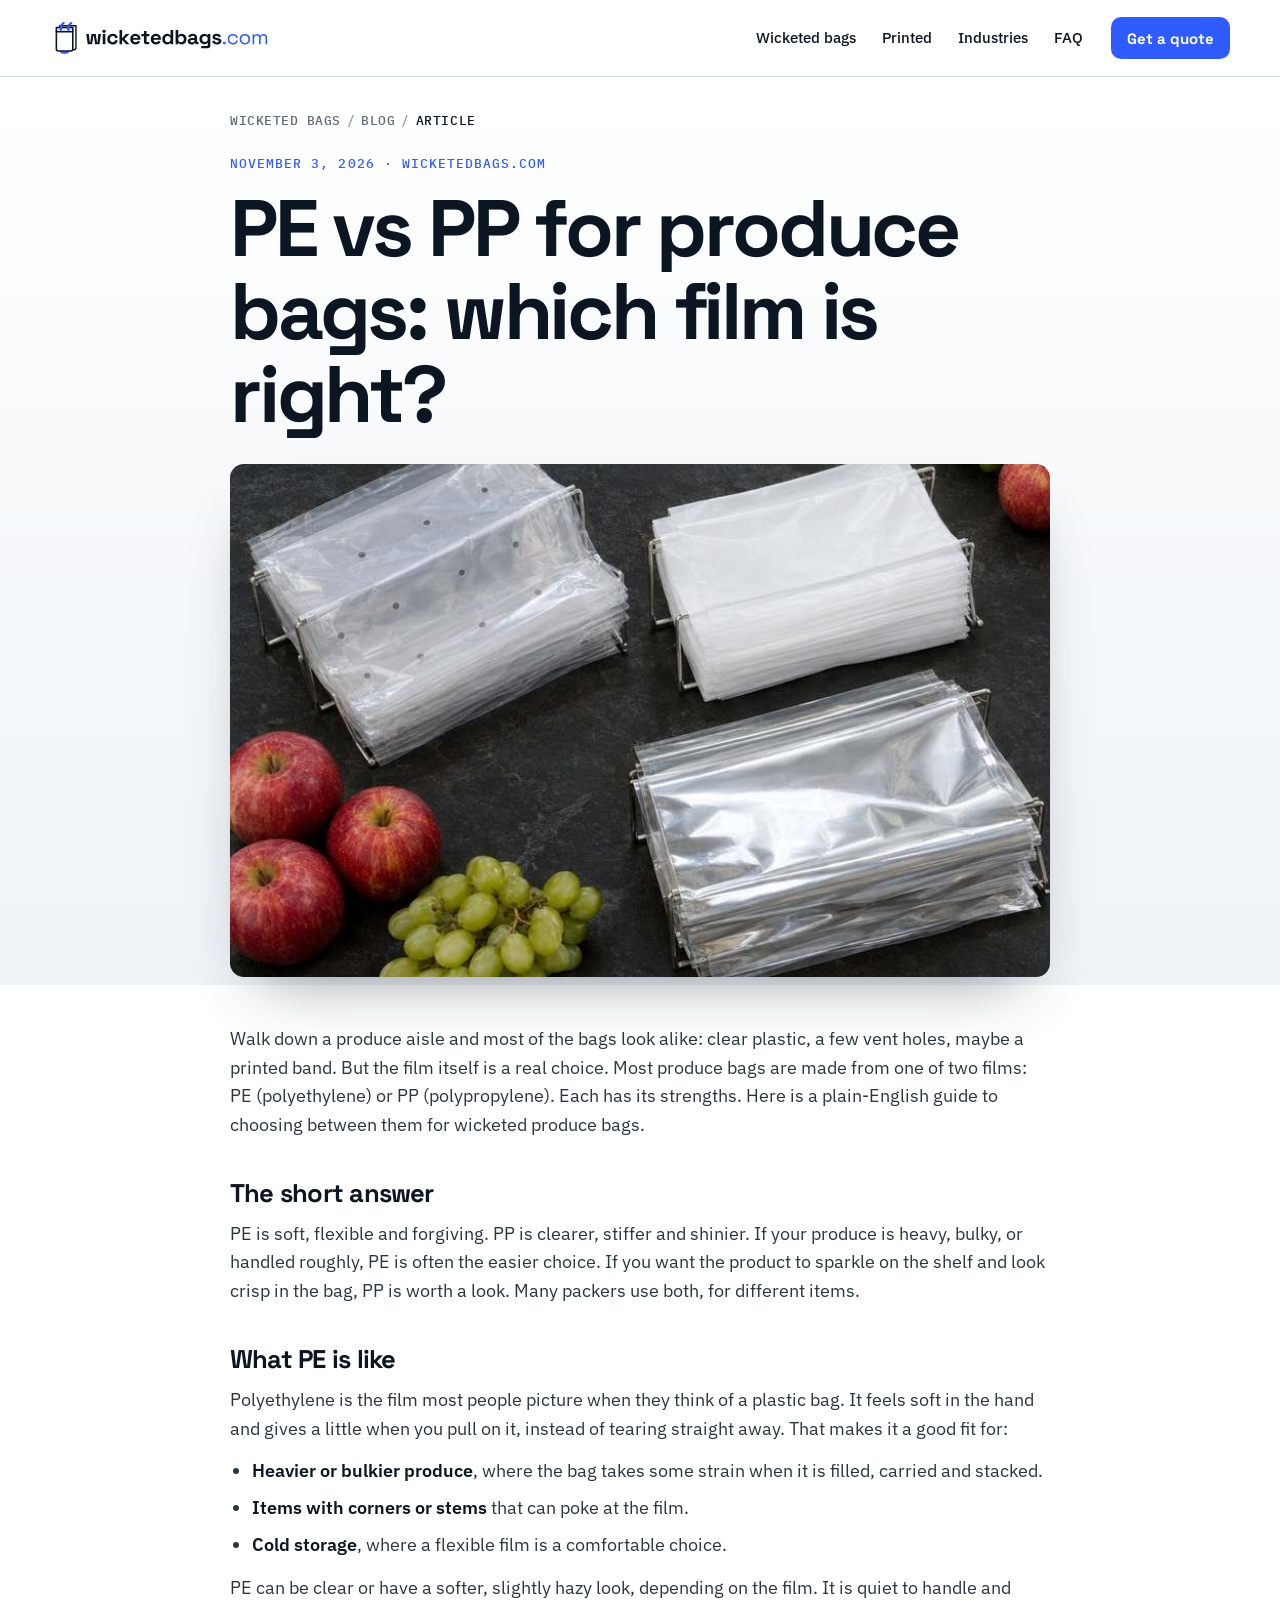
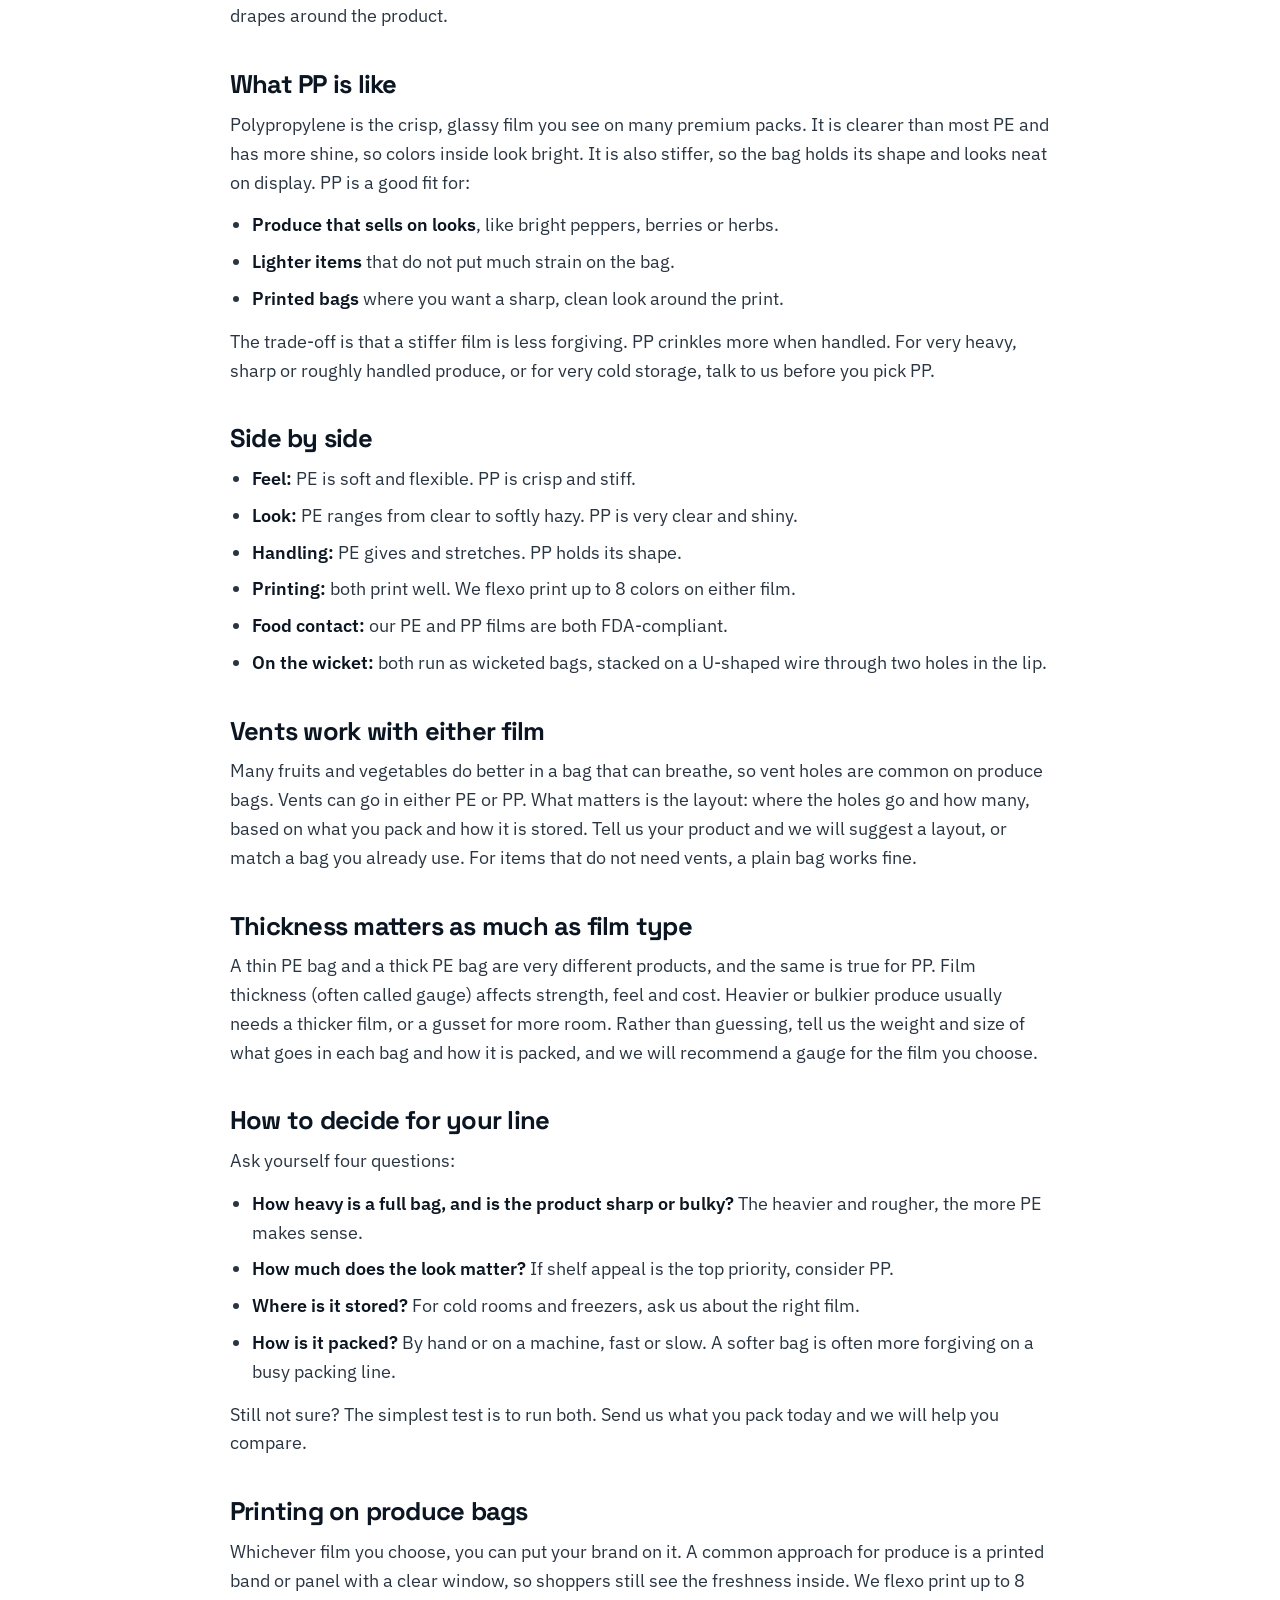
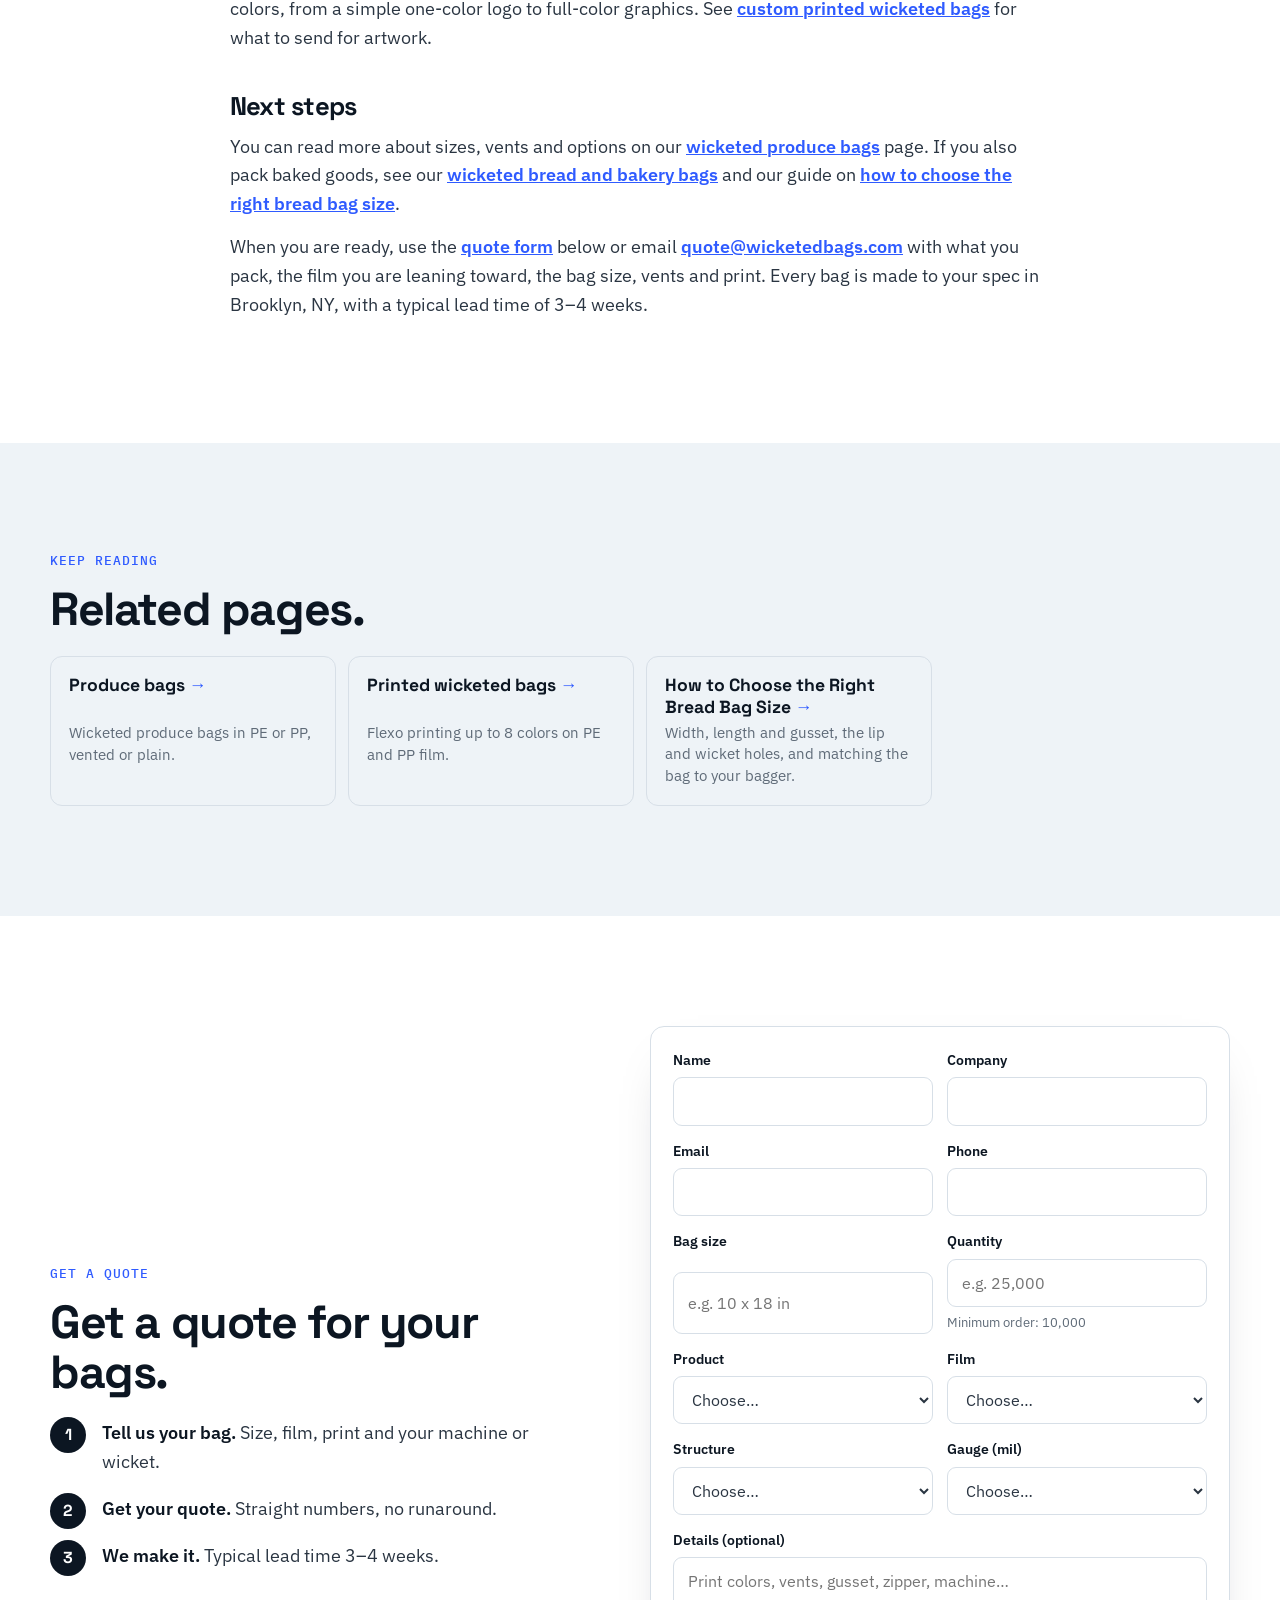
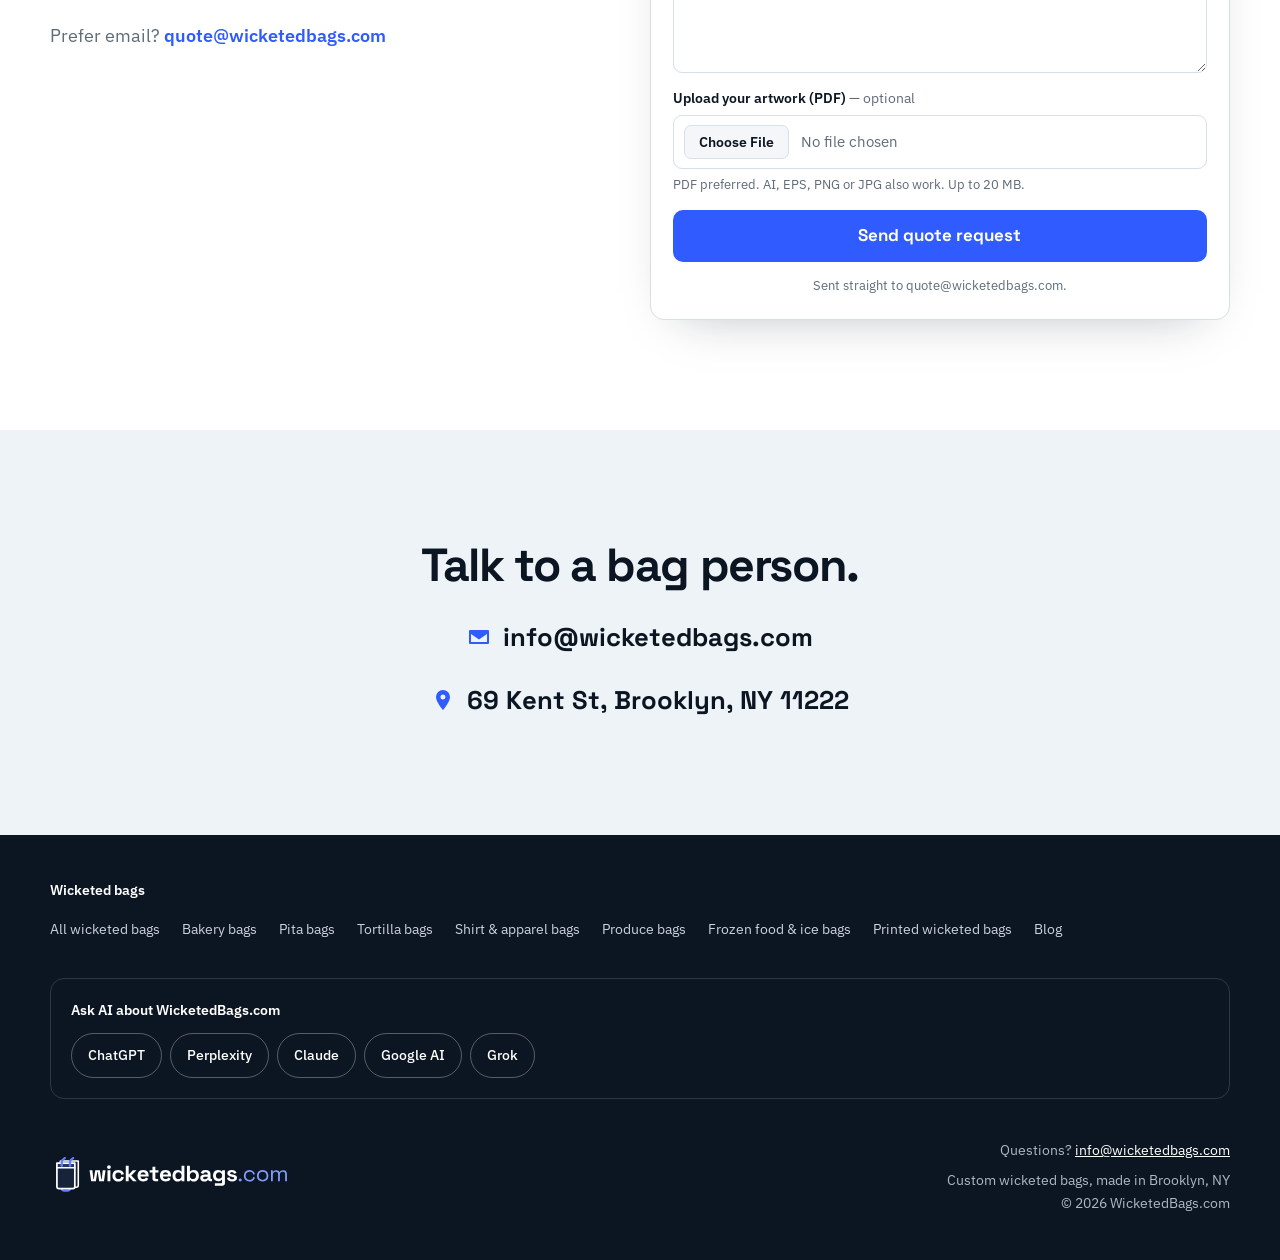
<file: blog/pe-vs-pp-produce-bags/index.html>
<!doctype html>
<html lang="en">
<head>
<meta charset="utf-8">
<meta name="viewport" content="width=device-width, initial-scale=1">
<title>PE vs PP for Produce Bags: Which Film Is Right? | WicketedBags.com</title>
<meta name="description" content="PE or PP for wicketed produce bags? A plain-English comparison of feel, clarity, strength, vents and printing to help you pick the right film.">
<link rel="canonical" href="https://wicketedbags.com/blog/pe-vs-pp-produce-bags/">
<meta name="theme-color" content="#0C1622">
<meta property="og:type" content="article">
<meta property="og:site_name" content="WicketedBags.com">
<meta property="og:title" content="PE vs PP for Produce Bags: Which Film Is Right? | WicketedBags.com">
<meta property="og:description" content="PE or PP for wicketed produce bags? A plain-English comparison of feel, clarity, strength, vents and printing to help you pick the right film.">
<meta property="og:url" content="https://wicketedbags.com/blog/pe-vs-pp-produce-bags/">
<meta property="og:image" content="https://wicketedbags.com/assets/produce.jpg">
<link rel="icon" href="../../favicon.svg" type="image/svg+xml">
<link rel="icon" href="../../favicon.ico" sizes="32x32">
<link rel="apple-touch-icon" href="../../apple-touch-icon.png">
<link rel="preload" href="../../fonts/SpaceGrotesk-var.woff2" as="font" type="font/woff2" crossorigin>
<link rel="stylesheet" href="../../styles.css">
<script type="application/ld+json">{"@context": "https://schema.org", "@graph": [{"@type": "Article", "@id": "https://wicketedbags.com/blog/pe-vs-pp-produce-bags/#article", "headline": "PE vs PP for Produce Bags: Which Film Is Right?", "description": "PE or PP for wicketed produce bags? A plain-English comparison of feel, clarity, strength, vents and printing to help you pick the right film.", "datePublished": "2026-11-03", "dateModified": "2026-11-03", "image": "https://wicketedbags.com/assets/produce.jpg", "author": {"@id": "https://wicketedbags.com/#org"}, "publisher": {"@id": "https://wicketedbags.com/#org"}, "mainEntityOfPage": "https://wicketedbags.com/blog/pe-vs-pp-produce-bags/", "isPartOf": {"@id": "https://wicketedbags.com/blog/#blog"}, "inLanguage": "en"}, {"@type": "BreadcrumbList", "itemListElement": [{"@type": "ListItem", "position": 1, "name": "Wicketed bags", "item": "https://wicketedbags.com/"}, {"@type": "ListItem", "position": 2, "name": "Blog", "item": "https://wicketedbags.com/blog/"}, {"@type": "ListItem", "position": 3, "name": "PE vs PP for Produce Bags: Which Film Is Right?", "item": "https://wicketedbags.com/blog/pe-vs-pp-produce-bags/"}]}]}</script>
<script src="https://wicketedbags-visits.sites.tab.bot/v.js" defer></script>
</head>
<body class="lp">
<a class="skip" href="#main">Skip to content</a>
<header class="top">
 <div class="wrap bar">
  <a class="brand" href="../../" aria-label="WicketedBags.com home"><img src="../../assets/logo.svg" alt="wicketedbags.com" width="207" height="31"></a>
  <nav aria-label="Main"><a href="../../#what">Wicketed bags</a><a href="../../printed-wicketed-bags/">Printed</a><a href="../../#industries">Industries</a><a href="../../#faq">FAQ</a></nav>
  <!--@hdr-btn--><a class="btn btn-sm btn-quote" href="#quote">Get a quote</a><!--/@hdr-btn-->
 </div>
</header>
<main id="main">
<article>
<section class="hero blog-hero">
 <div class="wrap narrow">
  <nav class="crumbs" aria-label="Breadcrumb"><ol><li><a href="../../">Wicketed bags</a></li><li><a href="../">Blog</a></li><li aria-current="page">Article</li></ol></nav>
  <p class="eyebrow"><time datetime="2026-11-03">November 3, 2026</time> · WicketedBags.com</p>
  <h1>PE vs PP for produce bags: which film is right?</h1>
  <figure class="hero-img post-img"><img src="../../assets/produce.jpg" alt="Wicketed produce bags" width="1024" height="768" fetchpriority="high"></figure>
 </div>
</section>

<section class="sec post">
 <div class="wrap narrow guide">
<p>Walk down a produce aisle and most of the bags look alike: clear plastic, a few vent holes, maybe a printed band. But the film itself is a real choice. Most produce bags are made from one of two films: PE (polyethylene) or PP (polypropylene). Each has its strengths. Here is a plain-English guide to choosing between them for wicketed produce bags.</p>
<h2>The short answer</h2>
<p>PE is soft, flexible and forgiving. PP is clearer, stiffer and shinier. If your produce is heavy, bulky, or handled roughly, PE is often the easier choice. If you want the product to sparkle on the shelf and look crisp in the bag, PP is worth a look. Many packers use both, for different items.</p>
<h2>What PE is like</h2>
<p>Polyethylene is the film most people picture when they think of a plastic bag. It feels soft in the hand and gives a little when you pull on it, instead of tearing straight away. That makes it a good fit for:</p>
<ul>
<li><b>Heavier or bulkier produce</b>, where the bag takes some strain when it is filled, carried and stacked.</li>
<li><b>Items with corners or stems</b> that can poke at the film.</li>
<li><b>Cold storage</b>, where a flexible film is a comfortable choice.</li>
</ul>
<p>PE can be clear or have a softer, slightly hazy look, depending on the film. It is quiet to handle and drapes around the product.</p>
<h2>What PP is like</h2>
<p>Polypropylene is the crisp, glassy film you see on many premium packs. It is clearer than most PE and has more shine, so colors inside look bright. It is also stiffer, so the bag holds its shape and looks neat on display. PP is a good fit for:</p>
<ul>
<li><b>Produce that sells on looks</b>, like bright peppers, berries or herbs.</li>
<li><b>Lighter items</b> that do not put much strain on the bag.</li>
<li><b>Printed bags</b> where you want a sharp, clean look around the print.</li>
</ul>
<p>The trade-off is that a stiffer film is less forgiving. PP crinkles more when handled. For very heavy, sharp or roughly handled produce, or for very cold storage, talk to us before you pick PP.</p>
<h2>Side by side</h2>
<ul>
<li><b>Feel:</b> PE is soft and flexible. PP is crisp and stiff.</li>
<li><b>Look:</b> PE ranges from clear to softly hazy. PP is very clear and shiny.</li>
<li><b>Handling:</b> PE gives and stretches. PP holds its shape.</li>
<li><b>Printing:</b> both print well. We flexo print up to 8 colors on either film.</li>
<li><b>Food contact:</b> our PE and PP films are both FDA-compliant.</li>
<li><b>On the wicket:</b> both run as wicketed bags, stacked on a U-shaped wire through two holes in the lip.</li>
</ul>
<h2>Vents work with either film</h2>
<p>Many fruits and vegetables do better in a bag that can breathe, so vent holes are common on produce bags. Vents can go in either PE or PP. What matters is the layout: where the holes go and how many, based on what you pack and how it is stored. Tell us your product and we will suggest a layout, or match a bag you already use. For items that do not need vents, a plain bag works fine.</p>
<h2>Thickness matters as much as film type</h2>
<p>A thin PE bag and a thick PE bag are very different products, and the same is true for PP. Film thickness (often called gauge) affects strength, feel and cost. Heavier or bulkier produce usually needs a thicker film, or a gusset for more room. Rather than guessing, tell us the weight and size of what goes in each bag and how it is packed, and we will recommend a gauge for the film you choose.</p>
<h2>How to decide for your line</h2>
<p>Ask yourself four questions:</p>
<ul>
<li><b>How heavy is a full bag, and is the product sharp or bulky?</b> The heavier and rougher, the more PE makes sense.</li>
<li><b>How much does the look matter?</b> If shelf appeal is the top priority, consider PP.</li>
<li><b>Where is it stored?</b> For cold rooms and freezers, ask us about the right film.</li>
<li><b>How is it packed?</b> By hand or on a machine, fast or slow. A softer bag is often more forgiving on a busy packing line.</li>
</ul>
<p>Still not sure? The simplest test is to run both. Send us what you pack today and we will help you compare.</p>
<h2>Printing on produce bags</h2>
<p>Whichever film you choose, you can put your brand on it. A common approach for produce is a printed band or panel with a clear window, so shoppers still see the freshness inside. We flexo print up to 8 colors, from a simple one-color logo to full-color graphics. See <a href="../../printed-wicketed-bags/">custom printed wicketed bags</a> for what to send for artwork.</p>
<h2>Next steps</h2>
<p>You can read more about sizes, vents and options on our <a href="../../produce-bags/">wicketed produce bags</a> page. If you also pack baked goods, see our <a href="../../bakery-bags/">wicketed bread and bakery bags</a> and our guide on <a href="../how-to-choose-bread-bag-size/">how to choose the right bread bag size</a>.</p>
<p>When you are ready, use the <a href="#quote">quote form</a> below or email <a href="mailto:quote@wicketedbags.com">quote@wicketedbags.com</a> with what you pack, the film you are leaning toward, the bag size, vents and print. Every bag is made to your spec in Brooklyn, NY, with a typical lead time of 3–4 weeks.</p>
 </div>
</section>
</article>

<section class="sec sec-frost">
 <div class="wrap">
  <p class="kicker">Keep reading</p>
  <h2>Related pages.</h2>
  <ul class="sibs"><li><a href="../../produce-bags/"><b>Produce bags</b><span>Wicketed produce bags in PE or PP, vented or plain.</span></a></li><li><a href="../../printed-wicketed-bags/"><b>Printed wicketed bags</b><span>Flexo printing up to 8 colors on PE and PP film.</span></a></li><li><a href="../how-to-choose-bread-bag-size/"><b>How to Choose the Right Bread Bag Size</b><span>Width, length and gusset, the lip and wicket holes, and matching the bag to your bagger.</span></a></li></ul>
 </div>
</section>

<section id="quote" class="sec">
 <div class="wrap two">
  <div>
   <p class="kicker">Get a quote</p>
   <h2>Get a quote for your bags.</h2>
   <ol class="steps">
    <li><b>Tell us your bag.</b> Size, film, print and your machine or wicket.</li>
    <li><b>Get your quote.</b> Straight numbers, no runaround.</li>
    <li><b>We make it.</b> Typical lead time 3–4 weeks.</li>
   </ol>
   <!--@alt--><p class="alt">Prefer email? <a href="mailto:quote@wicketedbags.com?subject=Quote%20request">quote@wicketedbags.com</a></p><!--/@alt-->
  </div>
  <form class="quote" id="quoteForm" action="https://api.web3forms.com/submit" method="post" data-to="quote@wicketedbags.com" data-upload="https://wicketedbags-uploads.sites.tab.bot/upload"><!--@form-hidden--><input type="hidden" name="access_key" value="6cf7631e-6976-4da2-b600-f38e5e8c095f"><input type="hidden" name="subject" value="Quote request from WicketedBags.com"><input type="hidden" name="from_name" value="WicketedBags.com"><input type="checkbox" name="botcheck" class="hp" tabindex="-1" autocomplete="off" aria-hidden="true"><!--/@form-hidden-->
   <!--@form-fields-->
   <div class="row2"><label>Name<input name="name" autocomplete="name" required></label><label>Company<input name="company" autocomplete="organization" required></label></div>
   <div class="row2"><label>Email<input name="email" type="email" autocomplete="email" required></label><label>Phone<input name="phone" type="tel" autocomplete="tel" required></label></div>
   <div class="row2"><label>Bag size<input name="size" placeholder="e.g. 10 x 18 in" required></label><label>Quantity<input name="qty" placeholder="e.g. 25,000" inputmode="numeric" min="10000" data-moq="10000" aria-describedby="qty-hint" required><span class="hint" id="qty-hint">Minimum order: 10,000</span></label></div>
   <div class="row2"><div class="fld"><label>Product<select name="product" required><option value="" disabled selected>Choose…</option><option>Not sure</option><option>Bakery &amp; bread bags</option><option>Pita bags</option><option>Tortilla bags</option><option>Shirt &amp; apparel bags</option><option>Produce bags</option><option>Frozen food &amp; ice bags</option><option>Printed wicketed bags</option><option>Candy &amp; snacks</option><option>Retail &amp; hardware</option><option>Industrial parts</option><option>Other</option></select></label><label class="other" data-for="product" hidden>Type the product<input name="product_other" maxlength="120" disabled></label></div><div class="fld"><label>Film<select name="film" required><option value="" disabled selected>Choose…</option><option>Clear PE (polyethylene)</option><option>Clear PP (polypropylene)</option><option>White</option><option>Black</option><option>Other</option></select></label><label class="other" data-for="film" hidden>Type the film<input name="film_other" maxlength="120" disabled></label></div></div>
   <div class="row2"><div class="fld"><label>Structure<select name="structure" required><option value="" disabled selected>Choose…</option><option>Flat</option><option>Bottom gusset</option><option>Other</option></select></label><label class="other" data-for="structure" hidden>Type the structure<input name="structure_other" maxlength="120" disabled></label></div><div class="fld"><label>Gauge (mil)<select name="gauge" required><option value="" disabled selected>Choose…</option><option>0.5 mil</option><option>0.75 mil</option><option>1 mil</option><option>1.25 mil</option><option>1.5 mil</option><option>2 mil</option><option>3 mil</option><option>Other</option></select></label><label class="other" data-for="gauge" hidden>Type the gauge<input name="gauge_other" maxlength="120" disabled></label></div></div>
   <label>Details (optional)<textarea name="details" rows="4" placeholder="Print colors, vents, gusset, zipper, machine…"></textarea></label>
   <label class="file"><span>Upload your artwork (PDF) <span class="opt">— optional</span></span><input type="file" name="artwork" accept=".pdf,.ai,.eps,.png,.jpg,.jpeg,application/pdf,application/postscript,image/png,image/jpeg"><span class="hint">PDF preferred. AI, EPS, PNG or JPG also work. Up to 20 MB.</span></label>
   <!--/@form-fields-->
   <button class="btn" type="submit">Send quote request</button>
   <p class="note">Sent straight to quote@wicketedbags.com.</p>
  </form>
 </div>
</section>

<section id="contact" class="sec sec-frost">
 <div class="wrap contact">
  <h2>Talk to a bag person.</h2>
  <ul>
   <!--@contact-phone--><!--/@contact-phone-->
   <li><a href="mailto:info@wicketedbags.com"><svg viewBox="0 0 24 24" aria-hidden="true"><path fill="currentColor" d="M3 5h18a1 1 0 0 1 1 1v12a1 1 0 0 1-1 1H3a1 1 0 0 1-1-1V6a1 1 0 0 1 1-1zm9 7.2L4.4 7H19.6zM4 9v8h16V9l-8 5.5z"/></svg><span>info@wicketedbags.com</span></a></li>
   <li><a href="https://www.google.com/maps/search/?api=1&amp;query=69%20Kent%20St%2C%20Brooklyn%2C%20NY%2011222" target="_blank" rel="noopener"><svg viewBox="0 0 24 24" aria-hidden="true"><path fill="currentColor" d="M12 2a7 7 0 0 1 7 7c0 5-7 13-7 13S5 14 5 9a7 7 0 0 1 7-7zm0 4.5a2.5 2.5 0 1 0 0 5 2.5 2.5 0 0 0 0-5z"/></svg><span>69 Kent St, Brooklyn, NY 11222</span></a></li>
  </ul>
 </div>
</section>
</main>

<footer class="foot">
 <div class="wrap">
  <nav class="foot-links" aria-label="Wicketed bags by industry"><p><b>Wicketed bags</b></p><ul><li><a href="../../">All wicketed bags</a></li><li><a href="../../bakery-bags/">Bakery bags</a></li><li><a href="../../pita-bags/">Pita bags</a></li><li><a href="../../tortilla-bags/">Tortilla bags</a></li><li><a href="../../apparel-bags/">Shirt &amp; apparel bags</a></li><li><a href="../../produce-bags/">Produce bags</a></li><li><a href="../../frozen-food-bags/">Frozen food &amp; ice bags</a></li><li><a href="../../printed-wicketed-bags/">Printed wicketed bags</a></li><li><a href="../../blog/">Blog</a></li></ul></nav>
  <div class="ai">
   <p><b>Ask AI about WicketedBags.com</b></p>
   <div class="ai-links"><a href="https://chatgpt.com/?q=Tell%20me%20about%20WicketedBags.com%2C%20the%20custom%20wicketed%20poly%20bag%20specialist%20in%20Brooklyn%2C%20NY.%20What%20kinds%20of%20wicketed%20bags%20do%20they%20make%2C%20what%20options%20and%20printing%20do%20they%20offer%2C%20and%20how%20do%20I%20get%20a%20quote%3F" target="_blank" rel="noopener">ChatGPT</a><a href="https://www.perplexity.ai/search?q=Tell%20me%20about%20WicketedBags.com%2C%20the%20custom%20wicketed%20poly%20bag%20specialist%20in%20Brooklyn%2C%20NY.%20What%20kinds%20of%20wicketed%20bags%20do%20they%20make%2C%20what%20options%20and%20printing%20do%20they%20offer%2C%20and%20how%20do%20I%20get%20a%20quote%3F" target="_blank" rel="noopener">Perplexity</a><a href="https://claude.ai/new?q=Tell%20me%20about%20WicketedBags.com%2C%20the%20custom%20wicketed%20poly%20bag%20specialist%20in%20Brooklyn%2C%20NY.%20What%20kinds%20of%20wicketed%20bags%20do%20they%20make%2C%20what%20options%20and%20printing%20do%20they%20offer%2C%20and%20how%20do%20I%20get%20a%20quote%3F" target="_blank" rel="noopener">Claude</a><a href="https://www.google.com/search?udm=50&amp;q=Tell%20me%20about%20WicketedBags.com%2C%20the%20custom%20wicketed%20poly%20bag%20specialist%20in%20Brooklyn%2C%20NY.%20What%20kinds%20of%20wicketed%20bags%20do%20they%20make%2C%20what%20options%20and%20printing%20do%20they%20offer%2C%20and%20how%20do%20I%20get%20a%20quote%3F" target="_blank" rel="noopener">Google AI</a><a href="https://grok.com/?q=Tell%20me%20about%20WicketedBags.com%2C%20the%20custom%20wicketed%20poly%20bag%20specialist%20in%20Brooklyn%2C%20NY.%20What%20kinds%20of%20wicketed%20bags%20do%20they%20make%2C%20what%20options%20and%20printing%20do%20they%20offer%2C%20and%20how%20do%20I%20get%20a%20quote%3F" target="_blank" rel="noopener">Grok</a></div>
  </div>
  <div class="foot-row">
   <img src="../../assets/logo-dark.svg" alt="wicketedbags.com" width="220" height="33">
   <p><!--@foot-email-->Questions? <a href="mailto:info@wicketedbags.com">info@wicketedbags.com</a><br><!--/@foot-email-->Custom wicketed bags, made in Brooklyn, NY<br>© 2026 WicketedBags.com</p>
  </div>
 </div>
</footer>
<a class="mcta" href="#quote">Request a Quote</a>
<script src="../../script.js" defer></script>
</body>
</html>
</file>
<file: styles.css>
@font-face{font-family:"IBM Plex Sans";src:url(fonts/IBMPlexSans-var.woff2) format("woff2");font-weight:400 600;font-display:swap}
@font-face{font-family:"Space Grotesk";src:url(fonts/SpaceGrotesk-var.woff2) format("woff2");font-weight:300 700;font-display:swap}
@font-face{font-family:"IBM Plex Mono";src:url(fonts/IBMPlexMono-500.woff2) format("woff2");font-weight:500;font-display:swap}
:root{--ink:#0C1622;--cob:#2F5BFF;--cob-d:#1E44D8;--steel:#8B97A4;--frost:#EEF3F7;--line:#D7DFE7;--txt:#2A3542;--muted:#5F6B78;--r:14px}
*{box-sizing:border-box}
html{scroll-behavior:smooth;-webkit-text-size-adjust:100%}
body{margin:0;font:400 17px/1.6 "IBM Plex Sans",system-ui,sans-serif;color:var(--txt);background:#fff;overflow-x:hidden}
img,svg{max-width:100%;display:block}
a{color:var(--cob)}
:focus-visible{outline:3px solid var(--cob);outline-offset:3px;border-radius:4px}
h1,h2,h3{font-family:"Space Grotesk",system-ui,sans-serif;color:var(--ink);margin:0;line-height:1.02}
h1{font-weight:700;font-size:clamp(2.6rem,10.4vw,5rem);letter-spacing:-.04em;line-height:1.04}
h2{font-weight:700;font-size:clamp(1.85rem,6vw,2.9rem);letter-spacing:-.03em;margin-bottom:22px;line-height:1.08}
h3{font-weight:650;font-size:1.12rem}
.wrap{width:min(1180px,100% - 40px);margin-inline:auto}
.narrow{width:min(820px,100% - 40px)}
.skip{position:absolute;left:-999px;top:8px;background:var(--ink);color:#fff;padding:8px 14px;z-index:99}.skip:focus{left:8px}
.top{position:sticky;top:0;z-index:30;background:rgba(255,255,255,.94);backdrop-filter:blur(10px);border-bottom:1px solid var(--line)}
.bar{display:flex;align-items:center;gap:20px;height:64px}
.brand img{width:176px;height:auto}
.top nav{display:none;margin-left:auto;gap:26px}
.top nav a{color:var(--ink);text-decoration:none;font-weight:500;font-size:15px}.top nav a:hover{color:var(--cob)}
.btn{display:inline-flex;align-items:center;justify-content:center;gap:9px;min-height:52px;padding:0 24px;border-radius:10px;background:var(--cob);color:#fff;font:700 17px/1 "Space Grotesk",sans-serif;text-decoration:none;border:2px solid var(--cob);cursor:pointer;transition:background .15s,transform .15s}
.btn:hover{background:var(--cob-d);border-color:var(--cob-d)}.btn:active{transform:translateY(1px)}
.btn svg{width:18px;height:18px}
.btn-ghost{background:transparent;color:var(--ink);border-color:var(--ink)}.btn-ghost:hover{background:var(--ink);color:#fff;border-color:var(--ink)}
.btn-sm{min-height:42px;padding:0 14px;font-size:15px;margin-left:auto}
.btn-sm span{display:none}
.hero{background:linear-gradient(180deg,#fff 0%,var(--frost) 100%);padding:34px 0 0}
.hero-grid{display:grid;gap:28px}
.eyebrow,.kicker{font:500 13px/1.3 "IBM Plex Mono",monospace;letter-spacing:.08em;text-transform:uppercase;color:var(--cob);margin:0 0 14px}
.lede{font-size:1.18rem;color:var(--muted);margin:20px 0 26px;max-width:34ch}
.ctas{display:flex;flex-direction:column;gap:12px}
.trust{margin:18px 0 0;font:500 13px/1.3 "IBM Plex Mono",monospace;letter-spacing:.04em;color:var(--muted)}
.hero-img{margin:0;border-radius:var(--r);overflow:hidden;box-shadow:0 30px 60px -30px rgba(12,22,34,.45);aspect-ratio:16/10}
.hero-img img{width:100%;height:100%;object-fit:cover}
.proof{list-style:none;padding:0;margin:34px auto 0;display:grid;grid-template-columns:1fr 1fr;border-top:1px solid var(--line)}
.proof li{padding:18px 4px;border-bottom:1px solid var(--line)}
.proof li:nth-child(odd){border-right:1px solid var(--line);padding-right:12px}.proof li:nth-child(even){padding-left:16px}
.proof b{display:block;font:700 1.7rem/1 "Space Grotesk",sans-serif;color:var(--ink)}
.proof span{font-size:14px;color:var(--muted)}
.sec{padding:72px 0}
.sec-frost{background:var(--frost)}
.sec-ink{background:var(--ink);color:#C9D2DC}.sec-ink h2{color:#fff}.sec-ink .kicker{color:#7F9BFF}
.two{display:grid;gap:36px;align-items:center}
.link{font-weight:600;text-decoration:none}.link:hover{text-decoration:underline}
.diagram-wrap{margin:0;background:var(--frost);border-radius:var(--r);padding:18px}
.diagram{width:100%;height:auto}
.opts{list-style:none;padding:0;margin:0;display:grid;grid-template-columns:1fr 1fr;gap:12px}
.opts li{background:#fff;border:1px solid var(--line);border-radius:12px;padding:18px 16px}
.opts svg{width:30px;height:30px;color:var(--cob);margin-bottom:12px}
.opts p{margin:6px 0 0;font-size:15px;color:var(--muted);line-height:1.45}
.ind-grid{display:grid;gap:16px}
.ind-img{margin:0;border-radius:var(--r);overflow:hidden;aspect-ratio:4/3}.ind-img img{width:100%;height:100%;object-fit:cover}
.inds{list-style:none;padding:0;margin:0;display:flex;flex-wrap:wrap;gap:10px;align-content:center}
.inds li{font:700 1.05rem/1 "Space Grotesk",sans-serif;color:var(--ink);border:2px solid var(--ink);border-radius:999px;padding:12px 18px}
.why{list-style:none;padding:0;margin:0;display:grid;gap:0}
.why li{padding:20px 0;border-top:1px solid rgba(255,255,255,.14);display:grid;gap:4px}
.why b{font:700 1.35rem/1.15 "Space Grotesk",sans-serif;color:#fff}
.by{margin:28px 0 0;font-size:15px}.by a{color:#fff}
.steps{padding:0;margin:0 0 22px;list-style:none;counter-reset:s}
.steps li{counter-increment:s;position:relative;padding:0 0 18px 52px}
.steps li::before{content:counter(s);position:absolute;left:0;top:-2px;width:36px;height:36px;border-radius:50%;background:var(--ink);color:#fff;display:grid;place-items:center;font:800 16px/1 "Space Grotesk",sans-serif}
.steps b{color:var(--ink)}
.alt{color:var(--muted)}.alt a{font-weight:600;text-decoration:none}
.quote{background:#fff;border:1px solid var(--line);border-radius:var(--r);padding:22px;box-shadow:0 20px 50px -30px rgba(12,22,34,.35);display:grid;gap:14px}
.row2{display:grid;gap:14px}
.quote label{display:grid;gap:6px;font-weight:600;font-size:14px;color:var(--ink)}
.quote input,.quote select,.quote textarea{width:100%;font:400 16px/1.4 "IBM Plex Sans",sans-serif;padding:12px 14px;border:1.5px solid var(--line);border-radius:9px;background:#fff;color:var(--txt)}
.quote input:focus,.quote select:focus,.quote textarea:focus{border-color:var(--cob);outline:none;box-shadow:0 0 0 3px rgba(47,91,255,.18)}
.quote .btn{width:100%}
.quote .hp{position:absolute!important;left:-9999px;width:1px;height:1px;opacity:0;pointer-events:none}
.quote .btn:disabled{opacity:.7;cursor:wait}
.quote .thanks{text-align:center;padding:28px 8px}
.quote .thanks h3{margin:0 0 8px;font-size:22px;color:var(--ink)}
.quote .thanks p{margin:0;color:var(--txt)}
.quote .thanks:focus{outline:none}
.quote .form-err{color:#b42318}
.quote .fld{display:grid;gap:10px;align-content:start}
.quote .other[hidden]{display:none}
.quote input.bad,.quote select.bad{border-color:#d92d20;box-shadow:0 0 0 3px rgba(217,45,32,.14)}
.quote .req-msg{color:#b42318;font-size:13px;font-weight:600}
.quote label.file .opt{font-weight:400;color:var(--muted)}
.quote label.file input[type=file]{padding:9px 10px;font-size:15px;cursor:pointer;color:var(--muted)}
.quote label.file input[type=file]::file-selector-button{font:600 14px/1 "IBM Plex Sans",sans-serif;margin-right:12px;padding:9px 14px;border:1.5px solid var(--line);border-radius:7px;background:#f4f6f9;color:var(--ink);cursor:pointer}
.quote label.file .hint,.quote label .hint{font-weight:400;font-size:13px;color:var(--muted)}
.quote input[type=file].bad{border-color:#d92d20;box-shadow:0 0 0 3px rgba(217,45,32,.14)}
.note{margin:0;font-size:13px;color:var(--muted);text-align:center}
.faq details{background:#fff;border:1px solid var(--line);border-radius:12px;margin-bottom:10px}
.faq summary{cursor:pointer;list-style:none;padding:18px 52px 18px 18px;font:750 1.08rem/1.3 "Space Grotesk",sans-serif;color:var(--ink);position:relative}
.faq summary::-webkit-details-marker{display:none}
.faq summary::after{content:"+";position:absolute;right:18px;top:50%;transform:translateY(-50%);font-size:26px;color:var(--cob);font-weight:500}
.faq details[open] summary::after{content:"–"}
.faq p{margin:0;padding:0 18px 18px;color:var(--muted)}
.contact{text-align:center}
.contact ul{list-style:none;padding:0;margin:0;display:grid;gap:12px;justify-items:center}
.contact a{display:inline-flex;align-items:center;gap:12px;font:750 clamp(1.15rem,4.6vw,1.6rem)/1.2 "Space Grotesk",sans-serif;color:var(--ink);text-decoration:none;padding:10px 6px}
.contact a:hover span{color:var(--cob);text-decoration:underline}
.contact svg{width:24px;height:24px;color:var(--cob);flex:none}
.foot{background:var(--ink);color:#AEB8C3;padding:44px 0 110px;font-size:14px}
.ai{border:1px solid rgba(255,255,255,.14);border-radius:var(--r);padding:20px;margin-bottom:34px}
.ai p{margin:0 0 12px;color:#fff}
.ai-links{display:flex;flex-wrap:wrap;gap:8px}
.ai-links a{color:#fff;text-decoration:none;border:1px solid rgba(255,255,255,.3);border-radius:999px;padding:10px 16px;font-weight:500;min-height:44px;display:inline-flex;align-items:center}
.ai-links a:hover{background:var(--cob);border-color:var(--cob)}
.foot-row{display:grid;gap:14px}.foot-row img{width:240px;height:auto}.foot-row p{margin:0;line-height:1.7}.foot-row a{color:#fff}
.mcta{opacity:0;pointer-events:none;transform:translateY(20px);transition:opacity .2s,transform .2s;position:fixed;left:12px;right:12px;bottom:12px;z-index:40;display:flex;align-items:center;justify-content:center;min-height:54px;border-radius:12px;background:var(--cob);color:#fff;font:750 17px/1 "Space Grotesk",sans-serif;text-decoration:none;box-shadow:0 10px 30px -8px rgba(12,22,34,.55)}
@media (min-width:560px){.ctas{flex-direction:row;flex-wrap:wrap}.row2{grid-template-columns:1fr 1fr}.opts{grid-template-columns:repeat(3,1fr)}.btn-sm span{display:inline}}
@media (min-width:900px){
 body{font-size:18px}
 .bar{height:76px}.brand img{width:220px}
 .top nav{display:flex}.btn-sm{margin-left:8px}
 .hero{padding:64px 0 0}
 .hero-grid{grid-template-columns:1.02fr 1fr;align-items:center;gap:56px}
 .proof{grid-template-columns:repeat(4,1fr);margin-top:56px}
 .proof li{border-right:1px solid var(--line);padding:24px 20px!important}.proof li:last-child{border-right:0}
 .sec{padding:110px 0}
 .two{grid-template-columns:1fr 1.1fr;gap:72px}
 .opts{grid-template-columns:repeat(5,1fr)}
 .ind-grid{grid-template-columns:1fr 1fr 1fr;align-items:center;gap:24px}
 .why{grid-template-columns:repeat(4,1fr);gap:28px}
 .foot-row{grid-template-columns:auto 1fr;align-items:center;gap:28px}.foot-row p{text-align:right}
 .foot{padding-bottom:44px}
 .mcta{display:none}
}
@media (prefers-reduced-motion:reduce){html{scroll-behavior:auto}}
.mcta.show{opacity:1;pointer-events:auto;transform:none}
.vcap{font:500 12.5px/1.5 "IBM Plex Mono",monospace;color:#8E9AA8;margin-top:18px}
.yt{position:relative;aspect-ratio:16/9;border-radius:var(--r);overflow:hidden;background:#000;box-shadow:0 30px 60px -30px rgba(0,0,0,.6)}
.yt-btn{position:absolute;inset:0;display:block}
.yt-btn img{width:100%;height:100%;object-fit:cover;opacity:.88;transition:opacity .2s}
.yt-btn:hover img{opacity:1}
.play{position:absolute;left:50%;top:50%;width:78px;height:78px;margin:-39px 0 0 -39px;border-radius:50%;background:var(--cob);color:#fff;display:grid;place-items:center;box-shadow:0 10px 30px rgba(0,0,0,.4)}
.play svg{width:34px;height:34px;margin-left:4px}
.yt iframe{position:absolute;inset:0;width:100%;height:100%;border:0}
.link,.alt a{display:inline-block;padding:11px 0}.foot-row a{display:inline-block;padding:6px 0}.brand{display:inline-flex;align-items:center;min-height:44px}

/* SEO expansion: industries cards, landing pages */
.sec-lede{color:var(--muted);margin:-8px 0 28px;max-width:56ch}
.ind-cards{list-style:none;padding:0;margin:0;display:grid;gap:14px}
.ind-cards a{display:grid;grid-template-columns:96px 1fr;grid-template-rows:auto 1fr;column-gap:14px;align-items:start;height:100%;background:#fff;border:1px solid var(--line);border-radius:var(--r);padding:12px;text-decoration:none;color:var(--txt);transition:border-color .15s,box-shadow .15s}
.ind-cards a:hover{border-color:var(--cob);box-shadow:0 16px 36px -24px rgba(12,22,34,.45)}
.ind-cards img{grid-row:1/3;width:96px;height:96px;object-fit:cover;border-radius:10px}
.ind-cards h3{margin:4px 0 4px}
.ind-cards p{margin:0;font-size:15px;line-height:1.45;color:var(--muted)}
.ind-cards .more{display:none}
.ind-also{margin:22px 0 0;color:var(--muted)}.ind-also a{font-weight:600;text-decoration:none;display:inline-block;padding:11px 0}
.opts p a{font-weight:600;text-decoration:none;display:inline-block;padding:6px 0 0}
.faq p a{font-weight:600}
.crumbs ol{list-style:none;padding:0;margin:0 0 18px;display:flex;flex-wrap:wrap;gap:6px;font:500 13px/1.3 "IBM Plex Mono",monospace;letter-spacing:.04em;text-transform:uppercase;color:var(--muted)}
.crumbs li+li::before{content:"/";margin-right:6px;color:var(--steel)}
.crumbs a{color:var(--muted);text-decoration:none;display:inline-block;padding:8px 0}.crumbs a:hover{color:var(--cob)}
.crumbs li[aria-current]{padding:8px 0;color:var(--ink)}
.lp .hero{padding-top:14px}
.why3 li span{color:#C9D2DC}
.opt-note{margin:22px 0 0;color:var(--muted)}.opt-note a{font-weight:600}
.sibs{list-style:none;padding:0;margin:0;display:grid;gap:12px}
.sibs a{display:grid;gap:4px;height:100%;padding:18px;border:1px solid var(--line);border-radius:12px;text-decoration:none;color:var(--muted);font-size:15px;line-height:1.45;transition:border-color .15s}
.sibs a:hover{border-color:var(--cob)}
.sibs b{font:700 1.1rem/1.2 "Space Grotesk",sans-serif;color:var(--ink)}
.sibs b::after{content:" →";color:var(--cob)}
.foot-links{margin-bottom:28px}
.foot-links p{margin:0 0 6px;color:#fff}
.foot-links ul{list-style:none;padding:0;margin:0;display:flex;flex-wrap:wrap;column-gap:22px}
.foot-links a{color:#C9D2DC;text-decoration:none;display:inline-block;padding:10px 0}.foot-links a:hover{color:#fff;text-decoration:underline}
@media (min-width:560px){.ind-cards,.sibs{grid-template-columns:1fr 1fr}}
@media (min-width:900px){
 .ind-cards{grid-template-columns:repeat(4,1fr);gap:18px}
 .ind-cards a{display:flex;flex-direction:column;padding:0;overflow:hidden}
 .ind-cards img{width:100%;height:auto;aspect-ratio:4/3;border-radius:0}
 .ind-cards h3{margin:16px 18px 6px}.ind-cards p{margin:0 18px}
 .ind-cards .more{display:block;margin:auto 18px 16px;padding-top:12px;font-weight:600;font-size:15px;color:var(--cob)}
 .why3{grid-template-columns:repeat(3,1fr)}
 .opts7{grid-template-columns:repeat(4,1fr)}
 .sibs{grid-template-columns:repeat(4,1fr)}
 .lp .hero{padding-top:28px}
}
.btn-quote{margin-left:auto}@media (min-width:900px){.btn-quote{margin-left:8px}}

/* highlighted point (landing pages) */
.hl{margin-top:28px;display:flex;gap:16px;align-items:flex-start;background:rgba(47,91,255,.14);border:1px solid rgba(127,155,255,.55);border-left:4px solid var(--cob);border-radius:var(--r);padding:20px 18px}
.hl svg{flex:none;width:36px;height:36px;color:#7F9BFF}
.hl p{margin:0;color:#C9D2DC;line-height:1.5}
.hl .hl-tag{font:600 12px/1.2 "IBM Plex Mono",monospace;letter-spacing:.08em;text-transform:uppercase;color:#7F9BFF;margin-bottom:6px}
.hl .hl-head{font:700 1.35rem/1.15 "Space Grotesk",sans-serif;color:#fff;margin-bottom:6px}

.spec-h{margin:40px 0 14px;font:700 1.2rem/1.3 "Space Grotesk",sans-serif;color:var(--ink)}
.spec-wrap{overflow-x:auto;background:#fff;border:1px solid var(--line);border-radius:12px}
.spec{width:100%;border-collapse:collapse;font-size:15px;line-height:1.45}
.spec th,.spec td{text-align:left;padding:12px 16px;border-bottom:1px solid var(--line);vertical-align:top}
.spec thead th{font:500 12px/1.3 "IBM Plex Mono",monospace;letter-spacing:.08em;text-transform:uppercase;color:var(--cob)}
.spec tbody th{font-weight:600;color:var(--ink)}
.spec td{color:var(--muted)}
.spec tbody tr:last-child>*{border-bottom:0}
@media (max-width:640px){.spec{font-size:14px}.spec th,.spec td{padding:10px 12px}.spec td:nth-child(2){display:none}.spec thead th:nth-child(2){display:none}}
.guide h3{font-size:1.3rem;margin:34px 0 10px;letter-spacing:-.01em}.guide h2+h3{margin-top:8px}
.guide p{margin:0 0 14px}.guide ul{margin:0 0 14px;padding-left:1.2em}.guide li{margin:0 0 8px}.guide li b{color:var(--ink)}
.guide a{font-weight:600}

/*blog*/
.blog-hero{padding-bottom:8px}
.blog-hero h1{max-width:22ch}
.post-img{margin-top:28px}
.post{padding-top:40px}
.post .guide h2,.guide.post h2{font-size:1.6rem;margin:40px 0 12px}
.guide h2{scroll-margin-top:80px}
.posts{list-style:none;padding:0;margin:0;display:grid;gap:16px}
.posts a{display:grid;gap:6px;padding:22px;border:1px solid var(--line);border-radius:var(--r);text-decoration:none;color:var(--muted);line-height:1.5;transition:border-color .15s}
.posts a:hover{border-color:var(--cob)}
.posts time{font:500 13px/1.3 "IBM Plex Mono",monospace;letter-spacing:.06em;text-transform:uppercase;color:var(--cob)}
.posts b{font:700 1.35rem/1.2 "Space Grotesk",sans-serif;color:var(--ink)}
.posts b::after{content:" →";color:var(--cob)}
/*/blog*/
</file>
<file: assets/clear-film-mockups.css>
/* Scoped clear-film mockup figures. */
.wb-mockups{display:grid;gap:18px;margin:30px 0 34px;align-items:stretch}
.wb-mockup{min-width:0;margin:0;overflow:hidden;background:#fff;border:1px solid var(--line);border-radius:var(--r)}
.wb-mockup img{width:100%;height:auto;display:block}
.wb-mockup figcaption{padding:12px 15px 14px;color:var(--muted);font-size:.875rem;line-height:1.45}
.wb-mockup figcaption strong{display:block;margin-bottom:3px;color:var(--ink);font-size:1rem;font-weight:600}
.wb-product-mockup{max-width:36rem;margin:24px 0 0}
@media (max-width:579px){
 .wb-mockups>figure,.wb-product-mockup>figure{width:min(100%,17rem);margin-inline:auto}
}
@media (min-width:580px){
 .wb-mockups{grid-template-columns:repeat(2,minmax(0,1fr))}
 .wb-product-mockup .wb-mockup{display:grid;grid-template-columns:minmax(0,15rem) minmax(0,1fr);align-items:center}
 .wb-product-mockup figcaption{padding:20px 24px}
}
</file>
